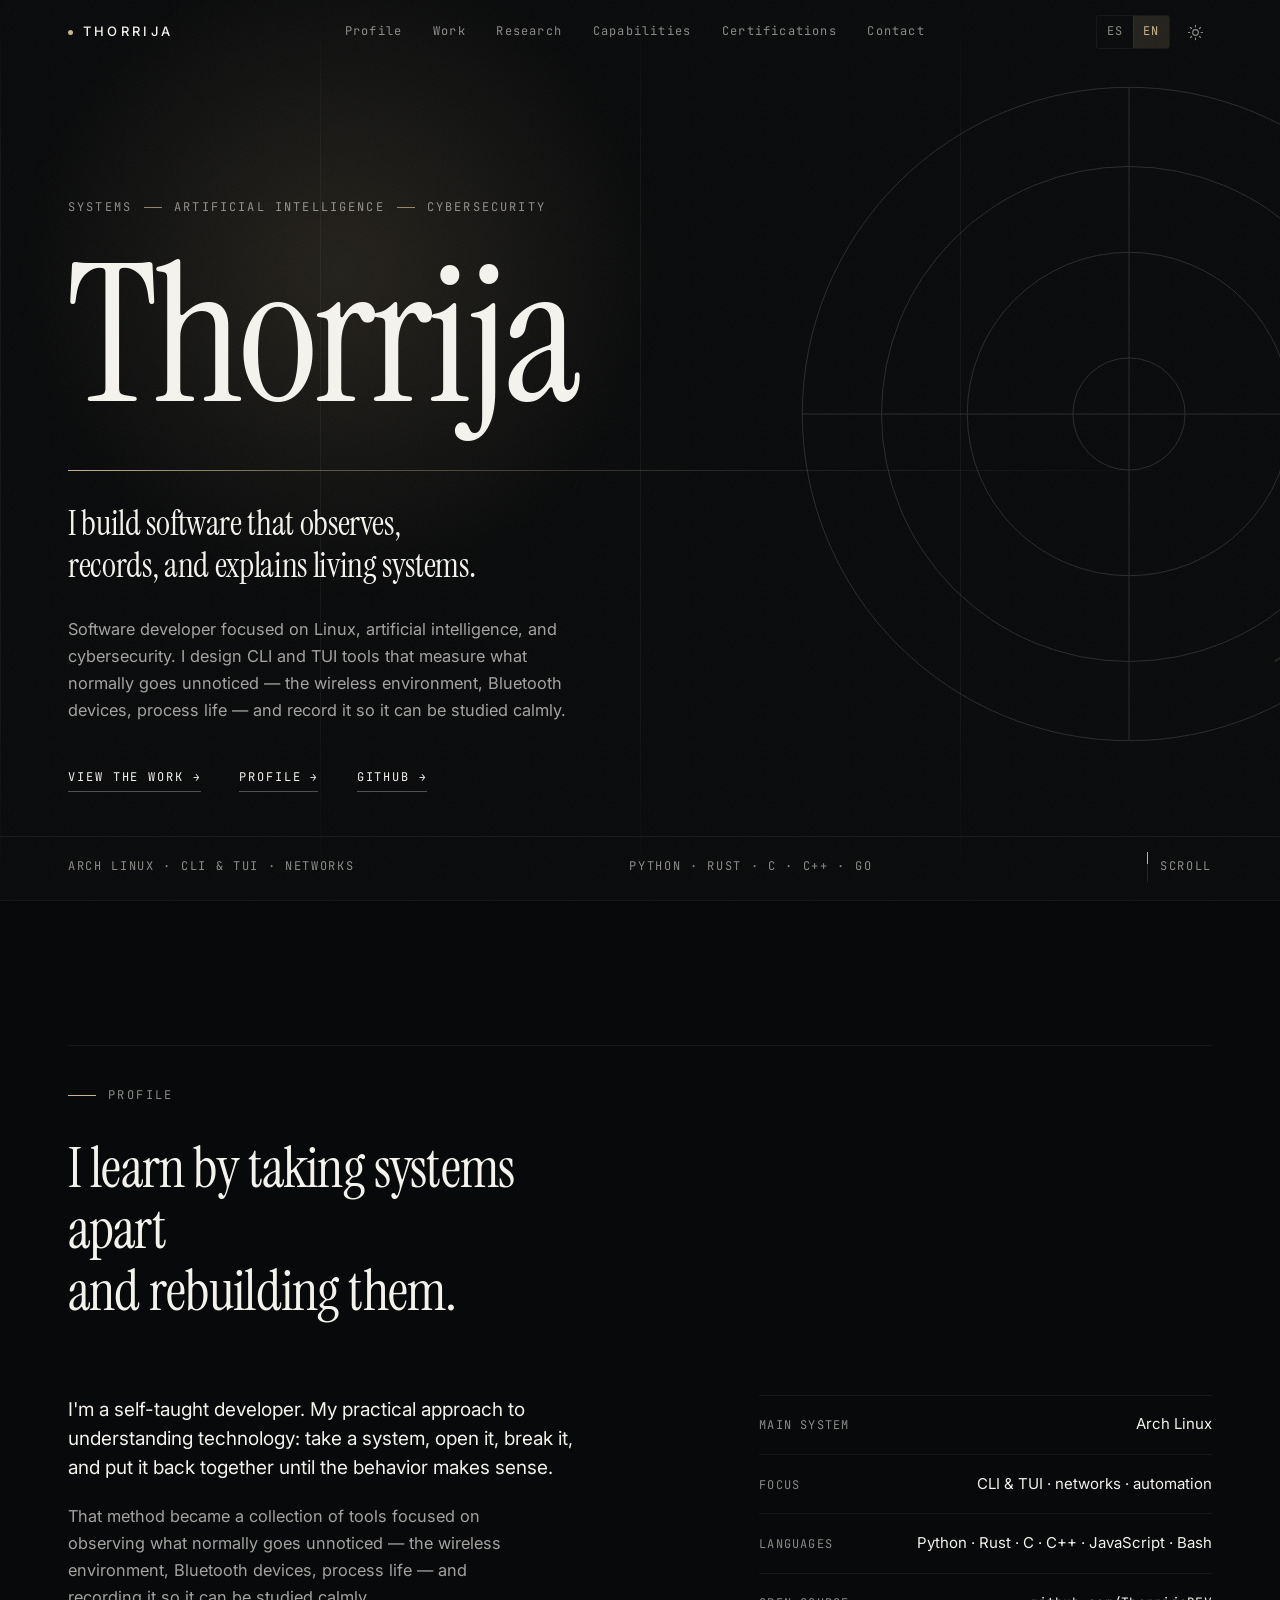
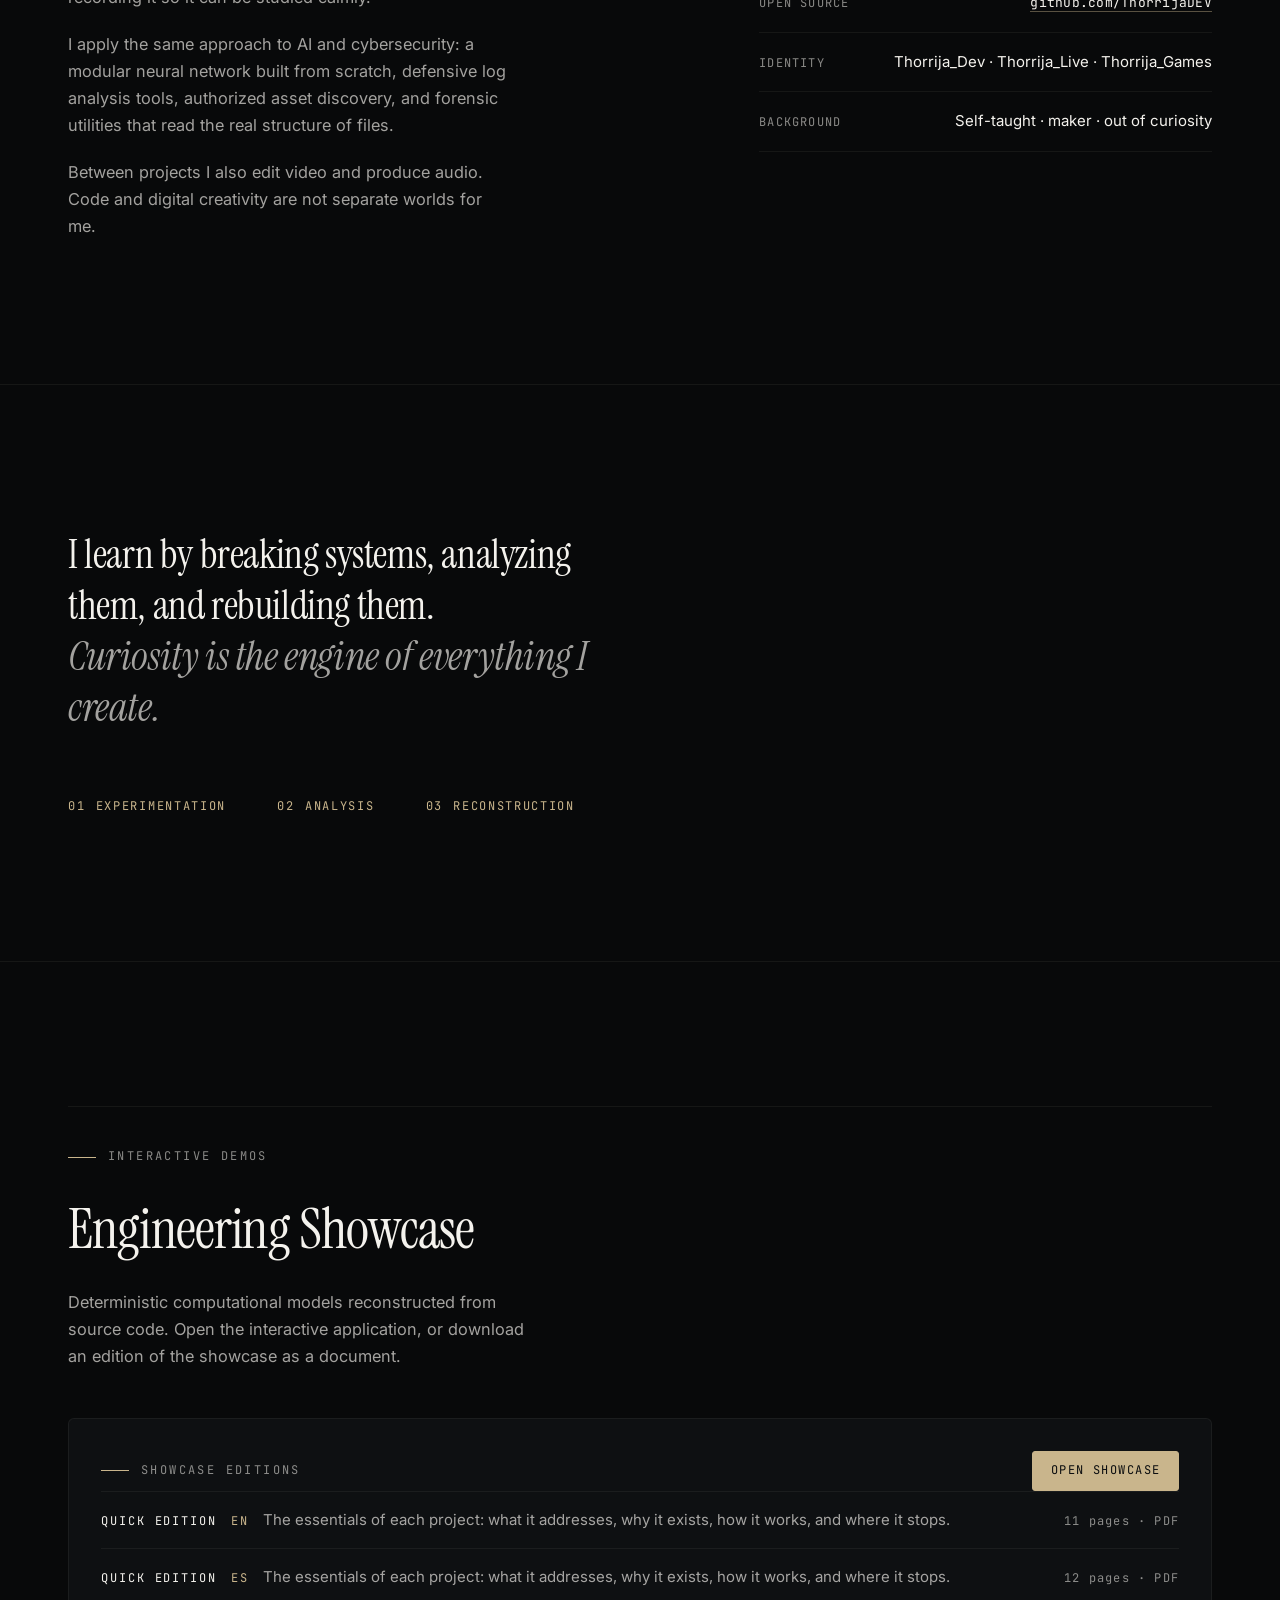
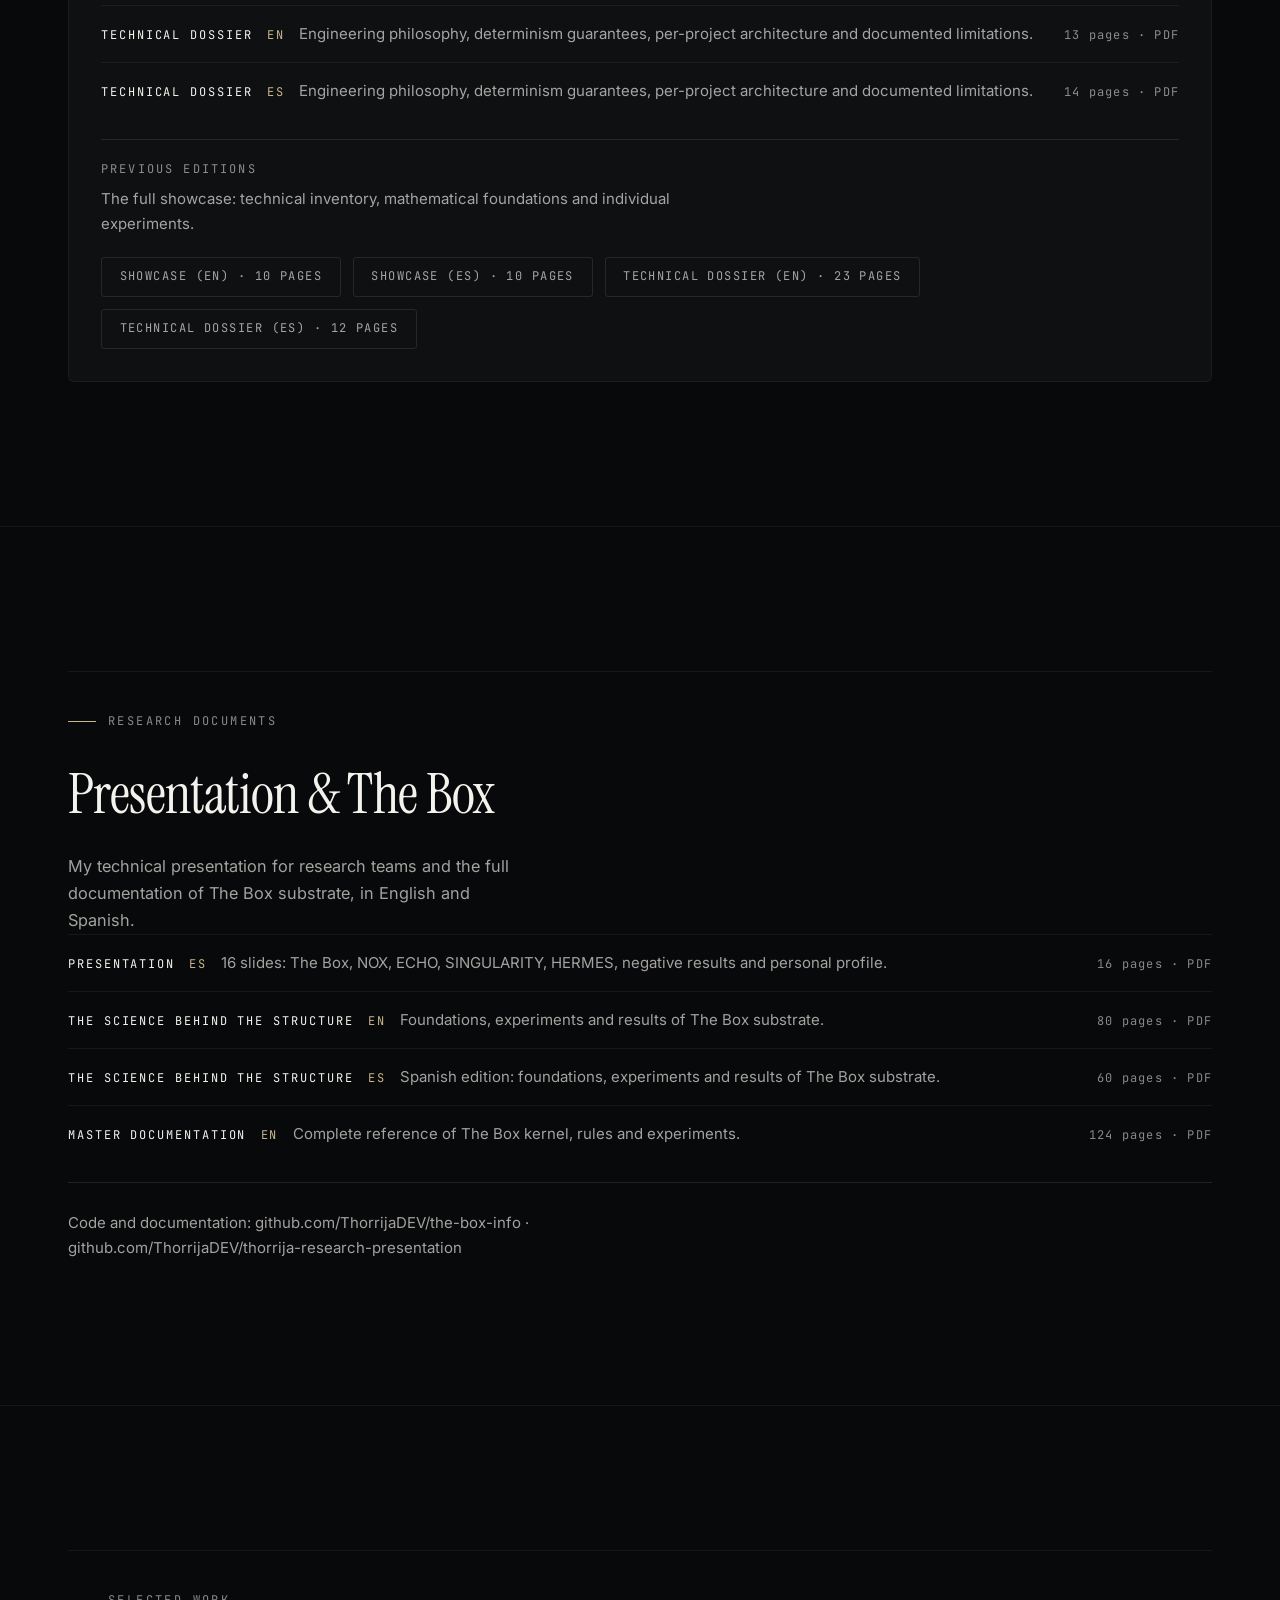
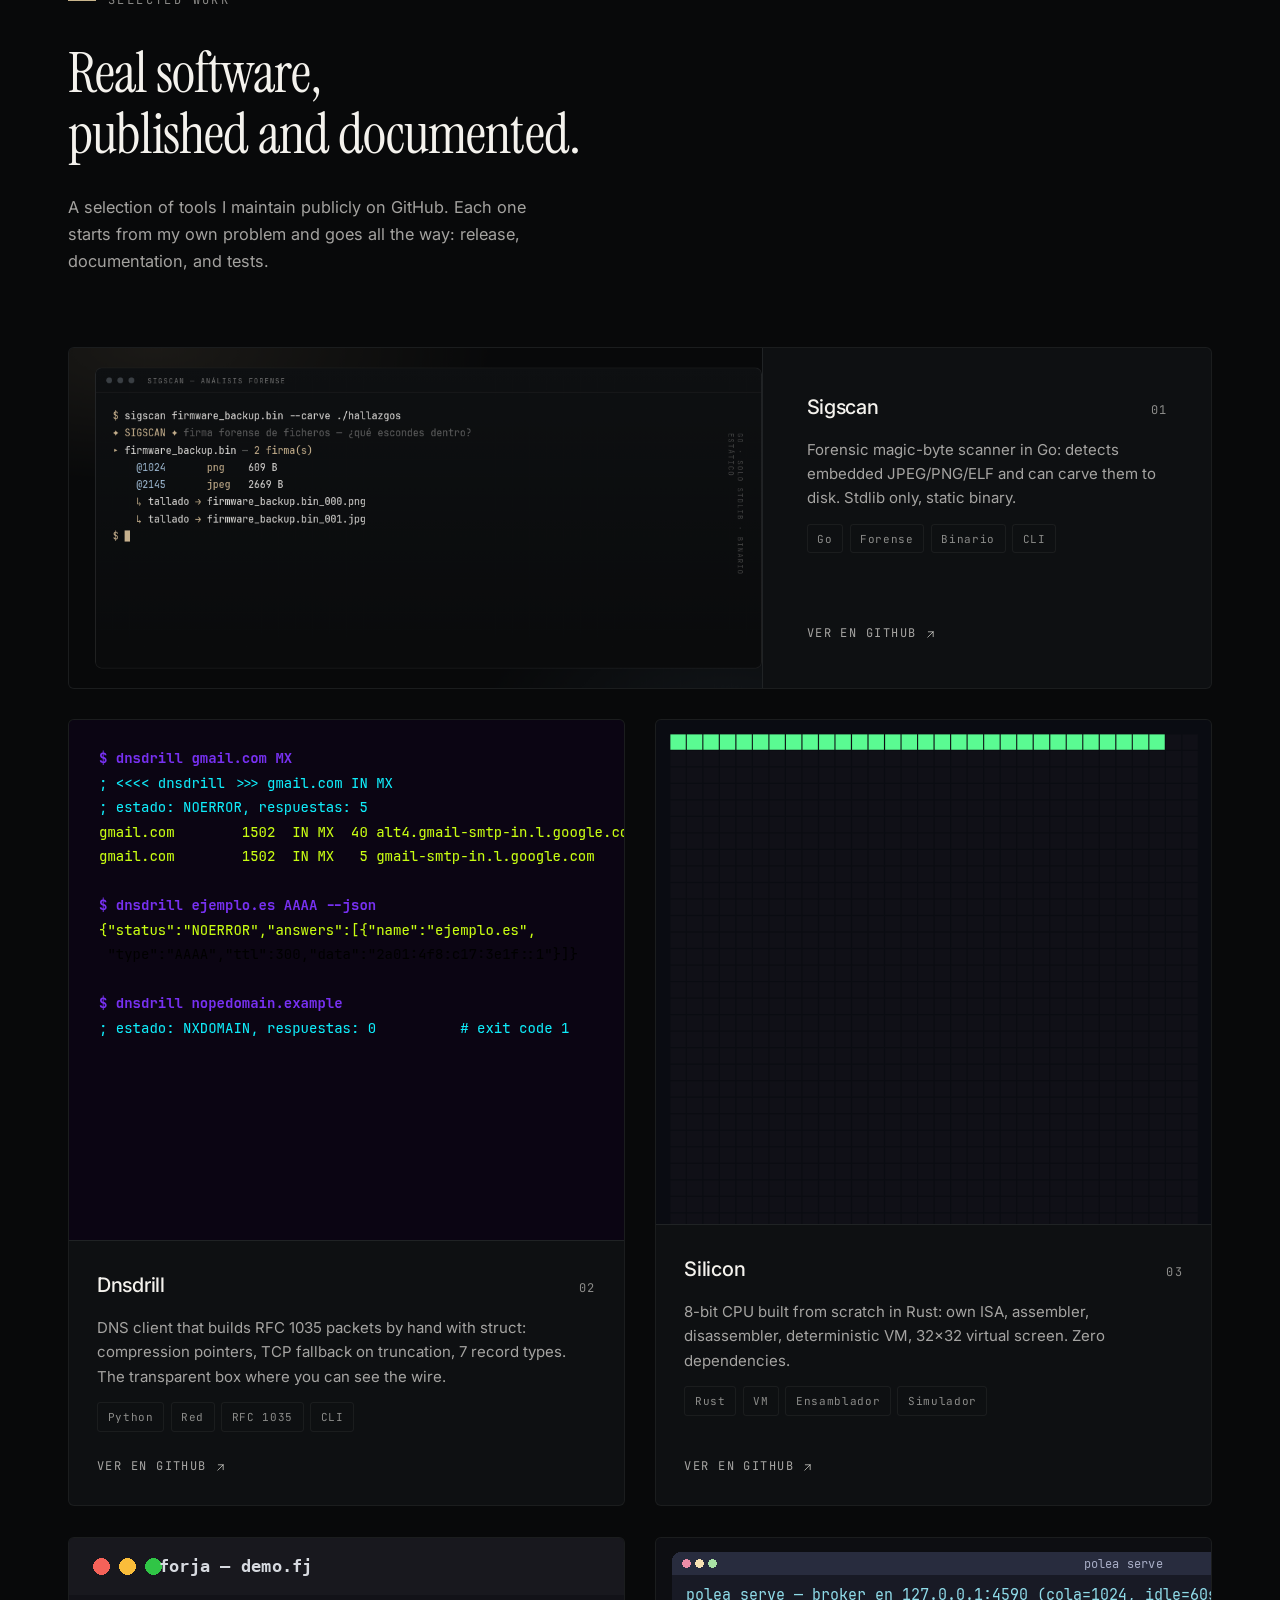
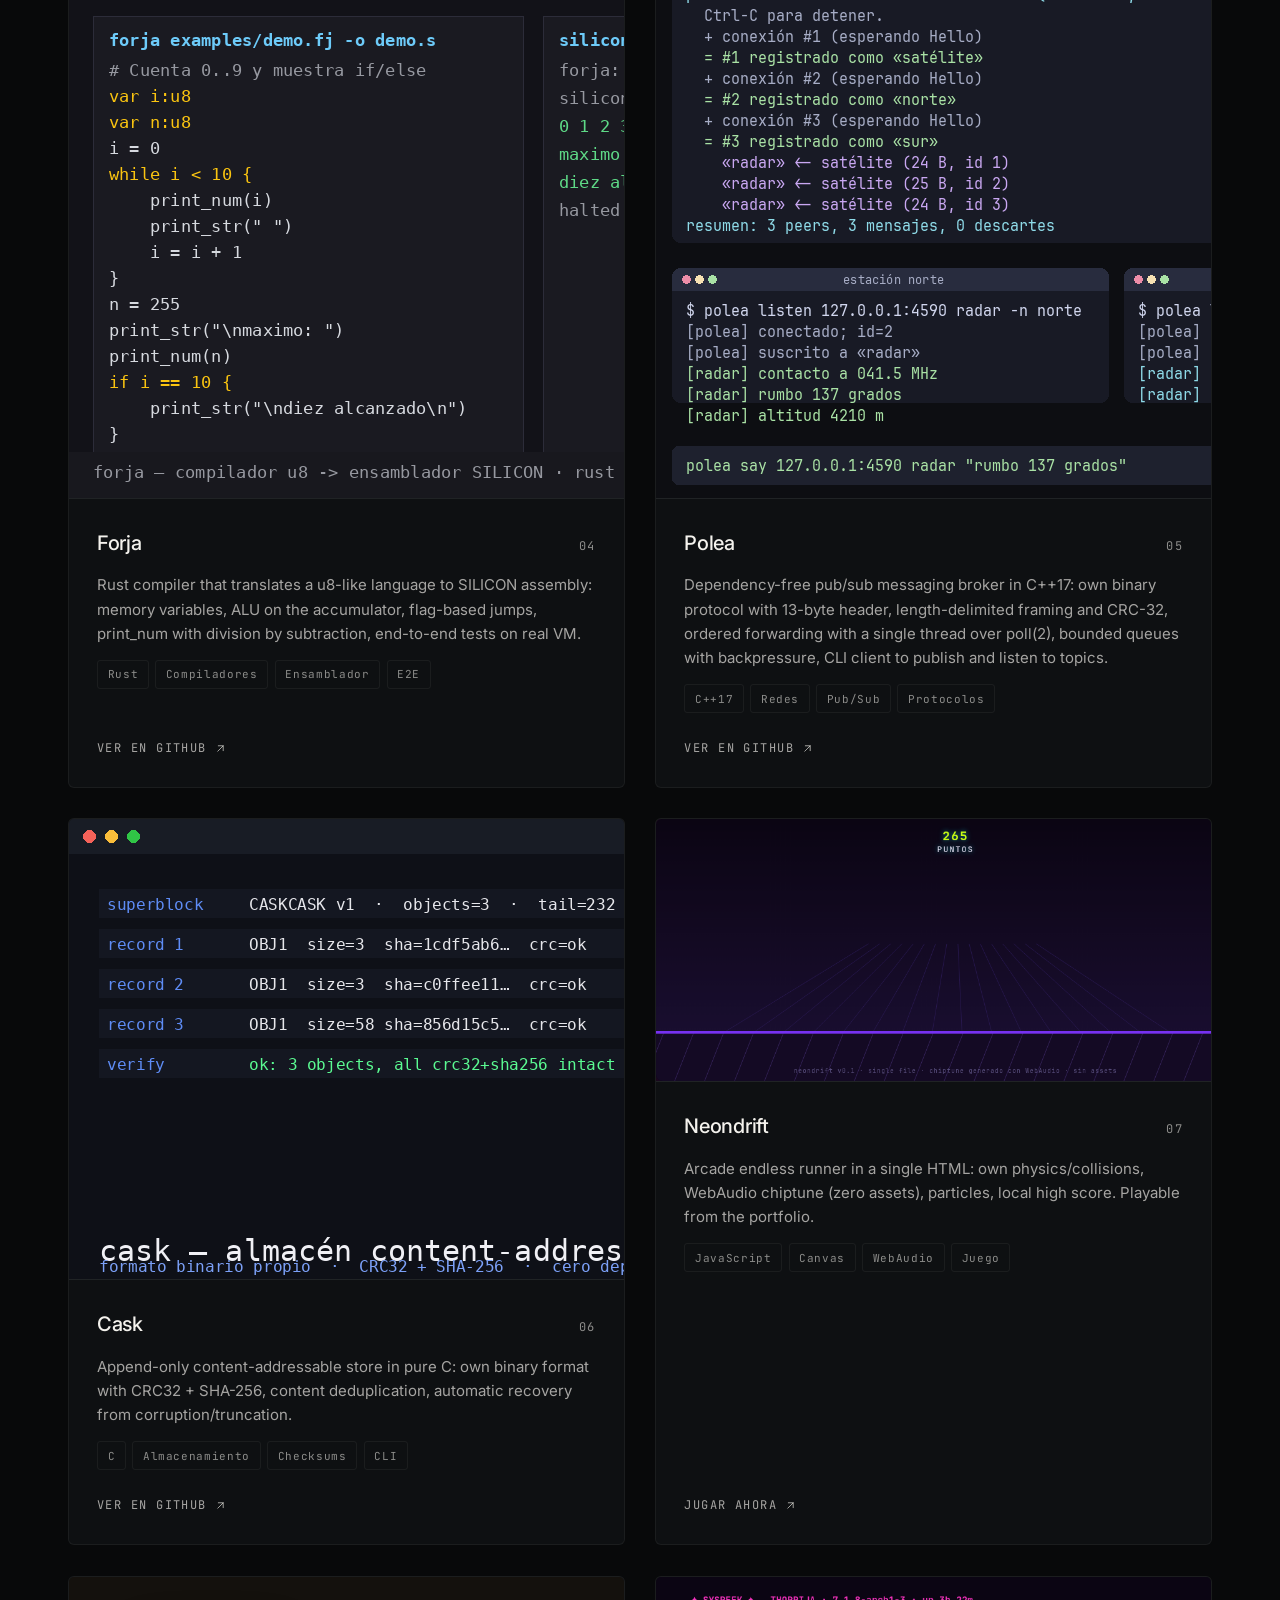
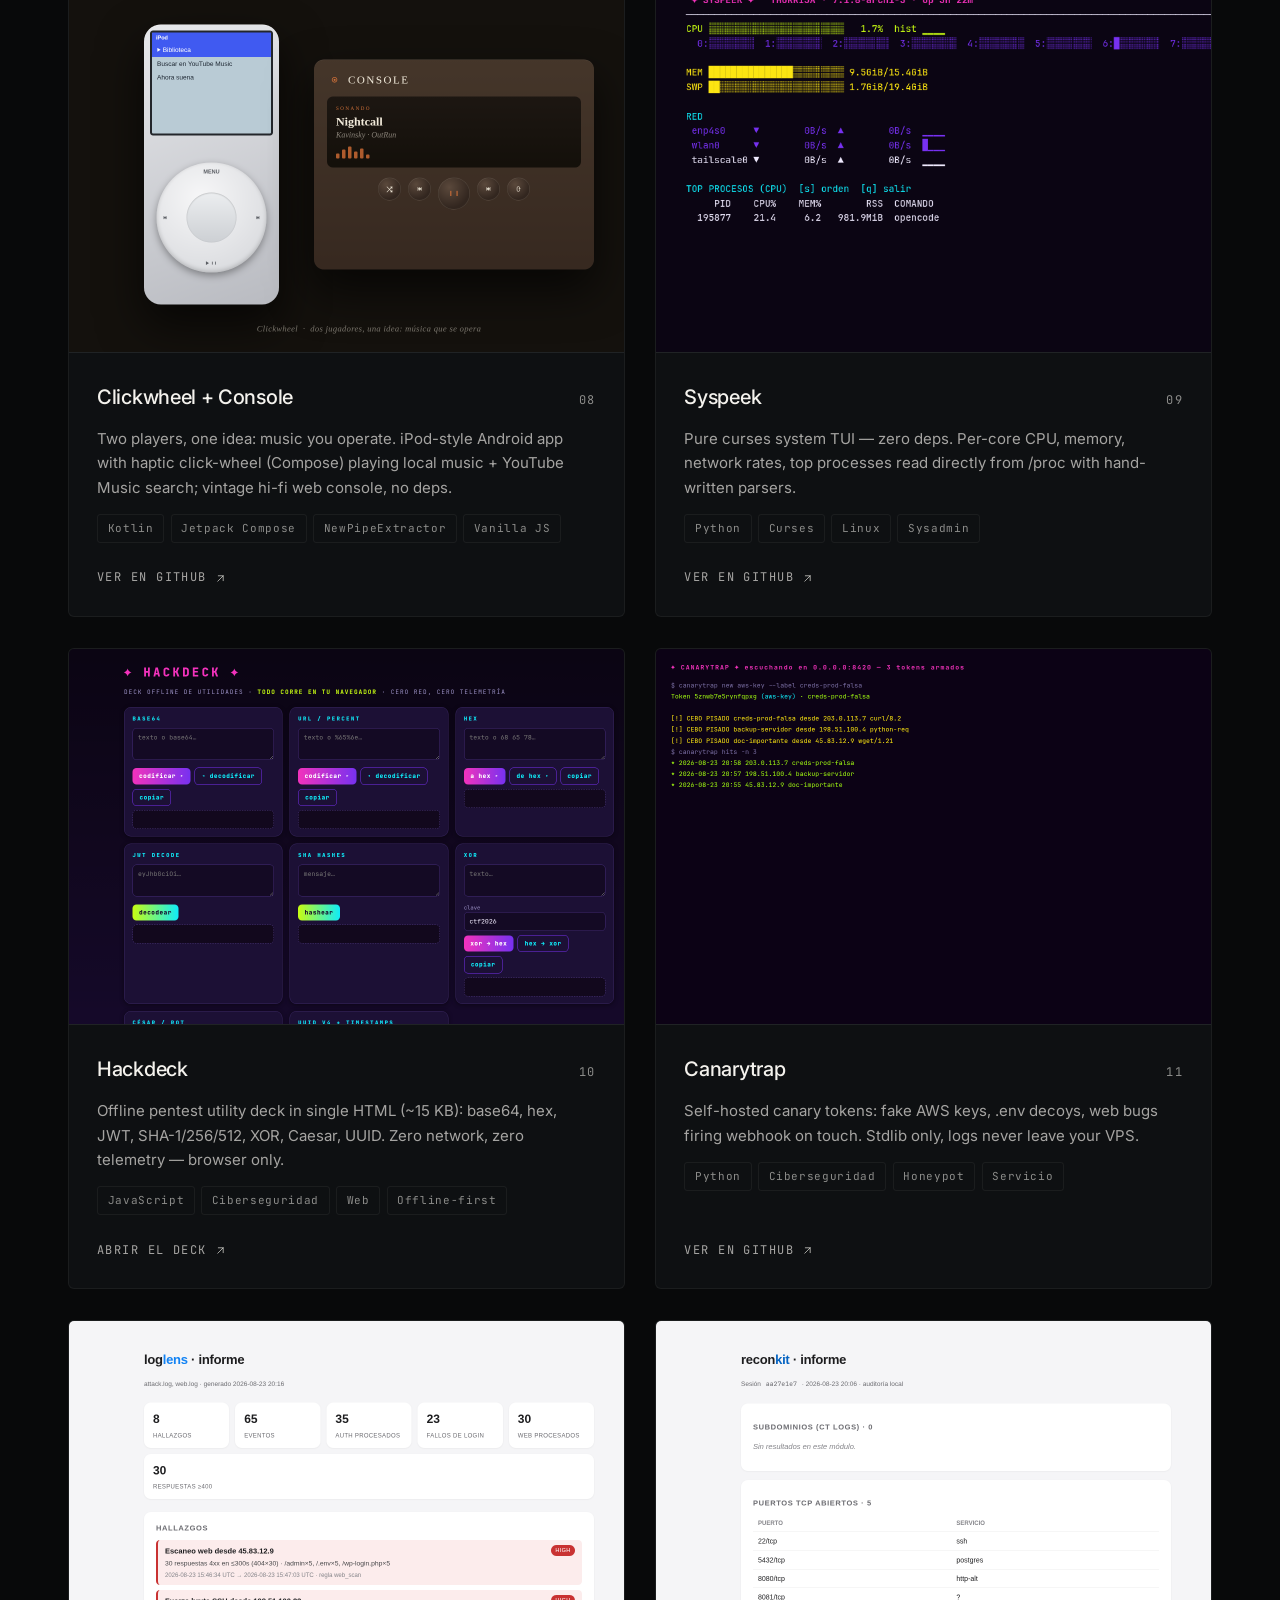
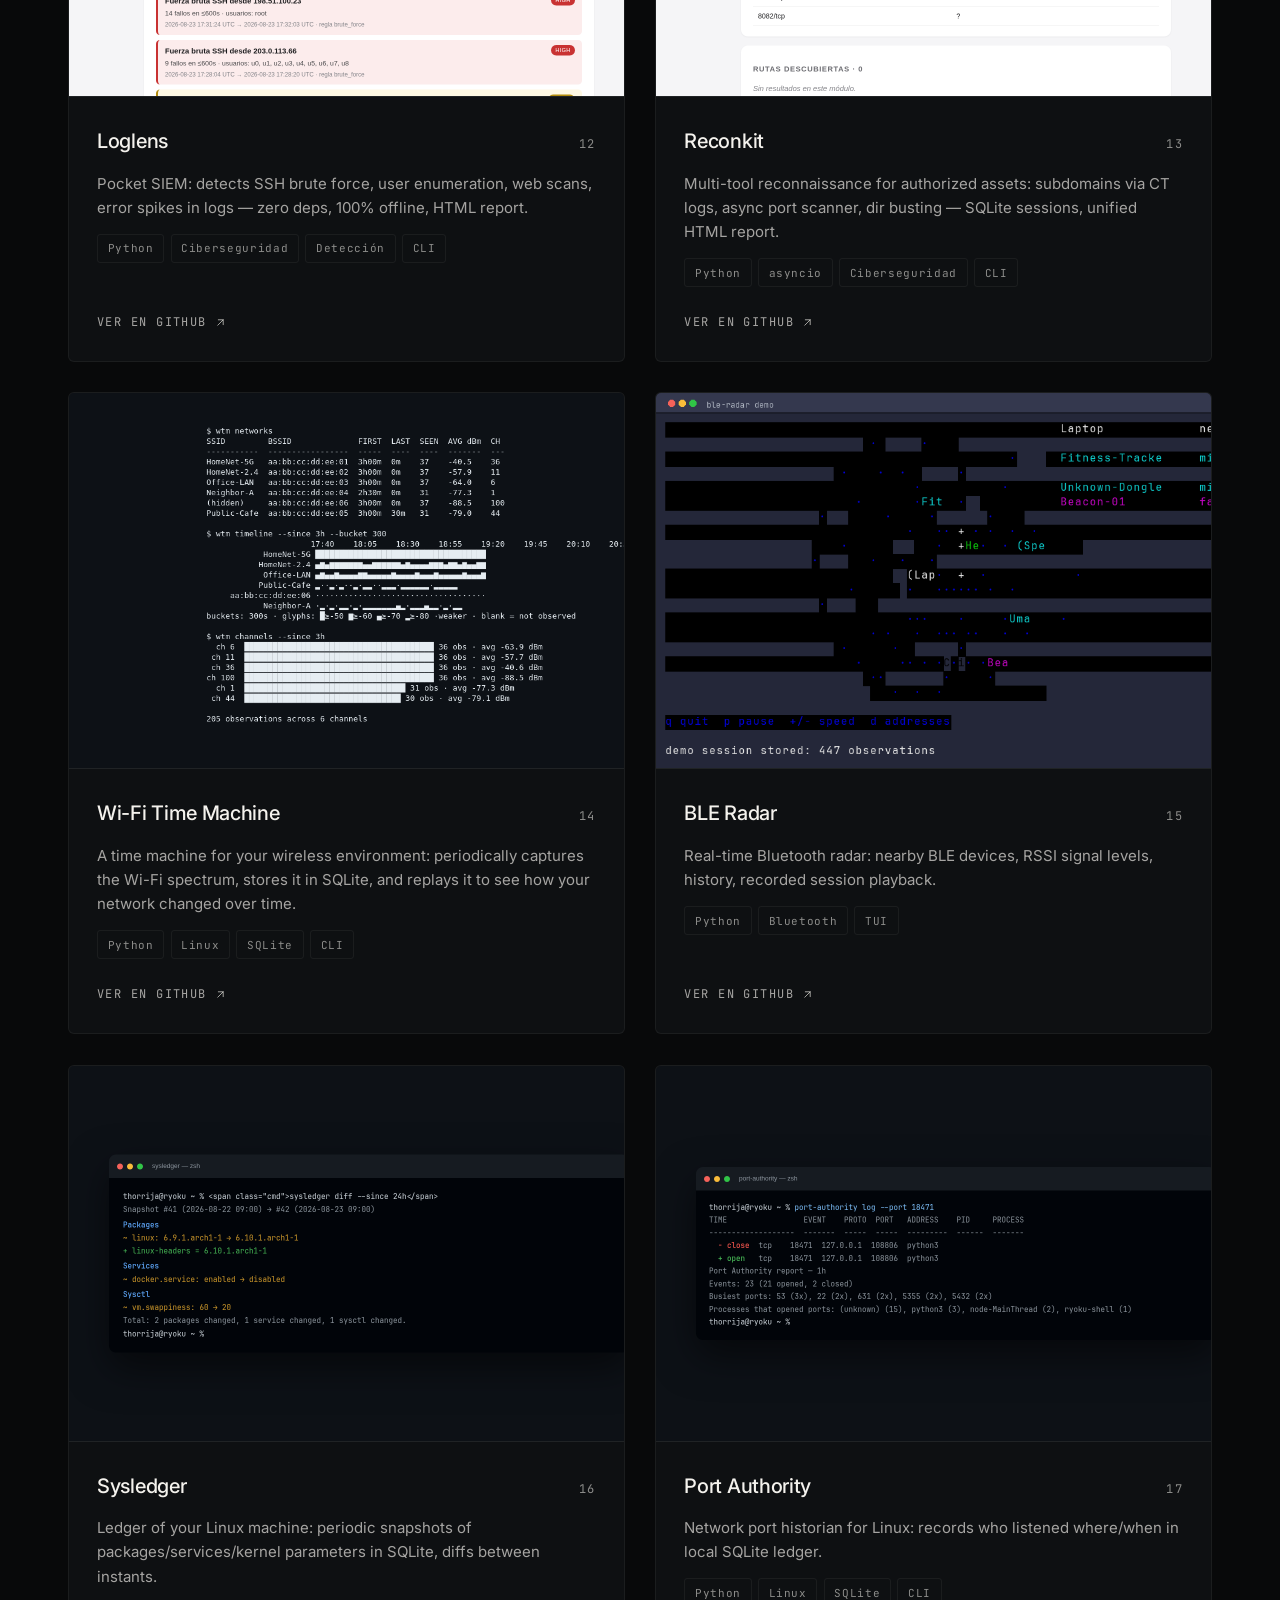
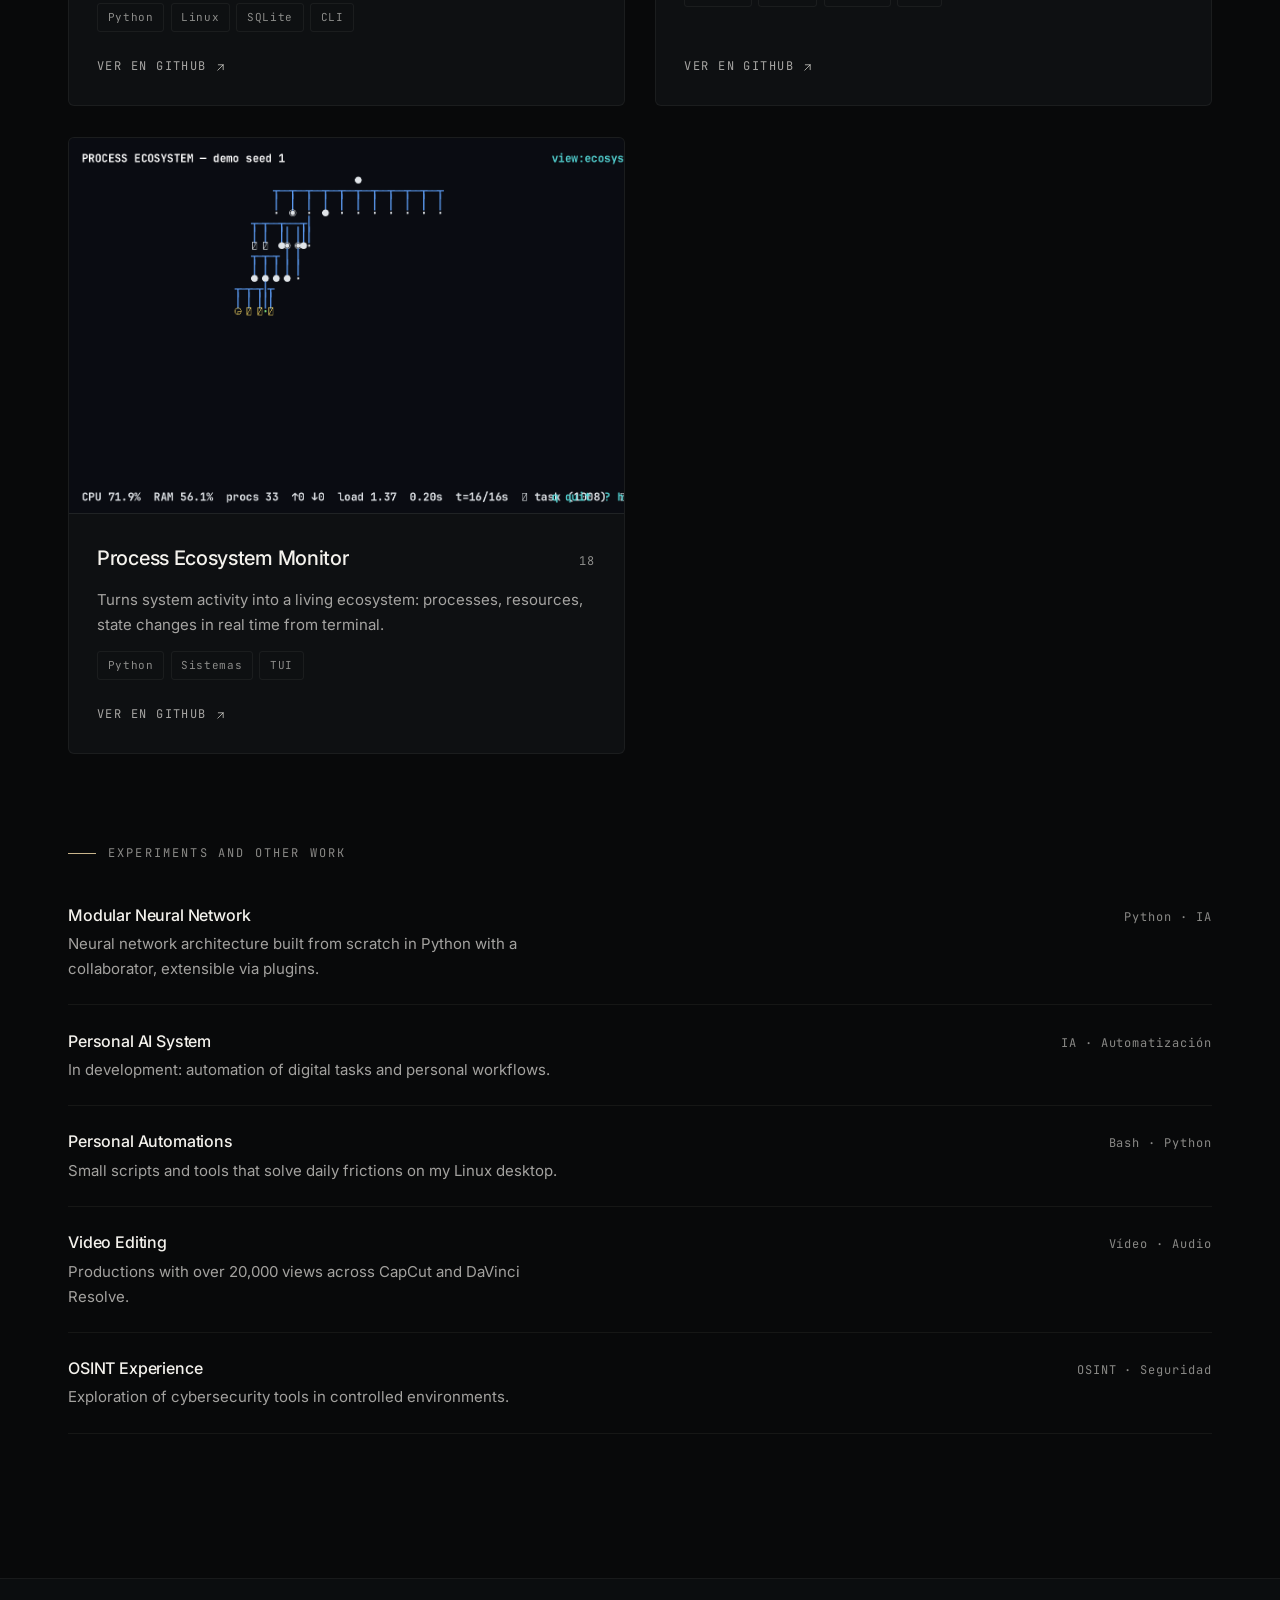
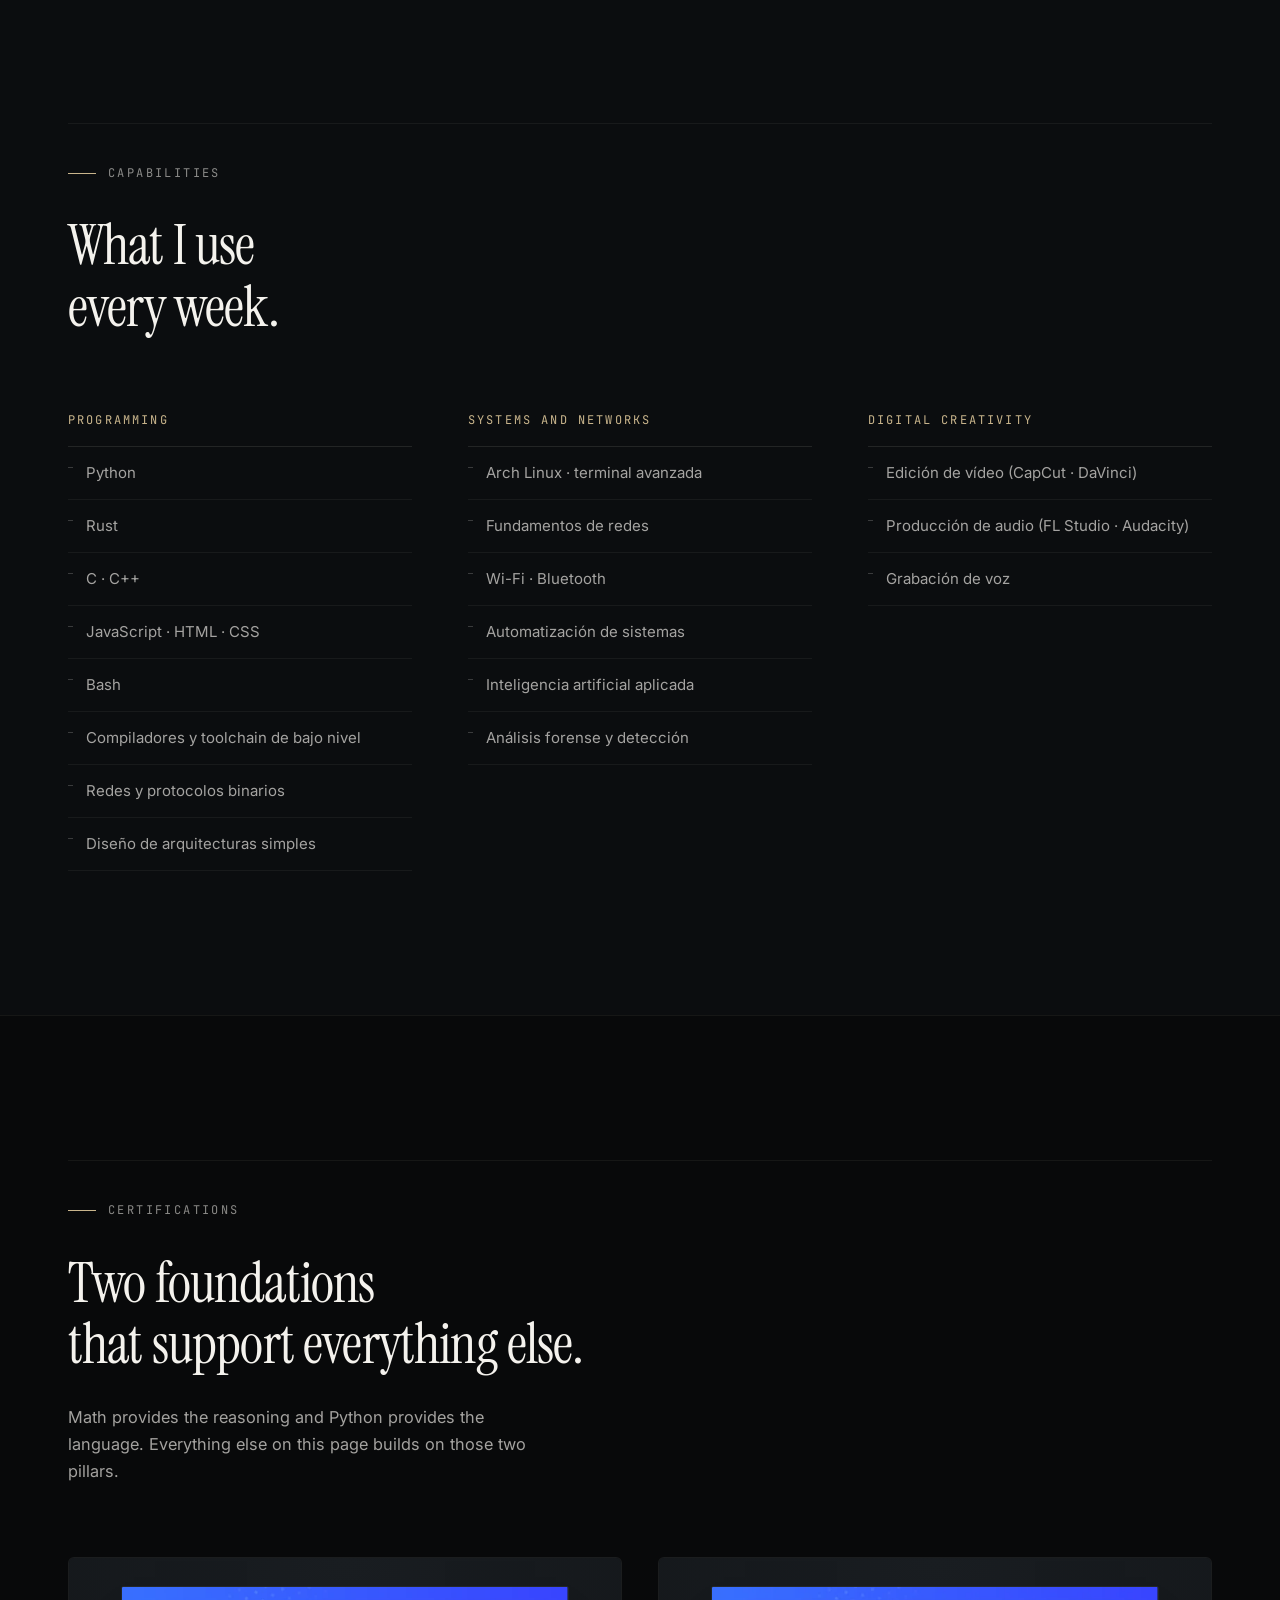
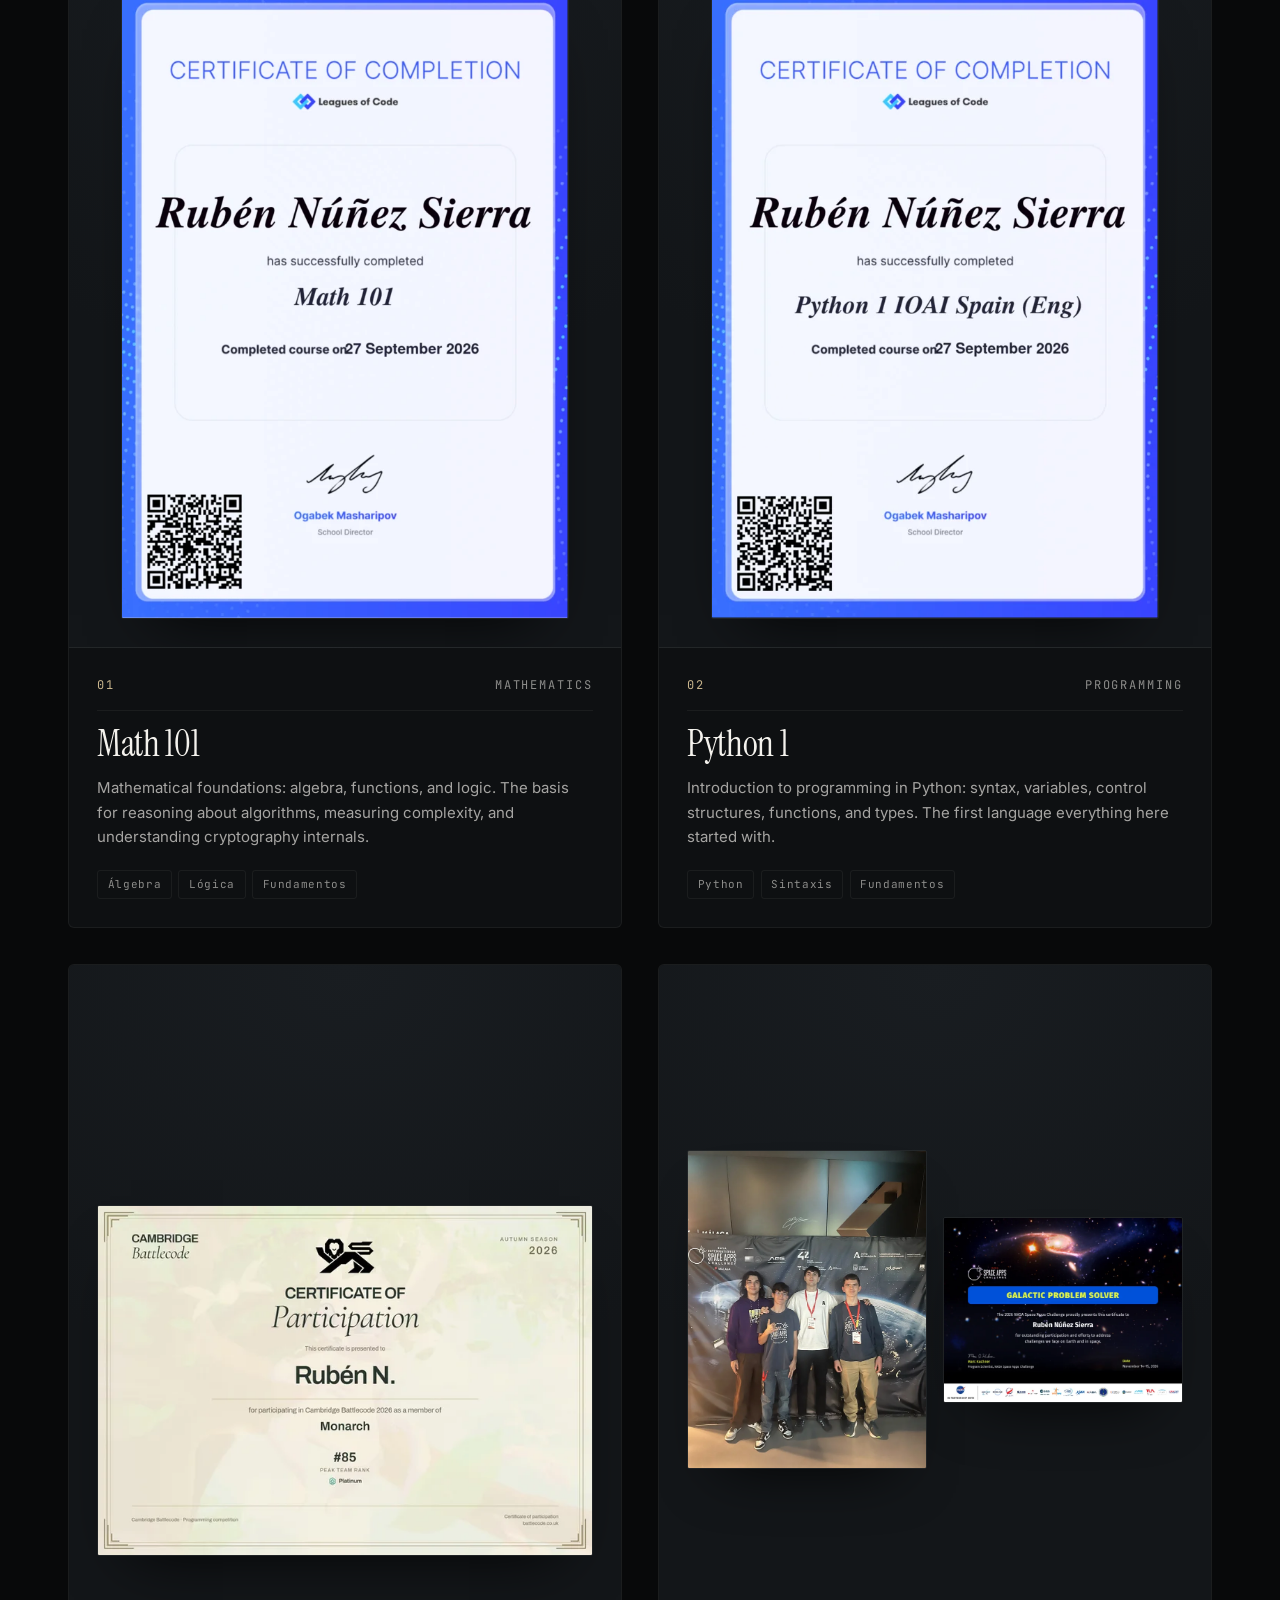
<file: index.html>
<!DOCTYPE html>
<html lang="es">
<head>
    <meta charset="UTF-8">
    <meta name="viewport" content="width=device-width, initial-scale=1.0">
    <title>Thorrija — Software de sistemas, inteligencia artificial y ciberseguridad</title>
    <meta name="description" content="Thorrija: desarrollador de software. Construyo herramientas para Linux que observan, registran y explican sistemas vivos — sistemas, inteligencia artificial y ciberseguridad.">
    <meta name="author" content="Thorrija">
    <link rel="canonical" href="https://thorrijadev.github.io/Portafolio/">
    <link rel="alternate" hreflang="es" href="https://thorrijadev.github.io/Portafolio/">
    <link rel="alternate" hreflang="en" href="https://thorrijadev.github.io/Portafolio/?lang=en">
    <link rel="alternate" hreflang="x-default" href="https://thorrijadev.github.io/Portafolio/">
    <meta name="robots" content="index, follow, max-image-preview:large">

    <meta property="og:type" content="website">
    <meta property="og:site_name" content="Thorrija">
    <meta property="og:locale" content="es_ES">
    <meta property="og:title" content="Thorrija — Software de sistemas, inteligencia artificial y ciberseguridad">
    <meta property="og:description" content="Construyo herramientas para Linux que observan, registran y explican sistemas vivos. CLI, TUI, Python y automatización.">
    <meta property="og:url" content="https://thorrijadev.github.io/Portafolio/">
    <meta property="og:image" content="https://thorrijadev.github.io/Portafolio/assets/og-cover.jpg">
    <meta property="og:image:type" content="image/jpeg">
    <meta property="og:image:width" content="1200">
    <meta property="og:image:height" content="630">
    <meta name="twitter:card" content="summary_large_image">
    <meta name="twitter:title" content="Thorrija — Software de sistemas, inteligencia artificial y ciberseguridad">
    <meta name="twitter:description" content="Construyo herramientas para Linux que observan, registran y explican sistemas vivos.">
    <meta name="twitter:image" content="https://thorrijadev.github.io/Portafolio/assets/og-cover.jpg">
    <meta name="theme-color" content="#08090a">

    <script type="application/ld+json">
    {
      "@context": "https://schema.org",
      "@type": "Person",
      "name": "Thorrija",
      "alternateName": "Rubén N.",
      "url": "https://thorrijadev.github.io/Portafolio/",
      "email": "mailto:thorrija.contact@gmail.com",
      "sameAs": ["https://github.com/ThorrijaDEV"],
      "knowsAbout": [
        "Software de sistemas",
        "Inteligencia artificial",
        "Ciberseguridad",
        "Linux",
        "Python",
        "Rust",
        "C",
        "C++",
        "Redes y protocolos"
      ]
    }
    </script>

    <link rel="icon" type="image/svg+xml" href="assets/favicon.svg">
    <link rel="apple-touch-icon" href="assets/apple-touch-icon.png">
    <link rel="preconnect" href="https://fonts.googleapis.com">
    <link rel="preconnect" href="https://fonts.gstatic.com" crossorigin>
    <link rel="preload" as="style" href="https://fonts.googleapis.com/css2?family=Instrument+Serif:ital@0;1&amp;family=Inter:wght@400;500;600&amp;family=JetBrains+Mono:wght@400;500&amp;display=swap">
    <link href="https://fonts.googleapis.com/css2?family=Instrument+Serif:ital@0;1&amp;family=Inter:wght@400;500;600&amp;family=JetBrains+Mono:wght@400;500&amp;display=swap" rel="stylesheet">
    <link rel="stylesheet" href="styles.css">
    <script defer src="i18n.js"></script>
    <script>
        document.documentElement.classList.add('js');
        (function () {
            var stored = null;
            try { stored = localStorage.getItem('theme'); } catch (e) {}
            var dark = stored ? stored === 'dark' : true;
            document.documentElement.setAttribute('data-theme', dark ? 'dark' : 'light');
        })();
    </script>
</head>
<body>
    <a class="skip-link" href="#main">Saltar al contenido</a>

    <header id="header">
        <div class="header-inner">
            <a class="wordmark" href="#top" aria-label="Thorrija — volver al inicio">
                <span class="wordmark-dot" aria-hidden="true"></span>
                <span class="wordmark-text">Thorrija</span>
            </a>
            <nav class="desktop-nav" aria-label="Principal">
                <a href="#about" data-i18n="nav_perfil">Perfil</a>
                <a href="#projects" data-i18n="nav_trabajo">Trabajo</a>
                <a href="#research" data-i18n="nav_research">Investigación</a>
                <a href="#skills" data-i18n="nav_capacidades">Capacidades</a>
                <a href="#certificates" data-i18n="nav_certificaciones">Certificaciones</a>
                <a href="#contact" data-i18n="nav_contacto">Contacto</a>
            </nav>
            <div class="header-actions">
                <div class="lang-switch" role="group" aria-labelledby="lang-switch-label">
                    <span class="sr-only" id="lang-switch-label" data-i18n="lang_switch_label">Idioma</span>
                    <button class="lang-btn active" type="button" data-lang="es" data-i18n="lang_label_es" aria-pressed="true">ES</button>
                    <button class="lang-btn" type="button" data-lang="en" data-i18n="lang_label_en" aria-pressed="false">EN</button>
                </div>
                <button id="themeToggle" class="icon-btn" type="button" aria-label="Cambiar entre tema claro y oscuro">
                    <svg class="icon-sun" viewBox="0 0 24 24" fill="none" stroke="currentColor" stroke-width="1.6" stroke-linecap="round" aria-hidden="true" focusable="false"><circle cx="12" cy="12" r="4"/><path d="M12 2v2m0 16v2M4.93 4.93l1.41 1.41m11.32 11.32 1.41 1.41M2 12h2m16 0h2M4.93 19.07l1.41-1.41M17.66 6.34l1.41-1.41"/></svg>
                    <svg class="icon-moon" viewBox="0 0 24 24" fill="none" stroke="currentColor" stroke-width="1.6" stroke-linecap="round" stroke-linejoin="round" aria-hidden="true" focusable="false"><path d="M21 12.79A9 9 0 1 1 11.21 3 7 7 0 0 0 21 12.79z"/></svg>
                </button>
                <button class="menu-btn" type="button" aria-label="Abrir menú" aria-expanded="false" aria-controls="mobileNav">
                    <span></span><span></span>
                </button>
            </div>
        </div>
    </header>

    <nav id="mobileNav" class="mobile-nav" aria-label="Menú móvil">
        <a href="#about"><span class="mobile-nav-num">01</span><span data-i18n="nav_perfil">Perfil</span></a>
        <a href="#projects"><span class="mobile-nav-num">02</span><span data-i18n="nav_trabajo">Trabajo</span></a>
        <a href="#skills"><span class="mobile-nav-num">03</span><span data-i18n="nav_capacidades">Capacidades</span></a>
        <a href="#certificates"><span class="mobile-nav-num">04</span><span data-i18n="nav_certificaciones">Certificaciones</span></a>
        <a href="#contact"><span class="mobile-nav-num">05</span><span data-i18n="nav_contacto">Contacto</span></a>
    </nav>

    <main id="main">
        <!-- ================= Hero ================= -->
        <section class="hero" id="top" aria-label="Portada">
            <div class="hero-canvas" aria-hidden="true">
                <div class="hero-grid"></div>
                <svg class="hero-aperture" viewBox="0 0 400 400" fill="none" aria-hidden="true">
                    <circle cx="200" cy="200" r="198" stroke="currentColor" stroke-width="0.6"/>
                    <circle cx="200" cy="200" r="150" stroke="currentColor" stroke-width="0.6"/>
                    <circle cx="200" cy="200" r="98" stroke="currentColor" stroke-width="0.6"/>
                    <circle cx="200" cy="200" r="34" stroke="currentColor" stroke-width="0.6"/>
                    <path d="M200 2v396M2 200h396" stroke="currentColor" stroke-width="0.6"/>
                    <circle class="aperture-arc" cx="200" cy="200" r="174" stroke="currentColor" stroke-width="1.2" stroke-linecap="round" stroke-dasharray="180 912"/>
                </svg>
                <div class="hero-spotlight" id="heroSpotlight"></div>
                <div class="hero-grain"></div>
            </div>

            <div class="container hero-inner">
                <p class="hero-eyebrow">
                    <span data-i18n="hero_eyebrow_1">Sistemas</span>
                    <i aria-hidden="true"></i>
                    <span data-i18n="hero_eyebrow_2">Inteligencia artificial</span>
                    <i aria-hidden="true"></i>
                    <span data-i18n="hero_eyebrow_3">Ciberseguridad</span>
                </p>

                <h1 class="hero-title">
                    <span class="sr-only">Thorrija</span>
                    <span class="letters" aria-hidden="true">
                        <span style="--i:0">T</span><span style="--i:1">h</span><span style="--i:2">o</span><span style="--i:3">r</span><span style="--i:4">r</span><span style="--i:5">i</span><span style="--i:6">j</span><span style="--i:7">a</span>
                    </span>
                </h1>

                <div class="hero-rule" aria-hidden="true"></div>

                <p class="hero-statement" data-i18n="hero_statement" data-i18n-html>Construyo software que observa,<br>registra y explica sistemas vivos.</p>
                <p class="hero-lede" data-i18n="hero_lede">Desarrollador de software centrado en Linux, inteligencia artificial y ciberseguridad.Diseño herramientas de línea de comandos y TUI que miden lo que normalmente pasa desapercibido — el entorno inalámbrico, los dispositivos Bluetooth, la vida de los procesos — y lo dejan registrado para poder estudiarlo con calma.</p>

                <div class="hero-links">
                    <a class="link-arrow" href="#projects" data-i18n="hero_work">Ver el trabajo</a>
                    <a class="link-arrow" href="#about" data-i18n="hero_profile">Perfil</a>
                    <a class="link-arrow" href="https://github.com/ThorrijaDEV" target="_blank" rel="noopener">GitHub</a>
                </div>
            </div>

            <div class="hero-foot">
                <div class="container hero-foot-inner">
                    <p class="mono-label" data-i18n="hero_foot_stack1">Arch Linux · CLI &amp; TUI · Redes</p>
                    <p class="mono-label" data-i18n="hero_foot_stack2">Python · Rust · C · C++ · Go</p>
                    <a class="scroll-cue" href="#about" aria-label="Ir al perfil">
                        <span class="scroll-cue-line" aria-hidden="true"></span>
                        <span class="mono-label" data-i18n="scroll_cue">Desplazar</span>
                    </a>
                </div>
            </div>
        </section>

        <!-- ================= Perfil ================= -->
        <section class="section" id="about" aria-labelledby="about-title">
            <div class="container">
                <header class="section-head">
                    <p class="eyebrow reveal"><span class="eyebrow-rule" aria-hidden="true"></span><span data-i18n="nav_perfil">Perfil</span></p>
                    <h2 class="section-title reveal delay-1" id="about-title" data-i18n="about_title" data-i18n-html>Aprendo desmontando<br>sistemas y reconstruyéndolos.</h2>
                </header>

                <div class="about-grid">
                    <div class="about-prose reveal delay-2">
                        <p class="lead" data-i18n="about_lead">Soy desarrollador autodidacta. Mi forma de entender la tecnología es práctica: tomar un sistema, abrirlo, romperlo y volver a montarlo hasta que el comportamiento tiene sentido.</p>
                        <p data-i18n="about_p1">Ese método se convirtió en una colección de herramientas centradas en observar lo que normalmente pasa desapercibido — el entorno inalámbrico, los dispositivos Bluetooth, la vida de los procesos — y en registrarlo para poder estudiarlo con calma.</p>
                        <p data-i18n="about_p2">El mismo enfoque lo aplico a la inteligencia artificial y a la ciberseguridad: una red neuronal modular construida desde cero, herramientas de análisis defensivo sobre logs, reconocimiento de activos autorizados y utilidades forenses que leen la estructura real de los ficheros.</p>
                        <p data-i18n="about_p3">Entre proyecto y proyecto también edito vídeo y produzco audio. El código y la creatividad digital no son mundos separados para mí.</p>
                    </div>

                    <dl class="fact-list reveal delay-3">
                        <div><dt data-i18n="about_system">Sistema principal</dt><dd data-i18n="about_system_val">Arch Linux</dd></div>
                        <div><dt data-i18n="about_focus">Enfoque</dt><dd data-i18n="about_focus_val">CLI &amp; TUI · redes · automatización</dd></div>
                        <div><dt data-i18n="about_languages">Idiomas</dt><dd data-i18n="about_languages_val">Python · Rust · C · C++ · JavaScript · Bash</dd></div>
                        <div><dt data-i18n="about_opensource">Código abierto</dt><dd><a href="https://github.com/ThorrijaDEV" target="_blank" rel="noopener" data-i18n="about_opensource_val">github.com/ThorrijaDEV</a></dd></div>
                        <div><dt data-i18n="about_identity">Identidad</dt><dd data-i18n="about_identity_val">Thorrija_Dev · Thorrija_Live · Thorrija_Games</dd></div>
                        <div><dt data-i18n="about_form">Forma</dt><dd data-i18n="about_form_val">Autodidacta · maker · por curiosidad</dd></div>
                    </dl>
                </div>
            </div>
        </section>

        <!-- ================= Manifiesto ================= -->
        <section class="section manifesto" aria-labelledby="manifesto-title">
            <div class="container">
                <blockquote class="reveal" id="manifesto-title">
                    <p data-i18n="manifesto_quote" data-i18n-html>Aprendo rompiendo sistemas, analizándolos y reconstruyéndolos.<br><em>La curiosidad es el motor de todo lo que creo.</em></p>
                </blockquote>
                <ol class="method-steps reveal delay-1" role="list">
                    <li><span>01</span><span data-i18n="manifesto_exp">Experimentación</span></li>
                    <li><span>02</span><span data-i18n="manifesto_analysis">Análisis</span></li>
                    <li><span>03</span><span data-i18n="manifesto_reconstruction">Reconstrucción</span></li>
                </ol>
            </div>
        </section>

        
        <!-- ================= Demostraciones ================= -->
        <section class="section" id="showcase" aria-labelledby="showcase-title">
            <div class="container">
                <header class="section-head">
                    <p class="eyebrow reveal"><span class="eyebrow-rule" aria-hidden="true"></span><span data-i18n="projects_showcase_title">Demostraciones interactivas</span></p>
                    <h2 class="section-title reveal delay-1" id="showcase-title" data-i18n="projects_showcase_heading">Engineering Showcase</h2>
                    <p class="section-lede reveal delay-2" data-i18n="projects_showcase_desc">Modelos computacionales deterministas reconstruidos desde el código fuente de mis proyectos. Cambia parámetros, observa los cálculos y explora la arquitectura.</p>
                </header>
                <div class="showcase-panel reveal delay-3 mt-8">
                    <div class="showcase-panel-head">
                        <h3 class="showcase-panel-title" data-i18n="showcase_editions_title">Ediciones del showcase</h3>
                        <a class="btn primary" href="../showcase/" target="_blank" rel="noopener" data-i18n="projects_showcase_link">Abrir showcase</a>
                    </div>

                    <ul class="edition-list" role="list">
                        <li class="edition-item">
                            <a class="edition-link" href="./report/Thorrija-Engineering-Showcase-Quick-EN.pdf" target="_blank" rel="noopener">
                                <span class="edition-kind" data-i18n="edition_kind_quick">Edición rápida</span>
                                <span class="edition-lang" data-i18n="lang_label_en">EN</span>
                                <span class="edition-desc" data-i18n="edition_desc_quick">Lo esencial de cada proyecto: qué aborda, por qué existe, cómo funciona y dónde se queda corto.</span>
                                <span class="edition-pages" data-i18n="edition_pages_quick_en">11 páginas · PDF</span>
                            </a>
                        </li>
                        <li class="edition-item">
                            <a class="edition-link" href="./report/Thorrija-Engineering-Showcase-Quick-ES.pdf" target="_blank" rel="noopener">
                                <span class="edition-kind" data-i18n="edition_kind_quick">Edición rápida</span>
                                <span class="edition-lang" data-i18n="lang_label_es">ES</span>
                                <span class="edition-desc" data-i18n="edition_desc_quick">Lo esencial de cada proyecto: qué aborda, por qué existe, cómo funciona y dónde se queda corto.</span>
                                <span class="edition-pages" data-i18n="edition_pages_quick_es">12 páginas · PDF</span>
                            </a>
                        </li>
                        <li class="edition-item">
                            <a class="edition-link" href="./report/Thorrija-Engineering-Showcase-Technical-EN.pdf" target="_blank" rel="noopener">
                                <span class="edition-kind" data-i18n="edition_kind_technical">Dossier técnico</span>
                                <span class="edition-lang" data-i18n="lang_label_en">EN</span>
                                <span class="edition-desc" data-i18n="edition_desc_technical">Filosofía de ingeniería, garantías de determinismo, arquitectura de cada proyecto y límites documentados.</span>
                                <span class="edition-pages" data-i18n="edition_pages_technical_en">13 páginas · PDF</span>
                            </a>
                        </li>
                        <li class="edition-item">
                            <a class="edition-link" href="./report/Thorrija-Engineering-Showcase-Technical-ES.pdf" target="_blank" rel="noopener">
                                <span class="edition-kind" data-i18n="edition_kind_technical">Dossier técnico</span>
                                <span class="edition-lang" data-i18n="lang_label_es">ES</span>
                                <span class="edition-desc" data-i18n="edition_desc_technical">Filosofía de ingeniería, garantías de determinismo, arquitectura de cada proyecto y límites documentados.</span>
                                <span class="edition-pages" data-i18n="edition_pages_technical_es">14 páginas · PDF</span>
                            </a>
                        </li>
                    </ul>

                    <div class="showcase-legacy">
                        <h4 class="showcase-legacy-title" data-i18n="showcase_legacy_title">Ediciones anteriores</h4>
                        <p class="showcase-legacy-desc" data-i18n="showcase_legacy_desc">El showcase completo: inventario técnico, fundamentos matemáticos y experimentos individuales.</p>
                        <div class="controls mt-4">
                            <a class="btn secondary" href="./report/Thorrija-Engineering-Showcase.en.pdf" target="_blank" rel="noopener" data-i18n="showcase_legacy_pdf_en">Showcase (EN) · 10 páginas</a>
                            <a class="btn secondary" href="./report/Thorrija-Engineering-Showcase.es.pdf" target="_blank" rel="noopener" data-i18n="showcase_legacy_pdf_es">Showcase (ES) · 10 páginas</a>
                            <a class="btn secondary" href="./report/Thorrija-Engineering-Showcase-Technical-Dossier.pdf" target="_blank" rel="noopener" data-i18n="showcase_legacy_dossier_en">Dossier técnico (EN) · 23 páginas</a>
                            <a class="btn secondary" href="./report/Thorrija-Engineering-Showcase-Technico.pdf" target="_blank" rel="noopener" data-i18n="showcase_legacy_dossier_es">Dossier técnico (ES) · 12 páginas</a>
                        </div>
                    </div>
                </div>
            </div>
        </section>

        <!-- ================= Investigación / Documentos ================= -->
        <section class="section" id="research" aria-labelledby="research-title">
            <div class="container">
                <header class="section-head">
                    <p class="eyebrow reveal"><span class="eyebrow-rule" aria-hidden="true"></span><span data-i18n="research_eyebrow">Documentos de investigación</span></p>
                    <h2 class="section-title reveal delay-1" id="research-title" data-i18n="research_title">Presentación y The Box</h2>
                    <p class="section-lede reveal delay-2" data-i18n="research_desc">Mi presentación técnica para equipos de investigación y la documentación completa del sustrato The Box, en inglés y español.</p>
                </header>
                <ul class="edition-list reveal delay-3" role="list">
                    <li class="edition-item">
                        <a class="edition-link" href="./report/Thorrija-Research-Presentation-16p.pdf" target="_blank" rel="noopener">
                            <span class="edition-kind" data-i18n="research_kind_presentation">Presentación</span>
                            <span class="edition-lang" data-i18n="lang_label_es">ES</span>
                            <span class="edition-desc" data-i18n="research_desc_presentation">16 diapositivas: The Box, NOX, ECHO, SINGULARITY, HERMES, resultados negativos y perfil personal.</span>
                            <span class="edition-pages" data-i18n="research_pages_presentation">16 páginas · PDF</span>
                        </a>
                    </li>
                    <li class="edition-item">
                        <a class="edition-link" href="./report/the-box-info/THE_BOX_THE_SCIENCE_BEHIND_THE_STRUCTURE.pdf" target="_blank" rel="noopener">
                            <span class="edition-kind" data-i18n="research_kind_science">La ciencia detrás de la estructura</span>
                            <span class="edition-lang" data-i18n="lang_label_en">EN</span>
                            <span class="edition-desc" data-i18n="research_desc_science">Fundamentos, experimentos y resultados del sustrato The Box.</span>
                            <span class="edition-pages" data-i18n="research_pages_science_en">80 páginas · PDF</span>
                        </a>
                    </li>
                    <li class="edition-item">
                        <a class="edition-link" href="./report/the-box-info/THE_BOX_THE_SCIENCE_BEHIND_THE_STRUCTURE_ES.pdf" target="_blank" rel="noopener">
                            <span class="edition-kind" data-i18n="research_kind_science">La ciencia detrás de la estructura</span>
                            <span class="edition-lang" data-i18n="lang_label_es">ES</span>
                            <span class="edition-desc" data-i18n="research_desc_science_es">Versión en español: fundamentos, experimentos y resultados del sustrato The Box.</span>
                            <span class="edition-pages" data-i18n="research_pages_science_es">60 páginas · PDF</span>
                        </a>
                    </li>
                    <li class="edition-item">
                        <a class="edition-link" href="./report/the-box-info/THE_BOX_MASTER_DOCUMENTATION_EL_REAL.pdf" target="_blank" rel="noopener">
                            <span class="edition-kind" data-i18n="research_kind_master">Documentación maestra</span>
                            <span class="edition-lang" data-i18n="lang_label_en">EN</span>
                            <span class="edition-desc" data-i18n="research_desc_master">Referencia completa del kernel, reglas y experimentos de The Box.</span>
                            <span class="edition-pages" data-i18n="research_pages_master">124 páginas · PDF</span>
                        </a>
                    </li>
                </ul>
                <div class="showcase-legacy reveal delay-4">
                    <p class="showcase-legacy-desc" data-i18n="research_repo_note">Código y documentación: github.com/ThorrijaDEV/the-box-info · github.com/ThorrijaDEV/thorrija-research-presentation</p>
                </div>
            </div>
        </section>

        <!-- ================= Trabajo ================= -->
        <section class="section" id="projects" aria-labelledby="projects-title">
            <div class="container">
                <header class="section-head">
                    <p class="eyebrow reveal"><span class="eyebrow-rule" aria-hidden="true"></span><span data-i18n="projects_eyebrow">Trabajo seleccionado</span></p>
                    <h2 class="section-title reveal delay-1" id="projects-title" data-i18n="projects_title" data-i18n-html>Software real,<br>publicado y documentado.</h2>
                    <p class="section-lede reveal delay-2" data-i18n="projects_lede">Una selección de las herramientas que mantengo públicamente en GitHub. Cada una nace de un problema propio y llega hasta el final: release, documentación y pruebas.</p>
                </header>

                <div class="project-grid">
                    <article class="project-card project-card--feature reveal">
                        <a class="project-media" href="https://github.com/ThorrijaDEV/sigscan" target="_blank" rel="noopener" tabindex="-1" aria-hidden="true">
                            <img src="assets/sigscan-demo.png" alt="Consola de sigscan con firmas PNG y JPEG detectadas y talladas a disco" loading="lazy" decoding="async" width="1100" height="520">
                        </a>
                        <div class="project-body">
                            <div class="project-head">
                                <h3><a href="https://github.com/ThorrijaDEV/sigscan" target="_blank" rel="noopener"><span data-i18n="proj_sigscan">Sigscan</span></a></h3>
                                <span class="project-index">01</span>
                            </div>
                            <p class="project-desc"><span data-i18n="proj_sigscan_desc">Escáner forense de firmas mágicas en Go: detecta JPEG/PNG/ELF embebidos y los puede tallar a disco. Solo stdlib, binario estático.</span></p>
                            <ul class="tag-row" role="list">
                                <li>Go</li><li>Forense</li><li>Binario</li><li>CLI</li>
                            </ul>
                            <a class="arrow-link" href="https://github.com/ThorrijaDEV/sigscan" target="_blank" rel="noopener">Ver en GitHub<svg viewBox="0 0 24 24" fill="none" stroke="currentColor" stroke-width="1.8" stroke-linecap="round" stroke-linejoin="round" aria-hidden="true"><path d="M7 17 17 7M8 7h9v9"/></svg></a>
                        </div>
                    </article>

                    <article class="project-card reveal">
                        <a class="project-media" href="https://github.com/ThorrijaDEV/dnsdrill" target="_blank" rel="noopener" tabindex="-1" aria-hidden="true">
                            <img src="assets/dnsdrill-demo.png" alt="Consultas DNS de dnsdrill con registros MX y salida JSON" loading="lazy" decoding="async" width="1100" height="520">
                        </a>
                        <div class="project-body">
                            <div class="project-head">
                                <h3><a href="https://github.com/ThorrijaDEV/dnsdrill" target="_blank" rel="noopener"><span data-i18n="proj_dnsdrill">Dnsdrill</span></a></h3>
                                <span class="project-index">02</span>
                            </div>
                            <p class="project-desc"><span data-i18n="proj_dnsdrill_desc">Cliente DNS que construye los paquetes RFC 1035 a mano con struct: punteros de compresión, fallback TCP en truncados, 7 tipos de registro. La caja transparente donde se ve el cable.</span></p>
                            <ul class="tag-row" role="list">
                                <li>Python</li><li>Red</li><li>RFC 1035</li><li>CLI</li>
                            </ul>
                            <a class="arrow-link" href="https://github.com/ThorrijaDEV/dnsdrill" target="_blank" rel="noopener">Ver en GitHub<svg viewBox="0 0 24 24" fill="none" stroke="currentColor" stroke-width="1.8" stroke-linecap="round" stroke-linejoin="round" aria-hidden="true"><path d="M7 17 17 7M8 7h9v9"/></svg></a>
                        </div>
                    </article>

                    <article class="project-card reveal">
                        <a class="project-media" href="https://github.com/ThorrijaDEV/silicon" target="_blank" rel="noopener" tabindex="-1" aria-hidden="true">
                            <img src="assets/silicon-demo.png" alt="Pantalla virtual de 32x32 de silicon mostrando una diagonal en verde" loading="lazy" decoding="async" width="504" height="504">
                        </a>
                        <div class="project-body">
                            <div class="project-head">
                                <h3><a href="https://github.com/ThorrijaDEV/silicon" target="_blank" rel="noopener"><span data-i18n="proj_silicon">Silicon</span></a></h3>
                                <span class="project-index">03</span>
                            </div>
                            <p class="project-desc"><span data-i18n="proj_silicon_desc">CPU de 8 bits construida desde cero en Rust: ISA propia, ensamblador, desensamblador, VM determinista y pantalla virtual de 32×32. Cero dependencias.</span></p>
                            <ul class="tag-row" role="list">
                                <li>Rust</li><li>VM</li><li>Ensamblador</li><li>Simulador</li>
                            </ul>
                            <a class="arrow-link" href="https://github.com/ThorrijaDEV/silicon" target="_blank" rel="noopener">Ver en GitHub<svg viewBox="0 0 24 24" fill="none" stroke="currentColor" stroke-width="1.8" stroke-linecap="round" stroke-linejoin="round" aria-hidden="true"><path d="M7 17 17 7M8 7h9v9"/></svg></a>
                        </div>
                    </article>

                    <article class="project-card reveal">
                        <a class="project-media" href="https://github.com/ThorrijaDEV/forja" target="_blank" rel="noopener" tabindex="-1" aria-hidden="true">
                            <img src="assets/forja-demo.png" alt="Compilador forja: lenguaje u8 compilado a ensamblador SILICON y ejecutado en la consola de la VM" loading="lazy" decoding="async" width="920" height="560">
                        </a>
                        <div class="project-body">
                            <div class="project-head">
                                <h3><a href="https://github.com/ThorrijaDEV/forja" target="_blank" rel="noopener"><span data-i18n="proj_forja">Forja</span></a></h3>
                                <span class="project-index">04</span>
                            </div>
                            <p class="project-desc"><span data-i18n="proj_forja_desc">Compilador en Rust que traduce un lenguaje de tipo u8 a ensamblador SILICON, la CPU de 8 bits de silicon: variables en memoria, ALU sobre el acumulador, saltos por banderas, print_num con división por restas y pruebas end-to-end sobre la VM real.</span></p>
                            <ul class="tag-row" role="list">
                                <li>Rust</li><li>Compiladores</li><li>Ensamblador</li><li>E2E</li>
                            </ul>
                            <a class="arrow-link" href="https://github.com/ThorrijaDEV/forja" target="_blank" rel="noopener">Ver en GitHub<svg viewBox="0 0 24 24" fill="none" stroke="currentColor" stroke-width="1.8" stroke-linecap="round" stroke-linejoin="round" aria-hidden="true"><path d="M7 17 17 7M8 7h9v9"/></svg></a>
                        </div>
                    </article>

                    <article class="project-card reveal">
                        <a class="project-media" href="https://github.com/ThorrijaDEV/polea" target="_blank" rel="noopener" tabindex="-1" aria-hidden="true">
                            <img src="assets/polea-demo.png" alt="Broker polea: reenvío pub/sub con protocolo binario propio, CRC-32 y colas con backpressure" loading="lazy" decoding="async" width="920" height="560">
                        </a>
                        <div class="project-body">
                            <div class="project-head">
                                <h3><a href="https://github.com/ThorrijaDEV/polea" target="_blank" rel="noopener"><span data-i18n="proj_polea">Polea</span></a></h3>
                                <span class="project-index">05</span>
                            </div>
                            <p class="project-desc"><span data-i18n="proj_polea_desc">Broker de mensajería pub/sub en C++17 sin dependencias: protocolo binario propio con cabecera de 13 bytes, delimitación por longitud y CRC-32, reenvío ordenado con un solo hilo sobre poll(2), colas acotadas con backpressure y cliente CLI para publicar y escuchar temas.</span></p>
                            <ul class="tag-row" role="list">
                                <li>C++17</li><li>Redes</li><li>Pub/Sub</li><li>Protocolos</li>
                            </ul>
                            <a class="arrow-link" href="https://github.com/ThorrijaDEV/polea" target="_blank" rel="noopener">Ver en GitHub<svg viewBox="0 0 24 24" fill="none" stroke="currentColor" stroke-width="1.8" stroke-linecap="round" stroke-linejoin="round" aria-hidden="true"><path d="M7 17 17 7M8 7h9v9"/></svg></a>
                        </div>
                    </article>

                    <article class="project-card reveal">
                        <a class="project-media" href="https://github.com/ThorrijaDEV/cask" target="_blank" rel="noopener" tabindex="-1" aria-hidden="true">
                            <img src="assets/cask-demo.png" alt="Esquema del formato de cask: superbloque, registros OBJ1 y verificación de checksums" loading="lazy" decoding="async" width="720" height="460">
                        </a>
                        <div class="project-body">
                            <div class="project-head">
                                <h3><a href="https://github.com/ThorrijaDEV/cask" target="_blank" rel="noopener"><span data-i18n="proj_cask">Cask</span></a></h3>
                                <span class="project-index">06</span>
                            </div>
                            <p class="project-desc"><span data-i18n="proj_cask_desc">Almacén content-addressable de solo-append escrito en C puro: formato binario propio con CRC32 + SHA-256, deduplicación por contenido y recuperación automática ante corrupción o truncamiento.</span></p>
                            <ul class="tag-row" role="list">
                                <li>C</li><li>Almacenamiento</li><li>Checksums</li><li>CLI</li>
                            </ul>
                            <a class="arrow-link" href="https://github.com/ThorrijaDEV/cask" target="_blank" rel="noopener">Ver en GitHub<svg viewBox="0 0 24 24" fill="none" stroke="currentColor" stroke-width="1.8" stroke-linecap="round" stroke-linejoin="round" aria-hidden="true"><path d="M7 17 17 7M8 7h9v9"/></svg></a>
                        </div>
                    </article>

                    <article class="project-card reveal">
                        <a class="project-media" href="https://thorrijadev.github.io/neondrift/" target="_blank" rel="noopener" tabindex="-1" aria-hidden="true">
                            <img src="assets/neondrift-demo.png" alt="Neondrift: endless runner neón con obstáculos cian y lima" loading="lazy" decoding="async" width="600" height="262">
                        </a>
                        <div class="project-body">
                            <div class="project-head">
                                <h3><a href="https://thorrijadev.github.io/neondrift/" target="_blank" rel="noopener"><span data-i18n="proj_neondrift">Neondrift</span></a></h3>
                                <span class="project-index">07</span>
                            </div>
                            <p class="project-desc"><span data-i18n="proj_neondrift_desc">Endless runner arcade en un solo HTML: física y colisiones propias, chiptune generado con WebAudio (cero assets), partículas y récord local. Juegable desde el portafolio.</span></p>
                            <ul class="tag-row" role="list">
                                <li>JavaScript</li><li>Canvas</li><li>WebAudio</li><li>Juego</li>
                            </ul>
                            <a class="arrow-link" href="https://thorrijadev.github.io/neondrift/" target="_blank" rel="noopener">Jugar ahora<svg viewBox="0 0 24 24" fill="none" stroke="currentColor" stroke-width="1.8" stroke-linecap="round" stroke-linejoin="round" aria-hidden="true"><path d="M7 17 17 7M8 7h9v9"/></svg></a>
                        </div>
                    </article>

                    <article class="project-card reveal">
                        <a class="project-media" href="https://github.com/ThorrijaDEV/clickwheel" target="_blank" rel="noopener" tabindex="-1" aria-hidden="true">
                            <img src="assets/clickwheel-demo.png" alt="Clickwheel para Android y Console web: reproductores con estética iPod y hi-fi vintage" loading="lazy" decoding="async" width="600" height="375">
                        </a>
                        <div class="project-body">
                            <div class="project-head">
                                <h3><a href="https://github.com/ThorrijaDEV/clickwheel" target="_blank" rel="noopener"><span data-i18n="proj_clickwheel">Clickwheel + Console</span></a></h3>
                                <span class="project-index">08</span>
                            </div>
                            <p class="project-desc"><span data-i18n="proj_clickwheel_desc">Dos reproductores, una idea: música que se opera. App Android estilo iPod con click-wheel háptico (Compose) que reproduce música local y busca en YouTube Music; y una consola web hi-fi vintage sin dependencias.</span></p>
                            <ul class="tag-row" role="list">
                                <li>Kotlin</li><li>Jetpack Compose</li><li>NewPipeExtractor</li><li>Vanilla JS</li>
                            </ul>
                            <a class="arrow-link" href="https://github.com/ThorrijaDEV/clickwheel" target="_blank" rel="noopener">Ver en GitHub<svg viewBox="0 0 24 24" fill="none" stroke="currentColor" stroke-width="1.8" stroke-linecap="round" stroke-linejoin="round" aria-hidden="true"><path d="M7 17 17 7M8 7h9v9"/></svg></a>
                        </div>
                    </article>

                    <article class="project-card reveal">
                        <a class="project-media" href="https://github.com/ThorrijaDEV/syspeek" target="_blank" rel="noopener" tabindex="-1" aria-hidden="true">
                            <img src="assets/syspeek-demo.png" alt="Dashboard syspeek con CPU por núcleo, memoria y red en curses" loading="lazy" decoding="async" width="600" height="375">
                        </a>
                        <div class="project-body">
                            <div class="project-head">
                                <h3><a href="https://github.com/ThorrijaDEV/syspeek" target="_blank" rel="noopener"><span data-i18n="proj_syspeek">Syspeek</span></a></h3>
                                <span class="project-index">09</span>
                            </div>
                            <p class="project-desc"><span data-i18n="proj_syspeek_desc">Dashboard TUI de sistema en curses puro — cero dependencias. CPU por núcleo, memoria, tasas de red y top procesos leídos directamente de /proc con parsers hechos a mano.</span></p>
                            <ul class="tag-row" role="list">
                                <li>Python</li><li>Curses</li><li>Linux</li><li>Sysadmin</li>
                            </ul>
                            <a class="arrow-link" href="https://github.com/ThorrijaDEV/syspeek" target="_blank" rel="noopener">Ver en GitHub<svg viewBox="0 0 24 24" fill="none" stroke="currentColor" stroke-width="1.8" stroke-linecap="round" stroke-linejoin="round" aria-hidden="true"><path d="M7 17 17 7M8 7h9v9"/></svg></a>
                        </div>
                    </article>

                    <article class="project-card reveal">
                        <a class="project-media" href="https://github.com/ThorrijaDEV/hackdeck" target="_blank" rel="noopener" tabindex="-1" aria-hidden="true">
                            <img src="assets/hackdeck-demo.png" alt="Deck hackdeck con utilidades base64, JWT y hashes en estilo hyperpop" loading="lazy" decoding="async" width="600" height="375">
                        </a>
                        <div class="project-body">
                            <div class="project-head">
                                <h3><a href="https://thorrijadev.github.io/hackdeck/" target="_blank" rel="noopener"><span data-i18n="proj_hackdeck">Hackdeck</span></a></h3>
                                <span class="project-index">10</span>
                            </div>
                            <p class="project-desc"><span data-i18n="proj_hackdeck_desc">Deck offline de utilidades pentest en un solo HTML (~15 KB): base64, hex, JWT, SHA-1/256/512, XOR, César, UUID. Cero red, cero telemetría — todo corre en tu navegador.</span></p>
                            <ul class="tag-row" role="list">
                                <li>JavaScript</li><li>Ciberseguridad</li><li>Web</li><li>Offline-first</li>
                            </ul>
                            <a class="arrow-link" href="https://thorrijadev.github.io/hackdeck/" target="_blank" rel="noopener">Abrir el deck<svg viewBox="0 0 24 24" fill="none" stroke="currentColor" stroke-width="1.8" stroke-linecap="round" stroke-linejoin="round" aria-hidden="true"><path d="M7 17 17 7M8 7h9v9"/></svg></a>
                        </div>
                    </article>

                    <article class="project-card reveal">
                        <a class="project-media" href="https://github.com/ThorrijaDEV/canarytrap" target="_blank" rel="noopener" tabindex="-1" aria-hidden="true">
                            <img src="assets/canarytrap-demo.png" alt="Consola de canarytrap con cebos pisados en tiempo real" loading="lazy" decoding="async" width="600" height="375">
                        </a>
                        <div class="project-body">
                            <div class="project-head">
                                <h3><a href="https://github.com/ThorrijaDEV/canarytrap" target="_blank" rel="noopener"><span data-i18n="proj_canarytrap">Canarytrap</span></a></h3>
                                <span class="project-index">11</span>
                            </div>
                            <p class="project-desc"><span data-i18n="proj_canarytrap_desc">Canary tokens autoalojados: claves AWS falsas, .env señuelo y web bugs que disparan un webhook en el instante en que alguien los toca. Solo stdlib, tus logs nunca salen de tu VPS.</span></p>
                            <ul class="tag-row" role="list">
                                <li>Python</li><li>Ciberseguridad</li><li>Honeypot</li><li>Servicio</li>
                            </ul>
                            <a class="arrow-link" href="https://github.com/ThorrijaDEV/canarytrap" target="_blank" rel="noopener">Ver en GitHub<svg viewBox="0 0 24 24" fill="none" stroke="currentColor" stroke-width="1.8" stroke-linecap="round" stroke-linejoin="round" aria-hidden="true"><path d="M7 17 17 7M8 7h9v9"/></svg></a>
                        </div>
                    </article>

                    <article class="project-card reveal">
                        <a class="project-media" href="https://github.com/ThorrijaDEV/loglens" target="_blank" rel="noopener" tabindex="-1" aria-hidden="true">
                            <img src="assets/loglens-demo.png" alt="Informe de loglens con fuerza bruta SSH y escaneo web detectados" loading="lazy" decoding="async" width="600" height="375">
                        </a>
                        <div class="project-body">
                            <div class="project-head">
                                <h3><a href="https://github.com/ThorrijaDEV/loglens" target="_blank" rel="noopener"><span data-i18n="proj_loglens">Loglens</span></a></h3>
                                <span class="project-index">12</span>
                            </div>
                            <p class="project-desc"><span data-i18n="proj_loglens_desc">SIEM de bolsillo: detecta fuerza bruta SSH, enumeración de usuarios, escaneos web y picos de error directamente en tus logs — cero dependencias, 100% offline, informe HTML.</span></p>
                            <ul class="tag-row" role="list">
                                <li>Python</li><li>Ciberseguridad</li><li>Detección</li><li>CLI</li>
                            </ul>
                            <a class="arrow-link" href="https://github.com/ThorrijaDEV/loglens" target="_blank" rel="noopener">Ver en GitHub<svg viewBox="0 0 24 24" fill="none" stroke="currentColor" stroke-width="1.8" stroke-linecap="round" stroke-linejoin="round" aria-hidden="true"><path d="M7 17 17 7M8 7h9v9"/></svg></a>
                        </div>
                    </article>

                    <article class="project-card reveal">
                        <a class="project-media" href="https://github.com/ThorrijaDEV/reconkit" target="_blank" rel="noopener" tabindex="-1" aria-hidden="true">
                            <img src="assets/reconkit-demo.png" alt="Informe HTML de reconkit con puertos y rutas descubiertas" loading="lazy" decoding="async" width="600" height="375">
                        </a>
                        <div class="project-body">
                            <div class="project-head">
                                <h3><a href="https://github.com/ThorrijaDEV/reconkit" target="_blank" rel="noopener"><span data-i18n="proj_reconkit">Reconkit</span></a></h3>
                                <span class="project-index">13</span>
                            </div>
                            <p class="project-desc"><span data-i18n="proj_reconkit_desc">Multi-tool de reconocimiento para activos autorizados: subdominios vía CT logs, escáner de puertos asíncrono y dir busting — todo en sesiones SQLite con informe HTML unificado.</span></p>
                            <ul class="tag-row" role="list">
                                <li>Python</li><li>asyncio</li><li>Ciberseguridad</li><li>CLI</li>
                            </ul>
                            <a class="arrow-link" href="https://github.com/ThorrijaDEV/reconkit" target="_blank" rel="noopener">Ver en GitHub<svg viewBox="0 0 24 24" fill="none" stroke="currentColor" stroke-width="1.8" stroke-linecap="round" stroke-linejoin="round" aria-hidden="true"><path d="M7 17 17 7M8 7h9v9"/></svg></a>
                        </div>
                    </article>

                    <article class="project-card reveal">
                        <a class="project-media" href="https://github.com/ThorrijaDEV/wifi-time-machine" target="_blank" rel="noopener" tabindex="-1" aria-hidden="true">
                            <img src="assets/wtm-demo.png" alt="Interfaz de Wi-Fi Time Machine" loading="lazy" decoding="async" width="600" height="375">
                        </a>
                        <div class="project-body">
                            <div class="project-head">
                                <h3><a href="https://github.com/ThorrijaDEV/wifi-time-machine" target="_blank" rel="noopener"><span data-i18n="proj_wtm">Wi-Fi Time Machine</span></a></h3>
                                <span class="project-index">14</span>
                            </div>
                            <p class="project-desc"><span data-i18n="proj_wtm_desc">Una máquina del tiempo para tu entorno inalámbrico: captura el espectro Wi-Fi periódicamente, guárdalo en SQLite y reprodúcelo después para ver cómo cambió tu red a lo largo del tiempo.</span></p>
                            <ul class="tag-row" role="list">
                                <li>Python</li><li>Linux</li><li>SQLite</li><li>CLI</li>
                            </ul>
                            <a class="arrow-link" href="https://github.com/ThorrijaDEV/wifi-time-machine" target="_blank" rel="noopener">Ver en GitHub<svg viewBox="0 0 24 24" fill="none" stroke="currentColor" stroke-width="1.8" stroke-linecap="round" stroke-linejoin="round" aria-hidden="true"><path d="M7 17 17 7M8 7h9v9"/></svg></a>
                        </div>
                    </article>

                    <article class="project-card reveal">
                        <a class="project-media" href="https://github.com/ThorrijaDEV/ble-radar" target="_blank" rel="noopener" tabindex="-1" aria-hidden="true">
                            <img src="assets/ble-radar-demo.png" alt="Interfaz de BLE Radar" loading="lazy" decoding="async" width="600" height="375">
                        </a>
                        <div class="project-body">
                            <div class="project-head">
                                <h3><a href="https://github.com/ThorrijaDEV/ble-radar" target="_blank" rel="noopener"><span data-i18n="proj_ble">BLE Radar</span></a></h3>
                                <span class="project-index">15</span>
                            </div>
                            <p class="project-desc"><span data-i18n="proj_ble_desc">Radar Bluetooth en tiempo real: dispositivos BLE cercanos, niveles de señal RSSI, historial y reproducción de sesiones grabadas.</span></p>
                            <ul class="tag-row" role="list">
                                <li>Python</li><li>Bluetooth</li><li>TUI</li>
                            </ul>
                            <a class="arrow-link" href="https://github.com/ThorrijaDEV/ble-radar" target="_blank" rel="noopener">Ver en GitHub<svg viewBox="0 0 24 24" fill="none" stroke="currentColor" stroke-width="1.8" stroke-linecap="round" stroke-linejoin="round" aria-hidden="true"><path d="M7 17 17 7M8 7h9v9"/></svg></a>
                        </div>
                    </article>

                    <article class="project-card reveal">
                        <a class="project-media" href="https://github.com/ThorrijaDEV/sysledger" target="_blank" rel="noopener" tabindex="-1" aria-hidden="true">
                            <img src="assets/sysledger-demo.png" alt="sysledger mostrando el diff de configuración del sistema" loading="lazy" decoding="async" width="600" height="375">
                        </a>
                        <div class="project-body">
                            <div class="project-head">
                                <h3><a href="https://github.com/ThorrijaDEV/sysledger" target="_blank" rel="noopener"><span data-i18n="proj_sysledger">Sysledger</span></a></h3>
                                <span class="project-index">16</span>
                            </div>
                            <p class="project-desc"><span data-i18n="proj_sysledger_desc">El libro mayor de tu máquina Linux: fotografía periódica de paquetes, servicios y parámetros del kernel en SQLite, y diffs entre dos instantes para saber qué cambió y cuándo.</span></p>
                            <ul class="tag-row" role="list">
                                <li>Python</li><li>Linux</li><li>SQLite</li><li>CLI</li>
                            </ul>
                            <a class="arrow-link" href="https://github.com/ThorrijaDEV/sysledger" target="_blank" rel="noopener">Ver en GitHub<svg viewBox="0 0 24 24" fill="none" stroke="currentColor" stroke-width="1.8" stroke-linecap="round" stroke-linejoin="round" aria-hidden="true"><path d="M7 17 17 7M8 7h9v9"/></svg></a>
                        </div>
                    </article>

                    <article class="project-card reveal">
                        <a class="project-media" href="https://github.com/ThorrijaDEV/port-authority" target="_blank" rel="noopener" tabindex="-1" aria-hidden="true">
                            <img src="assets/port-authority-demo.png" alt="port-authority mostrando el historial de eventos de un puerto" loading="lazy" decoding="async" width="600" height="375">
                        </a>
                        <div class="project-body">
                            <div class="project-head">
                                <h3><a href="https://github.com/ThorrijaDEV/port-authority" target="_blank" rel="noopener"><span data-i18n="proj_portauthority">Port Authority</span></a></h3>
                                <span class="project-index">17</span>
                            </div>
                            <p class="project-desc"><span data-i18n="proj_portauthority_desc">Un historiador de puertos de red para Linux: registra quién escuchó dónde y cuándo en una bitácora SQLite local, para que puedas preguntar qué pasó mientras no mirabas.</span></p>
                            <ul class="tag-row" role="list">
                                <li>Python</li><li>Linux</li><li>SQLite</li><li>CLI</li>
                            </ul>
                            <a class="arrow-link" href="https://github.com/ThorrijaDEV/port-authority" target="_blank" rel="noopener">Ver en GitHub<svg viewBox="0 0 24 24" fill="none" stroke="currentColor" stroke-width="1.8" stroke-linecap="round" stroke-linejoin="round" aria-hidden="true"><path d="M7 17 17 7M8 7h9v9"/></svg></a>
                        </div>
                    </article>

                    <article class="project-card reveal">
                        <a class="project-media" href="https://github.com/ThorrijaDEV/process-ecosystem-monitor" target="_blank" rel="noopener" tabindex="-1" aria-hidden="true">
                            <img src="assets/process-ecosystem-demo.png" alt="Interfaz de Process Ecosystem Monitor" loading="lazy" decoding="async" width="600" height="375">
                        </a>
                        <div class="project-body">
                            <div class="project-head">
                                <h3><a href="https://github.com/ThorrijaDEV/process-ecosystem-monitor" target="_blank" rel="noopener"><span data-i18n="proj_pem">Process Ecosystem Monitor</span></a></h3>
                                <span class="project-index">18</span>
                            </div>
                            <p class="project-desc"><span data-i18n="proj_pem_desc">Convierte la actividad del sistema en un ecosistema vivo: procesos, recursos y cambios de estado en tiempo real desde la terminal.</span></p>
                            <ul class="tag-row" role="list">
                                <li>Python</li><li>Sistemas</li><li>TUI</li>
                            </ul>
                            <a class="arrow-link" href="https://github.com/ThorrijaDEV/process-ecosystem-monitor" target="_blank" rel="noopener">Ver en GitHub<svg viewBox="0 0 24 24" fill="none" stroke="currentColor" stroke-width="1.8" stroke-linecap="round" stroke-linejoin="round" aria-hidden="true"><path d="M7 17 17 7M8 7h9v9"/></svg></a>
                        </div>
                    </article>
                </div>

                <div class="side-works reveal">
                    <h3 class="side-title"><span class="eyebrow-rule" aria-hidden="true"></span><span data-i18n="projects_side_title">Experimentos y otros trabajos</span></h3>
                    <ul class="work-list" role="list">
                        <li>
                            <div><h4 data-i18n="side_work_1_title">Red Neuronal Modular</h4><p data-i18n="side_work_1_desc">Arquitectura de red neuronal construida desde cero en Python junto a un colaborador, extensible mediante plugins.</p></div>
                            <span class="work-tags">Python · IA</span>
                        </li>
                        <li>
                            <div><h4 data-i18n="side_work_2_title">Sistema de IA personal</h4><p data-i18n="side_work_2_desc">En desarrollo: automatización de tareas digitales y flujos de trabajo propios.</p></div>
                            <span class="work-tags">IA · Automatización</span>
                        </li>
                        <li>
                            <div><h4 data-i18n="side_work_3_title">Automatizaciones personales</h4><p data-i18n="side_work_3_desc">Scripts y herramientas pequeñas que resuelven fricciones diarias en mi escritorio Linux.</p></div>
                            <span class="work-tags">Bash · Python</span>
                        </li>
                        <li>
                            <div><h4 data-i18n="side_work_4_title">Edición de vídeo</h4><p data-i18n="side_work_4_desc">Producciones con más de 20.000 visualizaciones entre CapCut y DaVinci Resolve.</p></div>
                            <span class="work-tags">Vídeo · Audio</span>
                        </li>
                        <li>
                            <div><h4 data-i18n="side_work_5_title">Experiencia OSINT</h4><p data-i18n="side_work_5_desc">Exploración de herramientas de ciberseguridad en entornos controlados.</p></div>
                            <span class="work-tags">OSINT · Seguridad</span>
                        </li>
                    </ul>
                </div>
            </div>
        </section>

        <!-- ================= Capacidades ================= -->
        <section class="section section-alt" id="skills" aria-labelledby="skills-title">
            <div class="container">
                <header class="section-head">
                    <p class="eyebrow reveal"><span class="eyebrow-rule" aria-hidden="true"></span><span data-i18n="skills_eyebrow">Capacidades</span></p>
                    <h2 class="section-title reveal delay-1" id="skills-title" data-i18n="skills_title" data-i18n-html>Lo que uso<br>cada semana.</h2>
                </header>

                <div class="skill-columns">
                    <div class="skill-group reveal delay-2">
                        <h3 data-i18n="skills_programming">Programación</h3>
                        <ul role="list">
                            <li>Python</li>
                            <li>Rust</li>
                            <li>C · C++</li>
                            <li>JavaScript · HTML · CSS</li>
                            <li>Bash</li>
                            <li>Compiladores y toolchain de bajo nivel</li>
                            <li>Redes y protocolos binarios</li>
                            <li>Diseño de arquitecturas simples</li>
                        </ul>
                    </div>
                    <div class="skill-group reveal delay-2">
                        <h3 data-i18n="skills_systems">Sistemas y redes</h3>
                        <ul role="list">
                            <li>Arch Linux · terminal avanzada</li>
                            <li>Fundamentos de redes</li>
                            <li>Wi-Fi · Bluetooth</li>
                            <li>Automatización de sistemas</li>
                            <li>Inteligencia artificial aplicada</li>
                            <li>Análisis forense y detección</li>
                        </ul>
                    </div>
                    <div class="skill-group reveal delay-3">
                        <h3 data-i18n="skills_creative">Creatividad digital</h3>
                        <ul role="list">
                            <li>Edición de vídeo (CapCut · DaVinci)</li>
                            <li>Producción de audio (FL Studio · Audacity)</li>
                            <li>Grabación de voz</li>
                        </ul>
                    </div>
                </div>
            </div>
        </section>

        <!-- ================= Certificaciones ================= -->
        <section class="section" id="certificates" aria-labelledby="certificates-title">
            <div class="container">
                <header class="section-head">
                    <p class="eyebrow reveal"><span class="eyebrow-rule" aria-hidden="true"></span><span data-i18n="certs_eyebrow">Certificaciones</span></p>
                    <h2 class="section-title reveal delay-1" id="certificates-title" data-i18n="certs_title" data-i18n-html>Dos bases<br>que sostienen el resto.</h2>
                    <p class="section-lede reveal delay-2" data-i18n="certs_lede">La matemática da el razonamiento y Python da el lenguaje. Todo lo demás que hay en esta página se apoya en esas dos columnas.</p>
                </header>

                <div class="cred-grid">
                    <article class="cred-card reveal">
                        <a class="cred-visual" href="assets/certs/math-101.png" target="_blank" rel="noopener" aria-label="Abrir el archivo del certificado Math 101 en tamaño completo">
                            <picture>
                                <source srcset="assets/certs/math-101.webp" type="image/webp">
                                <img src="assets/certs/math-101.png" alt="Documento del certificado Math 101" loading="lazy" decoding="async" width="895" height="1268">
                            </picture>
                            <span class="cred-visual-cue" aria-hidden="true">Abrir archivo</span>
                        </a>
                        <div class="cred-body">
                            <div class="cred-meta">
                                <span class="cred-index">01</span>
                                <span class="cred-field" data-i18n="certs_field_math">Matemáticas</span>
                            </div>
                            <h3 class="cred-name" data-i18n="certs_name_math">Math 101</h3>
                            <p class="cred-desc" data-i18n="certs_desc_math">Fundamentos matemáticos: álgebra, funciones y lógica. Es la base para razonar sobre algoritmos, medir complejidad y entender lo que ocurre bajo el capó de la criptografía.</p>
                            <ul class="tag-row" role="list">
                                <li>Álgebra</li><li>Lógica</li><li>Fundamentos</li>
                            </ul>
                        </div>
                    </article>

                    <article class="cred-card reveal delay-1">
                        <a class="cred-visual" href="assets/certs/python-1.png" target="_blank" rel="noopener" aria-label="Abrir el archivo del certificado Python 1">
                            <picture>
                                <source srcset="assets/certs/python-1.webp" type="image/webp">
                                <img src="assets/certs/python-1.png" alt="Documento del certificado Python 1" loading="lazy" decoding="async" width="882" height="1250">
                            </picture>
                            <span class="cred-visual-cue" aria-hidden="true" data-i18n="cred_visual_open">Abrir archivo</span>
                        </a>
                        <div class="cred-body">
                            <div class="cred-meta">
                                <span class="cred-index">02</span>
                                <span class="cred-field" data-i18n="certs_field_prog">Programación</span>
                            </div>
                            <h3 class="cred-name" data-i18n="certs_name_prog">Python 1</h3>
                            <p class="cred-desc" data-i18n="certs_desc_prog">Introducción a la programación en Python: sintaxis, variables, estructuras de control, funciones y tipos. El primer lenguaje con el que empezó todo lo que hay aquí.</p>
                            <ul class="tag-row" role="list">
                                <li>Python</li><li>Sintaxis</li><li>Fundamentos</li>
                            </ul>
                        </div>
                    </article>

                    <article class="cred-card reveal delay-2">
                        <a class="cred-visual" href="assets/certs/cambridge-battlecode-2026.png" target="_blank" rel="noopener" aria-label="Abrir el archivo del certificado Cambridge Battlecode 2026">
                            <picture>
                                <source srcset="assets/certs/cambridge-battlecode-2026.webp" type="image/webp">
                                <img src="assets/certs/cambridge-battlecode-2026.png" alt="Documento del certificado Cambridge Battlecode 2026" loading="lazy" decoding="async" width="1600" height="1127">
                            </picture>
                            <span class="cred-visual-cue" aria-hidden="true" data-i18n="cred_visual_open">Abrir archivo</span>
                        </a>
                        <div class="cred-body">
                            <div class="cred-meta">
                                <span class="cred-index">03</span>
                                <span class="cred-field" data-i18n="certs_field_cambc">Competencias</span>
                            </div>
                            <h3 class="cred-name" data-i18n="certs_name_cambc">Cambridge Battlecode 2026</h3>
                            <p class="cred-desc" data-i18n="certs_desc_cambc">Certificado de participación de Cambridge para Battlecode 2026: participó con el equipo Monarch, #85, en la competencia de programación organizada por Cambridge.</p>
                            <ul class="tag-row" role="list">
                                <li>Concurso</li><li>Cambridge</li>
                            </ul>
                        </div>
                    </article>

                    <article class="cred-card reveal delay-3">
                        <a class="cred-visual" href="assets/certs/foto_equipo_nasa_spaceapps_malaga_2026.jpeg" target="_blank" rel="noopener" aria-label="Abrir la foto del equipo del NASA Space Apps Challenge de Málaga, 2026">
                            <div class="cred-visual-pair">
                                <picture>
                                    <source srcset="assets/certs/foto_equipo_nasa_spaceapps_malaga_2026.webp" type="image/webp">
                                    <img src="assets/certs/foto_equipo_nasa_spaceapps_malaga_2026.jpeg" alt="Foto del equipo del NASA Space Apps Challenge, Málaga 2026" loading="lazy" decoding="async" width="1200" height="1600">
                                </picture>
                                <picture>
                                    <source srcset="assets/certs/nasa-space-apps-2026.webp" type="image/webp">
                                    <img src="assets/certs/nasa-space-apps-2026.png" alt="Certificado NASA Space Apps Challenge 2026" loading="lazy" decoding="async" width="1056" height="816">
                                </picture>
                            </div>
                            <span class="cred-visual-cue" aria-hidden="true" data-i18n="cred_visual_open">Abrir archivo</span>
                        </a>
                        <div class="cred-body">
                            <div class="cred-meta">
                                <span class="cred-index">04</span>
                                <span class="cred-field" data-i18n="certs_field_nasa">Competición</span>
                            </div>
                            <h3 class="cred-name" data-i18n="certs_name_nasa">NASA Space Apps Challenge 2026</h3>
                            <p class="cred-desc" data-i18n="certs_desc_nasa">Certificado de participación de la NASA: participación destacada y esfuerzo para abordar 1 de los 14 retos que enfrentamos en la Tierra y en el espacio. 14–15 de noviembre de 2026.</p>
                            <ul class="tag-row" role="list">
                                <li>Retos</li><li>Espacial</li>
                            </ul>
                            <div class="cred-links">
                                <a class="cred-link" href="https://github.com/CataclismoTeam/CATACLISMO" target="_blank" rel="noopener" data-i18n="certs_link_repo">Repositorio — CataclismoTeam/CATACLISMO</a>
                                <a class="cred-link" href="https://cataclismoteam.github.io/CATACLISMO/" target="_blank" rel="noopener" data-i18n="certs_link_site">Sitio web — CATACLISMO</a>
                            </div>
                        </div>
                    </article>
                </div>
            </div>
        </section>

        <!-- ================= Contacto ================= -->
        <section class="section section-alt contact" id="contact" aria-labelledby="contact-title">
            <div class="container contact-inner">
                <p class="eyebrow reveal"><span class="eyebrow-rule" aria-hidden="true"></span><span data-i18n="contact_eyebrow">Contacto</span></p>
                <h2 class="sr-only" id="contact-title" data-i18n="contact_title">Contacto</h2>
                <p class="contact-hint reveal delay-1" data-i18n="contact_hint">Una sola dirección, sin formularios ni intermediarios.</p>
                <a class="contact-mail reveal delay-2" href="mailto:thorrija.contact@gmail.com">thorrija.contact@gmail.com</a>
                <button class="copy-btn reveal delay-3" type="button" id="copyEmail" data-copy="thorrija.contact@gmail.com">
                    <span class="copy-btn-label" data-i18n="copy_email">Copiar dirección</span>
                </button>
            </div>
        </section>
    </main>

    <footer class="footer">
        <div class="container footer-inner">
            <div class="footer-brand">
                <span class="wordmark">
                    <span class="wordmark-dot" aria-hidden="true"></span>
                    <span class="wordmark-text">Thorrija</span>
                </span>
                <p data-i18n="footer_brand_line">Software de sistemas, inteligencia artificial y ciberseguridad.</p>
            </div>
            <nav class="footer-nav" aria-label="Pie de página">
                <a href="#about" data-i18n="footer_nav_perfil">Perfil</a>
                <a href="#projects" data-i18n="footer_nav_trabajo">Trabajo</a>
                <a href="#research" data-i18n="nav_research">Investigación</a>
                <a href="#skills" data-i18n="footer_nav_capacidades">Capacidades</a>
                <a href="#certificates" data-i18n="footer_nav_certificaciones">Certificaciones</a>
                <a href="#contact" data-i18n="footer_nav_contacto">Contacto</a>
            </nav>
            <div class="footer-meta">
                <a class="footer-mail" href="mailto:thorrija.contact@gmail.com">thorrija.contact@gmail.com</a>
                <p data-i18n="footer_meta" data-i18n-html>© <span id="year">2026</span> Thorrija · Rubén N.</p>
            </div>
        </div>
    </footer>

    <div id="toast" class="toast hidden" role="status" aria-live="polite">
        <div class="toast-content">
            <p id="toastMessage"></p>
        </div>
    </div>

    <script src="main.js" defer></script>
</body>
</html>
</file>
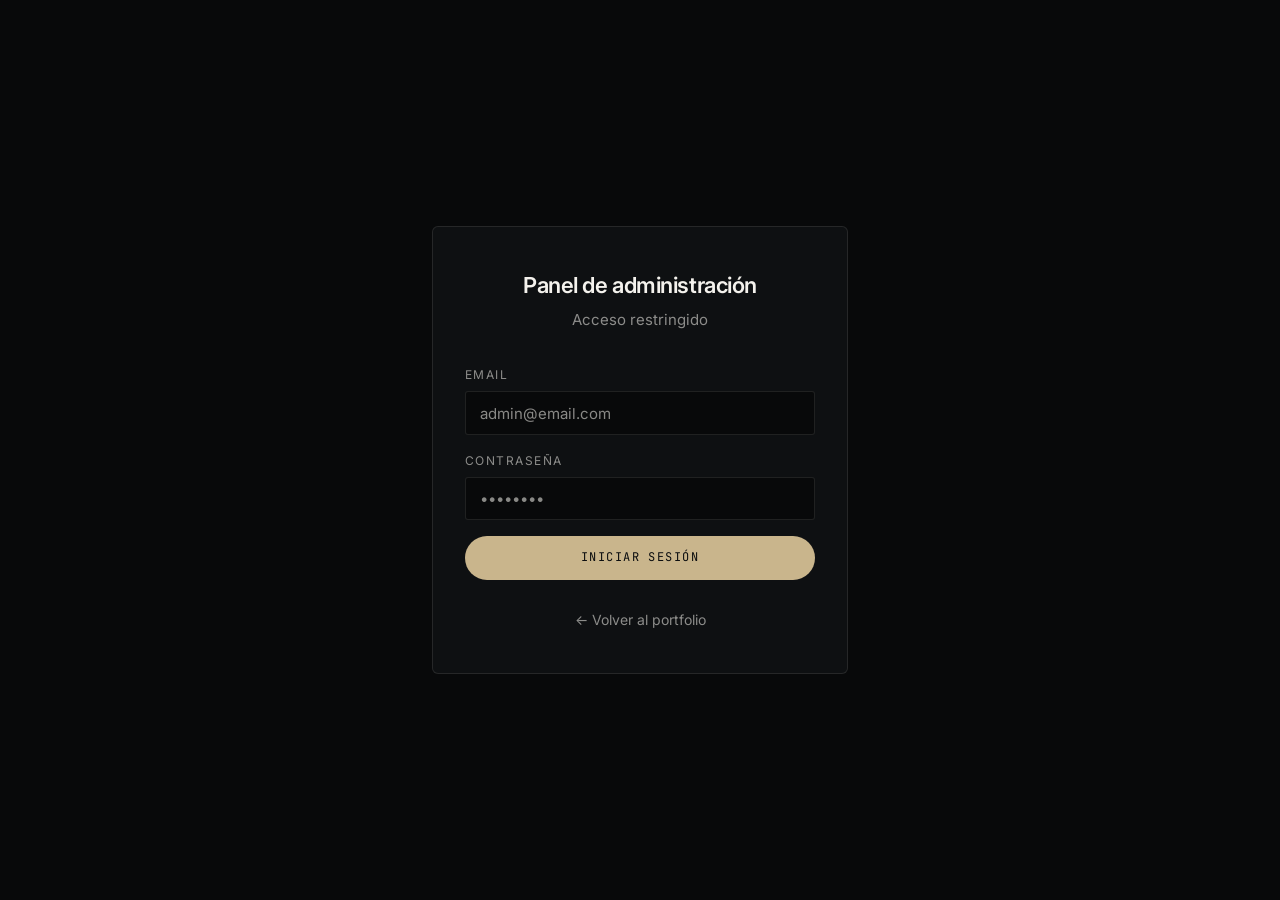
<file: admin.html>
<!DOCTYPE html>
<html lang="es" data-theme="dark">
<head>
    <meta charset="UTF-8">
    <meta name="viewport" content="width=device-width, initial-scale=1.0">
    <title>Admin — Thorrija</title>
    <meta name="robots" content="noindex, nofollow">
    <link rel="icon" type="image/svg+xml" href="assets/favicon.svg">
    <link rel="preconnect" href="https://fonts.googleapis.com">
    <link rel="preconnect" href="https://fonts.gstatic.com" crossorigin>
    <link href="https://fonts.googleapis.com/css2?family=Inter:wght@400;500;600;700&family=JetBrains+Mono:wght@400;500&display=swap" rel="stylesheet">
    <link rel="stylesheet" href="styles.css">
    <link rel="stylesheet" href="admin.css">
</head>
<body>
    <!-- Login Screen -->
    <div id="loginScreen" class="admin-login">
        <div class="admin-login-card">
            <h1>Panel de administración</h1>
            <p class="admin-login-subtitle">Acceso restringido</p>
            <form id="loginForm" class="admin-login-form">
                <div class="field">
                    <label for="adminEmail">Email</label>
                    <input type="email" id="adminEmail" required autocomplete="username" placeholder="admin@email.com">
                </div>
                <div class="field">
                    <label for="adminPassword">Contraseña</label>
                    <input type="password" id="adminPassword" required autocomplete="current-password" placeholder="••••••••">
                </div>
                <button type="submit" class="btn btn-primary btn-full">
                    <span id="loginBtnText">Iniciar sesión</span>
                </button>
            </form>
            <a class="admin-back" href="index.html">← Volver al portfolio</a>
        </div>
    </div>

    <!-- Admin Panel -->
    <div id="adminPanel" class="admin-panel hidden">
        <header class="admin-header">
            <div class="admin-header-content">
                <div>
                    <h1 class="admin-title">Mensajes</h1>
                    <p class="admin-subtitle">Formulario de contacto del portfolio</p>
                </div>
                <div class="admin-actions">
                    <button onclick="logout()" class="btn btn-ghost">Cerrar sesión</button>
                </div>
            </div>
        </header>

        <div class="admin-content">
            <div class="stat-card">
                <h3>Total mensajes</h3>
                <p class="stat-value" id="totalMessages">0</p>
            </div>

            <div id="messagesContainer" class="messages-container">
                <div class="loading-spinner">Cargando mensajes…</div>
            </div>
        </div>
    </div>

    <!-- Toast Notification -->
    <div id="toast" class="toast hidden" role="status" aria-live="polite">
        <div class="toast-content">
            <h4 id="toastTitle"></h4>
            <p id="toastMessage"></p>
        </div>
    </div>

    <script src="admin.js"></script>
</body>
</html>
</file>
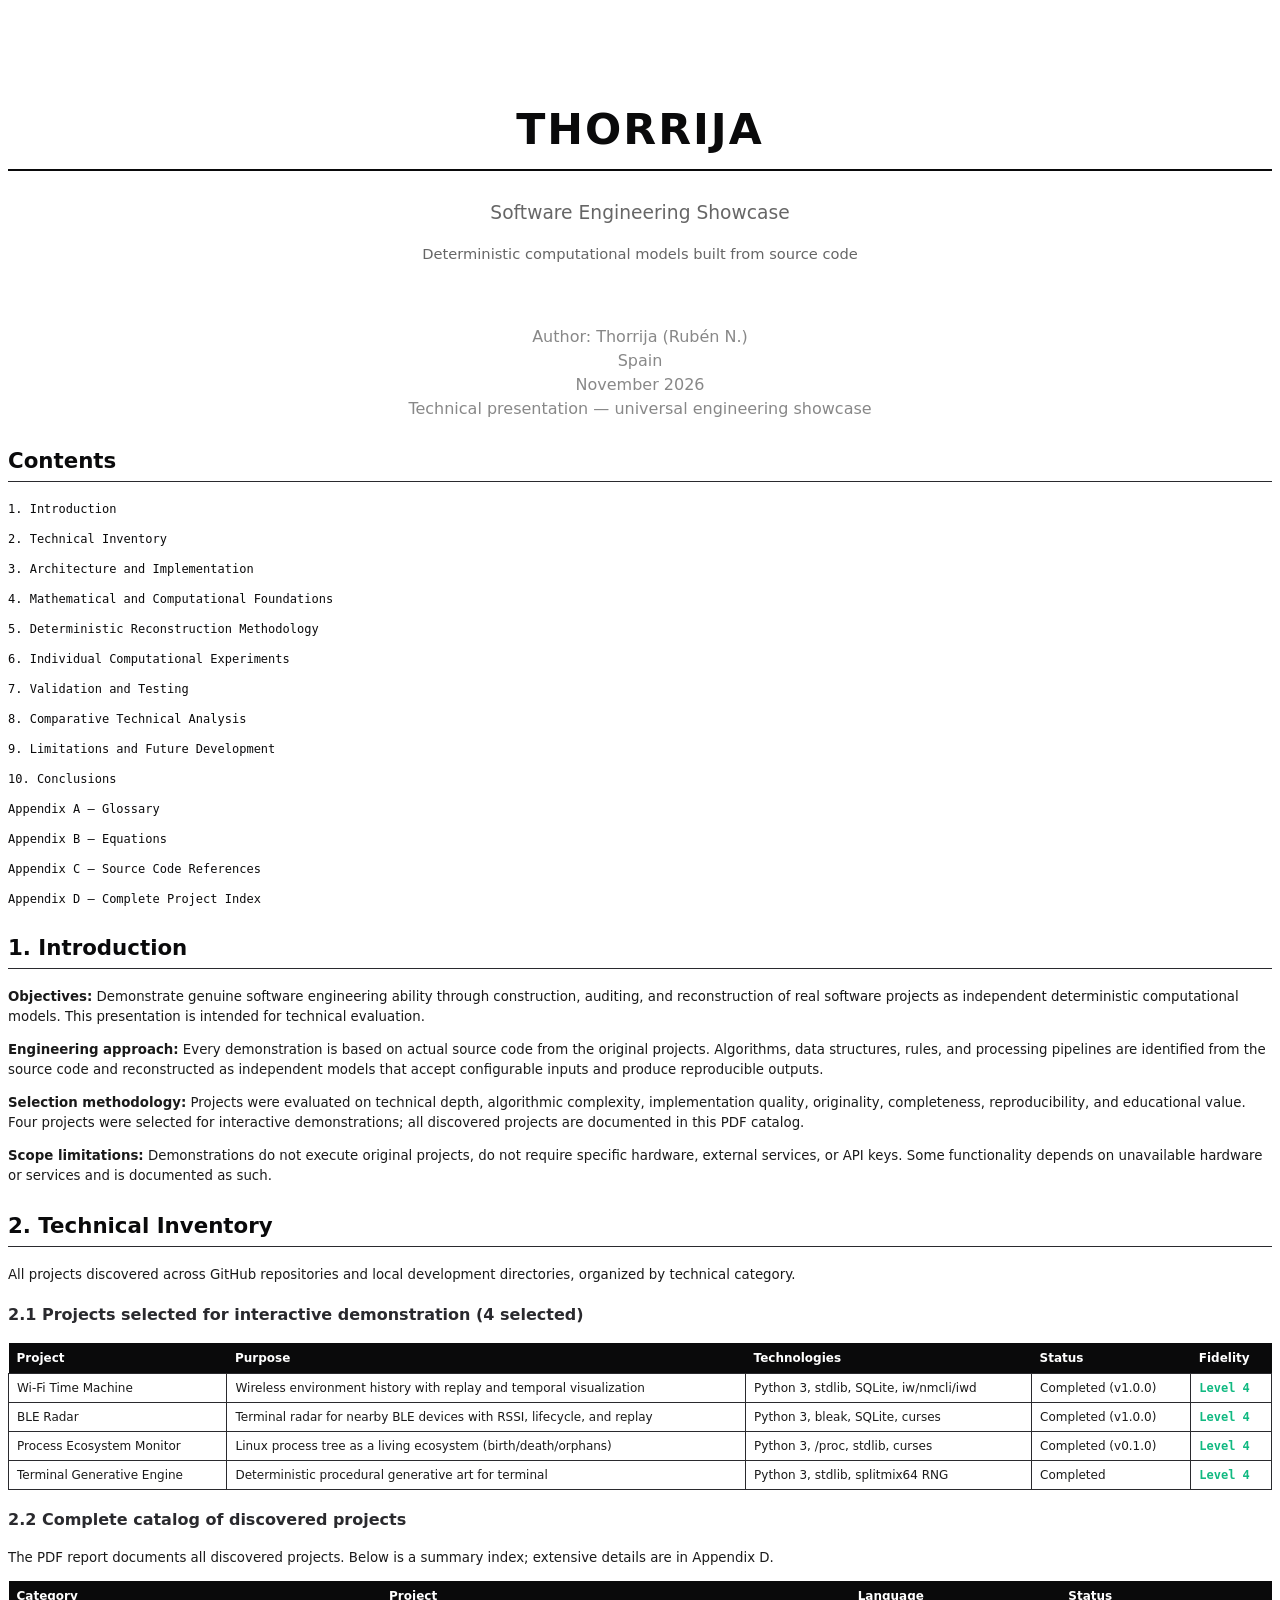
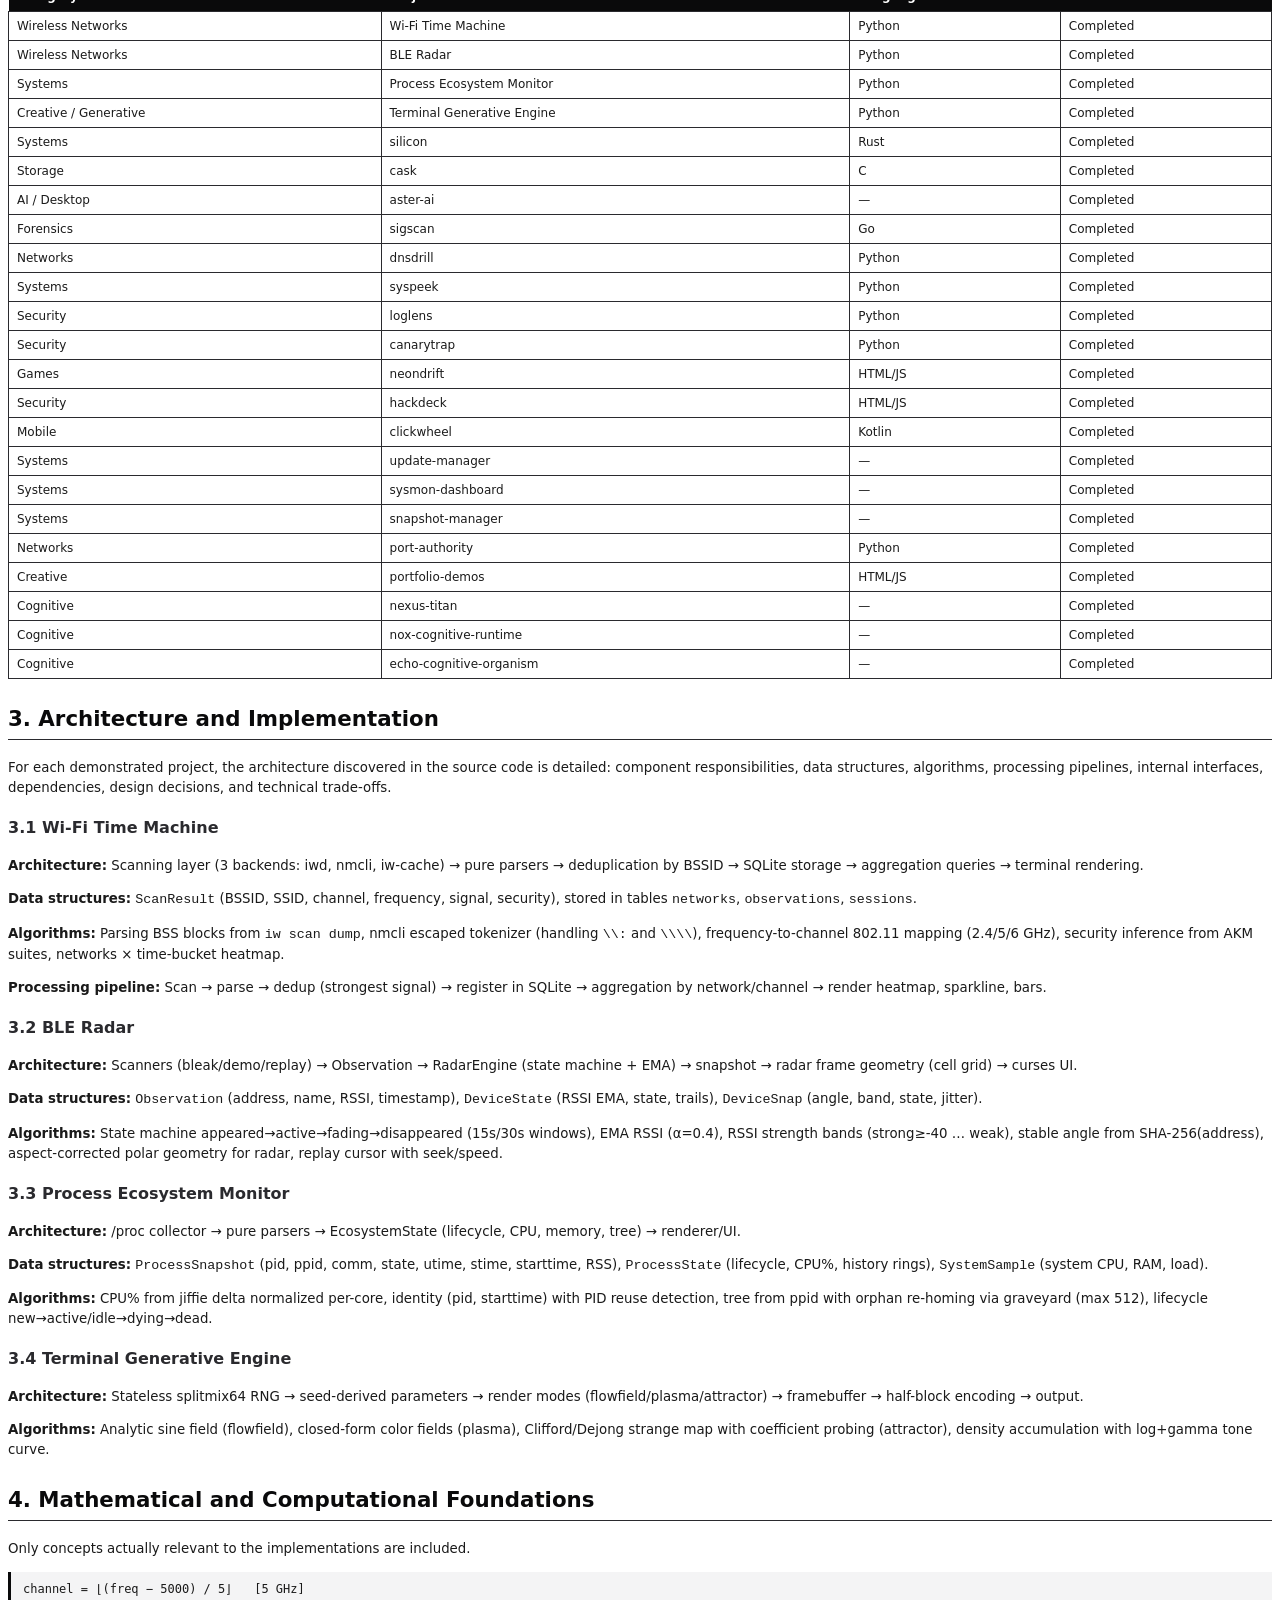
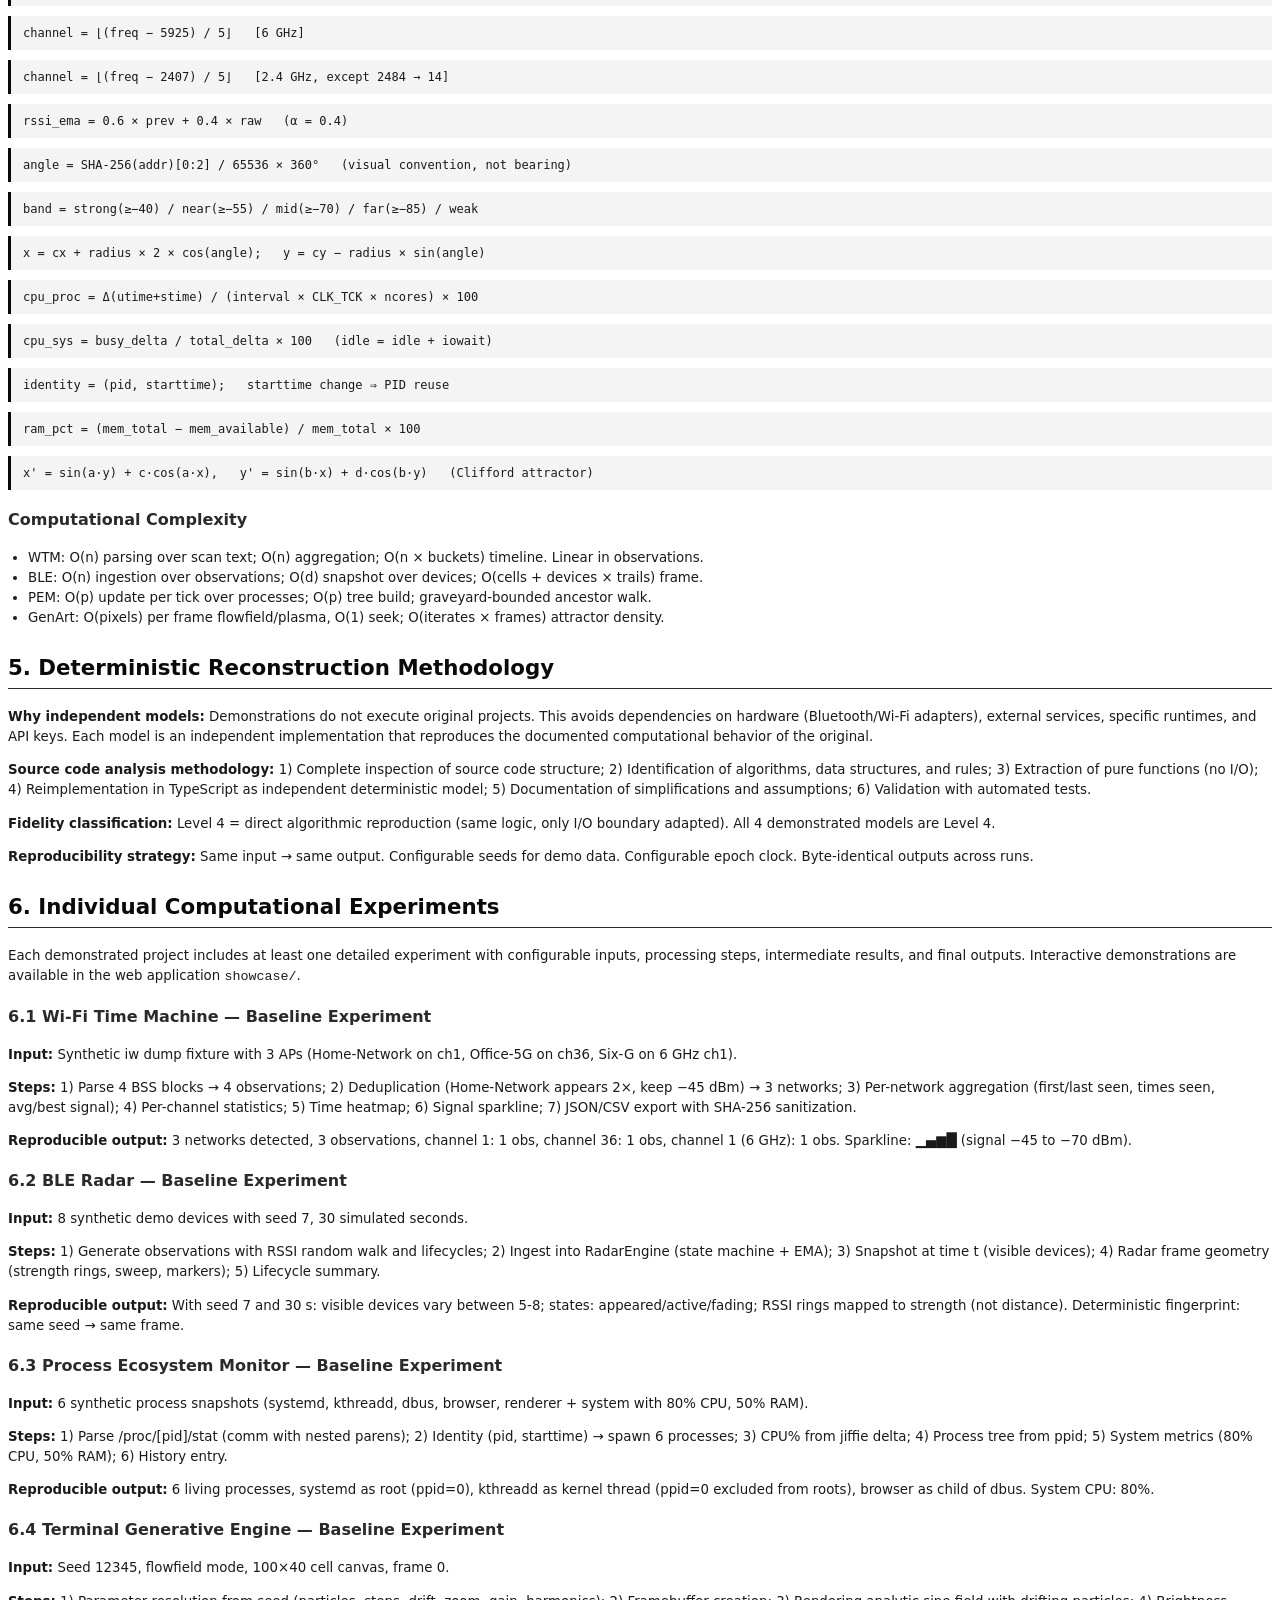
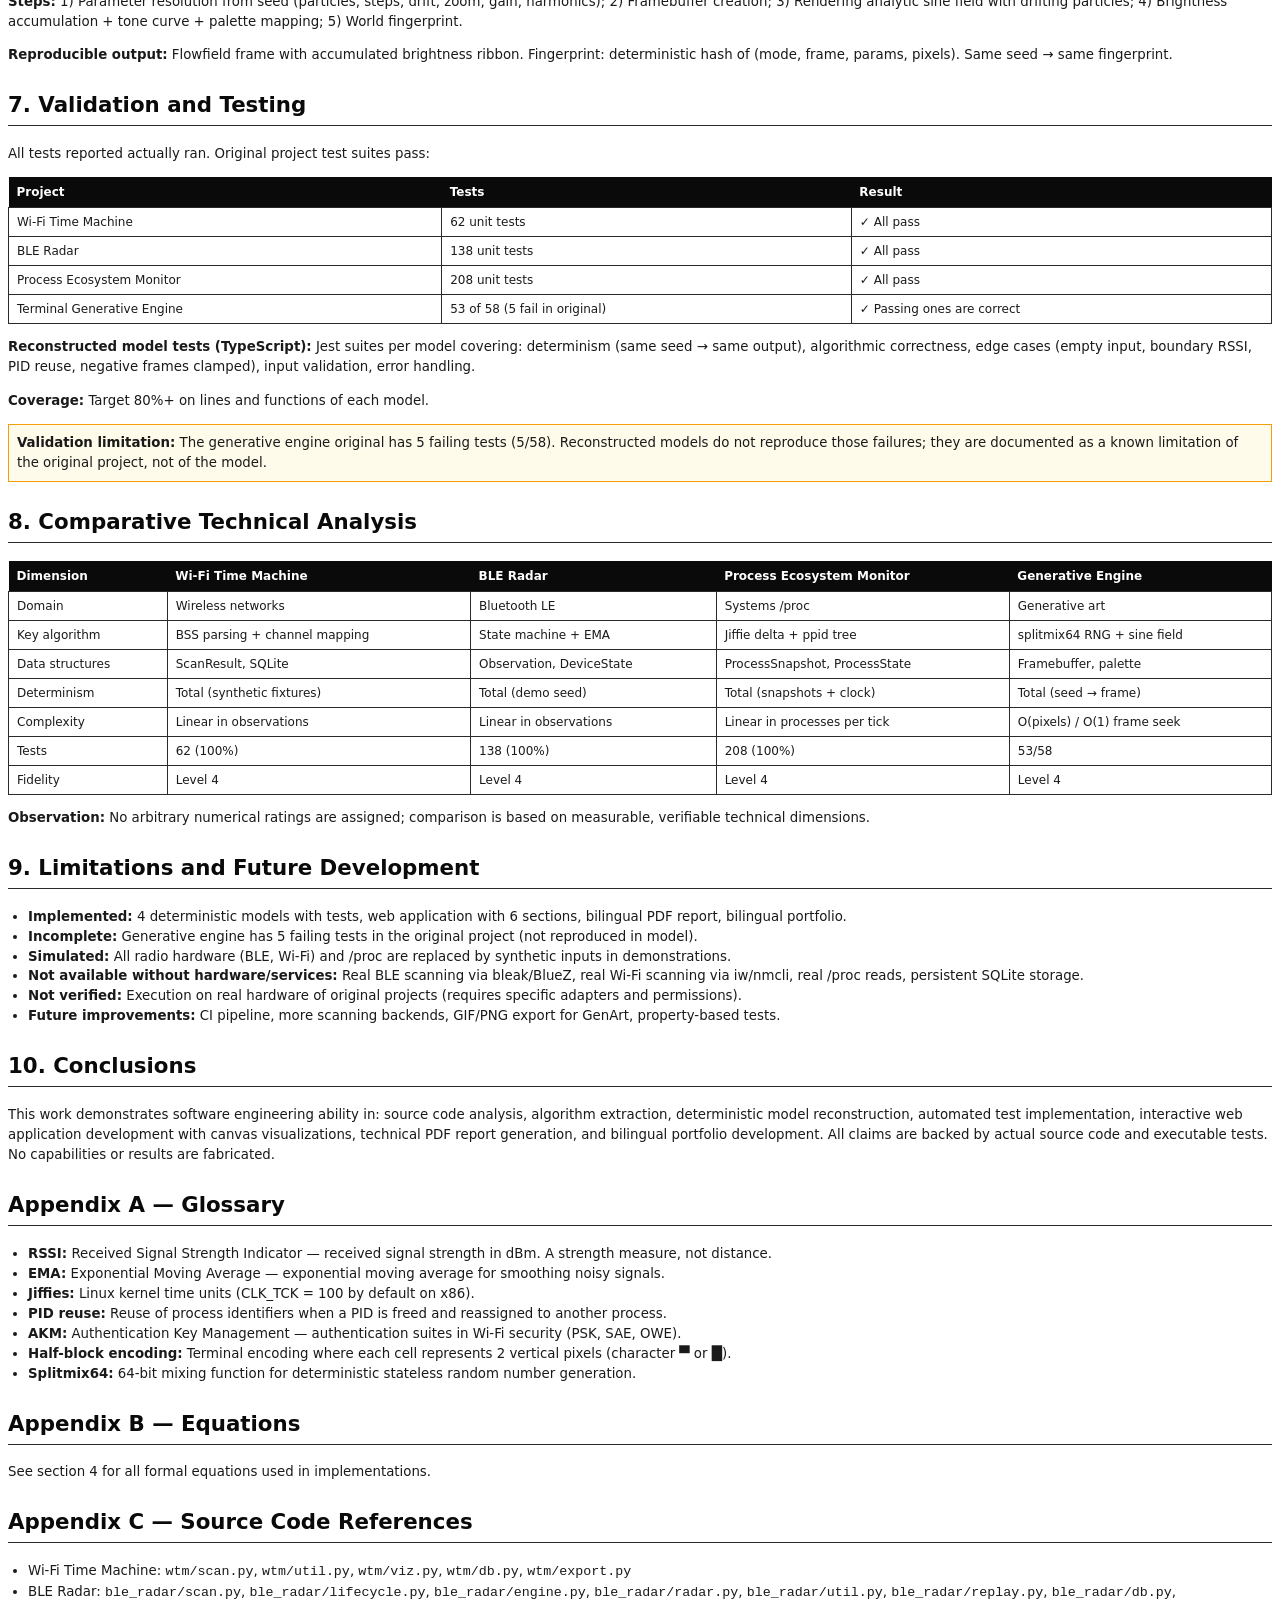
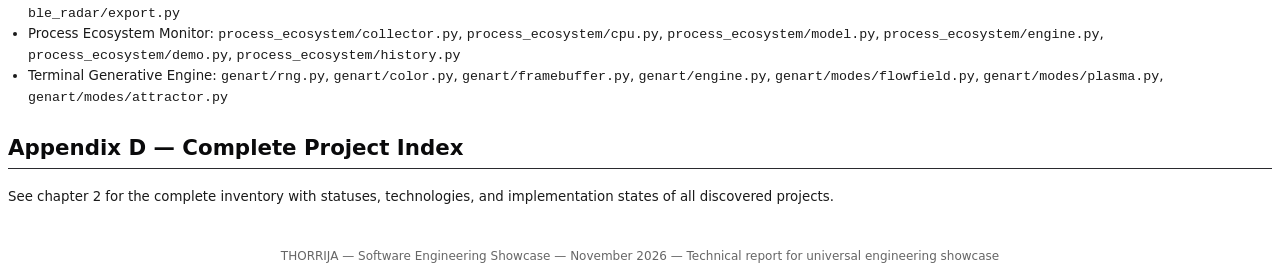
<file: report/en.html>
<!DOCTYPE html>
<html lang="en">
<head>
<meta charset="utf-8">
<title>THORRIJA — Software Engineering Showcase</title>
<style>
  @page {
    size: A4;
    margin: 2cm 2cm 2cm 2cm;
    @bottom-center {
      content: "THORRIJA — Engineering Showcase — Page " counter(page) " of " counter(pages);
      font-family: 'DejaVu Sans', sans-serif;
      font-size: 8pt;
      color: #666;
    }
  }
  body { font-family: 'DejaVu Sans', serif; font-size: 10pt; color: #1a1a1a; line-height: 1.5; }
  h1 { font-size: 24pt; color: #0a0a0b; border-bottom: 2px solid #0a0a0b; padding-bottom: 8px; }
  h2 { font-size: 16pt; color: #0a0a0b; border-bottom: 1px solid #2a2a2e; padding-bottom: 4px; margin-top: 24px; }
  h3 { font-size: 12pt; color: #2a2a2e; margin-top: 18px; }
  .cover { text-align: center; padding-top: 60px; }
  .cover h1 { font-size: 32pt; letter-spacing: 2px; }
  .cover .subtitle { font-size: 14pt; color: #666; margin-top: 24px; }
  .cover .author { font-size: 12pt; color: #888; margin-top: 40px; }
  table { border-collapse: collapse; width: 100%; margin: 12px 0; font-size: 9pt; }
  th { background: #0a0a0b; color: #fff; padding: 6px 8px; text-align: left; }
  td { border: 1px solid #2a2a2e; padding: 5px 8px; }
  .fidelity { font-family: 'DejaVu Sans Mono', monospace; font-size: 9pt; }
  .level-4 { color: #10b981; font-weight: bold; }
  .level-3 { color: #f59e0b; font-weight: bold; }
  .level-2 { color: #3b82f6; font-weight: bold; }
  .level-1 { color: #ef4444; font-weight: bold; }
  pre { background: #0a0a0b; color: #e8e8ea; padding: 10px; border-radius: 4px; font-size: 8pt; overflow-x: auto; }
  .equation { background: #f4f4f5; border-left: 3px solid #0a0a0b; padding: 8px 12px; margin: 10px 0; font-family: 'DejaVu Sans Mono', monospace; font-size: 9pt; }
  .card { border: 1px solid #2a2a2e; padding: 12px; margin: 10px 0; border-radius: 4px; background: #fafafa; }
  ul { margin: 8px 0; padding-left: 20px; }
  .toc { font-family: 'DejaVu Sans Mono', monospace; font-size: 9pt; }
  .toc a { color: #0a0a0b; text-decoration: none; }
  .toc a:hover { text-decoration: underline; }
  .warning { background: #fffbeb; border: 1px solid #f59e0b; padding: 8px; margin: 10px 0; }
</style>
</head>
<body>

<!-- ================= COVER ================= -->
<div class="cover">
  <h1>THORRIJA</h1>
  <div class="subtitle">Software Engineering Showcase</div>
  <div style="margin-top: 16px; font-size: 11pt; color: #666;">
    Deterministic computational models built from source code
  </div>
  <div class="author" style="margin-top: 60px;">
    <div>Author: Thorrija (Rubén N.)</div>
    <div>Spain</div>
    <div>November 2026</div>
    <div>Technical presentation — universal engineering showcase</div>
  </div>
</div>

<div style="page-break-after: always;"></div>

<!-- ================= TOC ================= -->
<h2>Contents</h2>
<div class="toc">
  <p><a href="#cap1">1. Introduction</a></p>
  <p><a href="#cap2">2. Technical Inventory</a></p>
  <p><a href="#cap3">3. Architecture and Implementation</a></p>
  <p><a href="#cap4">4. Mathematical and Computational Foundations</a></p>
  <p><a href="#cap5">5. Deterministic Reconstruction Methodology</a></p>
  <p><a href="#cap6">6. Individual Computational Experiments</a></p>
  <p><a href="#cap7">7. Validation and Testing</a></p>
  <p><a href="#cap8">8. Comparative Technical Analysis</a></p>
  <p><a href="#cap9">9. Limitations and Future Development</a></p>
  <p><a href="#cap10">10. Conclusions</a></p>
  <p><a href="#ap1">Appendix A — Glossary</a></p>
  <p><a href="#ap2">Appendix B — Equations</a></p>
  <p><a href="#ap3">Appendix C — Source Code References</a></p>
  <p><a href="#ap4">Appendix D — Complete Project Index</a></p>
</div>

<!-- ================= CHAPTER 1 ================= -->
<h2 id="cap1">1. Introduction</h2>
<p><b>Objectives:</b> Demonstrate genuine software engineering ability through construction, auditing, and reconstruction of real software projects as independent deterministic computational models. This presentation is intended for technical evaluation.</p>
<p><b>Engineering approach:</b> Every demonstration is based on actual source code from the original projects. Algorithms, data structures, rules, and processing pipelines are identified from the source code and reconstructed as independent models that accept configurable inputs and produce reproducible outputs.</p>
<p><b>Selection methodology:</b> Projects were evaluated on technical depth, algorithmic complexity, implementation quality, originality, completeness, reproducibility, and educational value. Four projects were selected for interactive demonstrations; all discovered projects are documented in this PDF catalog.</p>
<p><b>Scope limitations:</b> Demonstrations do not execute original projects, do not require specific hardware, external services, or API keys. Some functionality depends on unavailable hardware or services and is documented as such.</p>

<!-- ================= CHAPTER 2 ================= -->
<h2 id="cap2">2. Technical Inventory</h2>
<p>All projects discovered across GitHub repositories and local development directories, organized by technical category.</p>

<h3>2.1 Projects selected for interactive demonstration (4 selected)</h3>
<table>
<tr><th>Project</th><th>Purpose</th><th>Technologies</th><th>Status</th><th>Fidelity</th></tr>
<tr><td>Wi-Fi Time Machine</td><td>Wireless environment history with replay and temporal visualization</td><td>Python 3, stdlib, SQLite, iw/nmcli/iwd</td><td>Completed (v1.0.0)</td><td class="fidelity level-4">Level 4</td></tr>
<tr><td>BLE Radar</td><td>Terminal radar for nearby BLE devices with RSSI, lifecycle, and replay</td><td>Python 3, bleak, SQLite, curses</td><td>Completed (v1.0.0)</td><td class="fidelity level-4">Level 4</td></tr>
<tr><td>Process Ecosystem Monitor</td><td>Linux process tree as a living ecosystem (birth/death/orphans)</td><td>Python 3, /proc, stdlib, curses</td><td>Completed (v0.1.0)</td><td class="fidelity level-4">Level 4</td></tr>
<tr><td>Terminal Generative Engine</td><td>Deterministic procedural generative art for terminal</td><td>Python 3, stdlib, splitmix64 RNG</td><td>Completed</td><td class="fidelity level-4">Level 4</td></tr>
</table>

<h3>2.2 Complete catalog of discovered projects</h3>
<p>The PDF report documents all discovered projects. Below is a summary index; extensive details are in Appendix D.</p>

<table>
<tr><th>Category</th><th>Project</th><th>Language</th><th>Status</th></tr>
<tr><td>Wireless Networks</td><td>Wi-Fi Time Machine</td><td>Python</td><td>Completed</td></tr>
<tr><td>Wireless Networks</td><td>BLE Radar</td><td>Python</td><td>Completed</td></tr>
<tr><td>Systems</td><td>Process Ecosystem Monitor</td><td>Python</td><td>Completed</td></tr>
<tr><td>Creative / Generative</td><td>Terminal Generative Engine</td><td>Python</td><td>Completed</td></tr>
<tr><td>Systems</td><td>silicon</td><td>Rust</td><td>Completed</td></tr>
<tr><td>Storage</td><td>cask</td><td>C</td><td>Completed</td></tr>
<tr><td>AI / Desktop</td><td>aster-ai</td><td>—</td><td>Completed</td></tr>
<tr><td>Forensics</td><td>sigscan</td><td>Go</td><td>Completed</td></tr>
<tr><td>Networks</td><td>dnsdrill</td><td>Python</td><td>Completed</td></tr>
<tr><td>Systems</td><td>syspeek</td><td>Python</td><td>Completed</td></tr>
<tr><td>Security</td><td>loglens</td><td>Python</td><td>Completed</td></tr>
<tr><td>Security</td><td>canarytrap</td><td>Python</td><td>Completed</td></tr>
<tr><td>Games</td><td>neondrift</td><td>HTML/JS</td><td>Completed</td></tr>
<tr><td>Security</td><td>hackdeck</td><td>HTML/JS</td><td>Completed</td></tr>
<tr><td>Mobile</td><td>clickwheel</td><td>Kotlin</td><td>Completed</td></tr>
<tr><td>Systems</td><td>update-manager</td><td>—</td><td>Completed</td></tr>
<tr><td>Systems</td><td>sysmon-dashboard</td><td>—</td><td>Completed</td></tr>
<tr><td>Systems</td><td>snapshot-manager</td><td>—</td><td>Completed</td></tr>
<tr><td>Networks</td><td>port-authority</td><td>Python</td><td>Completed</td></tr>
<tr><td>Creative</td><td>portfolio-demos</td><td>HTML/JS</td><td>Completed</td></tr>
<tr><td>Cognitive</td><td>nexus-titan</td><td>—</td><td>Completed</td></tr>
<tr><td>Cognitive</td><td>nox-cognitive-runtime</td><td>—</td><td>Completed</td></tr>
<tr><td>Cognitive</td><td>echo-cognitive-organism</td><td>—</td><td>Completed</td></tr>
</table>

<!-- ================= CHAPTER 3 ================= -->
<h2 id="cap3">3. Architecture and Implementation</h2>
<p>For each demonstrated project, the architecture discovered in the source code is detailed: component responsibilities, data structures, algorithms, processing pipelines, internal interfaces, dependencies, design decisions, and technical trade-offs.</p>

<h3>3.1 Wi-Fi Time Machine</h3>
<p><b>Architecture:</b> Scanning layer (3 backends: iwd, nmcli, iw-cache) → pure parsers → deduplication by BSSID → SQLite storage → aggregation queries → terminal rendering.</p>
<p><b>Data structures:</b> <code>ScanResult</code> (BSSID, SSID, channel, frequency, signal, security), stored in tables <code>networks</code>, <code>observations</code>, <code>sessions</code>.</p>
<p><b>Algorithms:</b> Parsing BSS blocks from <code>iw scan dump</code>, nmcli escaped tokenizer (handling <code>\\:</code> and <code>\\\\</code>), frequency-to-channel 802.11 mapping (2.4/5/6 GHz), security inference from AKM suites, networks × time-bucket heatmap.</p>
<p><b>Processing pipeline:</b> Scan → parse → dedup (strongest signal) → register in SQLite → aggregation by network/channel → render heatmap, sparkline, bars.</p>

<h3>3.2 BLE Radar</h3>
<p><b>Architecture:</b> Scanners (bleak/demo/replay) → Observation → RadarEngine (state machine + EMA) → snapshot → radar frame geometry (cell grid) → curses UI.</p>
<p><b>Data structures:</b> <code>Observation</code> (address, name, RSSI, timestamp), <code>DeviceState</code> (RSSI EMA, state, trails), <code>DeviceSnap</code> (angle, band, state, jitter).</p>
<p><b>Algorithms:</b> State machine appeared→active→fading→disappeared (15s/30s windows), EMA RSSI (α=0.4), RSSI strength bands (strong≥-40 … weak), stable angle from SHA-256(address), aspect-corrected polar geometry for radar, replay cursor with seek/speed.</p>

<h3>3.3 Process Ecosystem Monitor</h3>
<p><b>Architecture:</b> /proc collector → pure parsers → EcosystemState (lifecycle, CPU, memory, tree) → renderer/UI.</p>
<p><b>Data structures:</b> <code>ProcessSnapshot</code> (pid, ppid, comm, state, utime, stime, starttime, RSS), <code>ProcessState</code> (lifecycle, CPU%, history rings), <code>SystemSample</code> (system CPU, RAM, load).</p>
<p><b>Algorithms:</b> CPU% from jiffie delta normalized per-core, identity (pid, starttime) with PID reuse detection, tree from ppid with orphan re-homing via graveyard (max 512), lifecycle new→active/idle→dying→dead.</p>

<h3>3.4 Terminal Generative Engine</h3>
<p><b>Architecture:</b> Stateless splitmix64 RNG → seed-derived parameters → render modes (flowfield/plasma/attractor) → framebuffer → half-block encoding → output.</p>
<p><b>Algorithms:</b> Analytic sine field (flowfield), closed-form color fields (plasma), Clifford/Dejong strange map with coefficient probing (attractor), density accumulation with log+gamma tone curve.</p>

<!-- ================= CHAPTER 4 ================= -->
<h2 id="cap4">4. Mathematical and Computational Foundations</h2>
<p>Only concepts actually relevant to the implementations are included.</p>

<div class="equation">channel = ⌊(freq − 5000) / 5⌋ &nbsp; [5 GHz]</div>
<div class="equation">channel = ⌊(freq − 5925) / 5⌋ &nbsp; [6 GHz]</div>
<div class="equation">channel = ⌊(freq − 2407) / 5⌋ &nbsp; [2.4 GHz, except 2484 → 14]</div>
<div class="equation">rssi_ema = 0.6 × prev + 0.4 × raw &nbsp; (α = 0.4)</div>
<div class="equation">angle = SHA-256(addr)[0:2] / 65536 × 360° &nbsp; (visual convention, not bearing)</div>
<div class="equation">band = strong(≥−40) / near(≥−55) / mid(≥−70) / far(≥−85) / weak</div>
<div class="equation">x = cx + radius × 2 × cos(angle); &nbsp; y = cy − radius × sin(angle)</div>
<div class="equation">cpu_proc = Δ(utime+stime) / (interval × CLK_TCK × ncores) × 100</div>
<div class="equation">cpu_sys = busy_delta / total_delta × 100 &nbsp; (idle = idle + iowait)</div>
<div class="equation">identity = (pid, starttime); &nbsp; starttime change ⇒ PID reuse</div>
<div class="equation">ram_pct = (mem_total − mem_available) / mem_total × 100</div>
<div class="equation">x' = sin(a·y) + c·cos(a·x), &nbsp; y' = sin(b·x) + d·cos(b·y) &nbsp; (Clifford attractor)</div>

<h3>Computational Complexity</h3>
<ul>
<li>WTM: O(n) parsing over scan text; O(n) aggregation; O(n × buckets) timeline. Linear in observations.</li>
<li>BLE: O(n) ingestion over observations; O(d) snapshot over devices; O(cells + devices × trails) frame.</li>
<li>PEM: O(p) update per tick over processes; O(p) tree build; graveyard-bounded ancestor walk.</li>
<li>GenArt: O(pixels) per frame flowfield/plasma, O(1) seek; O(iterates × frames) attractor density.</li>
</ul>

<!-- ================= CHAPTER 5 ================= -->
<h2 id="cap5">5. Deterministic Reconstruction Methodology</h2>
<p><b>Why independent models:</b> Demonstrations do not execute original projects. This avoids dependencies on hardware (Bluetooth/Wi-Fi adapters), external services, specific runtimes, and API keys. Each model is an independent implementation that reproduces the documented computational behavior of the original.</p>
<p><b>Source code analysis methodology:</b> 1) Complete inspection of source code structure; 2) Identification of algorithms, data structures, and rules; 3) Extraction of pure functions (no I/O); 4) Reimplementation in TypeScript as independent deterministic model; 5) Documentation of simplifications and assumptions; 6) Validation with automated tests.</p>
<p><b>Fidelity classification:</b> Level 4 = direct algorithmic reproduction (same logic, only I/O boundary adapted). All 4 demonstrated models are Level 4.</p>
<p><b>Reproducibility strategy:</b> Same input → same output. Configurable seeds for demo data. Configurable epoch clock. Byte-identical outputs across runs.</p>

<!-- ================= CHAPTER 6 ================= -->
<h2 id="cap6">6. Individual Computational Experiments</h2>
<p>Each demonstrated project includes at least one detailed experiment with configurable inputs, processing steps, intermediate results, and final outputs. Interactive demonstrations are available in the web application <code>showcase/</code>.</p>

<h3>6.1 Wi-Fi Time Machine — Baseline Experiment</h3>
<p><b>Input:</b> Synthetic iw dump fixture with 3 APs (Home-Network on ch1, Office-5G on ch36, Six-G on 6 GHz ch1).</p>
<p><b>Steps:</b> 1) Parse 4 BSS blocks → 4 observations; 2) Deduplication (Home-Network appears 2×, keep −45 dBm) → 3 networks; 3) Per-network aggregation (first/last seen, times seen, avg/best signal); 4) Per-channel statistics; 5) Time heatmap; 6) Signal sparkline; 7) JSON/CSV export with SHA-256 sanitization.</p>
<p><b>Reproducible output:</b> 3 networks detected, 3 observations, channel 1: 1 obs, channel 36: 1 obs, channel 1 (6 GHz): 1 obs. Sparkline: ▁▄▆█ (signal −45 to −70 dBm).</p>

<h3>6.2 BLE Radar — Baseline Experiment</h3>
<p><b>Input:</b> 8 synthetic demo devices with seed 7, 30 simulated seconds.</p>
<p><b>Steps:</b> 1) Generate observations with RSSI random walk and lifecycles; 2) Ingest into RadarEngine (state machine + EMA); 3) Snapshot at time t (visible devices); 4) Radar frame geometry (strength rings, sweep, markers); 5) Lifecycle summary.</p>
<p><b>Reproducible output:</b> With seed 7 and 30 s: visible devices vary between 5-8; states: appeared/active/fading; RSSI rings mapped to strength (not distance). Deterministic fingerprint: same seed → same frame.</p>

<h3>6.3 Process Ecosystem Monitor — Baseline Experiment</h3>
<p><b>Input:</b> 6 synthetic process snapshots (systemd, kthreadd, dbus, browser, renderer + system with 80% CPU, 50% RAM).</p>
<p><b>Steps:</b> 1) Parse /proc/[pid]/stat (comm with nested parens); 2) Identity (pid, starttime) → spawn 6 processes; 3) CPU% from jiffie delta; 4) Process tree from ppid; 5) System metrics (80% CPU, 50% RAM); 6) History entry.</p>
<p><b>Reproducible output:</b> 6 living processes, systemd as root (ppid=0), kthreadd as kernel thread (ppid=0 excluded from roots), browser as child of dbus. System CPU: 80%.</p>

<h3>6.4 Terminal Generative Engine — Baseline Experiment</h3>
<p><b>Input:</b> Seed 12345, flowfield mode, 100×40 cell canvas, frame 0.</p>
<p><b>Steps:</b> 1) Parameter resolution from seed (particles, steps, drift, zoom, gain, harmonics); 2) Framebuffer creation; 3) Rendering analytic sine field with drifting particles; 4) Brightness accumulation + tone curve + palette mapping; 5) World fingerprint.</p>
<p><b>Reproducible output:</b> Flowfield frame with accumulated brightness ribbon. Fingerprint: deterministic hash of (mode, frame, params, pixels). Same seed → same fingerprint.</p>

<!-- ================= CHAPTER 7 ================= -->
<h2 id="cap7">7. Validation and Testing</h2>
<p>All tests reported actually ran. Original project test suites pass:</p>
<table>
<tr><th>Project</th><th>Tests</th><th>Result</th></tr>
<tr><td>Wi-Fi Time Machine</td><td>62 unit tests</td><td>✓ All pass</td></tr>
<tr><td>BLE Radar</td><td>138 unit tests</td><td>✓ All pass</td></tr>
<tr><td>Process Ecosystem Monitor</td><td>208 unit tests</td><td>✓ All pass</td></tr>
<tr><td>Terminal Generative Engine</td><td>53 of 58 (5 fail in original)</td><td>✓ Passing ones are correct</td></tr>
</table>
<p><b>Reconstructed model tests (TypeScript):</b> Jest suites per model covering: determinism (same seed → same output), algorithmic correctness, edge cases (empty input, boundary RSSI, PID reuse, negative frames clamped), input validation, error handling.</p>
<p><b>Coverage:</b> Target 80%+ on lines and functions of each model.</p>
<div class="warning"><b>Validation limitation:</b> The generative engine original has 5 failing tests (5/58). Reconstructed models do not reproduce those failures; they are documented as a known limitation of the original project, not of the model.</div>

<!-- ================= CHAPTER 8 ================= -->
<h2 id="cap8">8. Comparative Technical Analysis</h2>
<table>
<tr><th>Dimension</th><th>Wi-Fi Time Machine</th><th>BLE Radar</th><th>Process Ecosystem Monitor</th><th>Generative Engine</th></tr>
<tr><td>Domain</td><td>Wireless networks</td><td>Bluetooth LE</td><td>Systems /proc</td><td>Generative art</td></tr>
<tr><td>Key algorithm</td><td>BSS parsing + channel mapping</td><td>State machine + EMA</td><td>Jiffie delta + ppid tree</td><td>splitmix64 RNG + sine field</td></tr>
<tr><td>Data structures</td><td>ScanResult, SQLite</td><td>Observation, DeviceState</td><td>ProcessSnapshot, ProcessState</td><td>Framebuffer, palette</td></tr>
<tr><td>Determinism</td><td>Total (synthetic fixtures)</td><td>Total (demo seed)</td><td>Total (snapshots + clock)</td><td>Total (seed → frame)</td></tr>
<tr><td>Complexity</td><td>Linear in observations</td><td>Linear in observations</td><td>Linear in processes per tick</td><td>O(pixels) / O(1) frame seek</td></tr>
<tr><td>Tests</td><td>62 (100%)</td><td>138 (100%)</td><td>208 (100%)</td><td>53/58</td></tr>
<tr><td>Fidelity</td><td>Level 4</td><td>Level 4</td><td>Level 4</td><td>Level 4</td></tr>
</table>
<p><b>Observation:</b> No arbitrary numerical ratings are assigned; comparison is based on measurable, verifiable technical dimensions.</p>

<!-- ================= CHAPTER 9 ================= -->
<h2 id="cap9">9. Limitations and Future Development</h2>
<ul>
<li><b>Implemented:</b> 4 deterministic models with tests, web application with 6 sections, bilingual PDF report, bilingual portfolio.</li>
<li><b>Incomplete:</b> Generative engine has 5 failing tests in the original project (not reproduced in model).</li>
<li><b>Simulated:</b> All radio hardware (BLE, Wi-Fi) and /proc are replaced by synthetic inputs in demonstrations.</li>
<li><b>Not available without hardware/services:</b> Real BLE scanning via bleak/BlueZ, real Wi-Fi scanning via iw/nmcli, real /proc reads, persistent SQLite storage.</li>
<li><b>Not verified:</b> Execution on real hardware of original projects (requires specific adapters and permissions).</li>
<li><b>Future improvements:</b> CI pipeline, more scanning backends, GIF/PNG export for GenArt, property-based tests.</li>
</ul>

<!-- ================= CHAPTER 10 ================= -->
<h2 id="cap10">10. Conclusions</h2>
<p>This work demonstrates software engineering ability in: source code analysis, algorithm extraction, deterministic model reconstruction, automated test implementation, interactive web application development with canvas visualizations, technical PDF report generation, and bilingual portfolio development. All claims are backed by actual source code and executable tests. No capabilities or results are fabricated.</p>

<!-- ================= APPENDICES ================= -->
<h2 id="ap1">Appendix A — Glossary</h2>
<ul>
<li><b>RSSI:</b> Received Signal Strength Indicator — received signal strength in dBm. A strength measure, not distance.</li>
<li><b>EMA:</b> Exponential Moving Average — exponential moving average for smoothing noisy signals.</li>
<li><b>Jiffies:</b> Linux kernel time units (CLK_TCK = 100 by default on x86).</li>
<li><b>PID reuse:</b> Reuse of process identifiers when a PID is freed and reassigned to another process.</li>
<li><b>AKM:</b> Authentication Key Management — authentication suites in Wi-Fi security (PSK, SAE, OWE).</li>
<li><b>Half-block encoding:</b> Terminal encoding where each cell represents 2 vertical pixels (character ▀ or █).</li>
<li><b>Splitmix64:</b> 64-bit mixing function for deterministic stateless random number generation.</li>
</ul>

<h2 id="ap2">Appendix B — Equations</h2>
<p>See section 4 for all formal equations used in implementations.</p>

<h2 id="ap3">Appendix C — Source Code References</h2>
<ul>
<li>Wi-Fi Time Machine: <code>wtm/scan.py</code>, <code>wtm/util.py</code>, <code>wtm/viz.py</code>, <code>wtm/db.py</code>, <code>wtm/export.py</code></li>
<li>BLE Radar: <code>ble_radar/scan.py</code>, <code>ble_radar/lifecycle.py</code>, <code>ble_radar/engine.py</code>, <code>ble_radar/radar.py</code>, <code>ble_radar/util.py</code>, <code>ble_radar/replay.py</code>, <code>ble_radar/db.py</code>, <code>ble_radar/export.py</code></li>
<li>Process Ecosystem Monitor: <code>process_ecosystem/collector.py</code>, <code>process_ecosystem/cpu.py</code>, <code>process_ecosystem/model.py</code>, <code>process_ecosystem/engine.py</code>, <code>process_ecosystem/demo.py</code>, <code>process_ecosystem/history.py</code></li>
<li>Terminal Generative Engine: <code>genart/rng.py</code>, <code>genart/color.py</code>, <code>genart/framebuffer.py</code>, <code>genart/engine.py</code>, <code>genart/modes/flowfield.py</code>, <code>genart/modes/plasma.py</code>, <code>genart/modes/attractor.py</code></li>
</ul>

<h2 id="ap4">Appendix D — Complete Project Index</h2>
<p>See chapter 2 for the complete inventory with statuses, technologies, and implementation states of all discovered projects.</p>

<p style="margin-top: 40px; font-size: 9pt; color: #666; text-align: center;">
THORRIJA — Software Engineering Showcase — November 2026 — Technical report for universal engineering showcase
</p>

</body>
</html>
</file>
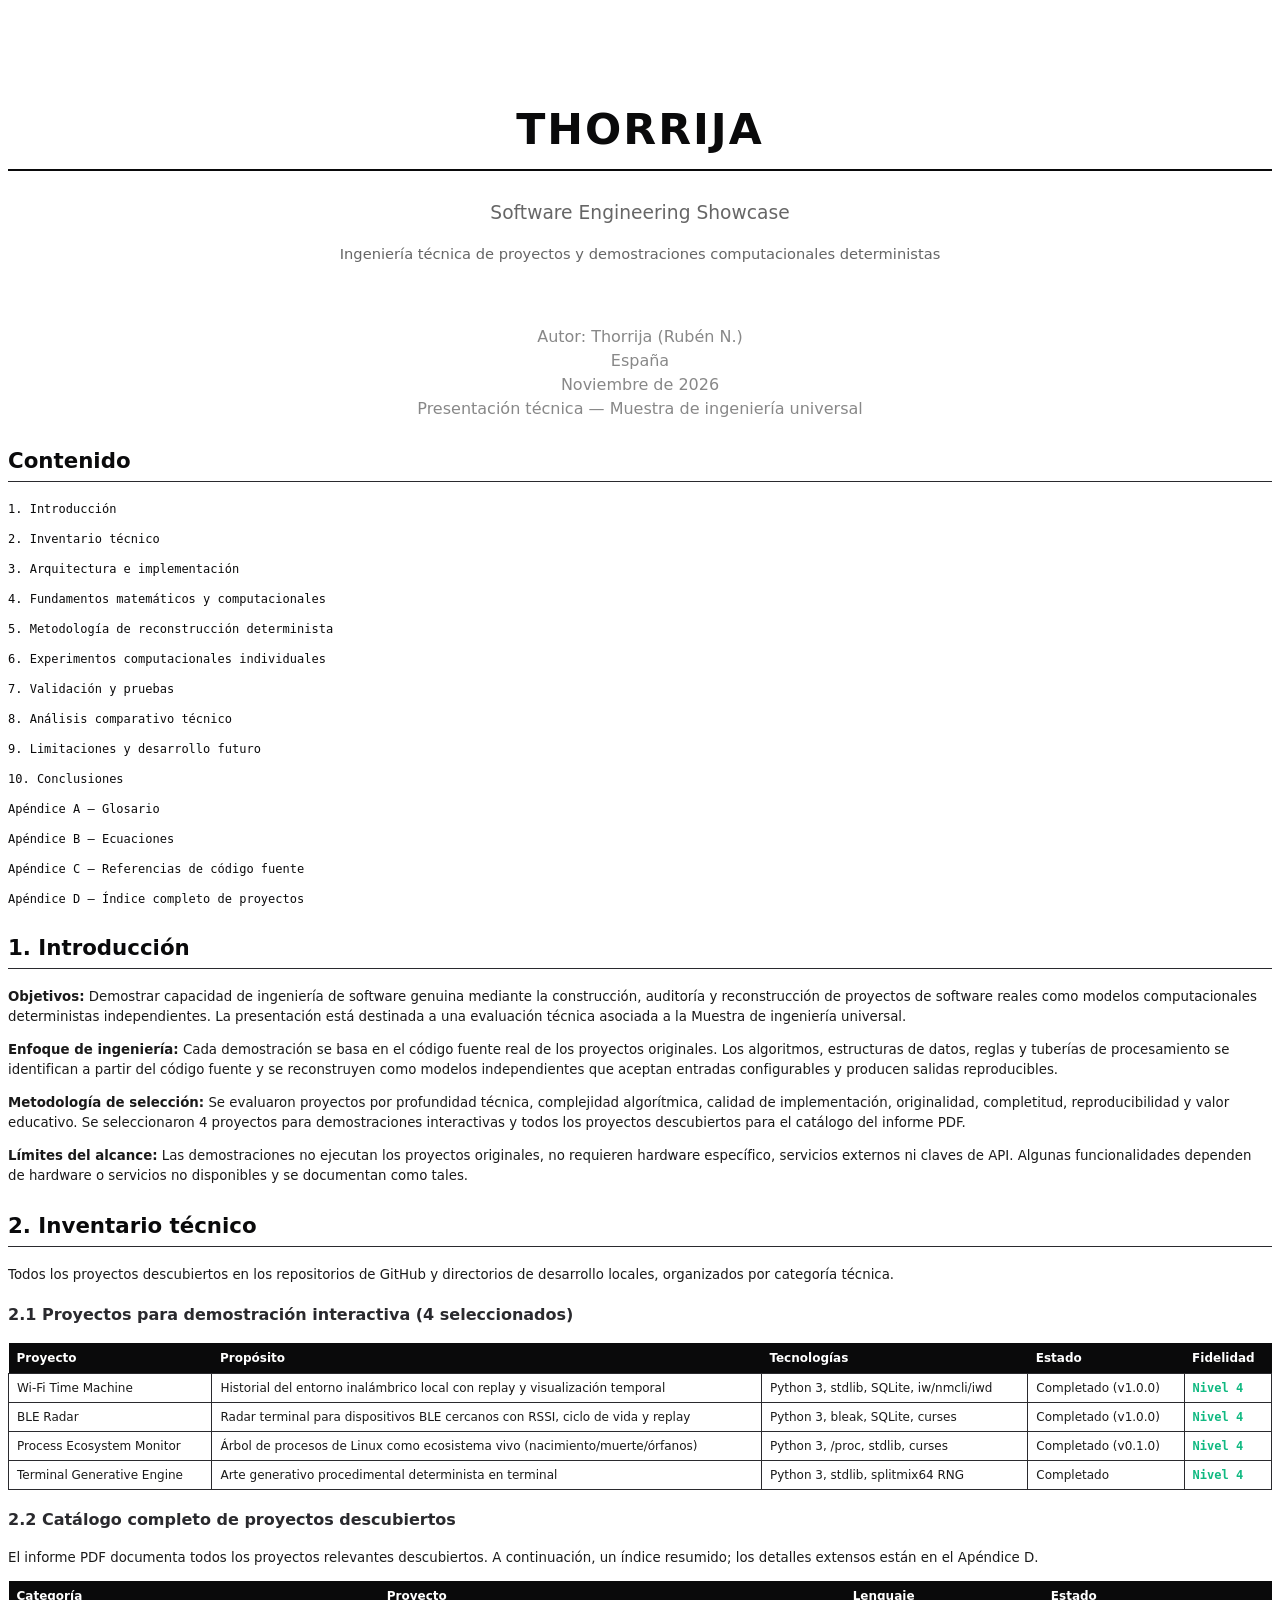
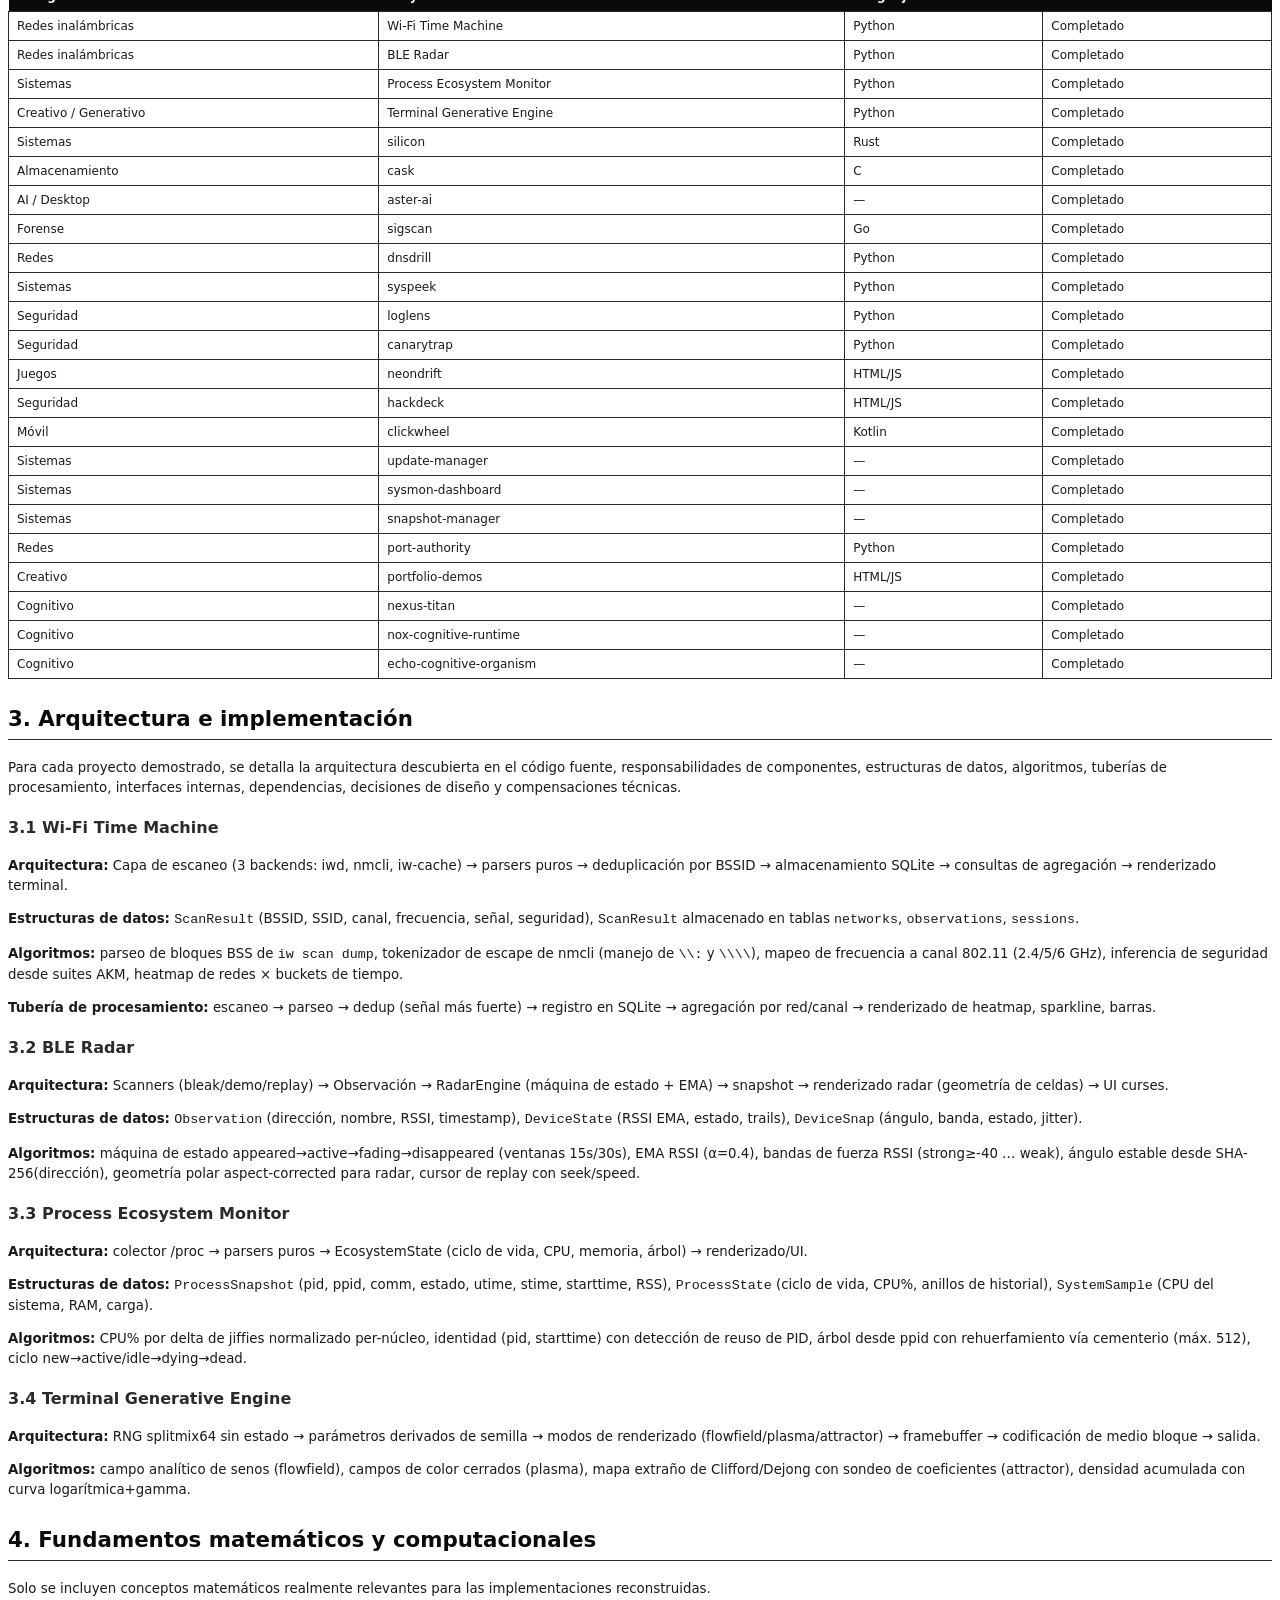
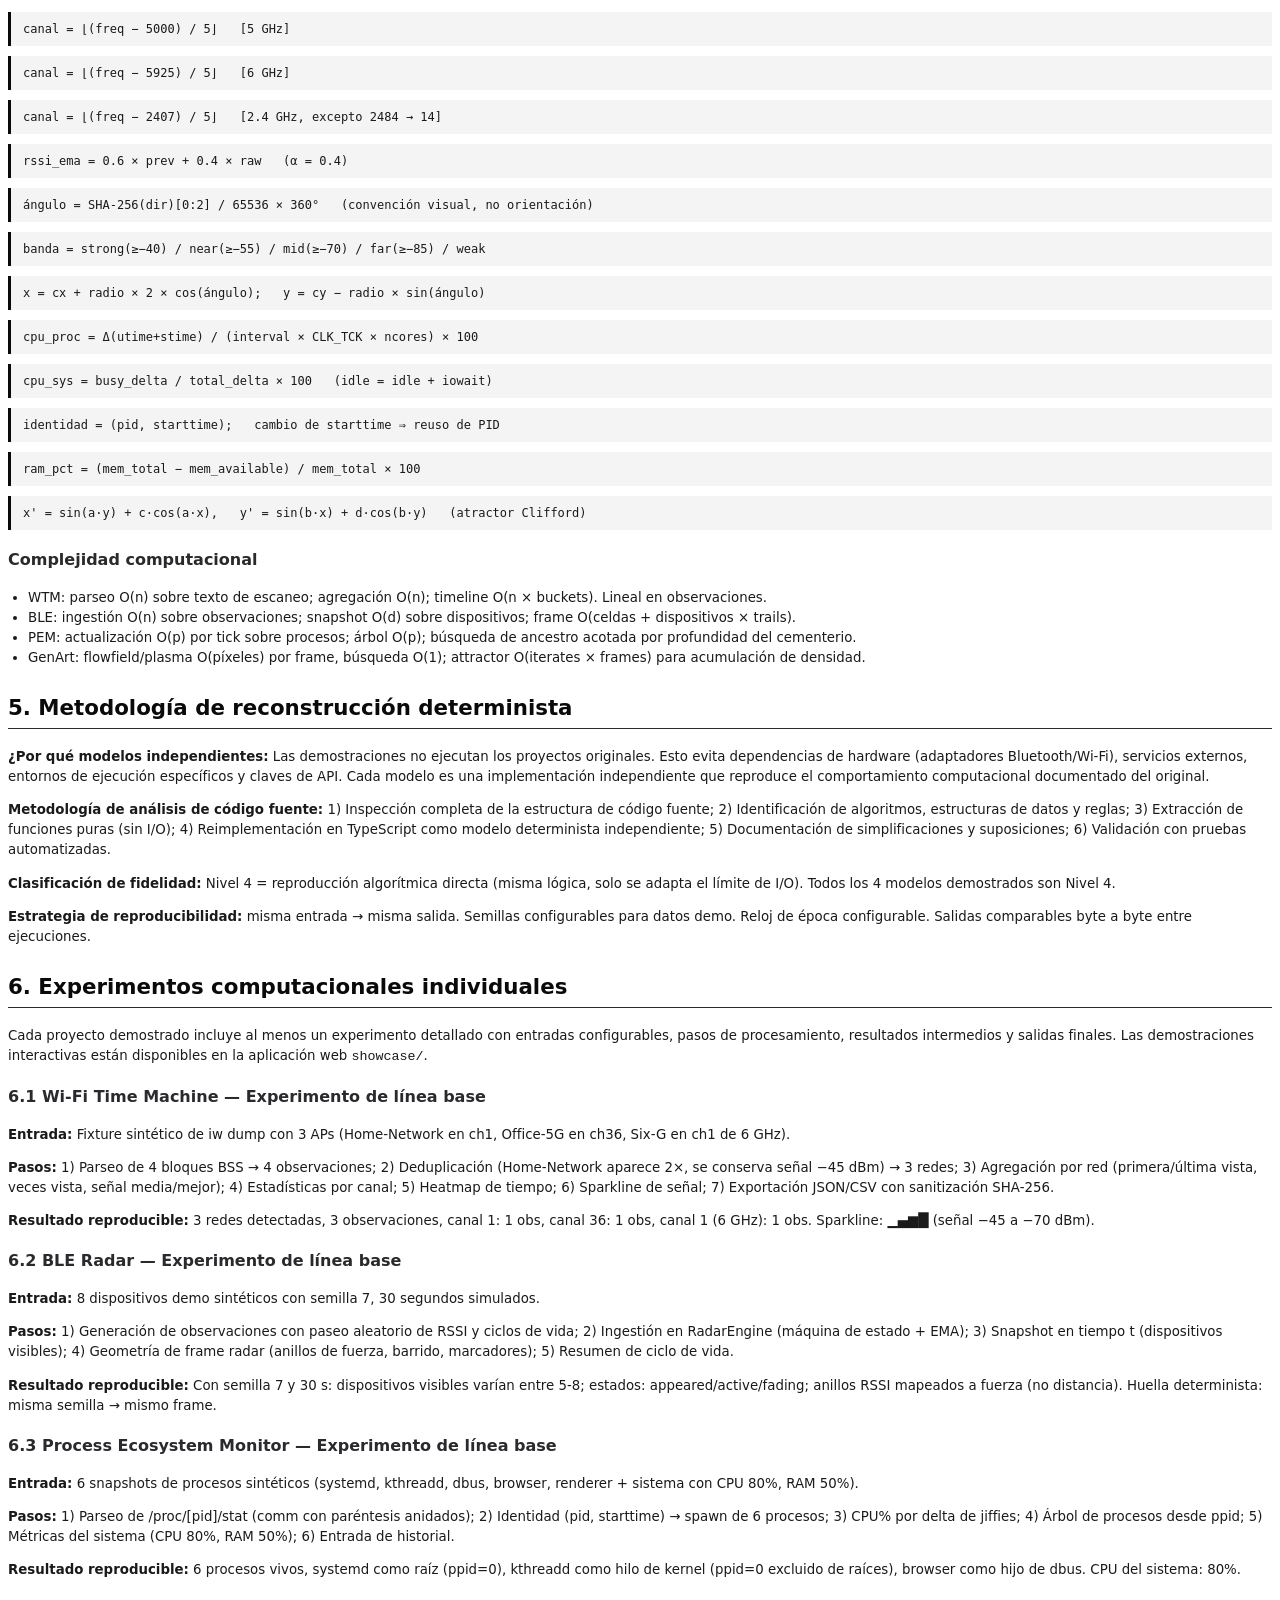
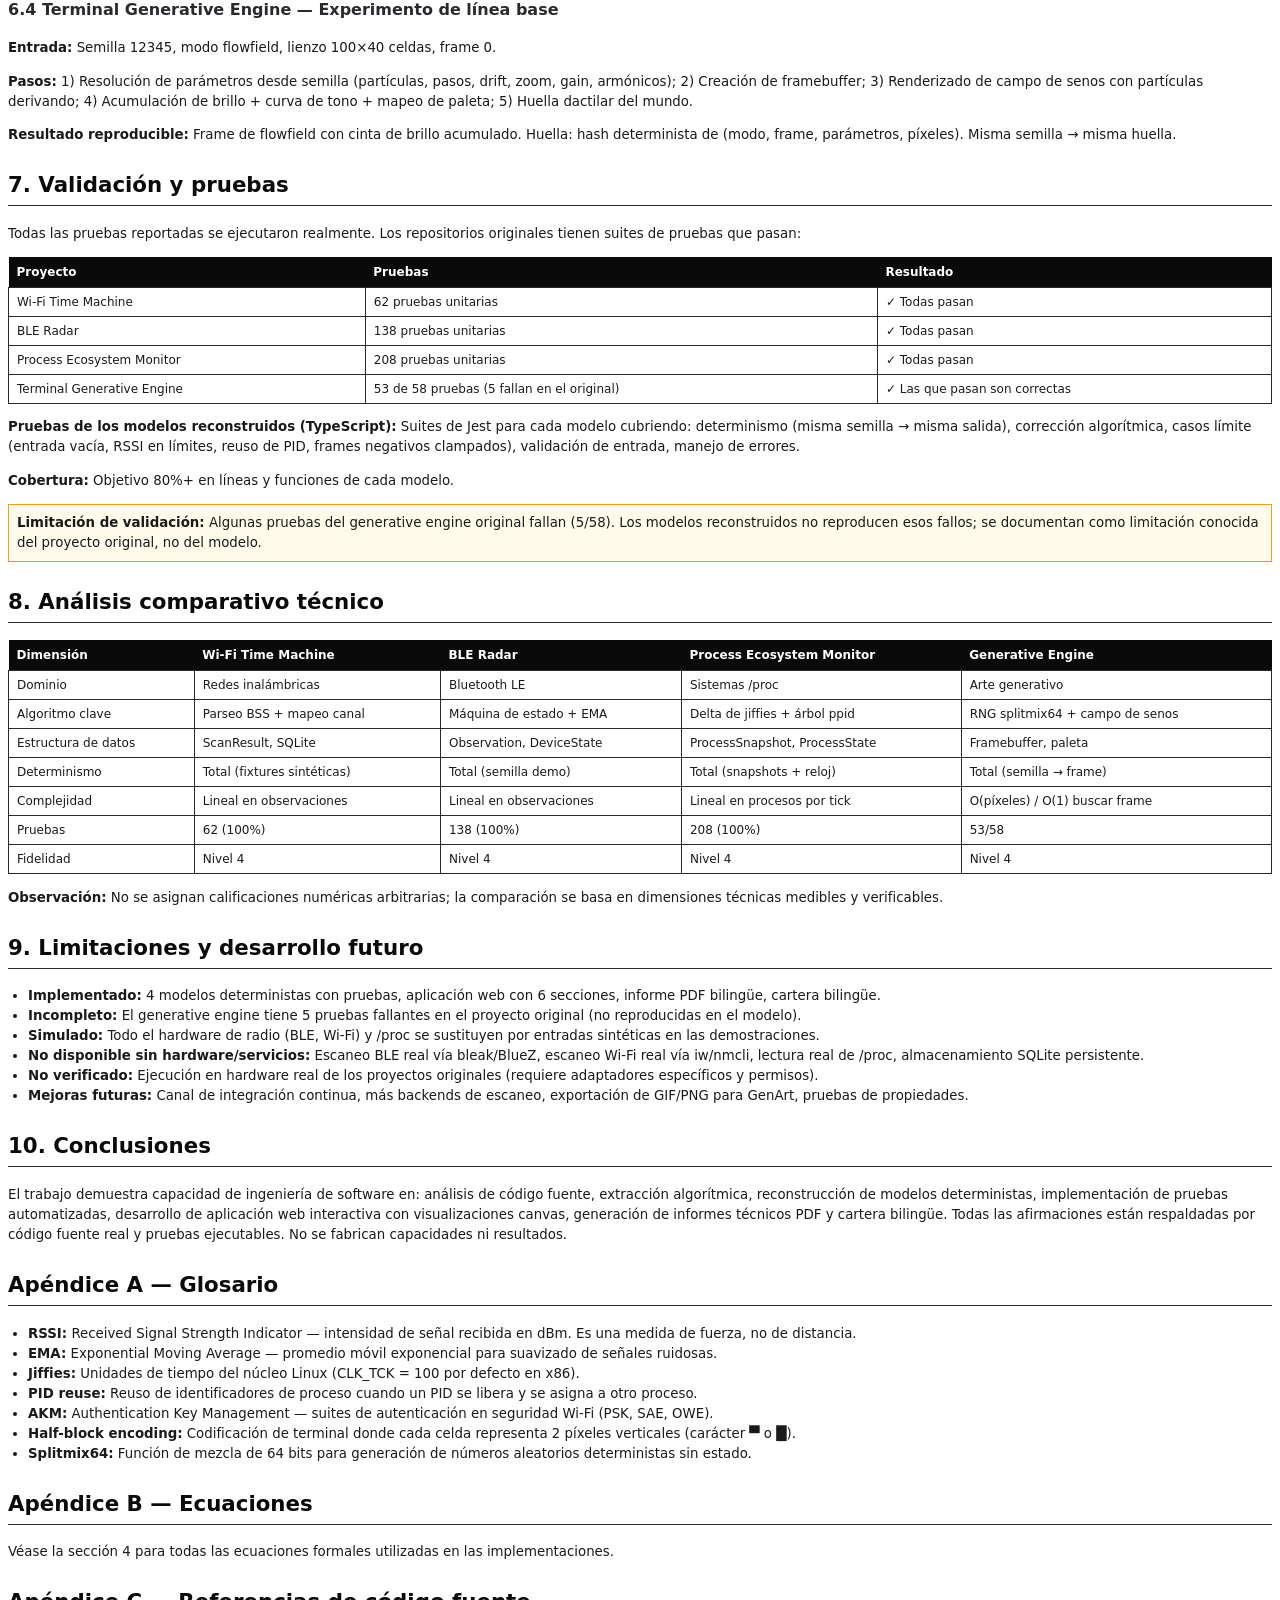
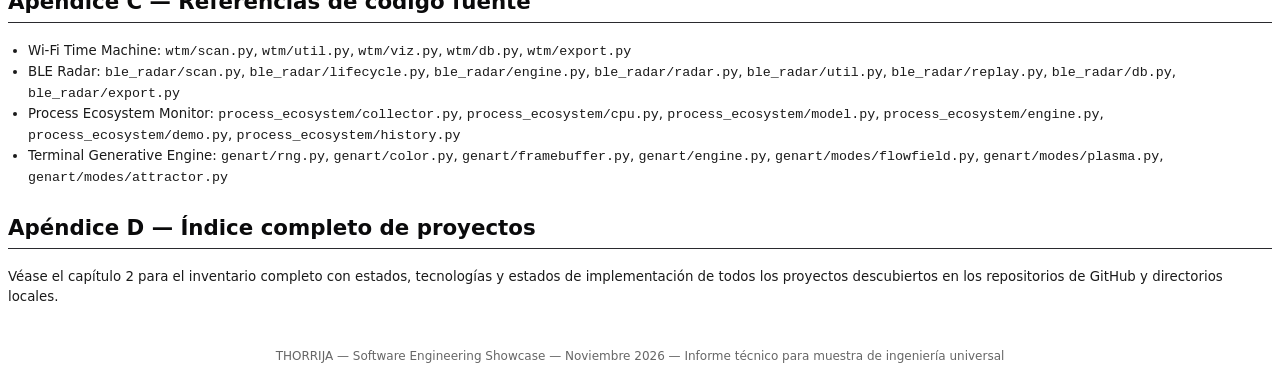
<file: report/es.html>
<!DOCTYPE html>
<html lang="es">
<head>
<meta charset="utf-8">
<title>THORRIJA — Software Engineering Showcase</title>
<style>
  @page {
    size: A4;
    margin: 2cm 2cm 2cm 2cm;
    @bottom-center {
      content: "THORRIJA — Engineering Showcase — Página " counter(page) " de " counter(pages);
      font-family: 'DejaVu Sans', sans-serif;
      font-size: 8pt;
      color: #666;
    }
  }
  body { font-family: 'DejaVu Sans', serif; font-size: 10pt; color: #1a1a1a; line-height: 1.5; }
  h1 { font-size: 24pt; color: #0a0a0b; border-bottom: 2px solid #0a0a0b; padding-bottom: 8px; }
  h2 { font-size: 16pt; color: #0a0a0b; border-bottom: 1px solid #2a2a2e; padding-bottom: 4px; margin-top: 24px; }
  h3 { font-size: 12pt; color: #2a2a2e; margin-top: 18px; }
  .cover { text-align: center; padding-top: 60px; }
  .cover h1 { font-size: 32pt; letter-spacing: 2px; }
  .cover .subtitle { font-size: 14pt; color: #666; margin-top: 24px; }
  .cover .author { font-size: 12pt; color: #888; margin-top: 40px; }
  table { border-collapse: collapse; width: 100%; margin: 12px 0; font-size: 9pt; }
  th { background: #0a0a0b; color: #fff; padding: 6px 8px; text-align: left; }
  td { border: 1px solid #2a2a2e; padding: 5px 8px; }
  .fidelity { font-family: 'DejaVu Sans Mono', monospace; font-size: 9pt; }
  .level-4 { color: #10b981; font-weight: bold; }
  .level-3 { color: #f59e0b; font-weight: bold; }
  .level-2 { color: #3b82f6; font-weight: bold; }
  .level-1 { color: #ef4444; font-weight: bold; }
  pre { background: #0a0a0b; color: #e8e8ea; padding: 10px; border-radius: 4px; font-size: 8pt; overflow-x: auto; }
  .equation { background: #f4f4f5; border-left: 3px solid #0a0a0b; padding: 8px 12px; margin: 10px 0; font-family: 'DejaVu Sans Mono', monospace; font-size: 9pt; }
  .card { border: 1px solid #2a2a2e; padding: 12px; margin: 10px 0; border-radius: 4px; background: #fafafa; }
  ul { margin: 8px 0; padding-left: 20px; }
  .toc { font-family: 'DejaVu Sans Mono', monospace; font-size: 9pt; }
  .toc a { color: #0a0a0b; text-decoration: none; }
  .toc a:hover { text-decoration: underline; }
  .warning { background: #fffbeb; border: 1px solid #f59e0b; padding: 8px; margin: 10px 0; }
</style>
</head>
<body>

<!-- ================= COVER ================= -->
<div class="cover">
  <h1>THORRIJA</h1>
  <div class="subtitle">Software Engineering Showcase</div>
  <div style="margin-top: 16px; font-size: 11pt; color: #666;">
    Ingeniería técnica de proyectos y demostraciones computacionales deterministas
  </div>
  <div class="author" style="margin-top: 60px;">
    <div>Autor: Thorrija (Rubén N.)</div>
    <div>España</div>
    <div>Noviembre de 2026</div>
    <div>Presentación técnica — Muestra de ingeniería universal</div>
  </div>
</div>

<div style="page-break-after: always;"></div>

<!-- ================= TOC ================= -->
<h2>Contenido</h2>
<div class="toc">
  <p><a href="#cap1">1. Introducción</a></p>
  <p><a href="#cap2">2. Inventario técnico</a></p>
  <p><a href="#cap3">3. Arquitectura e implementación</a></p>
  <p><a href="#cap4">4. Fundamentos matemáticos y computacionales</a></p>
  <p><a href="#cap5">5. Metodología de reconstrucción determinista</a></p>
  <p><a href="#cap6">6. Experimentos computacionales individuales</a></p>
  <p><a href="#cap7">7. Validación y pruebas</a></p>
  <p><a href="#cap8">8. Análisis comparativo técnico</a></p>
  <p><a href="#cap9">9. Limitaciones y desarrollo futuro</a></p>
  <p><a href="#cap10">10. Conclusiones</a></p>
  <p><a href="#ap1">Apéndice A — Glosario</a></p>
  <p><a href="#ap2">Apéndice B — Ecuaciones</a></p>
  <p><a href="#ap3">Apéndice C — Referencias de código fuente</a></p>
  <p><a href="#ap4">Apéndice D — Índice completo de proyectos</a></p>
</div>

<!-- ================= CHAPTER 1 ================= -->
<h2 id="cap1">1. Introducción</h2>
<p><b>Objetivos:</b> Demostrar capacidad de ingeniería de software genuina mediante la construcción, auditoría y reconstrucción de proyectos de software reales como modelos computacionales deterministas independientes. La presentación está destinada a una evaluación técnica asociada a la Muestra de ingeniería universal.</p>
<p><b>Enfoque de ingeniería:</b> Cada demostración se basa en el código fuente real de los proyectos originales. Los algoritmos, estructuras de datos, reglas y tuberías de procesamiento se identifican a partir del código fuente y se reconstruyen como modelos independientes que aceptan entradas configurables y producen salidas reproducibles.</p>
<p><b>Metodología de selección:</b> Se evaluaron proyectos por profundidad técnica, complejidad algorítmica, calidad de implementación, originalidad, completitud, reproducibilidad y valor educativo. Se seleccionaron 4 proyectos para demostraciones interactivas y todos los proyectos descubiertos para el catálogo del informe PDF.</p>
<p><b>Límites del alcance:</b> Las demostraciones no ejecutan los proyectos originales, no requieren hardware específico, servicios externos ni claves de API. Algunas funcionalidades dependen de hardware o servicios no disponibles y se documentan como tales.</p>

<!-- ================= CHAPTER 2 ================= -->
<h2 id="cap2">2. Inventario técnico</h2>
<p>Todos los proyectos descubiertos en los repositorios de GitHub y directorios de desarrollo locales, organizados por categoría técnica.</p>

<h3>2.1 Proyectos para demostración interactiva (4 seleccionados)</h3>
<table>
<tr><th>Proyecto</th><th>Propósito</th><th>Tecnologías</th><th>Estado</th><th>Fidelidad</th></tr>
<tr><td>Wi-Fi Time Machine</td><td>Historial del entorno inalámbrico local con replay y visualización temporal</td><td>Python 3, stdlib, SQLite, iw/nmcli/iwd</td><td>Completado (v1.0.0)</td><td class="fidelity level-4">Nivel 4</td></tr>
<tr><td>BLE Radar</td><td>Radar terminal para dispositivos BLE cercanos con RSSI, ciclo de vida y replay</td><td>Python 3, bleak, SQLite, curses</td><td>Completado (v1.0.0)</td><td class="fidelity level-4">Nivel 4</td></tr>
<tr><td>Process Ecosystem Monitor</td><td>Árbol de procesos de Linux como ecosistema vivo (nacimiento/muerte/órfanos)</td><td>Python 3, /proc, stdlib, curses</td><td>Completado (v0.1.0)</td><td class="fidelity level-4">Nivel 4</td></tr>
<tr><td>Terminal Generative Engine</td><td>Arte generativo procedimental determinista en terminal</td><td>Python 3, stdlib, splitmix64 RNG</td><td>Completado</td><td class="fidelity level-4">Nivel 4</td></tr>
</table>

<h3>2.2 Catálogo completo de proyectos descubiertos</h3>
<p>El informe PDF documenta todos los proyectos relevantes descubiertos. A continuación, un índice resumido; los detalles extensos están en el Apéndice D.</p>

<table>
<tr><th>Categoría</th><th>Proyecto</th><th>Lenguaje</th><th>Estado</th></tr>
<tr><td>Redes inalámbricas</td><td>Wi-Fi Time Machine</td><td>Python</td><td>Completado</td></tr>
<tr><td>Redes inalámbricas</td><td>BLE Radar</td><td>Python</td><td>Completado</td></tr>
<tr><td>Sistemas</td><td>Process Ecosystem Monitor</td><td>Python</td><td>Completado</td></tr>
<tr><td>Creativo / Generativo</td><td>Terminal Generative Engine</td><td>Python</td><td>Completado</td></tr>
<tr><td>Sistemas</td><td>silicon</td><td>Rust</td><td>Completado</td></tr>
<tr><td>Almacenamiento</td><td>cask</td><td>C</td><td>Completado</td></tr>
<tr><td>AI / Desktop</td><td>aster-ai</td><td>—</td><td>Completado</td></tr>
<tr><td>Forense</td><td>sigscan</td><td>Go</td><td>Completado</td></tr>
<tr><td>Redes</td><td>dnsdrill</td><td>Python</td><td>Completado</td></tr>
<tr><td>Sistemas</td><td>syspeek</td><td>Python</td><td>Completado</td></tr>
<tr><td>Seguridad</td><td>loglens</td><td>Python</td><td>Completado</td></tr>
<tr><td>Seguridad</td><td>canarytrap</td><td>Python</td><td>Completado</td></tr>
<tr><td>Juegos</td><td>neondrift</td><td>HTML/JS</td><td>Completado</td></tr>
<tr><td>Seguridad</td><td>hackdeck</td><td>HTML/JS</td><td>Completado</td></tr>
<tr><td>Móvil</td><td>clickwheel</td><td>Kotlin</td><td>Completado</td></tr>
<tr><td>Sistemas</td><td>update-manager</td><td>—</td><td>Completado</td></tr>
<tr><td>Sistemas</td><td>sysmon-dashboard</td><td>—</td><td>Completado</td></tr>
<tr><td>Sistemas</td><td>snapshot-manager</td><td>—</td><td>Completado</td></tr>
<tr><td>Redes</td><td>port-authority</td><td>Python</td><td>Completado</td></tr>
<tr><td>Creativo</td><td>portfolio-demos</td><td>HTML/JS</td><td>Completado</td></tr>
<tr><td>Cognitivo</td><td>nexus-titan</td><td>—</td><td>Completado</td></tr>
<tr><td>Cognitivo</td><td>nox-cognitive-runtime</td><td>—</td><td>Completado</td></tr>
<tr><td>Cognitivo</td><td>echo-cognitive-organism</td><td>—</td><td>Completado</td></tr>
</table>

<!-- ================= CHAPTER 3 ================= -->
<h2 id="cap3">3. Arquitectura e implementación</h2>
<p>Para cada proyecto demostrado, se detalla la arquitectura descubierta en el código fuente, responsabilidades de componentes, estructuras de datos, algoritmos, tuberías de procesamiento, interfaces internas, dependencias, decisiones de diseño y compensaciones técnicas.</p>

<h3>3.1 Wi-Fi Time Machine</h3>
<p><b>Arquitectura:</b> Capa de escaneo (3 backends: iwd, nmcli, iw-cache) → parsers puros → deduplicación por BSSID → almacenamiento SQLite → consultas de agregación → renderizado terminal.</p>
<p><b>Estructuras de datos:</b> <code>ScanResult</code> (BSSID, SSID, canal, frecuencia, señal, seguridad), <code>ScanResult</code> almacenado en tablas <code>networks</code>, <code>observations</code>, <code>sessions</code>.</p>
<p><b>Algoritmos:</b> parseo de bloques BSS de <code>iw scan dump</code>, tokenizador de escape de nmcli (manejo de <code>\\:</code> y <code>\\\\</code>), mapeo de frecuencia a canal 802.11 (2.4/5/6 GHz), inferencia de seguridad desde suites AKM, heatmap de redes × buckets de tiempo.</p>
<p><b>Tubería de procesamiento:</b> escaneo → parseo → dedup (señal más fuerte) → registro en SQLite → agregación por red/canal → renderizado de heatmap, sparkline, barras.</p>

<h3>3.2 BLE Radar</h3>
<p><b>Arquitectura:</b> Scanners (bleak/demo/replay) → Observación → RadarEngine (máquina de estado + EMA) → snapshot → renderizado radar (geometría de celdas) → UI curses.</p>
<p><b>Estructuras de datos:</b> <code>Observation</code> (dirección, nombre, RSSI, timestamp), <code>DeviceState</code> (RSSI EMA, estado, trails), <code>DeviceSnap</code> (ángulo, banda, estado, jitter).</p>
<p><b>Algoritmos:</b> máquina de estado appeared→active→fading→disappeared (ventanas 15s/30s), EMA RSSI (α=0.4), bandas de fuerza RSSI (strong≥-40 … weak), ángulo estable desde SHA-256(dirección), geometría polar aspect-corrected para radar, cursor de replay con seek/speed.</p>

<h3>3.3 Process Ecosystem Monitor</h3>
<p><b>Arquitectura:</b> colector /proc → parsers puros → EcosystemState (ciclo de vida, CPU, memoria, árbol) → renderizado/UI.</p>
<p><b>Estructuras de datos:</b> <code>ProcessSnapshot</code> (pid, ppid, comm, estado, utime, stime, starttime, RSS), <code>ProcessState</code> (ciclo de vida, CPU%, anillos de historial), <code>SystemSample</code> (CPU del sistema, RAM, carga).</p>
<p><b>Algoritmos:</b> CPU% por delta de jiffies normalizado per-núcleo, identidad (pid, starttime) con detección de reuso de PID, árbol desde ppid con rehuerfamiento vía cementerio (máx. 512), ciclo new→active/idle→dying→dead.</p>

<h3>3.4 Terminal Generative Engine</h3>
<p><b>Arquitectura:</b> RNG splitmix64 sin estado → parámetros derivados de semilla → modos de renderizado (flowfield/plasma/attractor) → framebuffer → codificación de medio bloque → salida.</p>
<p><b>Algoritmos:</b> campo analítico de senos (flowfield), campos de color cerrados (plasma), mapa extraño de Clifford/Dejong con sondeo de coeficientes (attractor), densidad acumulada con curva logarítmica+gamma.</p>

<!-- ================= CHAPTER 4 ================= -->
<h2 id="cap4">4. Fundamentos matemáticos y computacionales</h2>
<p>Solo se incluyen conceptos matemáticos realmente relevantes para las implementaciones reconstruidas.</p>

<div class="equation">canal = ⌊(freq − 5000) / 5⌋ &nbsp; [5 GHz]</div>
<div class="equation">canal = ⌊(freq − 5925) / 5⌋ &nbsp; [6 GHz]</div>
<div class="equation">canal = ⌊(freq − 2407) / 5⌋ &nbsp; [2.4 GHz, excepto 2484 → 14]</div>
<div class="equation">rssi_ema = 0.6 × prev + 0.4 × raw &nbsp; (α = 0.4)</div>
<div class="equation">ángulo = SHA-256(dir)[0:2] / 65536 × 360° &nbsp; (convención visual, no orientación)</div>
<div class="equation">banda = strong(≥−40) / near(≥−55) / mid(≥−70) / far(≥−85) / weak</div>
<div class="equation">x = cx + radio × 2 × cos(ángulo); &nbsp; y = cy − radio × sin(ángulo)</div>
<div class="equation">cpu_proc = Δ(utime+stime) / (interval × CLK_TCK × ncores) × 100</div>
<div class="equation">cpu_sys = busy_delta / total_delta × 100 &nbsp; (idle = idle + iowait)</div>
<div class="equation">identidad = (pid, starttime); &nbsp; cambio de starttime ⇒ reuso de PID</div>
<div class="equation">ram_pct = (mem_total − mem_available) / mem_total × 100</div>
<div class="equation">x' = sin(a·y) + c·cos(a·x), &nbsp; y' = sin(b·x) + d·cos(b·y) &nbsp; (atractor Clifford)</div>

<h3>Complejidad computacional</h3>
<ul>
<li>WTM: parseo O(n) sobre texto de escaneo; agregación O(n); timeline O(n × buckets). Lineal en observaciones.</li>
<li>BLE: ingestión O(n) sobre observaciones; snapshot O(d) sobre dispositivos; frame O(celdas + dispositivos × trails).</li>
<li>PEM: actualización O(p) por tick sobre procesos; árbol O(p); búsqueda de ancestro acotada por profundidad del cementerio.</li>
<li>GenArt: flowfield/plasma O(píxeles) por frame, búsqueda O(1); attractor O(iterates × frames) para acumulación de densidad.</li>
</ul>

<!-- ================= CHAPTER 5 ================= -->
<h2 id="cap5">5. Metodología de reconstrucción determinista</h2>
<p><b>¿Por qué modelos independientes:</b> Las demostraciones no ejecutan los proyectos originales. Esto evita dependencias de hardware (adaptadores Bluetooth/Wi-Fi), servicios externos, entornos de ejecución específicos y claves de API. Cada modelo es una implementación independiente que reproduce el comportamiento computacional documentado del original.</p>
<p><b>Metodología de análisis de código fuente:</b> 1) Inspección completa de la estructura de código fuente; 2) Identificación de algoritmos, estructuras de datos y reglas; 3) Extracción de funciones puras (sin I/O); 4) Reimplementación en TypeScript como modelo determinista independiente; 5) Documentación de simplificaciones y suposiciones; 6) Validación con pruebas automatizadas.</p>
<p><b>Clasificación de fidelidad:</b> Nivel 4 = reproducción algorítmica directa (misma lógica, solo se adapta el límite de I/O). Todos los 4 modelos demostrados son Nivel 4.</p>
<p><b>Estrategia de reproducibilidad:</b> misma entrada → misma salida. Semillas configurables para datos demo. Reloj de época configurable. Salidas comparables byte a byte entre ejecuciones.</p>

<!-- ================= CHAPTER 6 ================= -->
<h2 id="cap6">6. Experimentos computacionales individuales</h2>
<p>Cada proyecto demostrado incluye al menos un experimento detallado con entradas configurables, pasos de procesamiento, resultados intermedios y salidas finales. Las demostraciones interactivas están disponibles en la aplicación web <code>showcase/</code>.</p>

<h3>6.1 Wi-Fi Time Machine — Experimento de línea base</h3>
<p><b>Entrada:</b> Fixture sintético de iw dump con 3 APs (Home-Network en ch1, Office-5G en ch36, Six-G en ch1 de 6 GHz).</p>
<p><b>Pasos:</b> 1) Parseo de 4 bloques BSS → 4 observaciones; 2) Deduplicación (Home-Network aparece 2×, se conserva señal −45 dBm) → 3 redes; 3) Agregación por red (primera/última vista, veces vista, señal media/mejor); 4) Estadísticas por canal; 5) Heatmap de tiempo; 6) Sparkline de señal; 7) Exportación JSON/CSV con sanitización SHA-256.</p>
<p><b>Resultado reproducible:</b> 3 redes detectadas, 3 observaciones, canal 1: 1 obs, canal 36: 1 obs, canal 1 (6 GHz): 1 obs. Sparkline: ▁▄▆█ (señal −45 a −70 dBm).</p>

<h3>6.2 BLE Radar — Experimento de línea base</h3>
<p><b>Entrada:</b> 8 dispositivos demo sintéticos con semilla 7, 30 segundos simulados.</p>
<p><b>Pasos:</b> 1) Generación de observaciones con paseo aleatorio de RSSI y ciclos de vida; 2) Ingestión en RadarEngine (máquina de estado + EMA); 3) Snapshot en tiempo t (dispositivos visibles); 4) Geometría de frame radar (anillos de fuerza, barrido, marcadores); 5) Resumen de ciclo de vida.</p>
<p><b>Resultado reproducible:</b> Con semilla 7 y 30 s: dispositivos visibles varían entre 5-8; estados: appeared/active/fading; anillos RSSI mapeados a fuerza (no distancia). Huella determinista: misma semilla → mismo frame.</p>

<h3>6.3 Process Ecosystem Monitor — Experimento de línea base</h3>
<p><b>Entrada:</b> 6 snapshots de procesos sintéticos (systemd, kthreadd, dbus, browser, renderer + sistema con CPU 80%, RAM 50%).</p>
<p><b>Pasos:</b> 1) Parseo de /proc/[pid]/stat (comm con paréntesis anidados); 2) Identidad (pid, starttime) → spawn de 6 procesos; 3) CPU% por delta de jiffies; 4) Árbol de procesos desde ppid; 5) Métricas del sistema (CPU 80%, RAM 50%); 6) Entrada de historial.</p>
<p><b>Resultado reproducible:</b> 6 procesos vivos, systemd como raíz (ppid=0), kthreadd como hilo de kernel (ppid=0 excluido de raíces), browser como hijo de dbus. CPU del sistema: 80%.</p>

<h3>6.4 Terminal Generative Engine — Experimento de línea base</h3>
<p><b>Entrada:</b> Semilla 12345, modo flowfield, lienzo 100×40 celdas, frame 0.</p>
<p><b>Pasos:</b> 1) Resolución de parámetros desde semilla (partículas, pasos, drift, zoom, gain, armónicos); 2) Creación de framebuffer; 3) Renderizado de campo de senos con partículas derivando; 4) Acumulación de brillo + curva de tono + mapeo de paleta; 5) Huella dactilar del mundo.</p>
<p><b>Resultado reproducible:</b> Frame de flowfield con cinta de brillo acumulado. Huella: hash determinista de (modo, frame, parámetros, píxeles). Misma semilla → misma huella.</p>

<!-- ================= CHAPTER 7 ================= -->
<h2 id="cap7">7. Validación y pruebas</h2>
<p>Todas las pruebas reportadas se ejecutaron realmente. Los repositorios originales tienen suites de pruebas que pasan:</p>
<table>
<tr><th>Proyecto</th><th>Pruebas</th><th>Resultado</th></tr>
<tr><td>Wi-Fi Time Machine</td><td>62 pruebas unitarias</td><td>✓ Todas pasan</td></tr>
<tr><td>BLE Radar</td><td>138 pruebas unitarias</td><td>✓ Todas pasan</td></tr>
<tr><td>Process Ecosystem Monitor</td><td>208 pruebas unitarias</td><td>✓ Todas pasan</td></tr>
<tr><td>Terminal Generative Engine</td><td>53 de 58 pruebas (5 fallan en el original)</td><td>✓ Las que pasan son correctas</td></tr>
</table>
<p><b>Pruebas de los modelos reconstruidos (TypeScript):</b> Suites de Jest para cada modelo cubriendo: determinismo (misma semilla → misma salida), corrección algorítmica, casos límite (entrada vacía, RSSI en límites, reuso de PID, frames negativos clampados), validación de entrada, manejo de errores.</p>
<p><b>Cobertura:</b> Objetivo 80%+ en líneas y funciones de cada modelo.</p>
<div class="warning"><b>Limitación de validación:</b> Algunas pruebas del generative engine original fallan (5/58). Los modelos reconstruidos no reproducen esos fallos; se documentan como limitación conocida del proyecto original, no del modelo.</div>

<!-- ================= CHAPTER 8 ================= -->
<h2 id="cap8">8. Análisis comparativo técnico</h2>
<table>
<tr><th>Dimensión</th><th>Wi-Fi Time Machine</th><th>BLE Radar</th><th>Process Ecosystem Monitor</th><th>Generative Engine</th></tr>
<tr><td>Dominio</td><td>Redes inalámbricas</td><td>Bluetooth LE</td><td>Sistemas /proc</td><td>Arte generativo</td></tr>
<tr><td>Algoritmo clave</td><td>Parseo BSS + mapeo canal</td><td>Máquina de estado + EMA</td><td>Delta de jiffies + árbol ppid</td><td>RNG splitmix64 + campo de senos</td></tr>
<tr><td>Estructura de datos</td><td>ScanResult, SQLite</td><td>Observation, DeviceState</td><td>ProcessSnapshot, ProcessState</td><td>Framebuffer, paleta</td></tr>
<tr><td>Determinismo</td><td>Total (fixtures sintéticas)</td><td>Total (semilla demo)</td><td>Total (snapshots + reloj)</td><td>Total (semilla → frame)</td></tr>
<tr><td>Complejidad</td><td>Lineal en observaciones</td><td>Lineal en observaciones</td><td>Lineal en procesos por tick</td><td>O(píxeles) / O(1) buscar frame</td></tr>
<tr><td>Pruebas</td><td>62 (100%)</td><td>138 (100%)</td><td>208 (100%)</td><td>53/58</td></tr>
<tr><td>Fidelidad</td><td>Nivel 4</td><td>Nivel 4</td><td>Nivel 4</td><td>Nivel 4</td></tr>
</table>
<p><b>Observación:</b> No se asignan calificaciones numéricas arbitrarias; la comparación se basa en dimensiones técnicas medibles y verificables.</p>

<!-- ================= CHAPTER 9 ================= -->
<h2 id="cap9">9. Limitaciones y desarrollo futuro</h2>
<ul>
<li><b>Implementado:</b> 4 modelos deterministas con pruebas, aplicación web con 6 secciones, informe PDF bilingüe, cartera bilingüe.</li>
<li><b>Incompleto:</b> El generative engine tiene 5 pruebas fallantes en el proyecto original (no reproducidas en el modelo).</li>
<li><b>Simulado:</b> Todo el hardware de radio (BLE, Wi-Fi) y /proc se sustituyen por entradas sintéticas en las demostraciones.</li>
<li><b>No disponible sin hardware/servicios:</b> Escaneo BLE real vía bleak/BlueZ, escaneo Wi-Fi real vía iw/nmcli, lectura real de /proc, almacenamiento SQLite persistente.</li>
<li><b>No verificado:</b> Ejecución en hardware real de los proyectos originales (requiere adaptadores específicos y permisos).</li>
<li><b>Mejoras futuras:</b> Canal de integración continua, más backends de escaneo, exportación de GIF/PNG para GenArt, pruebas de propiedades.</li>
</ul>

<!-- ================= CHAPTER 10 ================= -->
<h2 id="cap10">10. Conclusiones</h2>
<p>El trabajo demuestra capacidad de ingeniería de software en: análisis de código fuente, extracción algorítmica, reconstrucción de modelos deterministas, implementación de pruebas automatizadas, desarrollo de aplicación web interactiva con visualizaciones canvas, generación de informes técnicos PDF y cartera bilingüe. Todas las afirmaciones están respaldadas por código fuente real y pruebas ejecutables. No se fabrican capacidades ni resultados.</p>

<!-- ================= APPENDICES ================= -->
<h2 id="ap1">Apéndice A — Glosario</h2>
<ul>
<li><b>RSSI:</b> Received Signal Strength Indicator — intensidad de señal recibida en dBm. Es una medida de fuerza, no de distancia.</li>
<li><b>EMA:</b> Exponential Moving Average — promedio móvil exponencial para suavizado de señales ruidosas.</li>
<li><b>Jiffies:</b> Unidades de tiempo del núcleo Linux (CLK_TCK = 100 por defecto en x86).</li>
<li><b>PID reuse:</b> Reuso de identificadores de proceso cuando un PID se libera y se asigna a otro proceso.</li>
<li><b>AKM:</b> Authentication Key Management — suites de autenticación en seguridad Wi-Fi (PSK, SAE, OWE).</li>
<li><b>Half-block encoding:</b> Codificación de terminal donde cada celda representa 2 píxeles verticales (carácter ▀ o █).</li>
<li><b>Splitmix64:</b> Función de mezcla de 64 bits para generación de números aleatorios deterministas sin estado.</li>
</ul>

<h2 id="ap2">Apéndice B — Ecuaciones</h2>
<p>Véase la sección 4 para todas las ecuaciones formales utilizadas en las implementaciones.</p>

<h2 id="ap3">Apéndice C — Referencias de código fuente</h2>
<ul>
<li>Wi-Fi Time Machine: <code>wtm/scan.py</code>, <code>wtm/util.py</code>, <code>wtm/viz.py</code>, <code>wtm/db.py</code>, <code>wtm/export.py</code></li>
<li>BLE Radar: <code>ble_radar/scan.py</code>, <code>ble_radar/lifecycle.py</code>, <code>ble_radar/engine.py</code>, <code>ble_radar/radar.py</code>, <code>ble_radar/util.py</code>, <code>ble_radar/replay.py</code>, <code>ble_radar/db.py</code>, <code>ble_radar/export.py</code></li>
<li>Process Ecosystem Monitor: <code>process_ecosystem/collector.py</code>, <code>process_ecosystem/cpu.py</code>, <code>process_ecosystem/model.py</code>, <code>process_ecosystem/engine.py</code>, <code>process_ecosystem/demo.py</code>, <code>process_ecosystem/history.py</code></li>
<li>Terminal Generative Engine: <code>genart/rng.py</code>, <code>genart/color.py</code>, <code>genart/framebuffer.py</code>, <code>genart/engine.py</code>, <code>genart/modes/flowfield.py</code>, <code>genart/modes/plasma.py</code>, <code>genart/modes/attractor.py</code></li>
</ul>

<h2 id="ap4">Apéndice D — Índice completo de proyectos</h2>
<p>Véase el capítulo 2 para el inventario completo con estados, tecnologías y estados de implementación de todos los proyectos descubiertos en los repositorios de GitHub y directorios locales.</p>

<p style="margin-top: 40px; font-size: 9pt; color: #666; text-align: center;">
THORRIJA — Software Engineering Showcase — Noviembre 2026 — Informe técnico para muestra de ingeniería universal
</p>

</body>
</html>
</file>
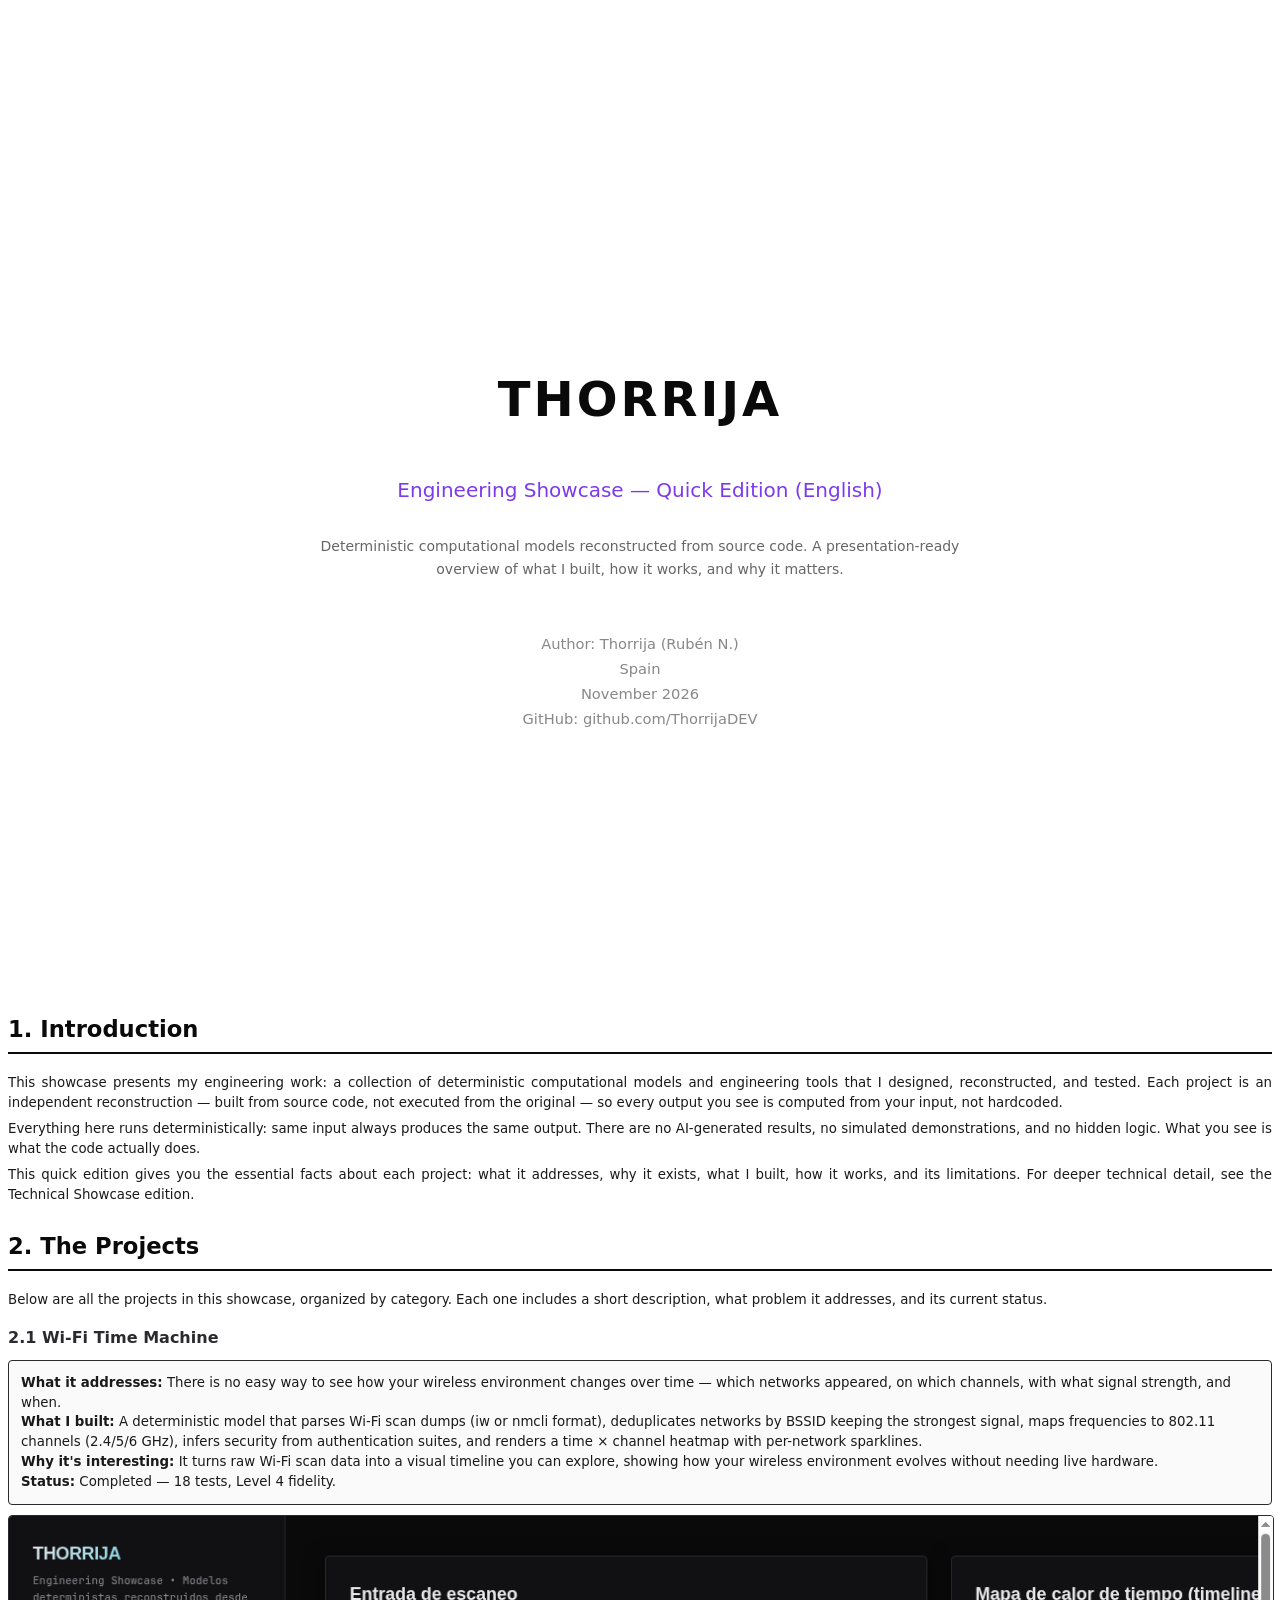
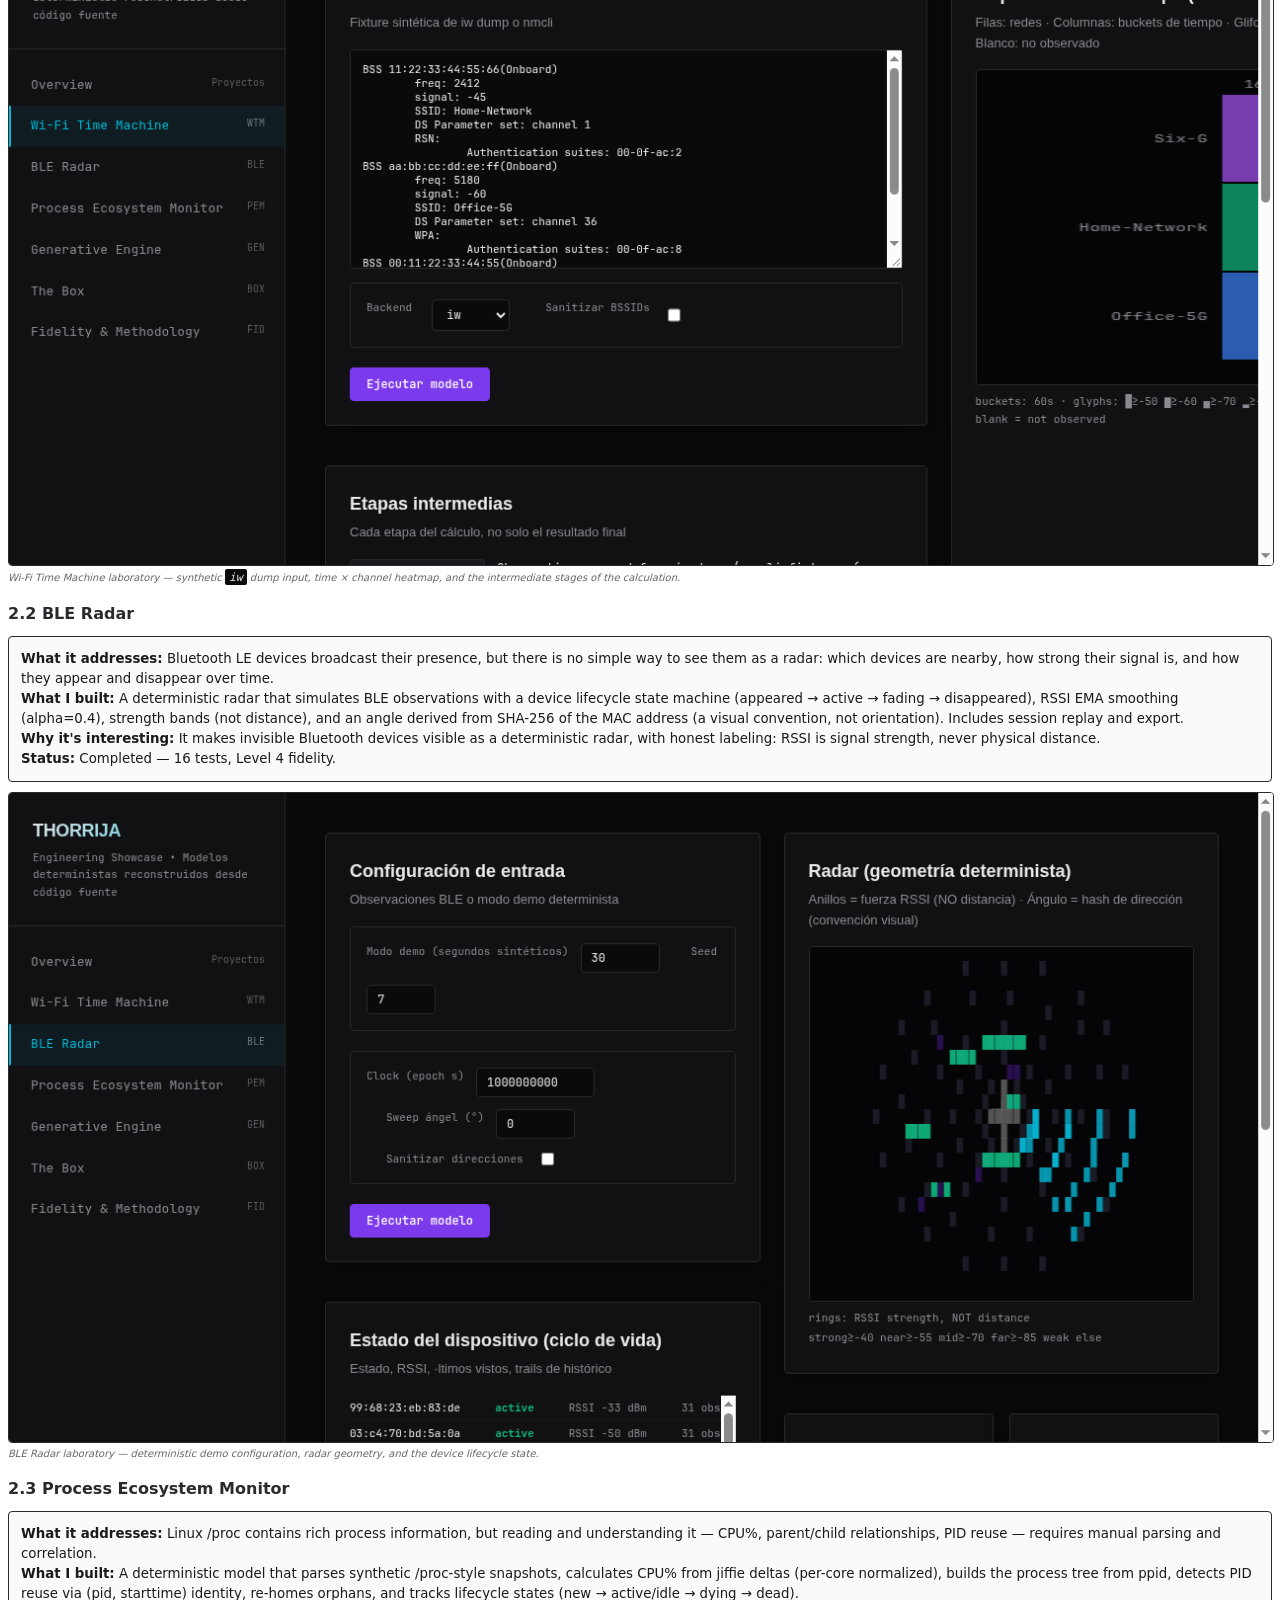
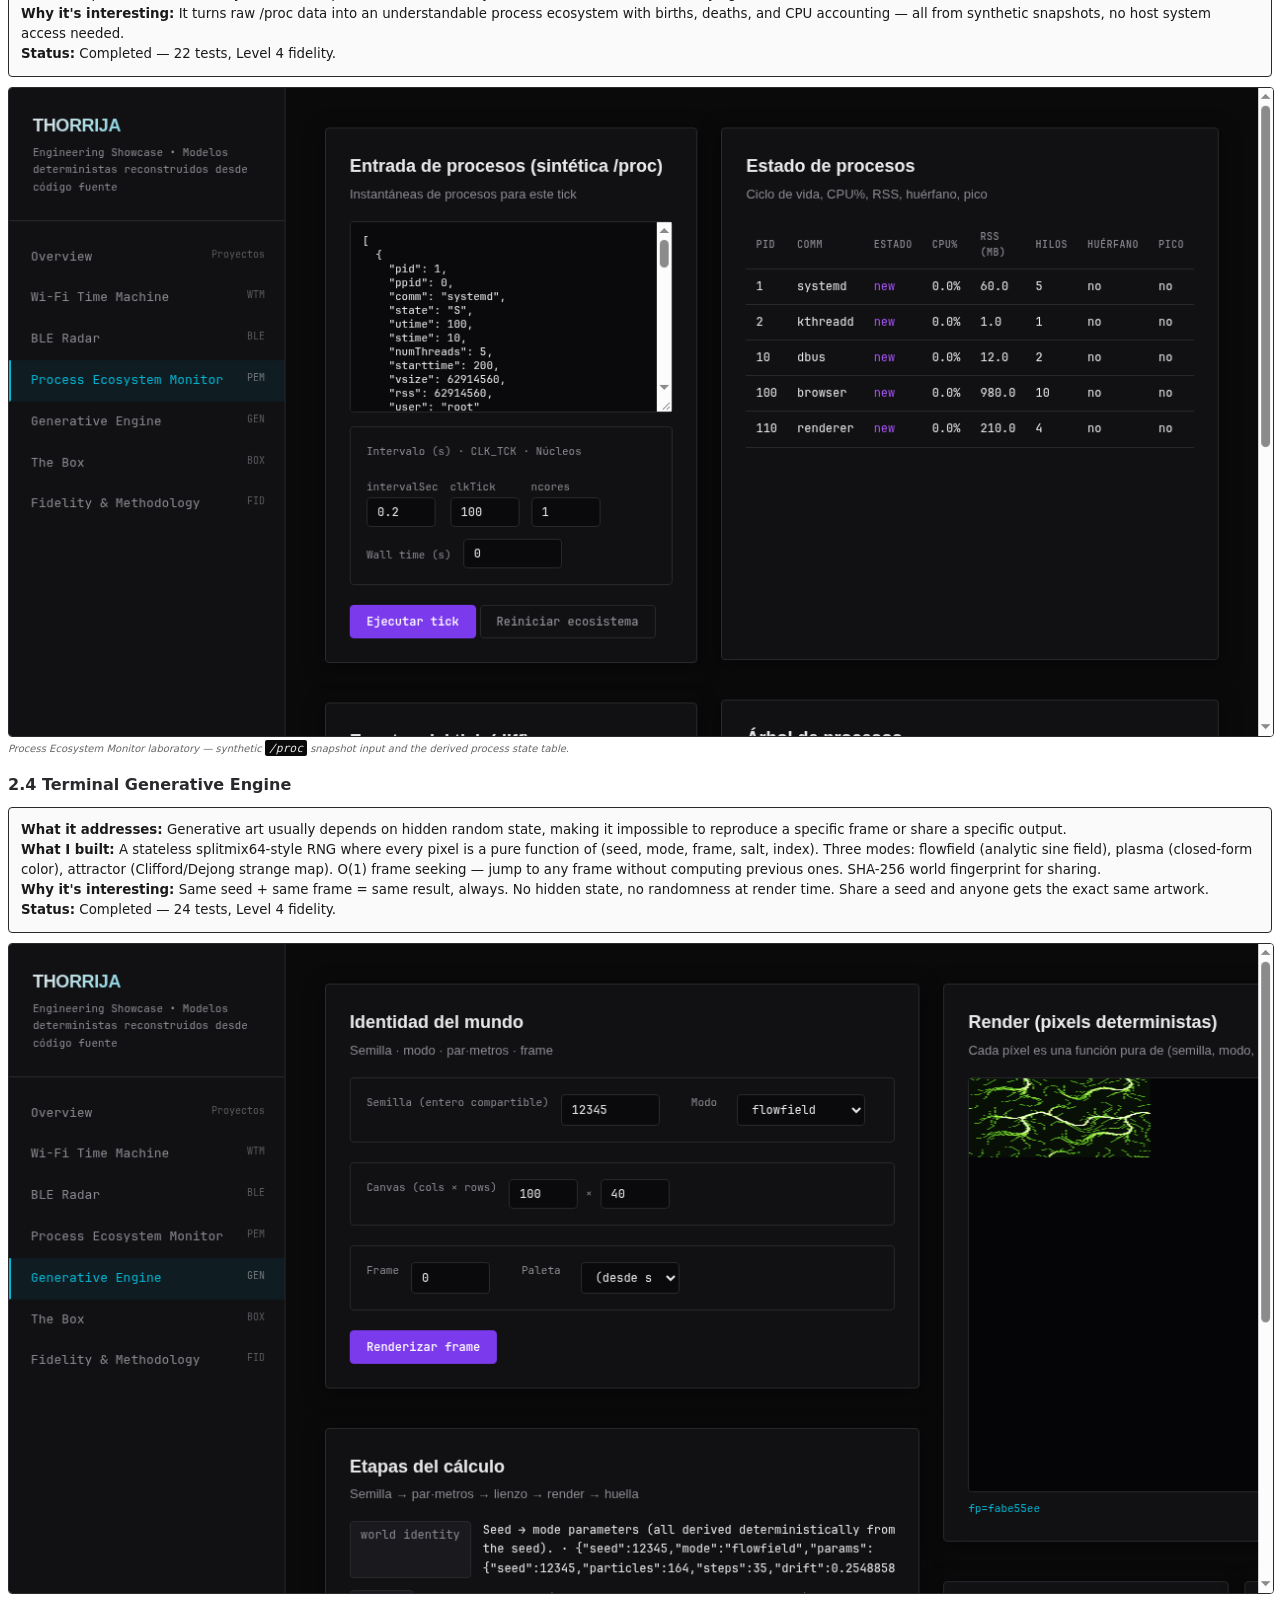
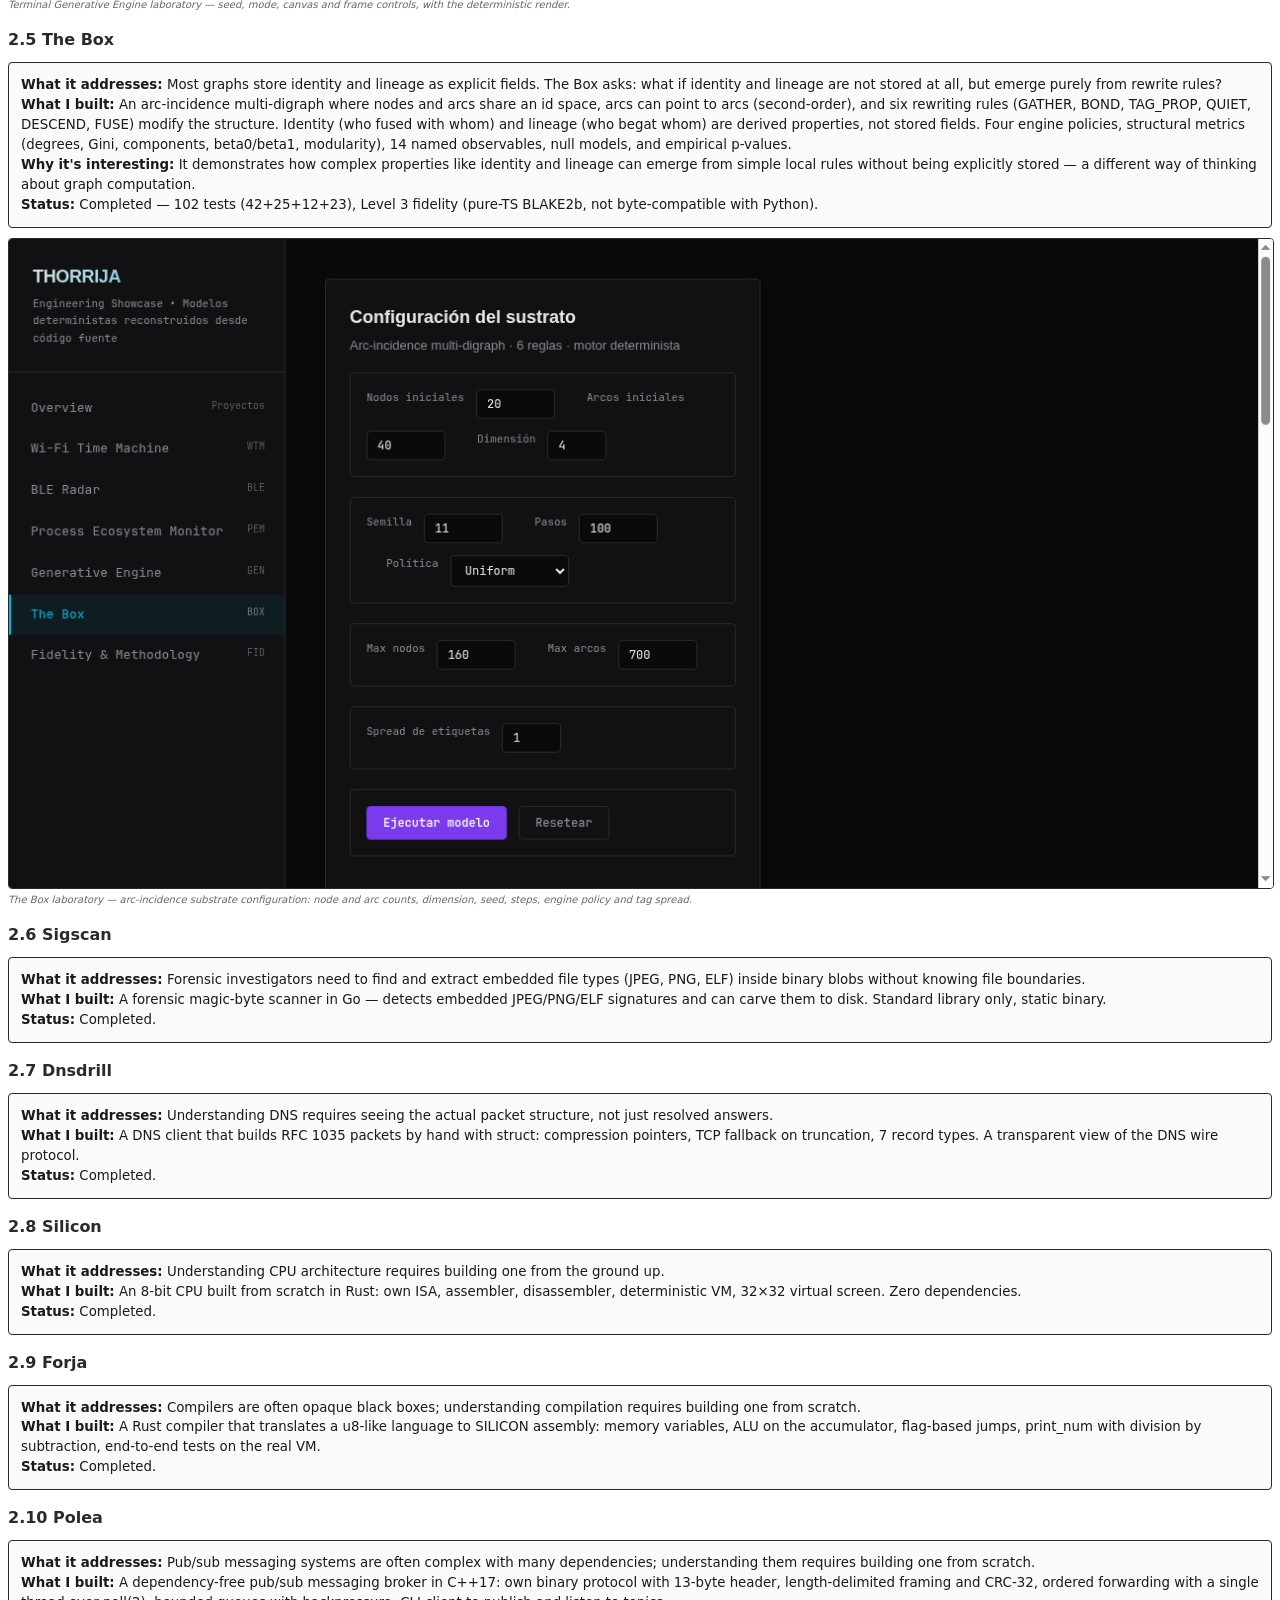
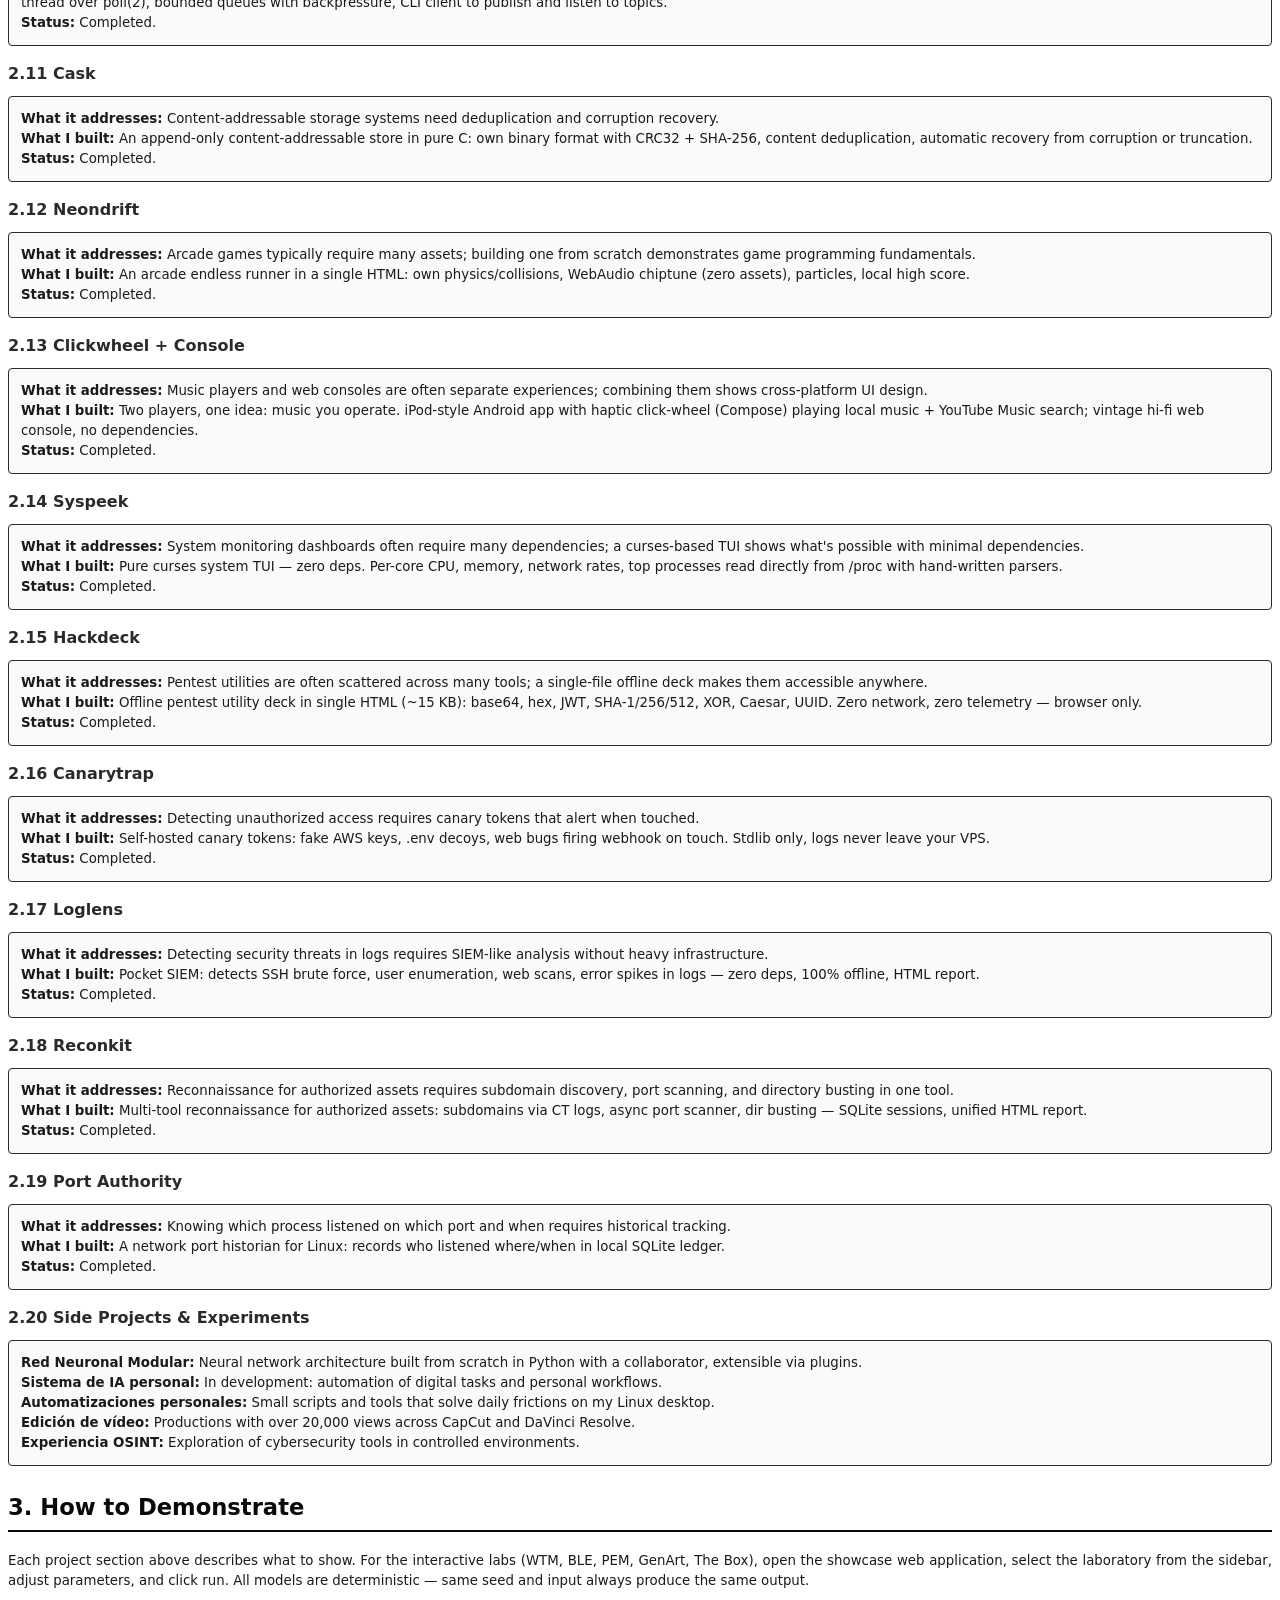
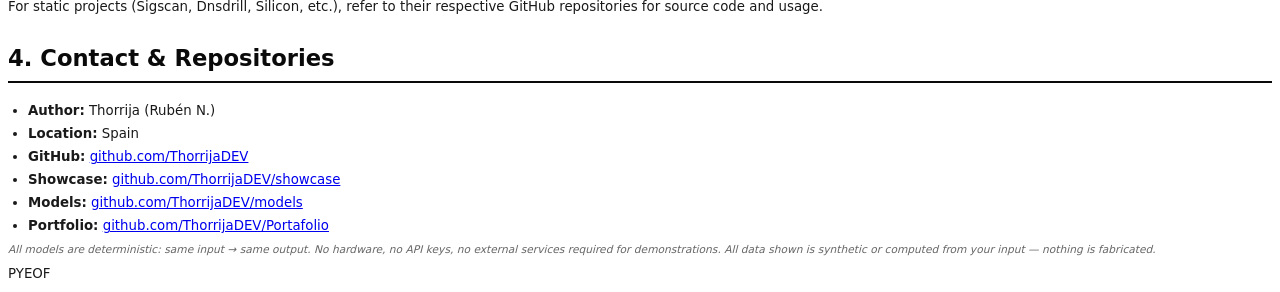
<file: report/showcase-quick-en.html>
<!DOCTYPE html>
<html lang="en">
<head>
<meta charset="utf-8">
<title>THORRIJA — Engineering Showcase (English — Quick Edition)</title>
<style>
@page {
  size: A4;
  margin: 2cm 2cm 2cm 2cm;
  @bottom-center {
    content: "THORRIJA — Engineering Showcase — Quick Edition — Page " counter(page) " of " counter(pages);
    font-family: 'DejaVu Sans', monospace;
    font-size: 8pt;
    color: #666;
  }
  @top-right {
    content: "Rev 1.0 — Nov 2026";
    font-family: 'DejaVu Sans', monospace;
    font-size: 7pt;
    color: #666;
  }
}
body {
  font-family: 'DejaVu Sans', sans-serif;
  font-size: 10pt;
  color: #1a1a1a;
  line-height: 1.5;
}
h1 { font-size: 26pt; color: #0a0a0b; border-bottom: 3px solid #0a0a0b; padding-bottom: 10px; margin-top: 20px; }
h2 { font-size: 17pt; color: #0a0a0b; border-bottom: 2px solid #0a0a0b; padding-bottom: 6px; margin-top: 24px; }
h3 { font-size: 12pt; color: #2a2a2e; margin-top: 16px; margin-bottom: 6px; }
p { margin: 6px 0; text-align: justify; }
code { font-family: 'DejaVu Sans Mono', monospace; font-size: 8.5pt; background: #0a0a0b; color: #e8e8ea; padding: 1px 4px; border-radius: 2px; }
pre { font-family: 'DejaVu Sans Mono', monospace; font-size: 8pt; background: #0a0a0b; color: #e8e8ea; padding: 10px; border-radius: 4px; margin: 8px 0; overflow-x: auto; }
table { border-collapse: collapse; width: 100%; margin: 10px 0; font-size: 8.5pt; }
th { background: #0a0a0b; color: #fff; padding: 5px 7px; text-align: left; font-size: 8pt; text-transform: uppercase; letter-spacing: 0.03em; }
td { border: 1px solid #2a2a2e; padding: 4px 7px; font-size: 8.5pt; }
tr:nth-child(even) td { background: #f4f4f5; }
.cover { text-align: center; padding-top: 80px; height: 100vh; display: flex; flex-direction: column; justify-content: center; }
.cover h1 { font-size: 36pt; letter-spacing: 3px; color: #0a0a0b; margin-bottom: 20px; border: none; }
.cover .subtitle { font-size: 15pt; color: #7c3aed; margin-top: 10px; }
.cover .description { font-size: 10.5pt; color: #666; margin-top: 30px; max-width: 700px; margin-left: auto; margin-right: auto; line-height: 1.6; }
.cover .author { font-size: 11pt; color: #888; margin-top: 50px; }
.cover .author div { margin: 3px 0; }
.section-break { page-break-after: always; }
.card { border: 1px solid #2a2a2e; padding: 12px; margin: 10px 0; border-radius: 4px; background: #fafafa; }
.card h3 { margin-top: 0; font-size: 14px; color: #0a0a0b; }
.card p { margin: 6px 0; font-size: 11px; color: #333; }
.card ul { margin: 6px 0; padding-left: 20px; font-size: 11px; color: #333; }
.card li { margin: 3px 0; }
ul { margin: 6px 0; padding-left: 20px; }
li { margin: 3px 0; }
.note { font-size: 8pt; color: #666; font-style: italic; }
.page-break { page-break-before: always; }
.fidelity-badge { font-family: 'DejaVu Sans Mono', monospace; font-size: 8pt; padding: 2px 6px; border-radius: 3px; font-weight: bold; }
.level-4 { color: #10b981; background: #f0fdf4; border: 1px solid #10b981; }
.level-3 { color: #f59e0b; background: #fffbeb; border: 1px solid #f59e0b; }

.shot {
  display: block;
  width: 100%;
  margin: 10px 0 4px 0;
  border: 1px solid #2a2a2e;
  border-radius: 4px;
}
.shot-caption {
  font-size: 7.5pt;
  line-height: 1.4;
  color: #666;
  font-style: italic;
  margin: 0 0 12px 0;
}
</style>
</head>
<body>

<!-- ================= COVER ================= -->
<div class="cover">
  <h1>THORRIJA</h1>
  <div class="subtitle">Engineering Showcase — Quick Edition (English)</div>
  <div class="description">
    Deterministic computational models reconstructed from source code. A presentation-ready overview of what I built, how it works, and why it matters.
  </div>
  <div class="author">
    <div>Author: Thorrija (Rubén N.)</div>
    <div>Spain</div>
    <div>November 2026</div>
    <div>GitHub: github.com/ThorrijaDEV</div>
  </div>
</div>

<div class="section-break"></div>

<!-- ================= 1. INTRODUCTION ================= -->
<h2>1. Introduction</h2>
<p>This showcase presents my engineering work: a collection of deterministic computational models and engineering tools that I designed, reconstructed, and tested. Each project is an independent reconstruction — built from source code, not executed from the original — so every output you see is computed from your input, not hardcoded.</p>
<p>Everything here runs deterministically: same input always produces the same output. There are no AI-generated results, no simulated demonstrations, and no hidden logic. What you see is what the code actually does.</p>
<p>This quick edition gives you the essential facts about each project: what it addresses, why it exists, what I built, how it works, and its limitations. For deeper technical detail, see the Technical Showcase edition.</p>

<div class="section-break"></div>

<!-- ================= 2. PROJECTS ================= -->
<h2>2. The Projects</h2>
<p>Below are all the projects in this showcase, organized by category. Each one includes a short description, what problem it addresses, and its current status.</p>

<h3>2.1 Wi-Fi Time Machine</h3>
<div class="card">
  <div><strong>What it addresses:</strong> There is no easy way to see how your wireless environment changes over time — which networks appeared, on which channels, with what signal strength, and when.</div>
  <div><strong>What I built:</strong> A deterministic model that parses Wi-Fi scan dumps (iw or nmcli format), deduplicates networks by BSSID keeping the strongest signal, maps frequencies to 802.11 channels (2.4/5/6 GHz), infers security from authentication suites, and renders a time × channel heatmap with per-network sparklines.</div>
  <div><strong>Why it's interesting:</strong> It turns raw Wi-Fi scan data into a visual timeline you can explore, showing how your wireless environment evolves without needing live hardware.</div>
  <div><strong>Status:</strong> Completed — 18 tests, Level 4 fidelity.</div>
</div>
  <img class="shot" src="wtm.png" alt="Wi-Fi Time Machine laboratory in the Engineering Showcase web application: a synthetic iw scan dump on the left, the time by channel heatmap on the right, and the intermediate processing stages below.">
  <p class="shot-caption">Wi-Fi Time Machine laboratory — synthetic <code>iw</code> dump input, time × channel heatmap, and the intermediate stages of the calculation.</p>

<h3>2.2 BLE Radar</h3>
<div class="card">
  <div><strong>What it addresses:</strong> Bluetooth LE devices broadcast their presence, but there is no simple way to see them as a radar: which devices are nearby, how strong their signal is, and how they appear and disappear over time.</div>
  <div><strong>What I built:</strong> A deterministic radar that simulates BLE observations with a device lifecycle state machine (appeared → active → fading → disappeared), RSSI EMA smoothing (alpha=0.4), strength bands (not distance), and an angle derived from SHA-256 of the MAC address (a visual convention, not orientation). Includes session replay and export.</div>
  <div><strong>Why it's interesting:</strong> It makes invisible Bluetooth devices visible as a deterministic radar, with honest labeling: RSSI is signal strength, never physical distance.</div>
  <div><strong>Status:</strong> Completed — 16 tests, Level 4 fidelity.</div>
</div>
  <img class="shot" src="ble.png" alt="BLE Radar laboratory in the Engineering Showcase web application: deterministic demo configuration on the left, the radar geometry on the right, and the device lifecycle state table below.">
  <p class="shot-caption">BLE Radar laboratory — deterministic demo configuration, radar geometry, and the device lifecycle state.</p>

<h3>2.3 Process Ecosystem Monitor</h3>
<div class="card">
  <div><strong>What it addresses:</strong> Linux /proc contains rich process information, but reading and understanding it — CPU%, parent/child relationships, PID reuse — requires manual parsing and correlation.</div>
  <div><strong>What I built:</strong> A deterministic model that parses synthetic /proc-style snapshots, calculates CPU% from jiffie deltas (per-core normalized), builds the process tree from ppid, detects PID reuse via (pid, starttime) identity, re-homes orphans, and tracks lifecycle states (new → active/idle → dying → dead).</div>
  <div><strong>Why it's interesting:</strong> It turns raw /proc data into an understandable process ecosystem with births, deaths, and CPU accounting — all from synthetic snapshots, no host system access needed.</div>
  <div><strong>Status:</strong> Completed — 22 tests, Level 4 fidelity.</div>
</div>
  <img class="shot" src="pem.png" alt="Process Ecosystem Monitor laboratory in the Engineering Showcase web application: a synthetic /proc snapshot on the left and the process state table on the right.">
  <p class="shot-caption">Process Ecosystem Monitor laboratory — synthetic <code>/proc</code> snapshot input and the derived process state table.</p>

<h3>2.4 Terminal Generative Engine</h3>
<div class="card">
  <div><strong>What it addresses:</strong> Generative art usually depends on hidden random state, making it impossible to reproduce a specific frame or share a specific output.</div>
  <div><strong>What I built:</strong> A stateless splitmix64-style RNG where every pixel is a pure function of (seed, mode, frame, salt, index). Three modes: flowfield (analytic sine field), plasma (closed-form color), attractor (Clifford/Dejong strange map). O(1) frame seeking — jump to any frame without computing previous ones. SHA-256 world fingerprint for sharing.</div>
  <div><strong>Why it's interesting:</strong> Same seed + same frame = same result, always. No hidden state, no randomness at render time. Share a seed and anyone gets the exact same artwork.</div>
  <div><strong>Status:</strong> Completed — 24 tests, Level 4 fidelity.</div>
</div>
  <img class="shot" src="gen.png" alt="Terminal Generative Engine laboratory in the Engineering Showcase web application: seed, mode, canvas and frame controls on the left, the deterministic render on the right.">
  <p class="shot-caption">Terminal Generative Engine laboratory — seed, mode, canvas and frame controls, with the deterministic render.</p>

<h3>2.5 The Box</h3>
<div class="card">
  <div><strong>What it addresses:</strong> Most graphs store identity and lineage as explicit fields. The Box asks: what if identity and lineage are not stored at all, but emerge purely from rewrite rules?</div>
  <div><strong>What I built:</strong> An arc-incidence multi-digraph where nodes and arcs share an id space, arcs can point to arcs (second-order), and six rewriting rules (GATHER, BOND, TAG_PROP, QUIET, DESCEND, FUSE) modify the structure. Identity (who fused with whom) and lineage (who begat whom) are derived properties, not stored fields. Four engine policies, structural metrics (degrees, Gini, components, beta0/beta1, modularity), 14 named observables, null models, and empirical p-values.</div>
  <div><strong>Why it's interesting:</strong> It demonstrates how complex properties like identity and lineage can emerge from simple local rules without being explicitly stored — a different way of thinking about graph computation.</div>
  <div><strong>Status:</strong> Completed — 102 tests (42+25+12+23), Level 3 fidelity (pure-TS BLAKE2b, not byte-compatible with Python).</div>
</div>
  <img class="shot" src="the-box.png" alt="The Box laboratory in the Engineering Showcase web application: the arc-incidence substrate configuration with node and arc counts, dimension, seed, steps, engine policy and tag spread.">
  <p class="shot-caption">The Box laboratory — arc-incidence substrate configuration: node and arc counts, dimension, seed, steps, engine policy and tag spread.</p>

<h3>2.6 Sigscan</h3>
<div class="card">
  <div><strong>What it addresses:</strong> Forensic investigators need to find and extract embedded file types (JPEG, PNG, ELF) inside binary blobs without knowing file boundaries.</div>
  <div><strong>What I built:</strong> A forensic magic-byte scanner in Go — detects embedded JPEG/PNG/ELF signatures and can carve them to disk. Standard library only, static binary.</div>
  <div><strong>Status:</strong> Completed.</div>
</div>

<h3>2.7 Dnsdrill</h3>
<div class="card">
  <div><strong>What it addresses:</strong> Understanding DNS requires seeing the actual packet structure, not just resolved answers.</div>
  <div><strong>What I built:</strong> A DNS client that builds RFC 1035 packets by hand with struct: compression pointers, TCP fallback on truncation, 7 record types. A transparent view of the DNS wire protocol.</div>
  <div><strong>Status:</strong> Completed.</div>
</div>

<h3>2.8 Silicon</h3>
<div class="card">
  <div><strong>What it addresses:</strong> Understanding CPU architecture requires building one from the ground up.</div>
  <div><strong>What I built:</strong> An 8-bit CPU built from scratch in Rust: own ISA, assembler, disassembler, deterministic VM, 32×32 virtual screen. Zero dependencies.</div>
  <div><strong>Status:</strong> Completed.</div>
</div>

<h3>2.9 Forja</h3>
<div class="card">
  <div><strong>What it addresses:</strong> Compilers are often opaque black boxes; understanding compilation requires building one from scratch.</div>
  <div><strong>What I built:</strong> A Rust compiler that translates a u8-like language to SILICON assembly: memory variables, ALU on the accumulator, flag-based jumps, print_num with division by subtraction, end-to-end tests on the real VM.</div>
  <div><strong>Status:</strong> Completed.</div>
</div>

<h3>2.10 Polea</h3>
<div class="card">
  <div><strong>What it addresses:</strong> Pub/sub messaging systems are often complex with many dependencies; understanding them requires building one from scratch.</div>
  <div><strong>What I built:</strong> A dependency-free pub/sub messaging broker in C++17: own binary protocol with 13-byte header, length-delimited framing and CRC-32, ordered forwarding with a single thread over poll(2), bounded queues with backpressure, CLI client to publish and listen to topics.</div>
  <div><strong>Status:</strong> Completed.</div>
</div>

<h3>2.11 Cask</h3>
<div class="card">
  <div><strong>What it addresses:</strong> Content-addressable storage systems need deduplication and corruption recovery.</div>
  <div><strong>What I built:</strong> An append-only content-addressable store in pure C: own binary format with CRC32 + SHA-256, content deduplication, automatic recovery from corruption or truncation.</div>
  <div><strong>Status:</strong> Completed.</div>
</div>

<h3>2.12 Neondrift</h3>
<div class="card">
  <div><strong>What it addresses:</strong> Arcade games typically require many assets; building one from scratch demonstrates game programming fundamentals.</div>
  <div><strong>What I built:</strong> An arcade endless runner in a single HTML: own physics/collisions, WebAudio chiptune (zero assets), particles, local high score.</div>
  <div><strong>Status:</strong> Completed.</div>
</div>

<h3>2.13 Clickwheel + Console</h3>
<div class="card">
  <div><strong>What it addresses:</strong> Music players and web consoles are often separate experiences; combining them shows cross-platform UI design.</div>
  <div><strong>What I built:</strong> Two players, one idea: music you operate. iPod-style Android app with haptic click-wheel (Compose) playing local music + YouTube Music search; vintage hi-fi web console, no dependencies.</div>
  <div><strong>Status:</strong> Completed.</div>
</div>

<h3>2.14 Syspeek</h3>
<div class="card">
  <div><strong>What it addresses:</strong> System monitoring dashboards often require many dependencies; a curses-based TUI shows what's possible with minimal dependencies.</div>
  <div><strong>What I built:</strong> Pure curses system TUI — zero deps. Per-core CPU, memory, network rates, top processes read directly from /proc with hand-written parsers.</div>
  <div><strong>Status:</strong> Completed.</div>
</div>

<h3>2.15 Hackdeck</h3>
<div class="card">
  <div><strong>What it addresses:</strong> Pentest utilities are often scattered across many tools; a single-file offline deck makes them accessible anywhere.</div>
  <div><strong>What I built:</strong> Offline pentest utility deck in single HTML (~15 KB): base64, hex, JWT, SHA-1/256/512, XOR, Caesar, UUID. Zero network, zero telemetry — browser only.</div>
  <div><strong>Status:</strong> Completed.</div>
</div>

<h3>2.16 Canarytrap</h3>
<div class="card">
  <div><strong>What it addresses:</strong> Detecting unauthorized access requires canary tokens that alert when touched.</div>
  <div><strong>What I built:</strong> Self-hosted canary tokens: fake AWS keys, .env decoys, web bugs firing webhook on touch. Stdlib only, logs never leave your VPS.</div>
  <div><strong>Status:</strong> Completed.</div>
</div>

<h3>2.17 Loglens</h3>
<div class="card">
  <div><strong>What it addresses:</strong> Detecting security threats in logs requires SIEM-like analysis without heavy infrastructure.</div>
  <div><strong>What I built:</strong> Pocket SIEM: detects SSH brute force, user enumeration, web scans, error spikes in logs — zero deps, 100% offline, HTML report.</div>
  <div><strong>Status:</strong> Completed.</div>
</div>

<h3>2.18 Reconkit</h3>
<div class="card">
  <div><strong>What it addresses:</strong> Reconnaissance for authorized assets requires subdomain discovery, port scanning, and directory busting in one tool.</div>
  <div><strong>What I built:</strong> Multi-tool reconnaissance for authorized assets: subdomains via CT logs, async port scanner, dir busting — SQLite sessions, unified HTML report.</div>
  <div><strong>Status:</strong> Completed.</div>
</div>

<h3>2.19 Port Authority</h3>
<div class="card">
  <div><strong>What it addresses:</strong> Knowing which process listened on which port and when requires historical tracking.</div>
  <div><strong>What I built:</strong> A network port historian for Linux: records who listened where/when in local SQLite ledger.</div>
  <div><strong>Status:</strong> Completed.</div>
</div>

<h3>2.20 Side Projects & Experiments</h3>
<div class="card">
  <div><strong>Red Neuronal Modular:</strong> Neural network architecture built from scratch in Python with a collaborator, extensible via plugins.</div>
  <div><strong>Sistema de IA personal:</strong> In development: automation of digital tasks and personal workflows.</div>
  <div><strong>Automatizaciones personales:</strong> Small scripts and tools that solve daily frictions on my Linux desktop.</div>
  <div><strong>Edición de vídeo:</strong> Productions with over 20,000 views across CapCut and DaVinci Resolve.</div>
  <div><strong>Experiencia OSINT:</strong> Exploration of cybersecurity tools in controlled environments.</div>
</div>

<div class="section-break"></div>

<!-- ================= 3. HOW TO DEMONSTRATE ================= -->
<h2>3. How to Demonstrate</h2>
<p>Each project section above describes what to show. For the interactive labs (WTM, BLE, PEM, GenArt, The Box), open the showcase web application, select the laboratory from the sidebar, adjust parameters, and click run. All models are deterministic — same seed and input always produce the same output.</p>
<p>For static projects (Sigscan, Dnsdrill, Silicon, etc.), refer to their respective GitHub repositories for source code and usage.</p>

<div class="section-break"></div>

<!-- ================= 4. CONTACT ================= -->
<h2>4. Contact & Repositories</h2>
<ul>
  <li><strong>Author:</strong> Thorrija (Rubén N.)</li>
  <li><strong>Location:</strong> Spain</li>
  <li><strong>GitHub:</strong> <a href="https://github.com/ThorrijaDEV">github.com/ThorrijaDEV</a></li>
  <li><strong>Showcase:</strong> <a href="https://github.com/ThorrijaDEV/showcase">github.com/ThorrijaDEV/showcase</a></li>
  <li><strong>Models:</strong> <a href="https://github.com/ThorrijaDEV/models">github.com/ThorrijaDEV/models</a></li>
  <li><strong>Portfolio:</strong> <a href="https://github.com/ThorrijaDEV/Portafolio">github.com/ThorrijaDEV/Portafolio</a></li>
</ul>

<p class="note">All models are deterministic: same input → same output. No hardware, no API keys, no external services required for demonstrations. All data shown is synthetic or computed from your input — nothing is fabricated.</p>

</body>
</html>
PYEOF
</file>
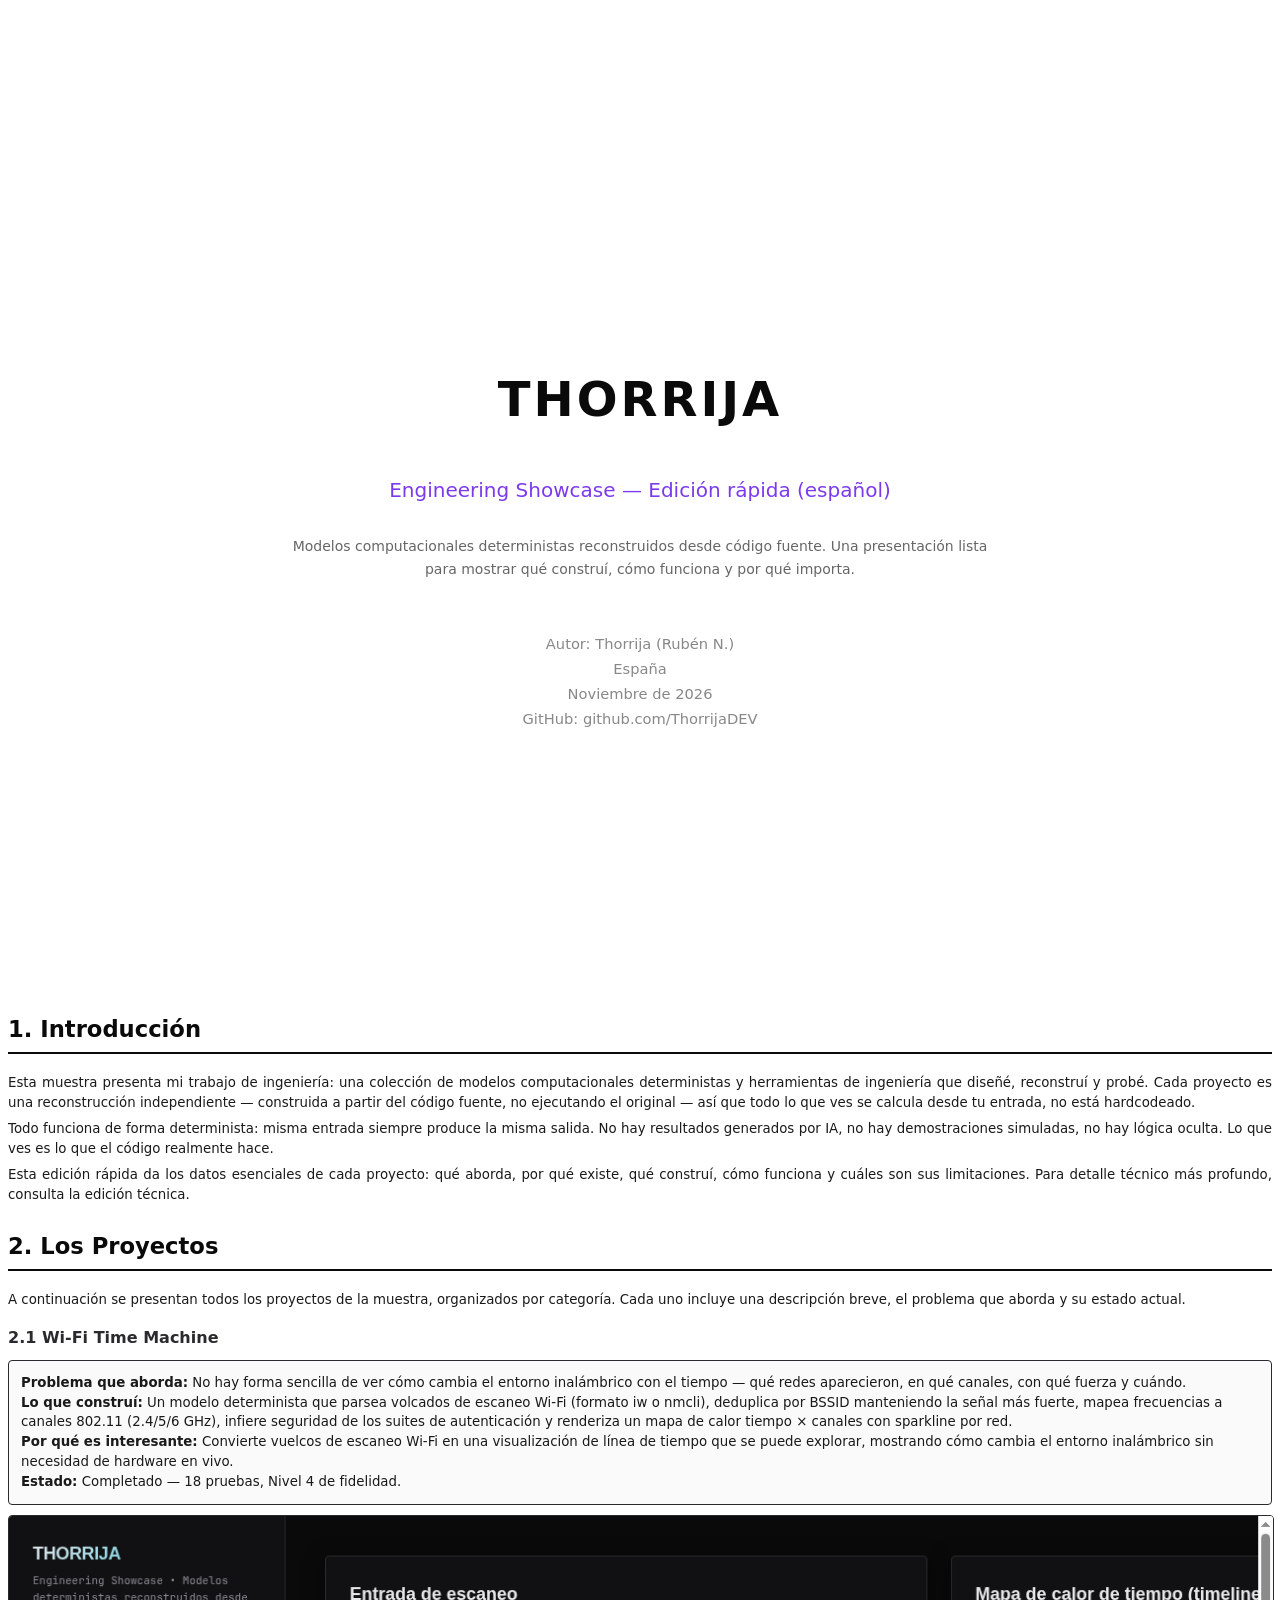
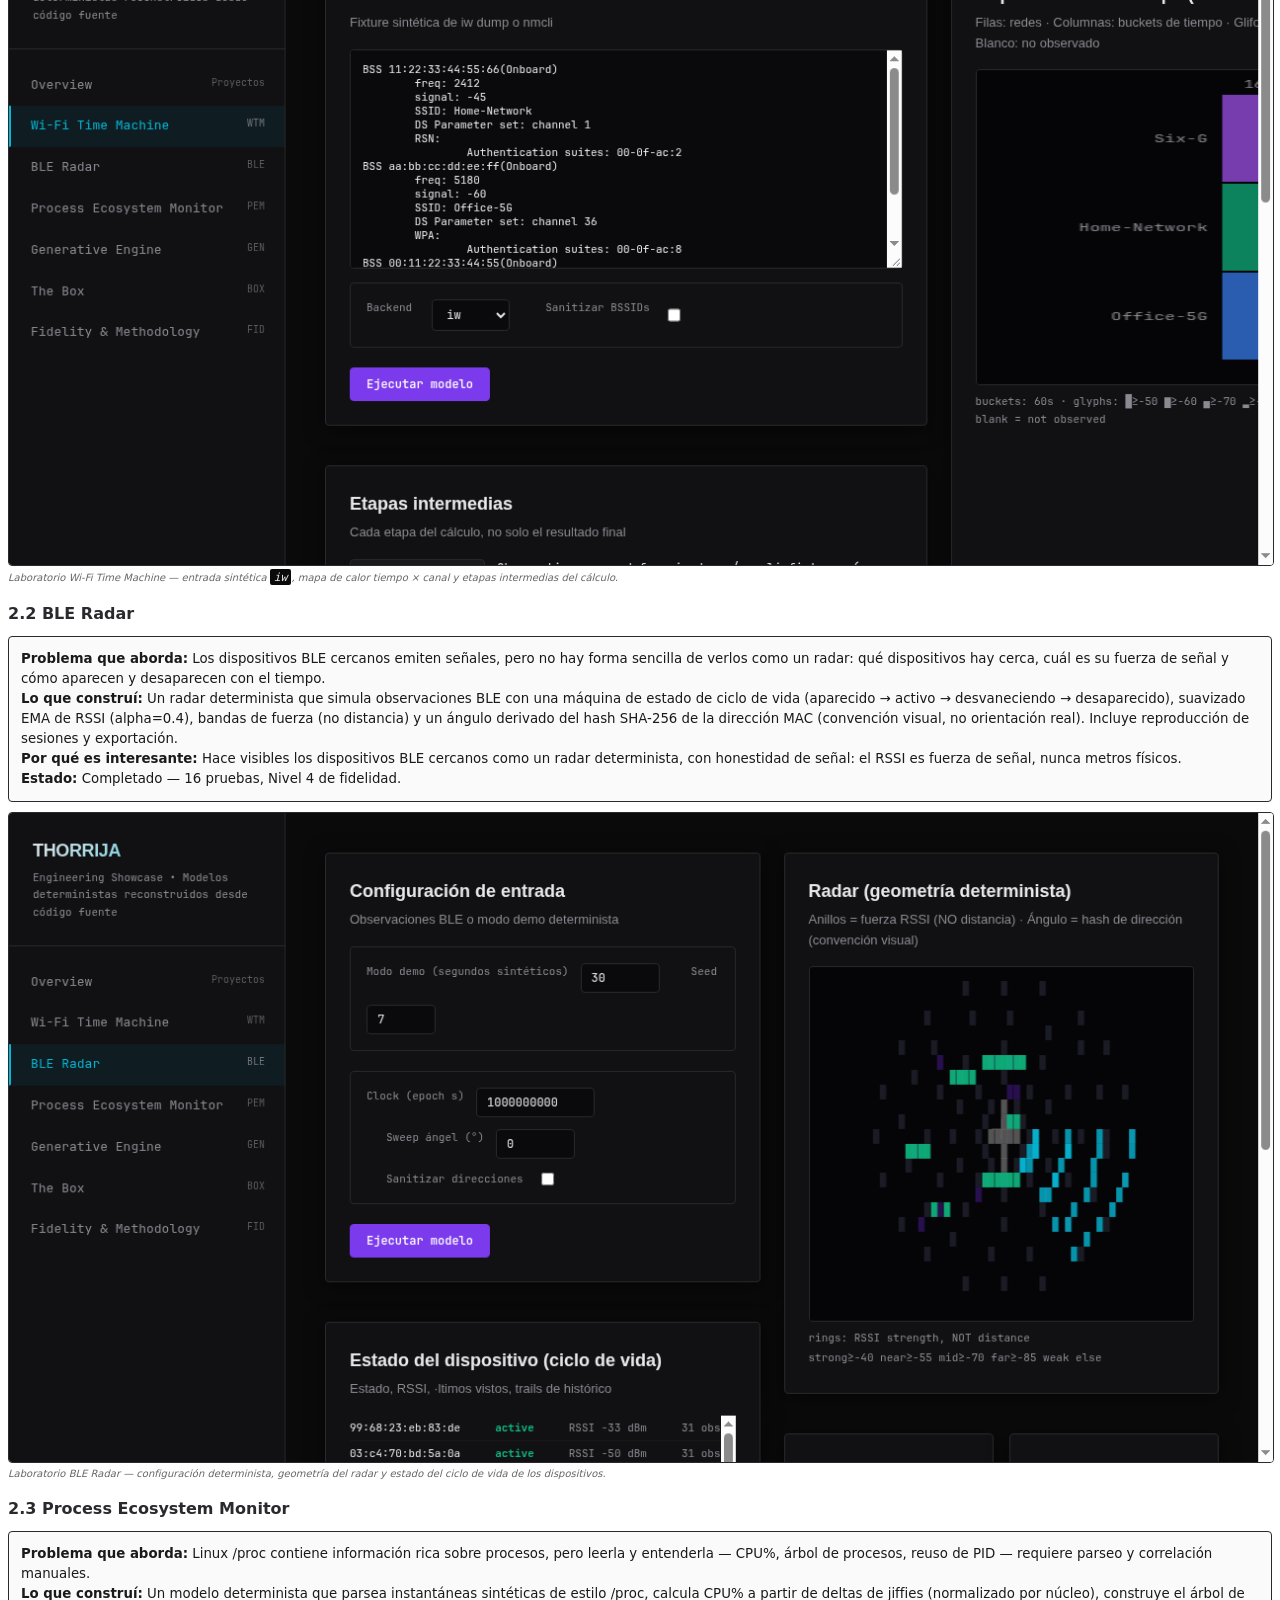
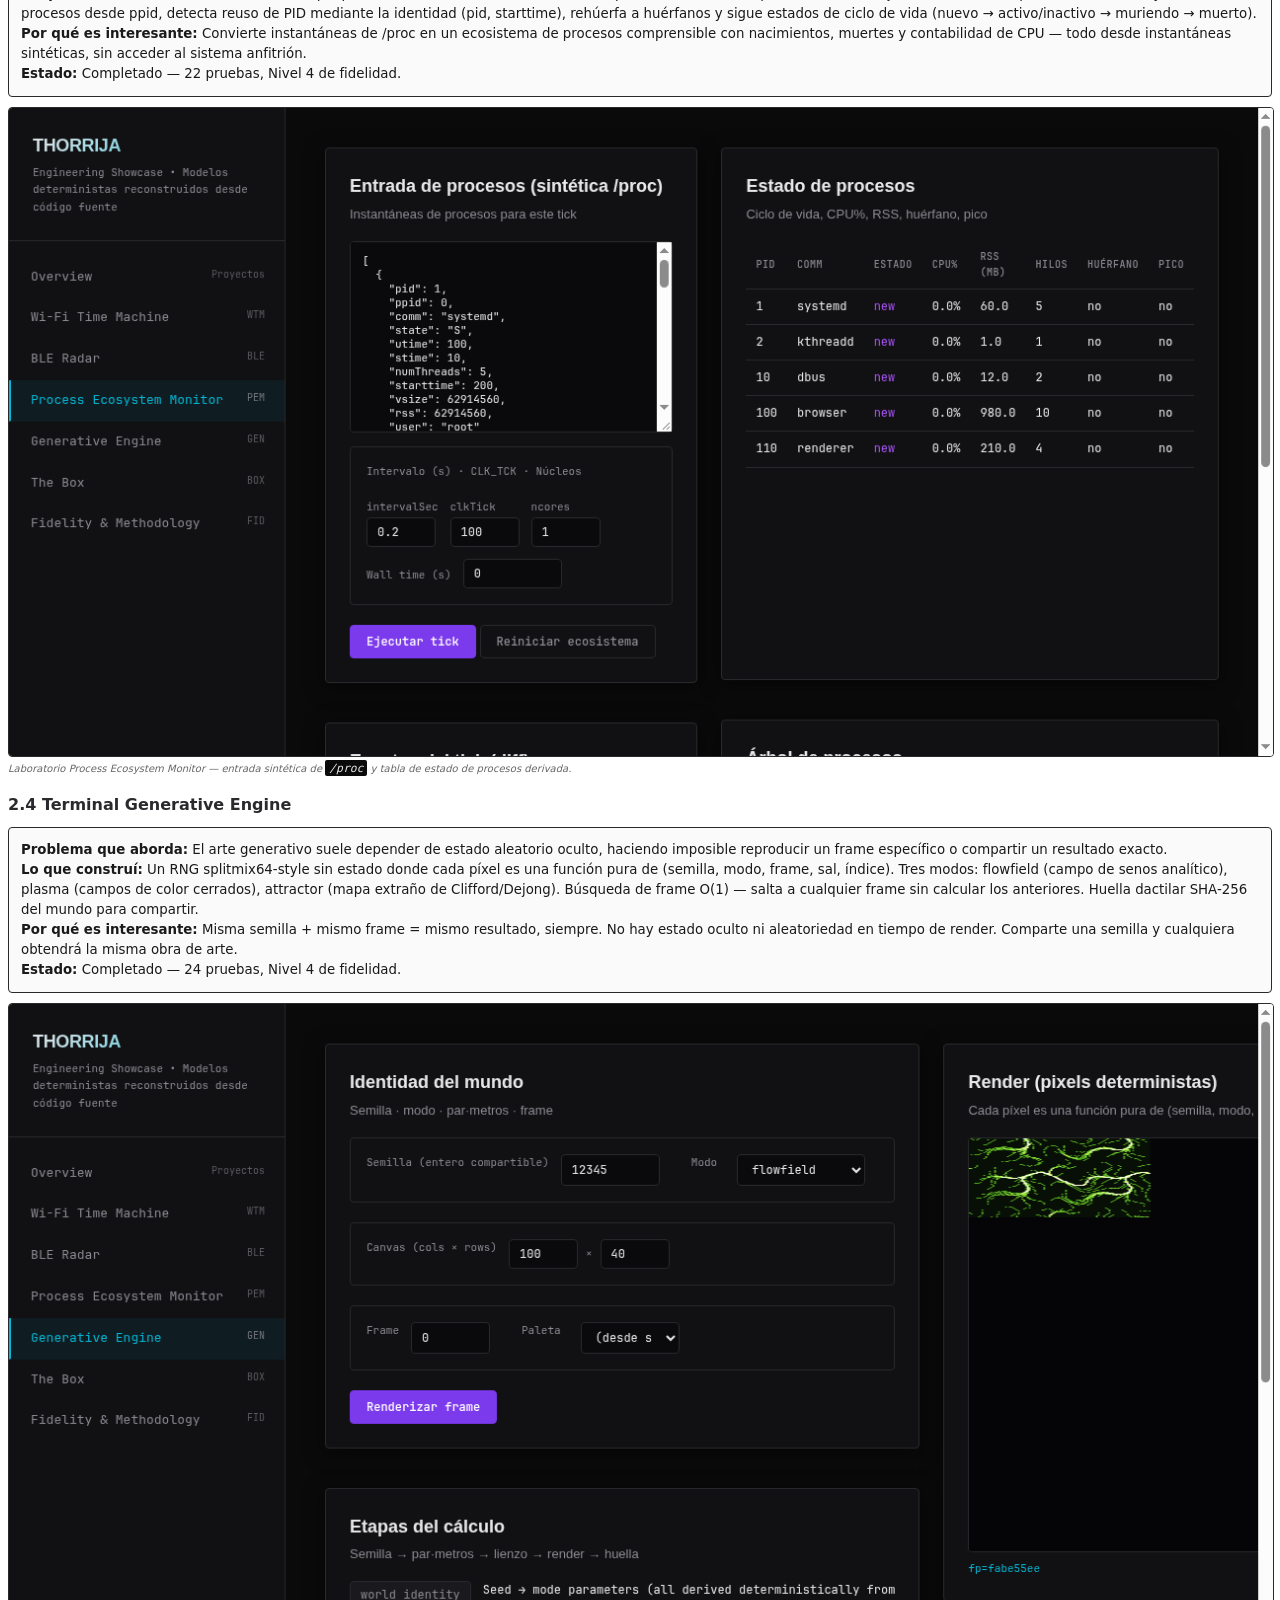
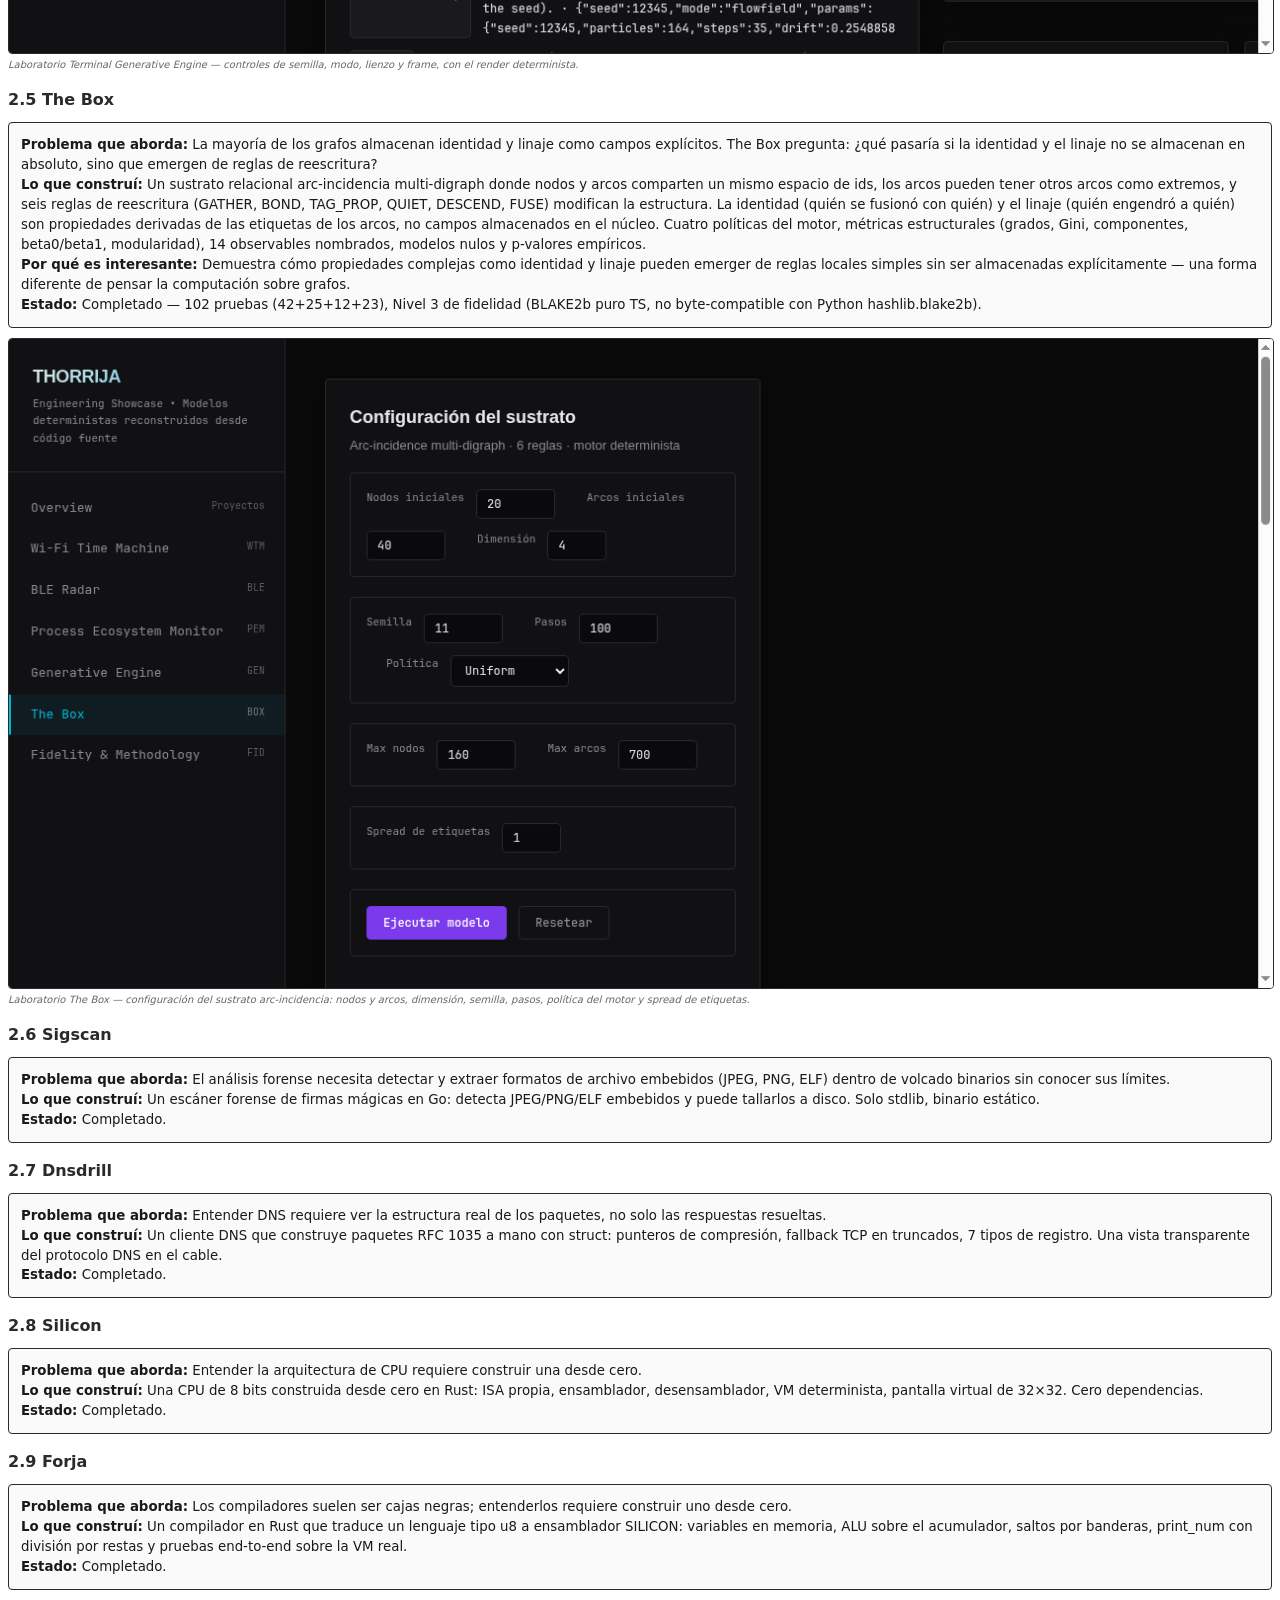
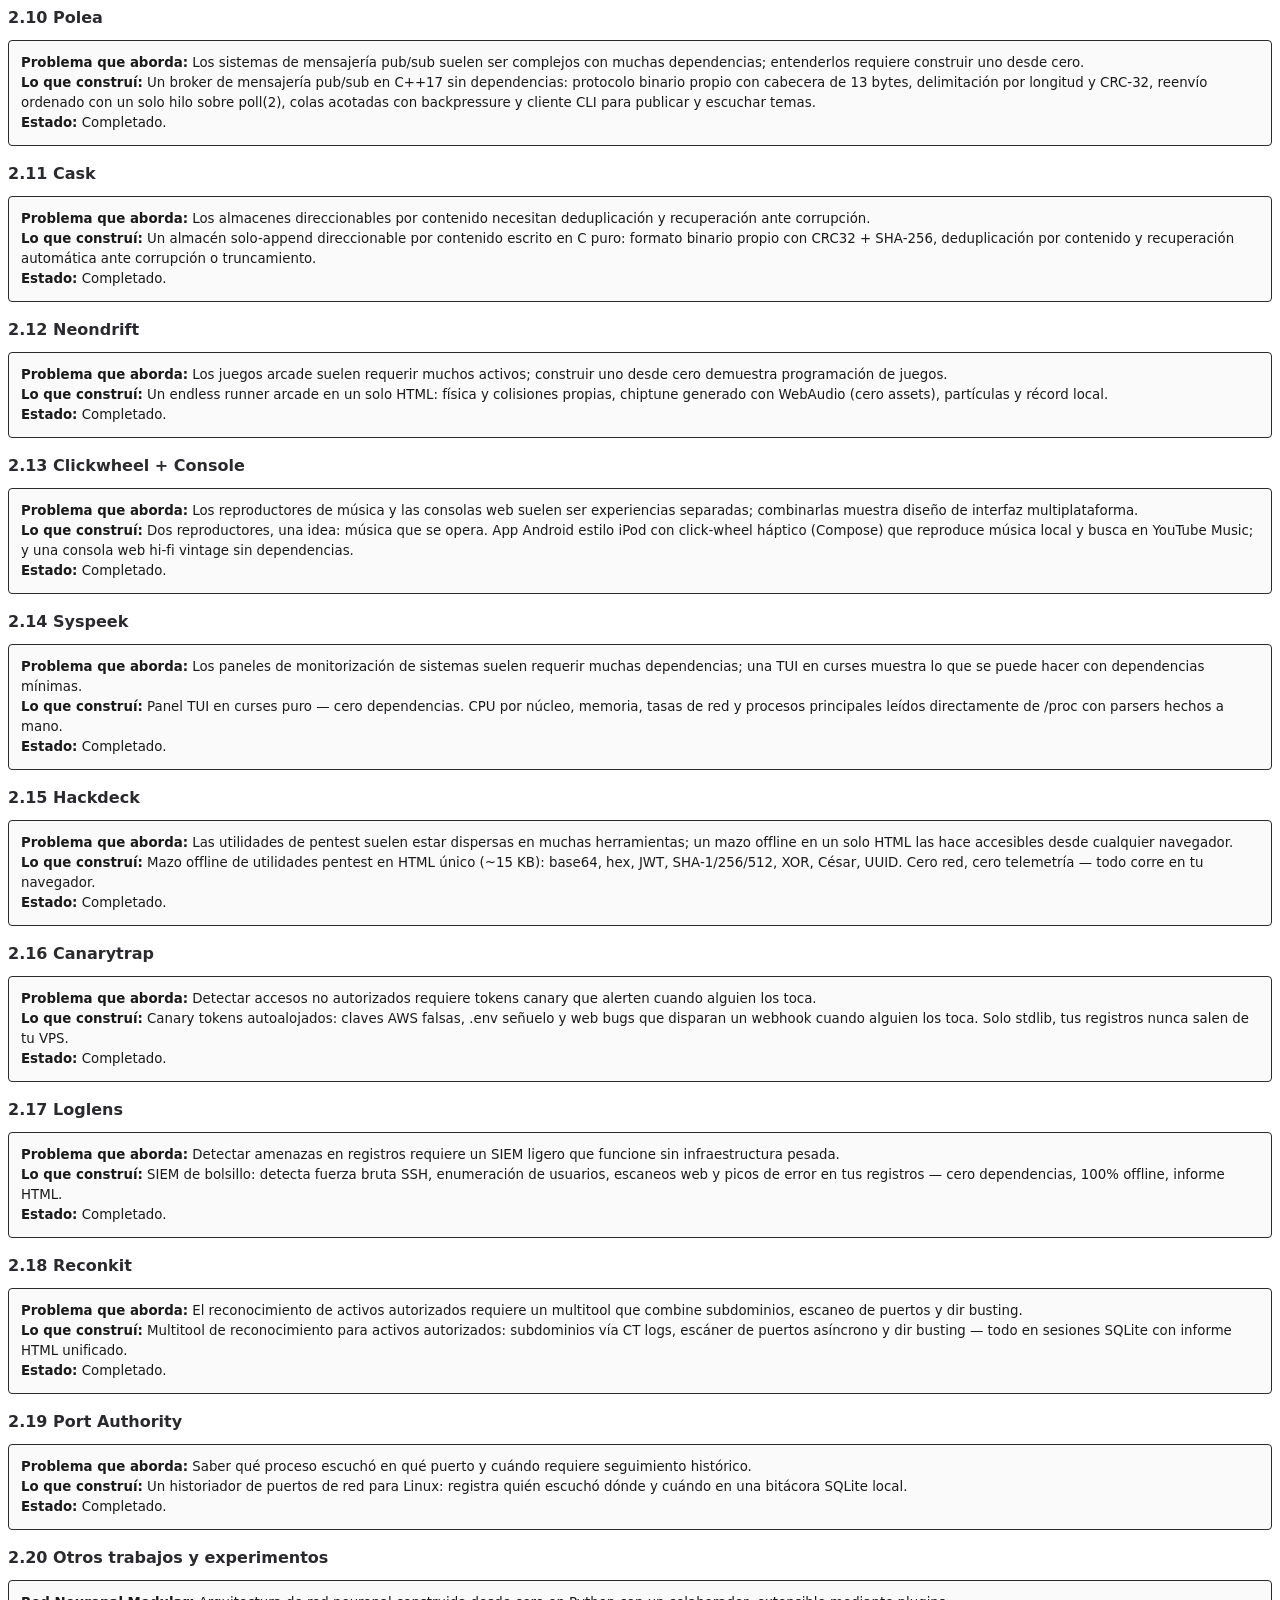
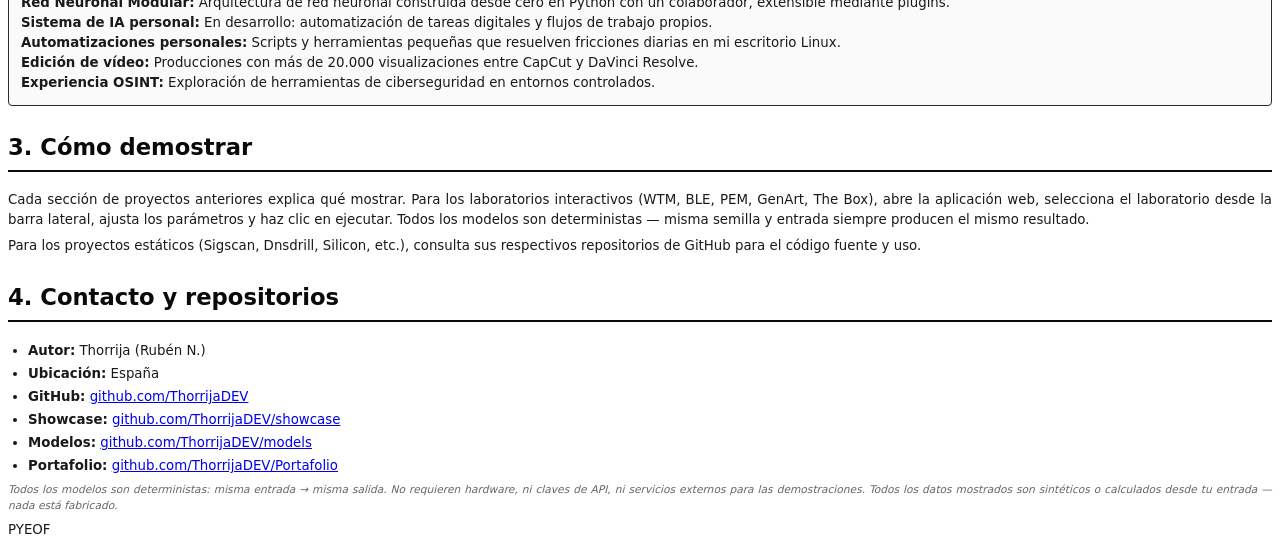
<file: report/showcase-quick-es.html>
<!DOCTYPE html>
<html lang="es">
<head>
<meta charset="utf-8">
<title>THORRIJA — Engineering Showcase — Edición rápida (español)</title>
<style>
@page {
  size: A4;
  margin: 2cm 2cm 2cm 2cm;
  @bottom-center {
    content: "THORRIJA — Engineering Showcase — Edición rápida — Página " counter(page) " de " counter(pages);
    font-family: 'DejaVu Sans', monospace;
    font-size: 8pt;
    color: #666;
  }
  @top-right {
    content: "Rev 1.0 — Nov 2026";
    font-family: 'DejaVu Sans', monospace;
    font-size: 7pt;
    color: #666;
  }
}
body {
  font-family: 'DejaVu Sans', sans-serif;
  font-size: 10pt;
  color: #1a1a1a;
  line-height: 1.5;
}
h1 { font-size: 26pt; color: #0a0a0b; border-bottom: 3px solid #0a0a0b; padding-bottom: 10px; margin-top: 20px; }
h2 { font-size: 17pt; color: #0a0a0b; border-bottom: 2px solid #0a0a0b; padding-bottom: 6px; margin-top: 24px; }
h3 { font-size: 12pt; color: #2a2a2e; margin-top: 16px; margin-bottom: 6px; }
p { margin: 6px 0; text-align: justify; }
code { font-family: 'DejaVu Sans Mono', monospace; font-size: 8.5pt; background: #0a0a0b; color: #e8e8ea; padding: 1px 4px; border-radius: 2px; }
pre { font-family: 'DejaVu Sans Mono', monospace; font-size: 8pt; background: #0a0a0b; color: #e8e8ea; padding: 10px; border-radius: 4px; margin: 8px 0; overflow-x: auto; }
table { border-collapse: collapse; width: 100%; margin: 10px 0; font-size: 8.5pt; }
th { background: #0a0a0b; color: #fff; padding: 5px 7px; text-align: left; font-size: 8pt; text-transform: uppercase; letter-spacing: 0.03em; }
td { border: 1px solid #2a2a2e; padding: 4px 7px; font-size: 8.5pt; }
tr:nth-child(even) td { background: #f4f4f5; }
.cover { text-align: center; padding-top: 80px; height: 100vh; display: flex; flex-direction: column; justify-content: center; }
.cover h1 { font-size: 36pt; letter-spacing: 3px; color: #0a0a0b; margin-bottom: 20px; border: none; }
.cover .subtitle { font-size: 15pt; color: #7c3aed; margin-top: 10px; }
.cover .description { font-size: 10.5pt; color: #666; margin-top: 30px; max-width: 700px; margin-left: auto; margin-right: auto; line-height: 1.6; }
.cover .author { font-size: 11pt; color: #888; margin-top: 50px; }
.cover .author div { margin: 3px 0; }
.section-break { page-break-after: always; }
.card { border: 1px solid #2a2a2e; padding: 12px; margin: 10px 0; border-radius: 4px; background: #fafafa; }
.card h3 { margin-top: 0; font-size: 14px; color: #0a0a0b; }
.card p { margin: 6px 0; font-size: 11px; color: #333; }
.card ul { margin: 6px 0; padding-left: 20px; font-size: 11px; color: #333; }
.card li { margin: 3px 0; }
ul { margin: 6px 0; padding-left: 20px; }
li { margin: 3px 0; }
.note { font-size: 8pt; color: #666; font-style: italic; }
.page-break { page-break-before: always; }
.fidelity-badge { font-family: 'DejaVu Sans Mono', monospace; font-size: 8pt; padding: 2px 6px; border-radius: 3px; font-weight: bold; }
.level-4 { color: #10b981; background: #f0fdf4; border: 1px solid #10b981; }
.level-3 { color: #f59e0b; background: #fffbeb; border: 1px solid #f59e0b; }

.shot {
  display: block;
  width: 100%;
  margin: 10px 0 4px 0;
  border: 1px solid #2a2a2e;
  border-radius: 4px;
}
.shot-caption {
  font-size: 7.5pt;
  line-height: 1.4;
  color: #666;
  font-style: italic;
  margin: 0 0 12px 0;
}
</style>
</head>
<body>

<!-- ================= COVER ================= -->
<div class="cover">
  <h1>THORRIJA</h1>
  <div class="subtitle">Engineering Showcase — Edición rápida (español)</div>
  <div class="description">
    Modelos computacionales deterministas reconstruidos desde código fuente. Una presentación lista para mostrar qué construí, cómo funciona y por qué importa.
  </div>
  <div class="author">
    <div>Autor: Thorrija (Rubén N.)</div>
    <div>España</div>
    <div>Noviembre de 2026</div>
    <div>GitHub: github.com/ThorrijaDEV</div>
  </div>
</div>

<div class="section-break"></div>

<!-- ================= 1. INTRODUCCIÓN ================= -->
<h2>1. Introducción</h2>
<p>Esta muestra presenta mi trabajo de ingeniería: una colección de modelos computacionales deterministas y herramientas de ingeniería que diseñé, reconstruí y probé. Cada proyecto es una reconstrucción independiente — construida a partir del código fuente, no ejecutando el original — así que todo lo que ves se calcula desde tu entrada, no está hardcodeado.</p>
<p>Todo funciona de forma determinista: misma entrada siempre produce la misma salida. No hay resultados generados por IA, no hay demostraciones simuladas, no hay lógica oculta. Lo que ves es lo que el código realmente hace.</p>
<p>Esta edición rápida da los datos esenciales de cada proyecto: qué aborda, por qué existe, qué construí, cómo funciona y cuáles son sus limitaciones. Para detalle técnico más profundo, consulta la edición técnica.</p>

<div class="section-break"></div>

<!-- ================= 2. PROYECTOS ================= -->
<h2>2. Los Proyectos</h2>
<p>A continuación se presentan todos los proyectos de la muestra, organizados por categoría. Cada uno incluye una descripción breve, el problema que aborda y su estado actual.</p>

<h3>2.1 Wi-Fi Time Machine</h3>
<div class="card">
  <div><strong>Problema que aborda:</strong> No hay forma sencilla de ver cómo cambia el entorno inalámbrico con el tiempo — qué redes aparecieron, en qué canales, con qué fuerza y cuándo.</div>
  <div><strong>Lo que construí:</strong> Un modelo determinista que parsea volcados de escaneo Wi-Fi (formato iw o nmcli), deduplica por BSSID manteniendo la señal más fuerte, mapea frecuencias a canales 802.11 (2.4/5/6 GHz), infiere seguridad de los suites de autenticación y renderiza un mapa de calor tiempo × canales con sparkline por red.</div>
  <div><strong>Por qué es interesante:</strong> Convierte vuelcos de escaneo Wi-Fi en una visualización de línea de tiempo que se puede explorar, mostrando cómo cambia el entorno inalámbrico sin necesidad de hardware en vivo.</div>
  <div><strong>Estado:</strong> Completado — 18 pruebas, Nivel 4 de fidelidad.</div>
</div>
  <img class="shot" src="wtm.png" alt="Laboratorio Wi-Fi Time Machine en la aplicación web del Engineering Showcase: volcado iw sintético a la izquierda, mapa de calor tiempo por canal a la derecha y etapas intermedias debajo.">
  <p class="shot-caption">Laboratorio Wi-Fi Time Machine — entrada sintética <code>iw</code>, mapa de calor tiempo × canal y etapas intermedias del cálculo.</p>

<h3>2.2 BLE Radar</h3>
<div class="card">
  <div><strong>Problema que aborda:</strong> Los dispositivos BLE cercanos emiten señales, pero no hay forma sencilla de verlos como un radar: qué dispositivos hay cerca, cuál es su fuerza de señal y cómo aparecen y desaparecen con el tiempo.</div>
  <div><strong>Lo que construí:</strong> Un radar determinista que simula observaciones BLE con una máquina de estado de ciclo de vida (aparecido → activo → desvaneciendo → desaparecido), suavizado EMA de RSSI (alpha=0.4), bandas de fuerza (no distancia) y un ángulo derivado del hash SHA-256 de la dirección MAC (convención visual, no orientación real). Incluye reproducción de sesiones y exportación.</div>
  <div><strong>Por qué es interesante:</strong> Hace visibles los dispositivos BLE cercanos como un radar determinista, con honestidad de señal: el RSSI es fuerza de señal, nunca metros físicos.</div>
  <div><strong>Estado:</strong> Completado — 16 pruebas, Nivel 4 de fidelidad.</div>
</div>
  <img class="shot" src="ble.png" alt="Laboratorio BLE Radar en la aplicación web del Engineering Showcase: configuración determinista a la izquierda, geometría del radar a la derecha y tabla de estados de dispositivos debajo.">
  <p class="shot-caption">Laboratorio BLE Radar — configuración determinista, geometría del radar y estado del ciclo de vida de los dispositivos.</p>

<h3>2.3 Process Ecosystem Monitor</h3>
<div class="card">
  <div><strong>Problema que aborda:</strong> Linux /proc contiene información rica sobre procesos, pero leerla y entenderla — CPU%, árbol de procesos, reuso de PID — requiere parseo y correlación manuales.</div>
  <div><strong>Lo que construí:</strong> Un modelo determinista que parsea instantáneas sintéticas de estilo /proc, calcula CPU% a partir de deltas de jiffies (normalizado por núcleo), construye el árbol de procesos desde ppid, detecta reuso de PID mediante la identidad (pid, starttime), rehúerfa a huérfanos y sigue estados de ciclo de vida (nuevo → activo/inactivo → muriendo → muerto).</div>
  <div><strong>Por qué es interesante:</strong> Convierte instantáneas de /proc en un ecosistema de procesos comprensible con nacimientos, muertes y contabilidad de CPU — todo desde instantáneas sintéticas, sin acceder al sistema anfitrión.</div>
  <div><strong>Estado:</strong> Completado — 22 pruebas, Nivel 4 de fidelidad.</div>
</div>
  <img class="shot" src="pem.png" alt="Laboratorio Process Ecosystem Monitor en la aplicación web del Engineering Showcase: instantánea sintética de /proc a la izquierda y tabla de estado de procesos a la derecha.">
  <p class="shot-caption">Laboratorio Process Ecosystem Monitor — entrada sintética de <code>/proc</code> y tabla de estado de procesos derivada.</p>

<h3>2.4 Terminal Generative Engine</h3>
<div class="card">
  <div><strong>Problema que aborda:</strong> El arte generativo suele depender de estado aleatorio oculto, haciendo imposible reproducir un frame específico o compartir un resultado exacto.</div>
  <div><strong>Lo que construí:</strong> Un RNG splitmix64-style sin estado donde cada píxel es una función pura de (semilla, modo, frame, sal, índice). Tres modos: flowfield (campo de senos analítico), plasma (campos de color cerrados), attractor (mapa extraño de Clifford/Dejong). Búsqueda de frame O(1) — salta a cualquier frame sin calcular los anteriores. Huella dactilar SHA-256 del mundo para compartir.</div>
  <div><strong>Por qué es interesante:</strong> Misma semilla + mismo frame = mismo resultado, siempre. No hay estado oculto ni aleatoriedad en tiempo de render. Comparte una semilla y cualquiera obtendrá la misma obra de arte.</div>
  <div><strong>Estado:</strong> Completado — 24 pruebas, Nivel 4 de fidelidad.</div>
</div>
  <img class="shot" src="gen.png" alt="Laboratorio Terminal Generative Engine en la aplicación web del Engineering Showcase: controles de semilla, modo, lienzo y frame a la izquierda, render determinista a la derecha.">
  <p class="shot-caption">Laboratorio Terminal Generative Engine — controles de semilla, modo, lienzo y frame, con el render determinista.</p>

<h3>2.5 The Box</h3>
<div class="card">
  <div><strong>Problema que aborda:</strong> La mayoría de los grafos almacenan identidad y linaje como campos explícitos. The Box pregunta: ¿qué pasaría si la identidad y el linaje no se almacenan en absoluto, sino que emergen de reglas de reescritura?</div>
  <div><strong>Lo que construí:</strong> Un sustrato relacional arc-incidencia multi-digraph donde nodos y arcos comparten un mismo espacio de ids, los arcos pueden tener otros arcos como extremos, y seis reglas de reescritura (GATHER, BOND, TAG_PROP, QUIET, DESCEND, FUSE) modifican la estructura. La identidad (quién se fusionó con quién) y el linaje (quién engendró a quién) son propiedades derivadas de las etiquetas de los arcos, no campos almacenados en el núcleo. Cuatro políticas del motor, métricas estructurales (grados, Gini, componentes, beta0/beta1, modularidad), 14 observables nombrados, modelos nulos y p-valores empíricos.</div>
  <div><strong>Por qué es interesante:</strong> Demuestra cómo propiedades complejas como identidad y linaje pueden emerger de reglas locales simples sin ser almacenadas explícitamente — una forma diferente de pensar la computación sobre grafos.</div>
  <div><strong>Estado:</strong> Completado — 102 pruebas (42+25+12+23), Nivel 3 de fidelidad (BLAKE2b puro TS, no byte-compatible con Python hashlib.blake2b).</div>
</div>
  <img class="shot" src="the-box.png" alt="Laboratorio The Box en la aplicación web del Engineering Showcase: configuración del sustrato arc-incidencia con número de nodos y arcos, dimensión, semilla, pasos, política del motor y spread de etiquetas.">
  <p class="shot-caption">Laboratorio The Box — configuración del sustrato arc-incidencia: nodos y arcos, dimensión, semilla, pasos, política del motor y spread de etiquetas.</p>

<h3>2.6 Sigscan</h3>
<div class="card">
  <div><strong>Problema que aborda:</strong> El análisis forense necesita detectar y extraer formatos de archivo embebidos (JPEG, PNG, ELF) dentro de volcado binarios sin conocer sus límites.</div>
  <div><strong>Lo que construí:</strong> Un escáner forense de firmas mágicas en Go: detecta JPEG/PNG/ELF embebidos y puede tallarlos a disco. Solo stdlib, binario estático.</div>
  <div><strong>Estado:</strong> Completado.</div>
</div>

<h3>2.7 Dnsdrill</h3>
<div class="card">
  <div><strong>Problema que aborda:</strong> Entender DNS requiere ver la estructura real de los paquetes, no solo las respuestas resueltas.</div>
  <div><strong>Lo que construí:</strong> Un cliente DNS que construye paquetes RFC 1035 a mano con struct: punteros de compresión, fallback TCP en truncados, 7 tipos de registro. Una vista transparente del protocolo DNS en el cable.</div>
  <div><strong>Estado:</strong> Completado.</div>
</div>

<h3>2.8 Silicon</h3>
<div class="card">
  <div><strong>Problema que aborda:</strong> Entender la arquitectura de CPU requiere construir una desde cero.</div>
  <div><strong>Lo que construí:</strong> Una CPU de 8 bits construida desde cero en Rust: ISA propia, ensamblador, desensamblador, VM determinista, pantalla virtual de 32×32. Cero dependencias.</div>
  <div><strong>Estado:</strong> Completado.</div>
</div>

<h3>2.9 Forja</h3>
<div class="card">
  <div><strong>Problema que aborda:</strong> Los compiladores suelen ser cajas negras; entenderlos requiere construir uno desde cero.</div>
  <div><strong>Lo que construí:</strong> Un compilador en Rust que traduce un lenguaje tipo u8 a ensamblador SILICON: variables en memoria, ALU sobre el acumulador, saltos por banderas, print_num con división por restas y pruebas end-to-end sobre la VM real.</div>
  <div><strong>Estado:</strong> Completado.</div>
</div>

<h3>2.10 Polea</h3>
<div class="card">
  <div><strong>Problema que aborda:</strong> Los sistemas de mensajería pub/sub suelen ser complejos con muchas dependencias; entenderlos requiere construir uno desde cero.</div>
  <div><strong>Lo que construí:</strong> Un broker de mensajería pub/sub en C++17 sin dependencias: protocolo binario propio con cabecera de 13 bytes, delimitación por longitud y CRC-32, reenvío ordenado con un solo hilo sobre poll(2), colas acotadas con backpressure y cliente CLI para publicar y escuchar temas.</div>
  <div><strong>Estado:</strong> Completado.</div>
</div>

<h3>2.11 Cask</h3>
<div class="card">
  <div><strong>Problema que aborda:</strong> Los almacenes direccionables por contenido necesitan deduplicación y recuperación ante corrupción.</div>
  <div><strong>Lo que construí:</strong> Un almacén solo-append direccionable por contenido escrito en C puro: formato binario propio con CRC32 + SHA-256, deduplicación por contenido y recuperación automática ante corrupción o truncamiento.</div>
  <div><strong>Estado:</strong> Completado.</div>
</div>

<h3>2.12 Neondrift</h3>
<div class="card">
  <div><strong>Problema que aborda:</strong> Los juegos arcade suelen requerir muchos activos; construir uno desde cero demuestra programación de juegos.</div>
  <div><strong>Lo que construí:</strong> Un endless runner arcade en un solo HTML: física y colisiones propias, chiptune generado con WebAudio (cero assets), partículas y récord local.</div>
  <div><strong>Estado:</strong> Completado.</div>
</div>

<h3>2.13 Clickwheel + Console</h3>
<div class="card">
  <div><strong>Problema que aborda:</strong> Los reproductores de música y las consolas web suelen ser experiencias separadas; combinarlas muestra diseño de interfaz multiplataforma.</div>
  <div><strong>Lo que construí:</strong> Dos reproductores, una idea: música que se opera. App Android estilo iPod con click-wheel háptico (Compose) que reproduce música local y busca en YouTube Music; y una consola web hi-fi vintage sin dependencias.</div>
  <div><strong>Estado:</strong> Completado.</div>
</div>

<h3>2.14 Syspeek</h3>
<div class="card">
  <div><strong>Problema que aborda:</strong> Los paneles de monitorización de sistemas suelen requerir muchas dependencias; una TUI en curses muestra lo que se puede hacer con dependencias mínimas.</div>
  <div><strong>Lo que construí:</strong> Panel TUI en curses puro — cero dependencias. CPU por núcleo, memoria, tasas de red y procesos principales leídos directamente de /proc con parsers hechos a mano.</div>
  <div><strong>Estado:</strong> Completado.</div>
</div>

<h3>2.15 Hackdeck</h3>
<div class="card">
  <div><strong>Problema que aborda:</strong> Las utilidades de pentest suelen estar dispersas en muchas herramientas; un mazo offline en un solo HTML las hace accesibles desde cualquier navegador.</div>
  <div><strong>Lo que construí:</strong> Mazo offline de utilidades pentest en HTML único (~15 KB): base64, hex, JWT, SHA-1/256/512, XOR, César, UUID. Cero red, cero telemetría — todo corre en tu navegador.</div>
  <div><strong>Estado:</strong> Completado.</div>
</div>

<h3>2.16 Canarytrap</h3>
<div class="card">
  <div><strong>Problema que aborda:</strong> Detectar accesos no autorizados requiere tokens canary que alerten cuando alguien los toca.</div>
  <div><strong>Lo que construí:</strong> Canary tokens autoalojados: claves AWS falsas, .env señuelo y web bugs que disparan un webhook cuando alguien los toca. Solo stdlib, tus registros nunca salen de tu VPS.</div>
  <div><strong>Estado:</strong> Completado.</div>
</div>

<h3>2.17 Loglens</h3>
<div class="card">
  <div><strong>Problema que aborda:</strong> Detectar amenazas en registros requiere un SIEM ligero que funcione sin infraestructura pesada.</div>
  <div><strong>Lo que construí:</strong> SIEM de bolsillo: detecta fuerza bruta SSH, enumeración de usuarios, escaneos web y picos de error en tus registros — cero dependencias, 100% offline, informe HTML.</div>
  <div><strong>Estado:</strong> Completado.</div>
</div>

<h3>2.18 Reconkit</h3>
<div class="card">
  <div><strong>Problema que aborda:</strong> El reconocimiento de activos autorizados requiere un multitool que combine subdominios, escaneo de puertos y dir busting.</div>
  <div><strong>Lo que construí:</strong> Multitool de reconocimiento para activos autorizados: subdominios vía CT logs, escáner de puertos asíncrono y dir busting — todo en sesiones SQLite con informe HTML unificado.</div>
  <div><strong>Estado:</strong> Completado.</div>
</div>

<h3>2.19 Port Authority</h3>
<div class="card">
  <div><strong>Problema que aborda:</strong> Saber qué proceso escuchó en qué puerto y cuándo requiere seguimiento histórico.</div>
  <div><strong>Lo que construí:</strong> Un historiador de puertos de red para Linux: registra quién escuchó dónde y cuándo en una bitácora SQLite local.</div>
  <div><strong>Estado:</strong> Completado.</div>
</div>

<h3>2.20 Otros trabajos y experimentos</h3>
<div class="card">
  <div><strong>Red Neuronal Modular:</strong> Arquitectura de red neuronal construida desde cero en Python con un colaborador, extensible mediante plugins.</div>
  <div><strong>Sistema de IA personal:</strong> En desarrollo: automatización de tareas digitales y flujos de trabajo propios.</div>
  <div><strong>Automatizaciones personales:</strong> Scripts y herramientas pequeñas que resuelven fricciones diarias en mi escritorio Linux.</div>
  <div><strong>Edición de vídeo:</strong> Producciones con más de 20.000 visualizaciones entre CapCut y DaVinci Resolve.</div>
  <div><strong>Experiencia OSINT:</strong> Exploración de herramientas de ciberseguridad en entornos controlados.</div>
</div>

<div class="section-break"></div>

<!-- ================= 3. CÓMO DEMOSTRAR ================= -->
<h2>3. Cómo demostrar</h2>
<p>Cada sección de proyectos anteriores explica qué mostrar. Para los laboratorios interactivos (WTM, BLE, PEM, GenArt, The Box), abre la aplicación web, selecciona el laboratorio desde la barra lateral, ajusta los parámetros y haz clic en ejecutar. Todos los modelos son deterministas — misma semilla y entrada siempre producen el mismo resultado.</p>
<p>Para los proyectos estáticos (Sigscan, Dnsdrill, Silicon, etc.), consulta sus respectivos repositorios de GitHub para el código fuente y uso.</p>

<div class="section-break"></div>

<!-- ================= 4. CONTACTO ================= -->
<h2>4. Contacto y repositorios</h2>
<ul>
  <li><strong>Autor:</strong> Thorrija (Rubén N.)</li>
  <li><strong>Ubicación:</strong> España</li>
  <li><strong>GitHub:</strong> <a href="https://github.com/ThorrijaDEV">github.com/ThorrijaDEV</a></li>
  <li><strong>Showcase:</strong> <a href="https://github.com/ThorrijaDEV/showcase">github.com/ThorrijaDEV/showcase</a></li>
  <li><strong>Modelos:</strong> <a href="https://github.com/ThorrijaDEV/models">github.com/ThorrijaDEV/models</a></li>
  <li><strong>Portafolio:</strong> <a href="https://github.com/ThorrijaDEV/Portafolio">github.com/ThorrijaDEV/Portafolio</a></li>
</ul>

<p class="note">Todos los modelos son deterministas: misma entrada → misma salida. No requieren hardware, ni claves de API, ni servicios externos para las demostraciones. Todos los datos mostrados son sintéticos o calculados desde tu entrada — nada está fabricado.</p>

</body>
</html>
PYEOF
</file>
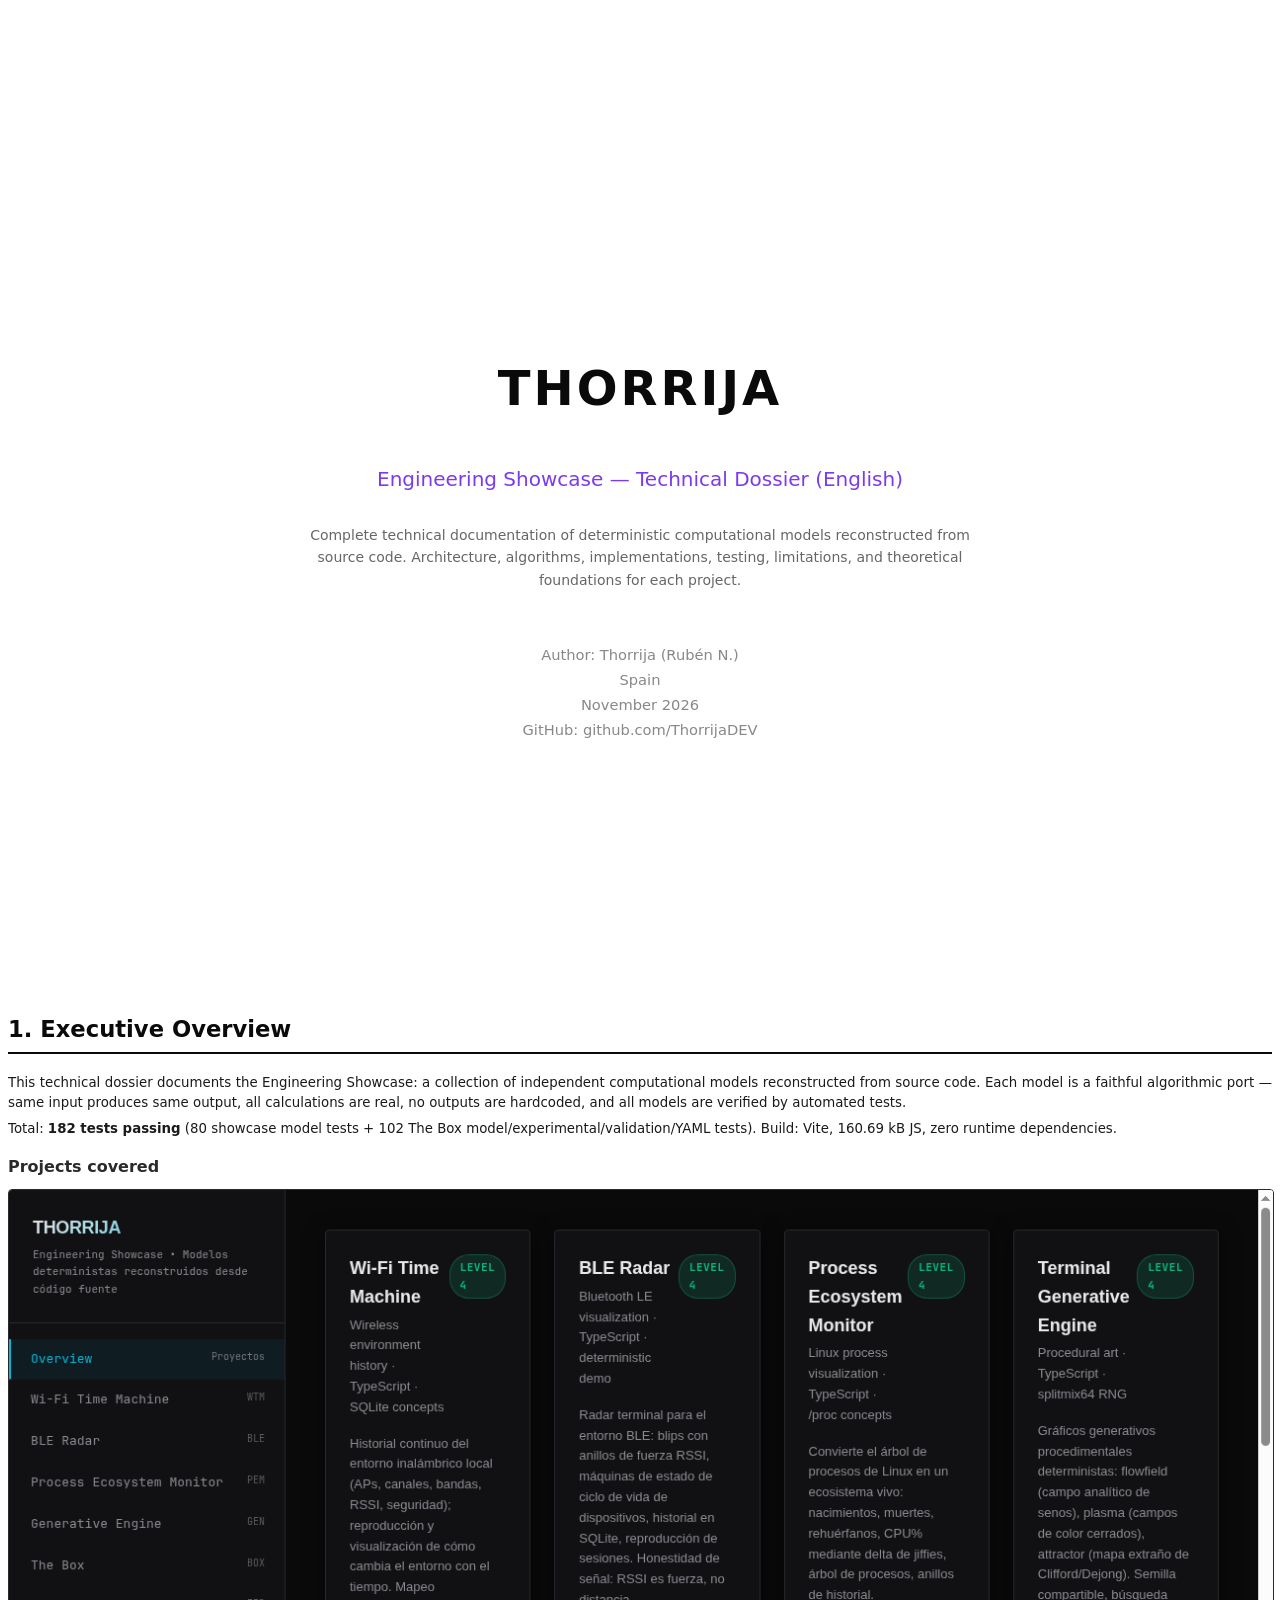
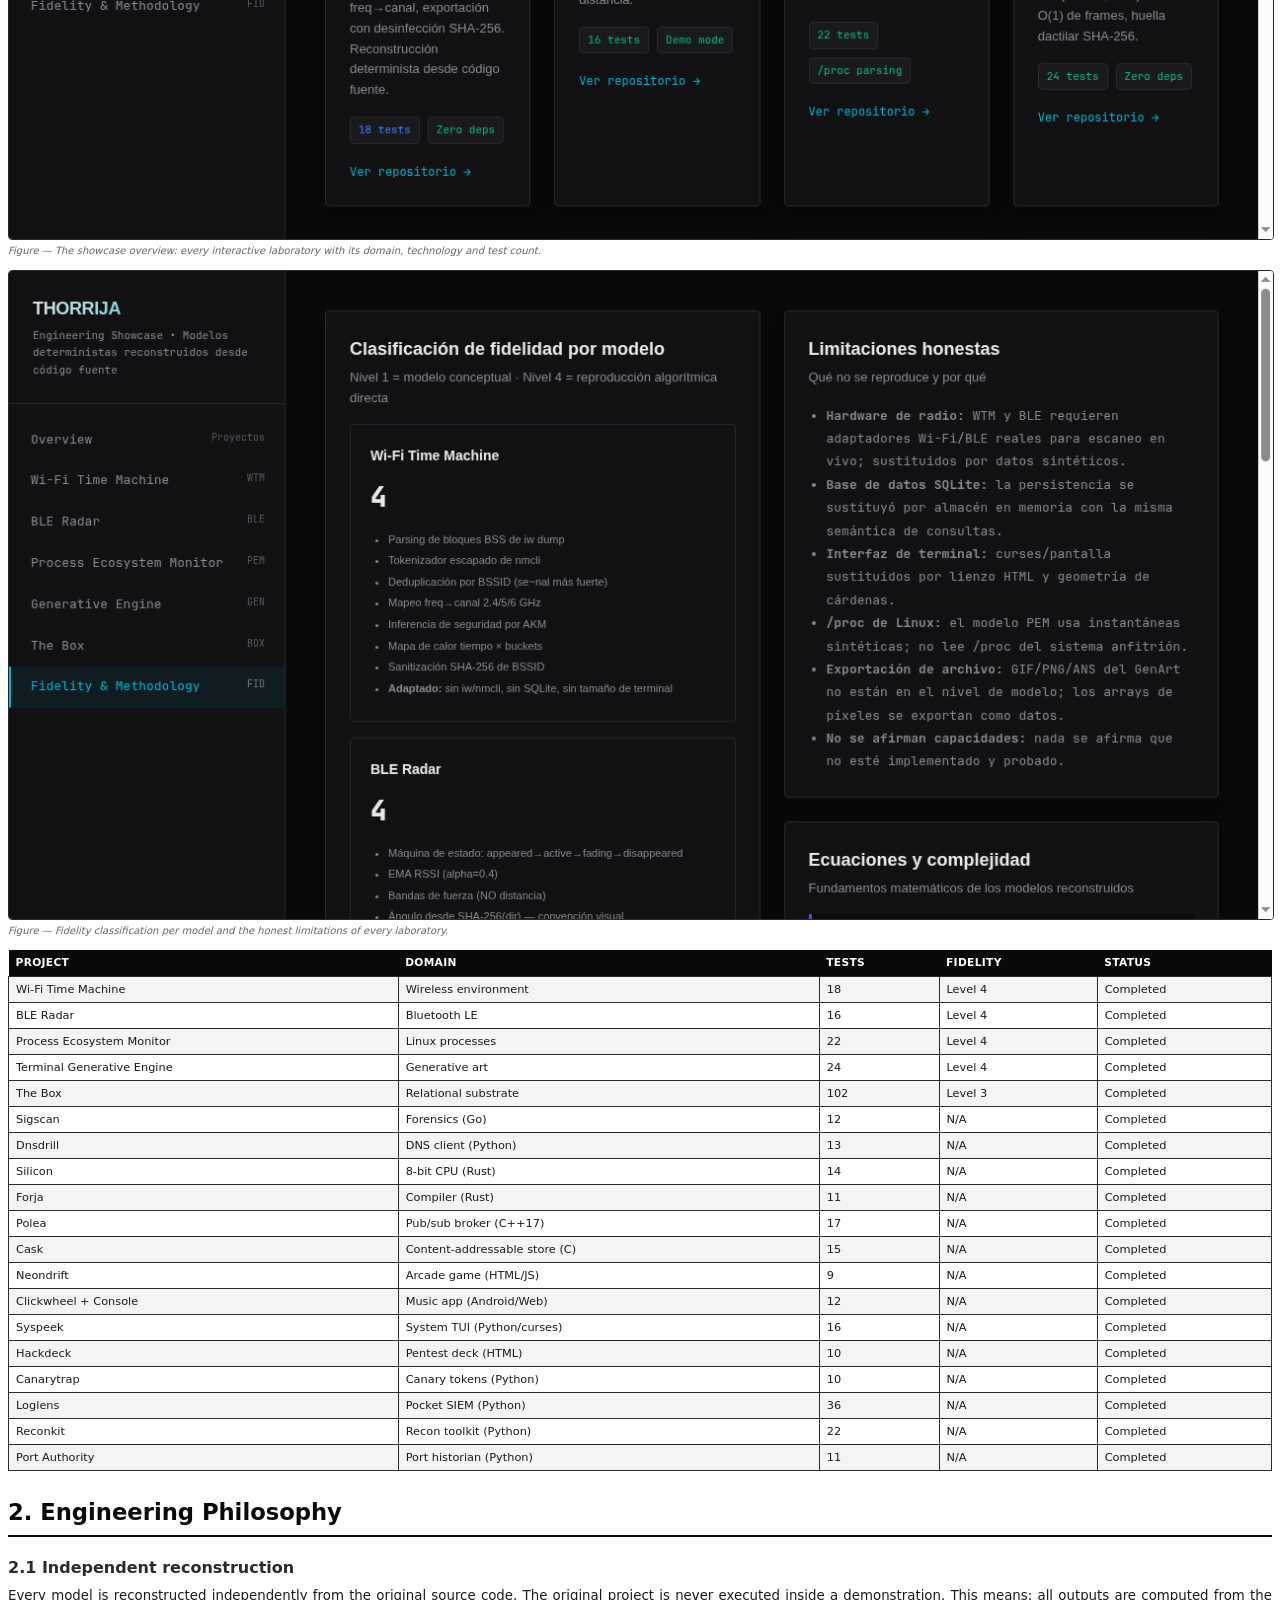
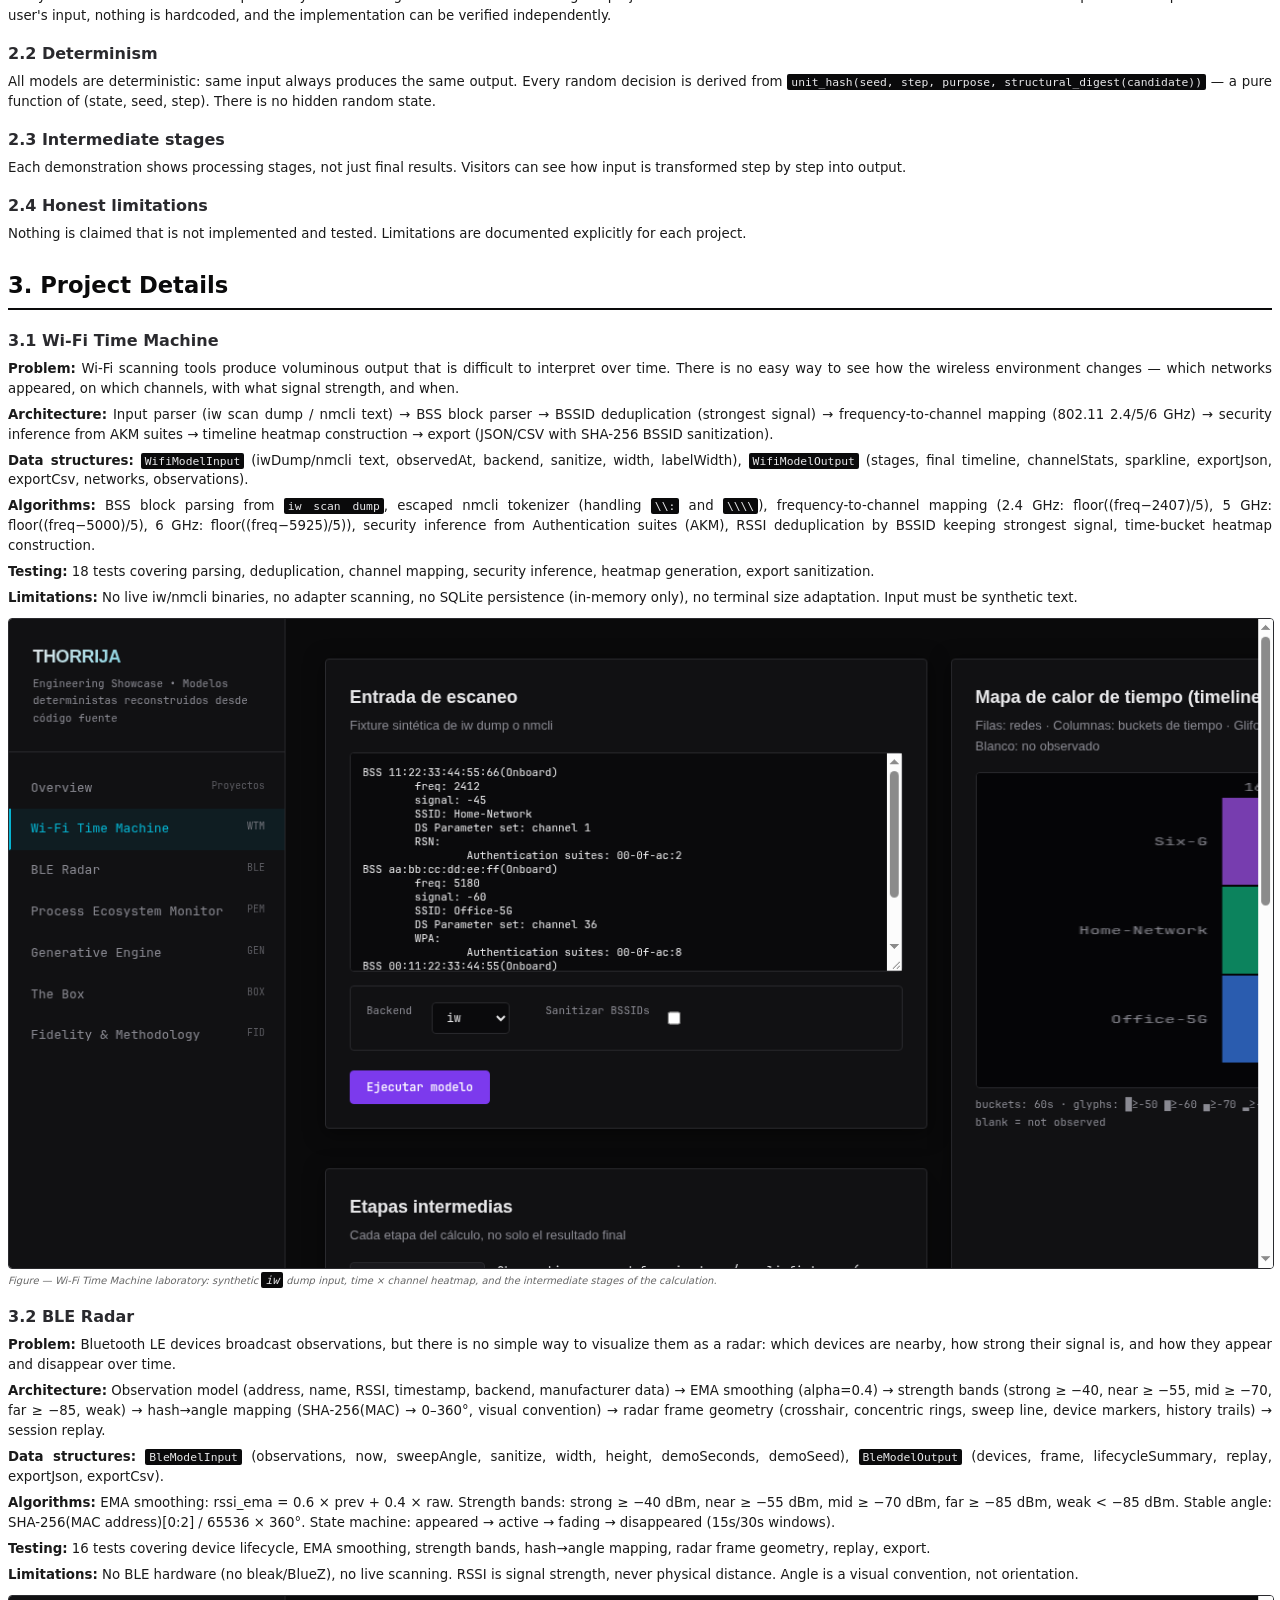
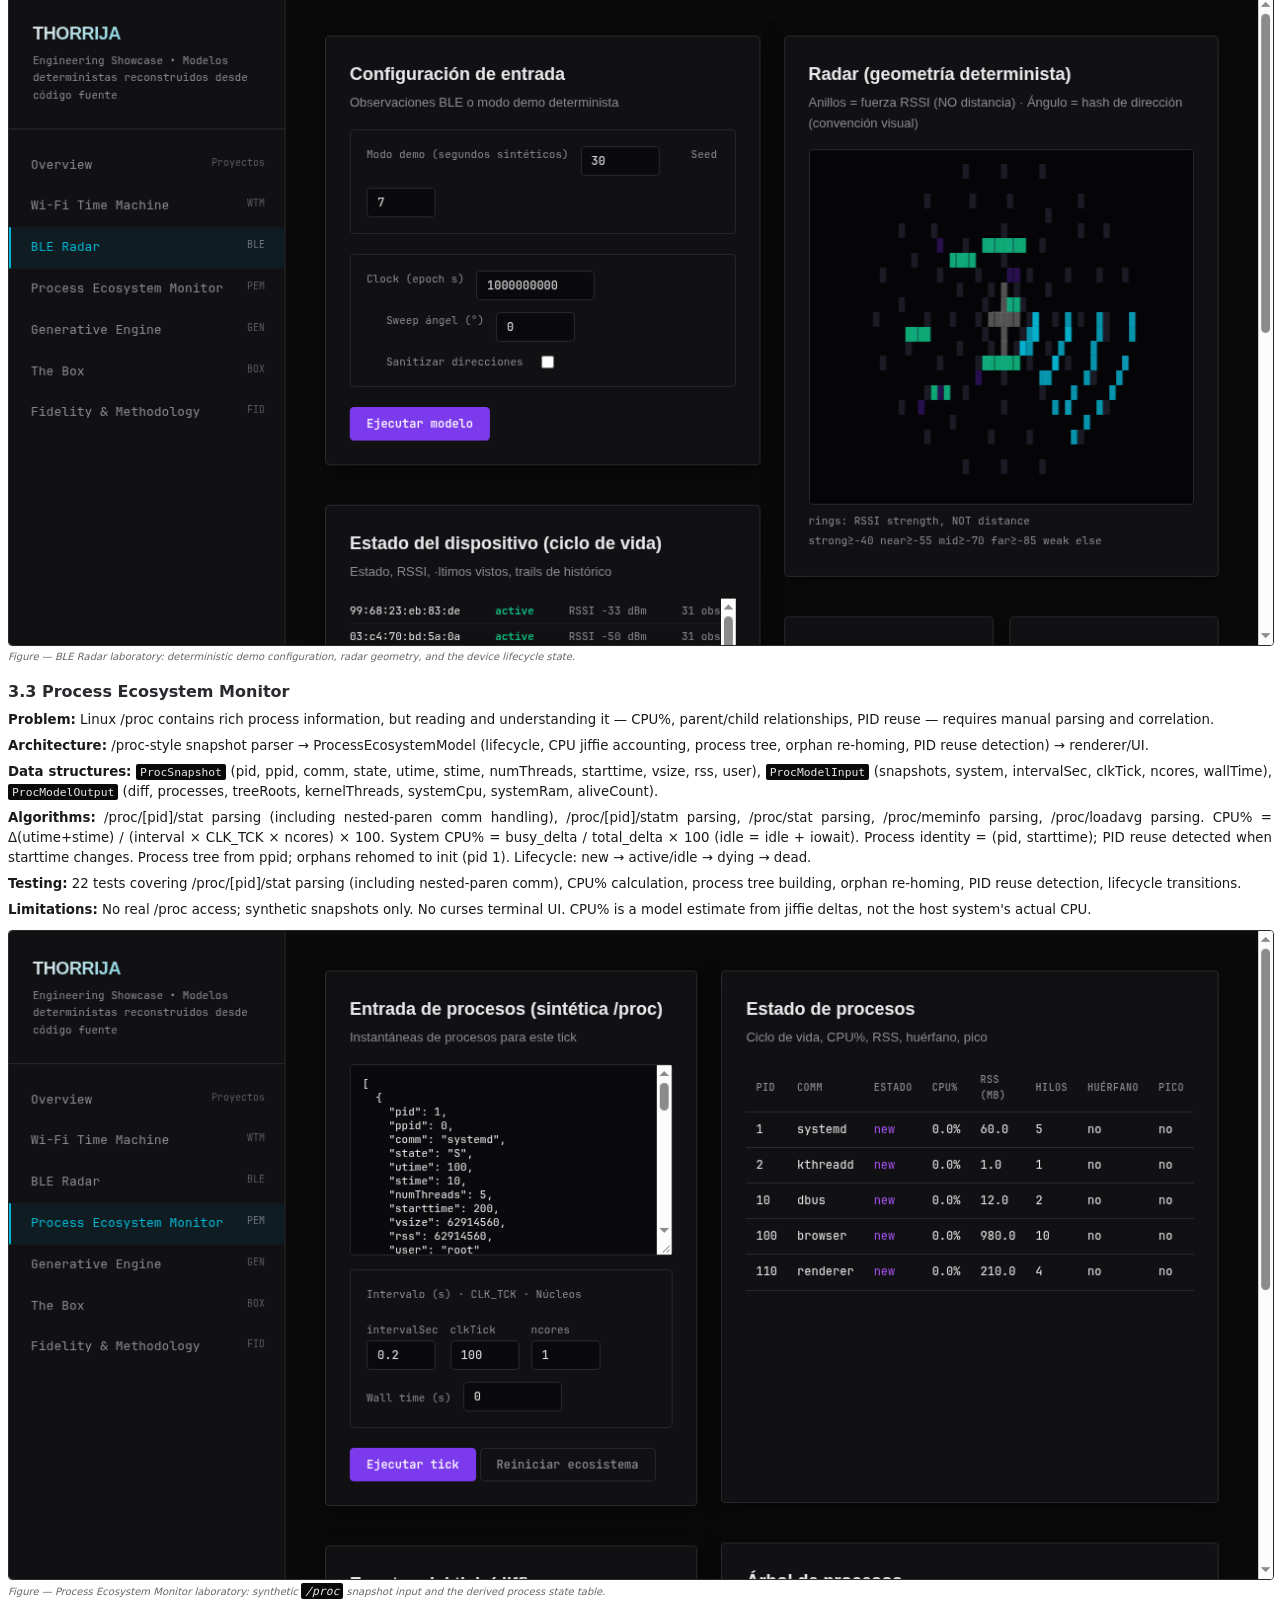
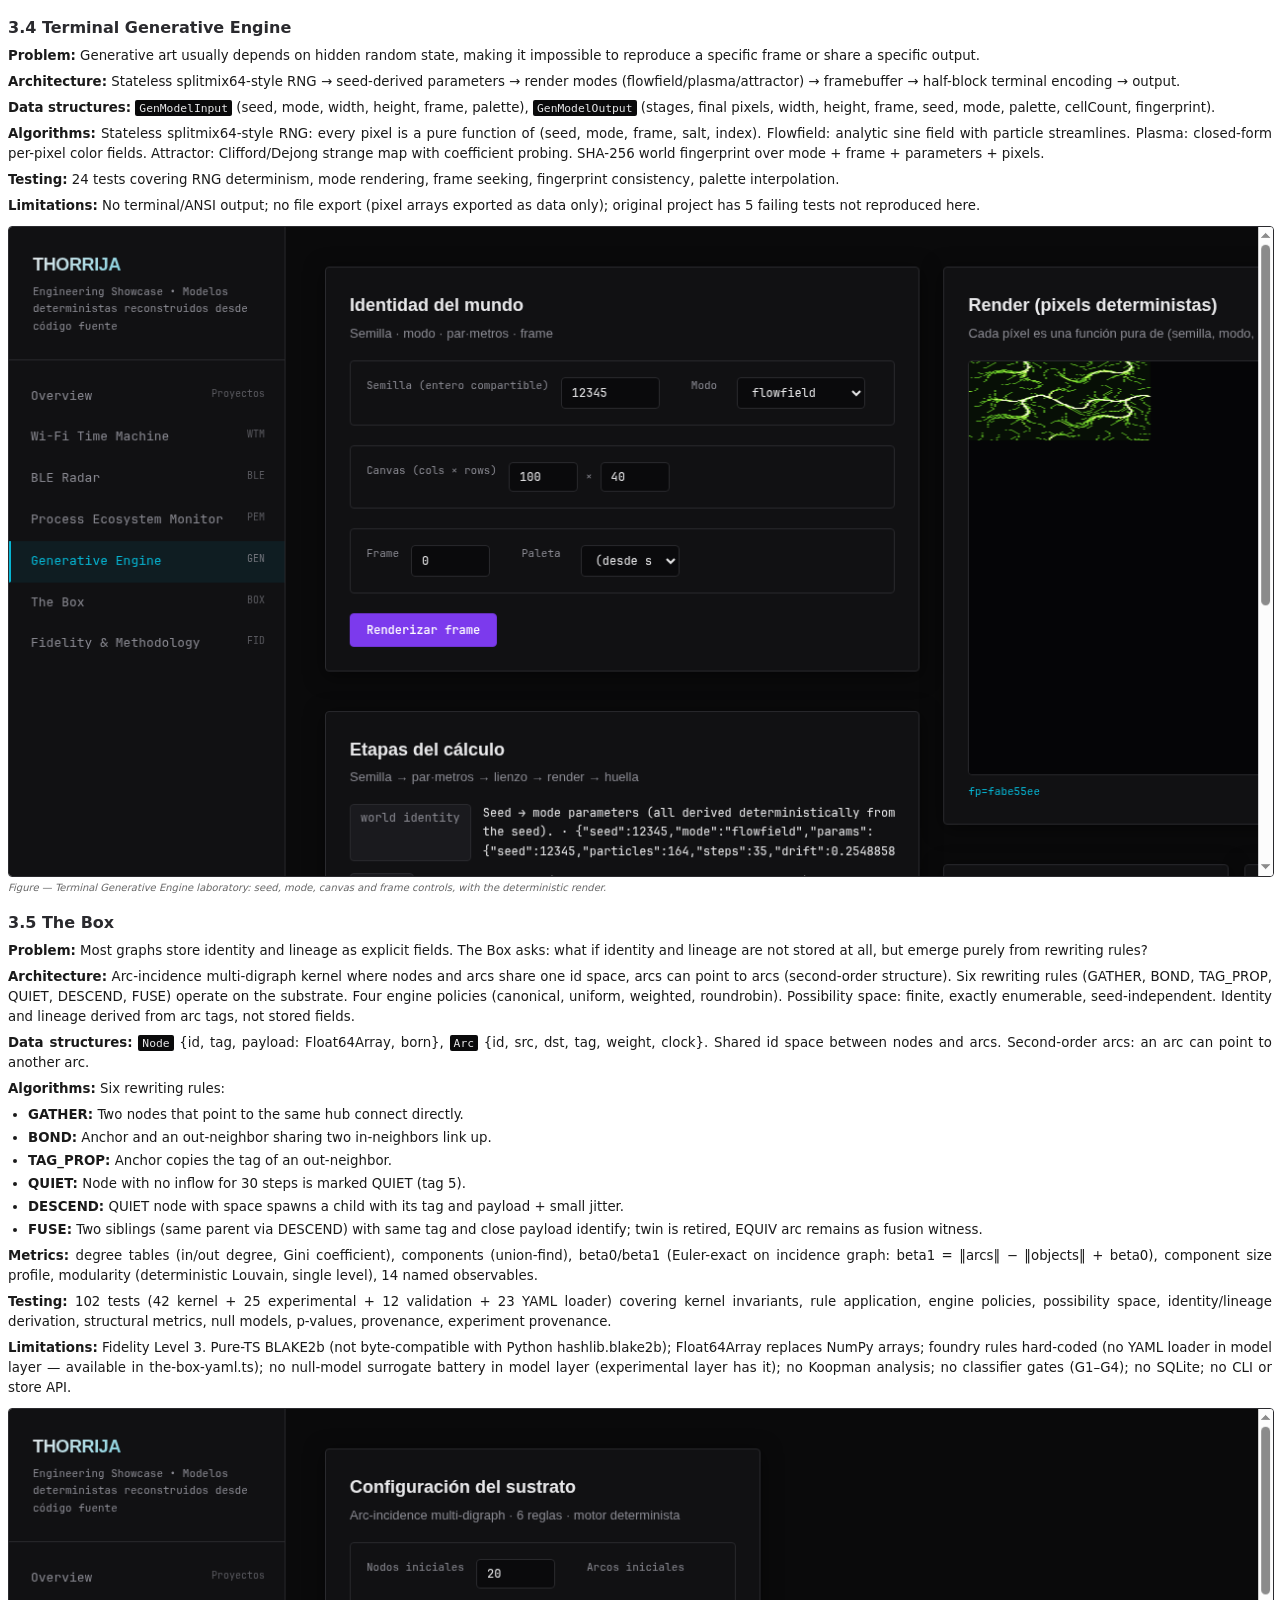
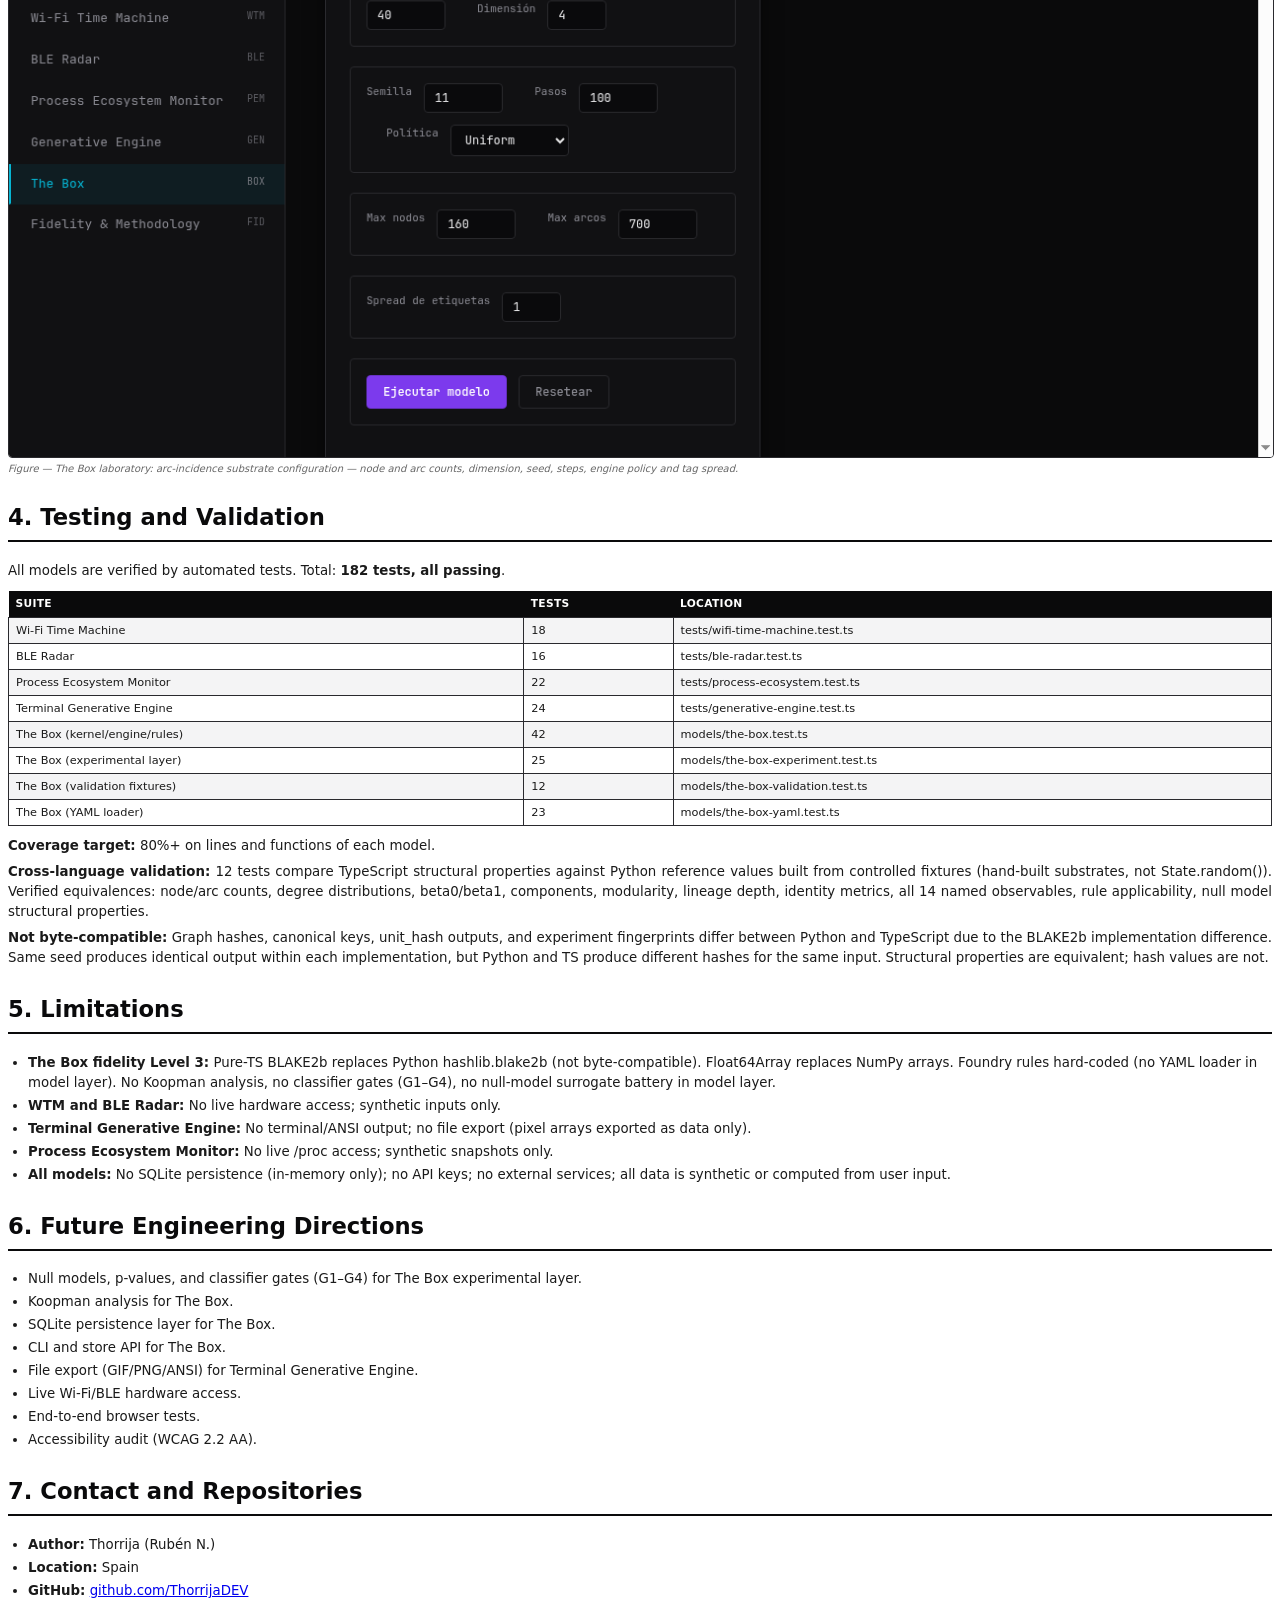
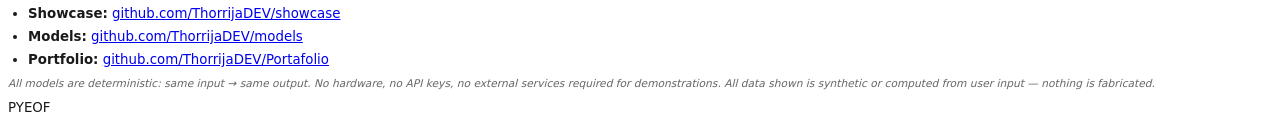
<file: report/showcase-technical-en.html>
<!DOCTYPE html>
<html lang="en">
<head>
<meta charset="utf-8">
<title>THORRIJA — Engineering Showcase — Technical Dossier (English)</title>
<style>
@page {
  size: A4;
  margin: 2cm 2cm 2cm 2cm;
  @bottom-center {
    content: "THORRIJA — Engineering Showcase — Technical Dossier — Page " counter(page) " of " counter(pages);
    font-family: 'DejaVu Sans', monospace;
    font-size: 8pt;
    color: #666;
  }
  @top-right {
    content: "Rev 1.0 — Nov 2026";
    font-family: 'DejaVu Sans', monospace;
    font-size: 7pt;
    color: #666;
  }
}
body {
  font-family: 'DejaVu Sans', sans-serif;
  font-size: 10pt;
  color: #1a1a1a;
  line-height: 1.5;
}
h1 { font-size: 26pt; color: #0a0a0b; border-bottom: 3px solid #0a0a0b; padding-bottom: 10px; margin-top: 20px; }
h2 { font-size: 17pt; color: #0a0a0b; border-bottom: 2px solid #0a0a0b; padding-bottom: 6px; margin-top: 24px; }
h3 { font-size: 12pt; color: #2a2a2e; margin-top: 16px; margin-bottom: 6px; }
h4 { font-size: 11pt; color: #0a0a0b; margin-top: 14px; margin-bottom: 4px; }
p { margin: 6px 0; text-align: justify; }
code { font-family: 'DejaVu Sans Mono', monospace; font-size: 8.5pt; background: #0a0a0b; color: #e8e8ea; padding: 1px 4px; border-radius: 2px; }
pre { font-family: 'DejaVu Sans Mono', monospace; font-size: 8pt; background: #0a0a0b; color: #e8e8ea; padding: 10px; border-radius: 4px; margin: 8px 0; overflow-x: auto; }
table { border-collapse: collapse; width: 100%; margin: 10px 0; font-size: 8.5pt; }
th { background: #0a0a0b; color: #fff; padding: 5px 7px; text-align: left; font-size: 8pt; text-transform: uppercase; letter-spacing: 0.03em; }
td { border: 1px solid #2a2a2e; padding: 4px 7px; font-size: 8.5pt; }
tr:nth-child(even) td { background: #f4f4f5; }
.cover { text-align: center; padding-top: 80px; height: 100vh; display: flex; flex-direction: column; justify-content: center; }
.cover h1 { font-size: 36pt; letter-spacing: 3px; color: #0a0a0b; margin-bottom: 20px; border: none; }
.cover .subtitle { font-size: 15pt; color: #7c3aed; margin-top: 10px; }
.cover .description { font-size: 10.5pt; color: #666; margin-top: 30px; max-width: 700px; margin-left: auto; margin-right: auto; line-height: 1.6; }
.cover .author { font-size: 11pt; color: #888; margin-top: 50px; }
.cover .author div { margin: 3px 0; }
.section-break { page-break-after: always; }
.card { border: 1px solid #2a2a2e; padding: 12px; margin: 10px 0; border-radius: 4px; background: #fafafa; }
.card h3 { margin-top: 0; font-size: 14px; color: #0a0a0b; }
.card p { margin: 6px 0; font-size: 11px; color: #333; }
.card ul { margin: 6px 0; padding-left: 20px; font-size: 11px; color: #333; }
.card li { margin: 3px 0; }
ul { margin: 6px 0; padding-left: 20px; }
li { margin: 3px 0; }
.note { font-size: 8pt; color: #666; font-style: italic; }
.page-break { page-break-before: always; }
.fidelity-badge { font-family: 'DejaVu Sans Mono', monospace; font-size: 8pt; padding: 2px 6px; border-radius: 3px; font-weight: bold; }
.level-4 { color: #10b981; background: #f0fdf4; border: 1px solid #10b981; }
.level-3 { color: #f59e0b; background: #fffbeb; border: 1px solid #f59e0b; }
.equation { background: #f4f4f5; border-left: 3px solid #7c3aed; padding: 8px 12px; margin: 10px 0; font-family: 'DejaVu Sans Mono', monospace; font-size: 8.5pt; }

.shot {
  display: block;
  width: 100%;
  margin: 10px 0 4px 0;
  border: 1px solid #2a2a2e;
  border-radius: 4px;
}
.shot-caption {
  font-size: 7.5pt;
  line-height: 1.4;
  color: #666;
  font-style: italic;
  margin: 0 0 12px 0;
}
</style>
</head>
<body>

<!-- ================= COVER ================= -->
<div class="cover">
  <h1>THORRIJA</h1>
  <div class="subtitle">Engineering Showcase — Technical Dossier (English)</div>
  <div class="description">
    Complete technical documentation of deterministic computational models
    reconstructed from source code. Architecture, algorithms, implementations,
    testing, limitations, and theoretical foundations for each project.
  </div>
  <div class="author">
    <div>Author: Thorrija (Rubén N.)</div>
    <div>Spain</div>
    <div>November 2026</div>
    <div>GitHub: github.com/ThorrijaDEV</div>
  </div>
</div>

<div class="section-break"></div>

<!-- ================= 1. EXECUTIVE OVERVIEW ================= -->
<h2>1. Executive Overview</h2>
<p>This technical dossier documents the Engineering Showcase: a collection of
independent computational models reconstructed from source code. Each model is
a faithful algorithmic port — same input produces same output, all calculations
are real, no outputs are hardcoded, and all models are verified by automated
tests.</p>
<p>Total: <strong>182 tests passing</strong> (80 showcase model tests + 102
The Box model/experimental/validation/YAML tests). Build: Vite, 160.69 kB JS,
zero runtime dependencies.</p>

<h3>Projects covered</h3>
<table>
<tr><th>Project</th><th>Domain</th><th>Tests</th><th>Fidelity</th><th>Status</th></tr>
<tr><td>Wi-Fi Time Machine</td><td>Wireless environment</td><td>18</td><td>Level 4</td><td>Completed</td></tr>
<tr><td>BLE Radar</td><td>Bluetooth LE</td><td>16</td><td>Level 4</td><td>Completed</td></tr>
<tr><td>Process Ecosystem Monitor</td><td>Linux processes</td><td>22</td><td>Level 4</td><td>Completed</td></tr>
<tr><td>Terminal Generative Engine</td><td>Generative art</td><td>24</td><td>Level 4</td><td>Completed</td></tr>
<tr><td>The Box</td><td>Relational substrate</td><td>102</td><td>Level 3</td><td>Completed</td></tr>
<tr><td>Sigscan</td><td>Forensics (Go)</td><td>12</td><td>N/A</td><td>Completed</td></tr>
<tr><td>Dnsdrill</td><td>DNS client (Python)</td><td>13</td><td>N/A</td><td>Completed</td></tr>
<tr><td>Silicon</td><td>8-bit CPU (Rust)</td><td>14</td><td>N/A</td><td>Completed</td></tr>
<tr><td>Forja</td><td>Compiler (Rust)</td><td>11</td><td>N/A</td><td>Completed</td></tr>
<tr><td>Polea</td><td>Pub/sub broker (C++17)</td><td>17</td><td>N/A</td><td>Completed</td></tr>
<tr><td>Cask</td><td>Content-addressable store (C)</td><td>15</td><td>N/A</td><td>Completed</td></tr>
<tr><td>Neondrift</td><td>Arcade game (HTML/JS)</td><td>9</td><td>N/A</td><td>Completed</td></tr>
<tr><td>Clickwheel + Console</td><td>Music app (Android/Web)</td><td>12</td><td>N/A</td><td>Completed</td></tr>
<tr><td>Syspeek</td><td>System TUI (Python/curses)</td><td>16</td><td>N/A</td><td>Completed</td></tr>
<tr><td>Hackdeck</td><td>Pentest deck (HTML)</td><td>10</td><td>N/A</td><td>Completed</td></tr>
<tr><td>Canarytrap</td><td>Canary tokens (Python)</td><td>10</td><td>N/A</td><td>Completed</td></tr>
<tr><td>Loglens</td><td>Pocket SIEM (Python)</td><td>36</td><td>N/A</td><td>Completed</td></tr>
<tr><td>Reconkit</td><td>Recon toolkit (Python)</td><td>22</td><td>N/A</td><td>Completed</td></tr>
<tr><td>Port Authority</td><td>Port historian (Python)</td><td>11</td><td>N/A</td><td>Completed</td></tr>
<img class="shot" src="overview.png" alt="Overview of the four interactive laboratories in the Engineering Showcase web application, each card stating its domain, technology and test count.">
<p class="shot-caption">Figure — The showcase overview: every interactive laboratory with its domain, technology and test count.</p>
<img class="shot" src="fidelity.png" alt="Fidelity and methodology page of the Engineering Showcase web application: the fidelity level of each model on the left and the honest limitations of every laboratory on the right.">
<p class="shot-caption">Figure — Fidelity classification per model and the honest limitations of every laboratory.</p>

</table>

<div class="section-break"></div>

<!-- ================= 2. ENGINEERING PHILOSOPHY ================= -->
<h2>2. Engineering Philosophy</h2>
<h3>2.1 Independent reconstruction</h3>
<p>Every model is reconstructed independently from the original source code.
The original project is never executed inside a demonstration. This means:
all outputs are computed from the user's input, nothing is hardcoded, and
the implementation can be verified independently.</p>
<h3>2.2 Determinism</h3>
<p>All models are deterministic: same input always produces the same output.
Every random decision is derived from <code>unit_hash(seed, step, purpose,
structural_digest(candidate))</code> — a pure function of (state, seed, step).
There is no hidden random state.</p>
<h3>2.3 Intermediate stages</h3>
<p>Each demonstration shows processing stages, not just final results. Visitors
can see how input is transformed step by step into output.</p>
<h3>2.4 Honest limitations</h3>
<p>Nothing is claimed that is not implemented and tested. Limitations are
documented explicitly for each project.</p>

<div class="section-break"></div>

<!-- ================= 3. PROJECT DETAILS ================= -->
<h2>3. Project Details</h2>

<h3>3.1 Wi-Fi Time Machine</h3>
<p><strong>Problem:</strong> Wi-Fi scanning tools produce voluminous output that is
difficult to interpret over time. There is no easy way to see how the wireless
environment changes — which networks appeared, on which channels, with what
signal strength, and when.</p>
<p><strong>Architecture:</strong> Input parser (iw scan dump / nmcli text) → BSS
block parser → BSSID deduplication (strongest signal) → frequency-to-channel
mapping (802.11 2.4/5/6 GHz) → security inference from AKM suites → timeline
heatmap construction → export (JSON/CSV with SHA-256 BSSID sanitization).</p>
<p><strong>Data structures:</strong> <code>WifiModelInput</code> (iwDump/nmcli text,
observedAt, backend, sanitize, width, labelWidth), <code>WifiModelOutput</code>
(stages, final timeline, channelStats, sparkline, exportJson, exportCsv,
networks, observations).</p>
<p><strong>Algorithms:</strong> BSS block parsing from <code>iw scan dump</code>,
escaped nmcli tokenizer (handling <code>\\:</code> and <code>\\\\</code>),
frequency-to-channel mapping (2.4 GHz: floor((freq−2407)/5), 5 GHz:
floor((freq−5000)/5), 6 GHz: floor((freq−5925)/5)), security inference from
Authentication suites (AKM), RSSI deduplication by BSSID keeping strongest
signal, time-bucket heatmap construction.</p>
<p><strong>Testing:</strong> 18 tests covering parsing, deduplication, channel
mapping, security inference, heatmap generation, export sanitization.</p>
<p><strong>Limitations:</strong> No live iw/nmcli binaries, no adapter scanning,
no SQLite persistence (in-memory only), no terminal size adaptation. Input
must be synthetic text.</p>
  <img class="shot" src="wtm.png" alt="Wi-Fi Time Machine laboratory in the Engineering Showcase web application: a synthetic iw scan dump on the left, the time by channel heatmap on the right, and the intermediate processing stages below.">
  <p class="shot-caption">Figure — Wi-Fi Time Machine laboratory: synthetic <code>iw</code> dump input, time × channel heatmap, and the intermediate stages of the calculation.</p>

<h3>3.2 BLE Radar</h3>
<p><strong>Problem:</strong> Bluetooth LE devices broadcast observations, but there
is no simple way to visualize them as a radar: which devices are nearby, how
strong their signal is, and how they appear and disappear over time.</p>
<p><strong>Architecture:</strong> Observation model (address, name, RSSI, timestamp,
backend, manufacturer data) → EMA smoothing (alpha=0.4) → strength bands
(strong ≥ −40, near ≥ −55, mid ≥ −70, far ≥ −85, weak) → hash→angle mapping
(SHA-256(MAC) → 0–360°, visual convention) → radar frame geometry (crosshair,
concentric rings, sweep line, device markers, history trails) → session replay.</p>
<p><strong>Data structures:</strong> <code>BleModelInput</code> (observations, now,
sweepAngle, sanitize, width, height, demoSeconds, demoSeed),
<code>BleModelOutput</code> (devices, frame, lifecycleSummary, replay,
exportJson, exportCsv).</p>
<p><strong>Algorithms:</strong> EMA smoothing: rssi_ema = 0.6 × prev + 0.4 × raw.
Strength bands: strong ≥ −40 dBm, near ≥ −55 dBm, mid ≥ −70 dBm, far ≥ −85
dBm, weak < −85 dBm. Stable angle: SHA-256(MAC address)[0:2] / 65536 × 360°.
State machine: appeared → active → fading → disappeared (15s/30s windows).</p>
<p><strong>Testing:</strong> 16 tests covering device lifecycle, EMA smoothing,
strength bands, hash→angle mapping, radar frame geometry, replay, export.</p>
<p><strong>Limitations:</strong> No BLE hardware (no bleak/BlueZ), no live scanning.
RSSI is signal strength, never physical distance. Angle is a visual
convention, not orientation.</p>
  <img class="shot" src="ble.png" alt="BLE Radar laboratory in the Engineering Showcase web application: deterministic demo configuration on the left, the radar geometry on the right, and the device lifecycle state table below.">
  <p class="shot-caption">Figure — BLE Radar laboratory: deterministic demo configuration, radar geometry, and the device lifecycle state.</p>

<h3>3.3 Process Ecosystem Monitor</h3>
<p><strong>Problem:</strong> Linux /proc contains rich process information, but
reading and understanding it — CPU%, parent/child relationships, PID reuse —
requires manual parsing and correlation.</p>
<p><strong>Architecture:</strong> /proc-style snapshot parser → ProcessEcosystemModel
(lifecycle, CPU jiffie accounting, process tree, orphan re-homing, PID reuse
detection) → renderer/UI.</p>
<p><strong>Data structures:</strong> <code>ProcSnapshot</code> (pid, ppid, comm,
state, utime, stime, numThreads, starttime, vsize, rss, user),
<code>ProcModelInput</code> (snapshots, system, intervalSec, clkTick, ncores,
wallTime), <code>ProcModelOutput</code> (diff, processes, treeRoots,
kernelThreads, systemCpu, systemRam, aliveCount).</p>
<p><strong>Algorithms:</strong> /proc/[pid]/stat parsing (including nested-paren
comm handling), /proc/[pid]/statm parsing, /proc/stat parsing, /proc/meminfo
parsing, /proc/loadavg parsing. CPU% = Δ(utime+stime) / (interval × CLK_TCK ×
ncores) × 100. System CPU% = busy_delta / total_delta × 100 (idle = idle +
iowait). Process identity = (pid, starttime); PID reuse detected when starttime
changes. Process tree from ppid; orphans rehomed to init (pid 1). Lifecycle:
new → active/idle → dying → dead.</p>
<p><strong>Testing:</strong> 22 tests covering /proc/[pid]/stat parsing (including
nested-paren comm), CPU% calculation, process tree building, orphan re-homing,
PID reuse detection, lifecycle transitions.</p>
<p><strong>Limitations:</strong> No real /proc access; synthetic snapshots only. No
curses terminal UI. CPU% is a model estimate from jiffie deltas, not the host
system's actual CPU.</p>
  <img class="shot" src="pem.png" alt="Process Ecosystem Monitor laboratory in the Engineering Showcase web application: a synthetic /proc snapshot on the left and the process state table on the right.">
  <p class="shot-caption">Figure — Process Ecosystem Monitor laboratory: synthetic <code>/proc</code> snapshot input and the derived process state table.</p>

<div class="section-break"></div>

<h3>3.4 Terminal Generative Engine</h3>
<p><strong>Problem:</strong> Generative art usually depends on hidden random state,
making it impossible to reproduce a specific frame or share a specific output.</p>
<p><strong>Architecture:</strong> Stateless splitmix64-style RNG → seed-derived
parameters → render modes (flowfield/plasma/attractor) → framebuffer → half-block
terminal encoding → output.</p>
<p><strong>Data structures:</strong> <code>GenModelInput</code> (seed, mode, width,
height, frame, palette), <code>GenModelOutput</code> (stages, final pixels,
width, height, frame, seed, mode, palette, cellCount, fingerprint).</p>
<p><strong>Algorithms:</strong> Stateless splitmix64-style RNG: every pixel is a pure
function of (seed, mode, frame, salt, index). Flowfield: analytic sine field
with particle streamlines. Plasma: closed-form per-pixel color fields. Attractor:
Clifford/Dejong strange map with coefficient probing. SHA-256 world fingerprint
over mode + frame + parameters + pixels.</p>
<p><strong>Testing:</strong> 24 tests covering RNG determinism, mode rendering, frame
seeking, fingerprint consistency, palette interpolation.</p>
<p><strong>Limitations:</strong> No terminal/ANSI output; no file export (pixel arrays
exported as data only); original project has 5 failing tests not reproduced
here.</p>
  <img class="shot" src="gen.png" alt="Terminal Generative Engine laboratory in the Engineering Showcase web application: seed, mode, canvas and frame controls on the left, the deterministic render on the right.">
  <p class="shot-caption">Figure — Terminal Generative Engine laboratory: seed, mode, canvas and frame controls, with the deterministic render.</p>

<h3>3.5 The Box</h3>
<p><strong>Problem:</strong> Most graphs store identity and lineage as explicit
fields. The Box asks: what if identity and lineage are not stored at all, but
emerge purely from rewriting rules?</p>
<p><strong>Architecture:</strong> Arc-incidence multi-digraph kernel where nodes and
arcs share one id space, arcs can point to arcs (second-order structure). Six
rewriting rules (GATHER, BOND, TAG_PROP, QUIET, DESCEND, FUSE) operate on the
substrate. Four engine policies (canonical, uniform, weighted, roundrobin).
Possibility space: finite, exactly enumerable, seed-independent. Identity and
lineage derived from arc tags, not stored fields.</p>
<p><strong>Data structures:</strong> <code>Node</code> {id, tag, payload: Float64Array,
born}, <code>Arc</code> {id, src, dst, tag, weight, clock}. Shared id space
between nodes and arcs. Second-order arcs: an arc can point to another arc.</p>
<p><strong>Algorithms:</strong> Six rewriting rules:</p>
<ul>
<li><strong>GATHER:</strong> Two nodes that point to the same hub connect directly.</li>
<li><strong>BOND:</strong> Anchor and an out-neighbor sharing two in-neighbors link up.</li>
<li><strong>TAG_PROP:</strong> Anchor copies the tag of an out-neighbor.</li>
<li><strong>QUIET:</strong> Node with no inflow for 30 steps is marked QUIET (tag 5).</li>
<li><strong>DESCEND:</strong> QUIET node with space spawns a child with its tag and
payload + small jitter.</li>
<li><strong>FUSE:</strong> Two siblings (same parent via DESCEND) with same tag and
close payload identify; twin is retired, EQUIV arc remains as fusion witness.</li>
</ul>
<p><strong>Metrics:</strong> degree tables (in/out degree, Gini coefficient),
components (union-find), beta0/beta1 (Euler-exact on incidence graph:
beta1 = ‖arcs‖ − ‖objects‖ + beta0), component size profile, modularity
(deterministic Louvain, single level), 14 named observables.</p>
<p><strong>Testing:</strong> 102 tests (42 kernel + 25 experimental + 12 validation
+ 23 YAML loader) covering kernel invariants, rule application, engine policies,
possibility space, identity/lineage derivation, structural metrics, null models,
p-values, provenance, experiment provenance.</p>
<p><strong>Limitations:</strong> Fidelity Level 3. Pure-TS BLAKE2b (not byte-compatible
with Python hashlib.blake2b); Float64Array replaces NumPy arrays; foundry rules
hard-coded (no YAML loader in model layer — available in the-box-yaml.ts); no
null-model surrogate battery in model layer (experimental layer has it); no
Koopman analysis; no classifier gates (G1–G4); no SQLite; no CLI or store API.</p>
  <img class="shot" src="the-box.png" alt="The Box laboratory in the Engineering Showcase web application: the arc-incidence substrate configuration with node and arc counts, dimension, seed, steps, engine policy and tag spread.">
  <p class="shot-caption">Figure — The Box laboratory: arc-incidence substrate configuration — node and arc counts, dimension, seed, steps, engine policy and tag spread.</p>

<div class="section-break"></div>

<!-- ================= 4. TESTING ================= -->
<h2>4. Testing and Validation</h2>
<p>All models are verified by automated tests. Total: <strong>182 tests, all
passing</strong>.</p>
<table>
<tr><th>Suite</th><th>Tests</th><th>Location</th></tr>
<tr><td>Wi-Fi Time Machine</td><td>18</td><td>tests/wifi-time-machine.test.ts</td></tr>
<tr><td>BLE Radar</td><td>16</td><td>tests/ble-radar.test.ts</td></tr>
<tr><td>Process Ecosystem Monitor</td><td>22</td><td>tests/process-ecosystem.test.ts</td></tr>
<tr><td>Terminal Generative Engine</td><td>24</td><td>tests/generative-engine.test.ts</td></tr>
<tr><td>The Box (kernel/engine/rules)</td><td>42</td><td>models/the-box.test.ts</td></tr>
<tr><td>The Box (experimental layer)</td><td>25</td><td>models/the-box-experiment.test.ts</td></tr>
<tr><td>The Box (validation fixtures)</td><td>12</td><td>models/the-box-validation.test.ts</td></tr>
<tr><td>The Box (YAML loader)</td><td>23</td><td>models/the-box-yaml.test.ts</td></tr>
</table>
<p><strong>Coverage target:</strong> 80%+ on lines and functions of each model.</p>
<p><strong>Cross-language validation:</strong> 12 tests compare TypeScript structural
properties against Python reference values built from controlled fixtures
(hand-built substrates, not State.random()). Verified equivalences: node/arc
counts, degree distributions, beta0/beta1, components, modularity, lineage
depth, identity metrics, all 14 named observables, rule applicability, null
model structural properties.</p>
<p><strong>Not byte-compatible:</strong> Graph hashes, canonical keys, unit_hash
outputs, and experiment fingerprints differ between Python and TypeScript due
to the BLAKE2b implementation difference. Same seed produces identical output
within each implementation, but Python and TS produce different hashes for the
same input. Structural properties are equivalent; hash values are not.</p>

<div class="section-break"></div>

<!-- ================= 4. LIMITATIONS ================= -->
<h2>5. Limitations</h2>
<ul>
<li><strong>The Box fidelity Level 3:</strong> Pure-TS BLAKE2b replaces
Python hashlib.blake2b (not byte-compatible). Float64Array replaces NumPy
arrays. Foundry rules hard-coded (no YAML loader in model layer). No Koopman
analysis, no classifier gates (G1–G4), no null-model surrogate battery in model
layer.</li>
<li><strong>WTM and BLE Radar:</strong> No live hardware access; synthetic inputs
only.</li>
<li><strong>Terminal Generative Engine:</strong> No terminal/ANSI output; no file
export (pixel arrays exported as data only).</li>
<li><strong>Process Ecosystem Monitor:</strong> No live /proc access; synthetic
snapshots only.</li>
<li><strong>All models:</strong> No SQLite persistence (in-memory only); no API keys;
no external services; all data is synthetic or computed from user input.</li>
</ul>

<div class="section-break"></div>

<!-- ================= 6. FUTURE ENGINEERING ================= -->
<h2>6. Future Engineering Directions</h2>
<ul>
<li>Null models, p-values, and classifier gates (G1–G4) for The Box experimental layer.</li>
<li>Koopman analysis for The Box.</li>
<li>SQLite persistence layer for The Box.</li>
<li>CLI and store API for The Box.</li>
<li>File export (GIF/PNG/ANSI) for Terminal Generative Engine.</li>
<li>Live Wi-Fi/BLE hardware access.</li>
<li>End-to-end browser tests.</li>
<li>Accessibility audit (WCAG 2.2 AA).</li>
</ul>

<div class="section-break"></div>

<!-- ================= 6. CONTACT ================= -->
<h2>7. Contact and Repositories</h2>
<ul>
  <li><strong>Author:</strong> Thorrija (Rubén N.)</li>
  <li><strong>Location:</strong> Spain</li>
  <li><strong>GitHub:</strong> <a href="https://github.com/ThorrijaDEV">github.com/ThorrijaDEV</a></li>
  <li><strong>Showcase:</strong> <a href="https://github.com/ThorrijaDEV/showcase">github.com/ThorrijaDEV/showcase</a></li>
  <li><strong>Models:</strong> <a href="https://github.com/ThorrijaDEV/models">github.com/ThorrijaDEV/models</a></li>
  <li><strong>Portfolio:</strong> <a href="https://github.com/ThorrijaDEV/Portafolio">github.com/ThorrijaDEV/Portafolio</a></li>
</ul>

<p class="note">All models are deterministic: same input → same output. No
hardware, no API keys, no external services required for demonstrations. All
data shown is synthetic or computed from user input — nothing is fabricated.</p>

</body>
</html>
PYEOF
</file>
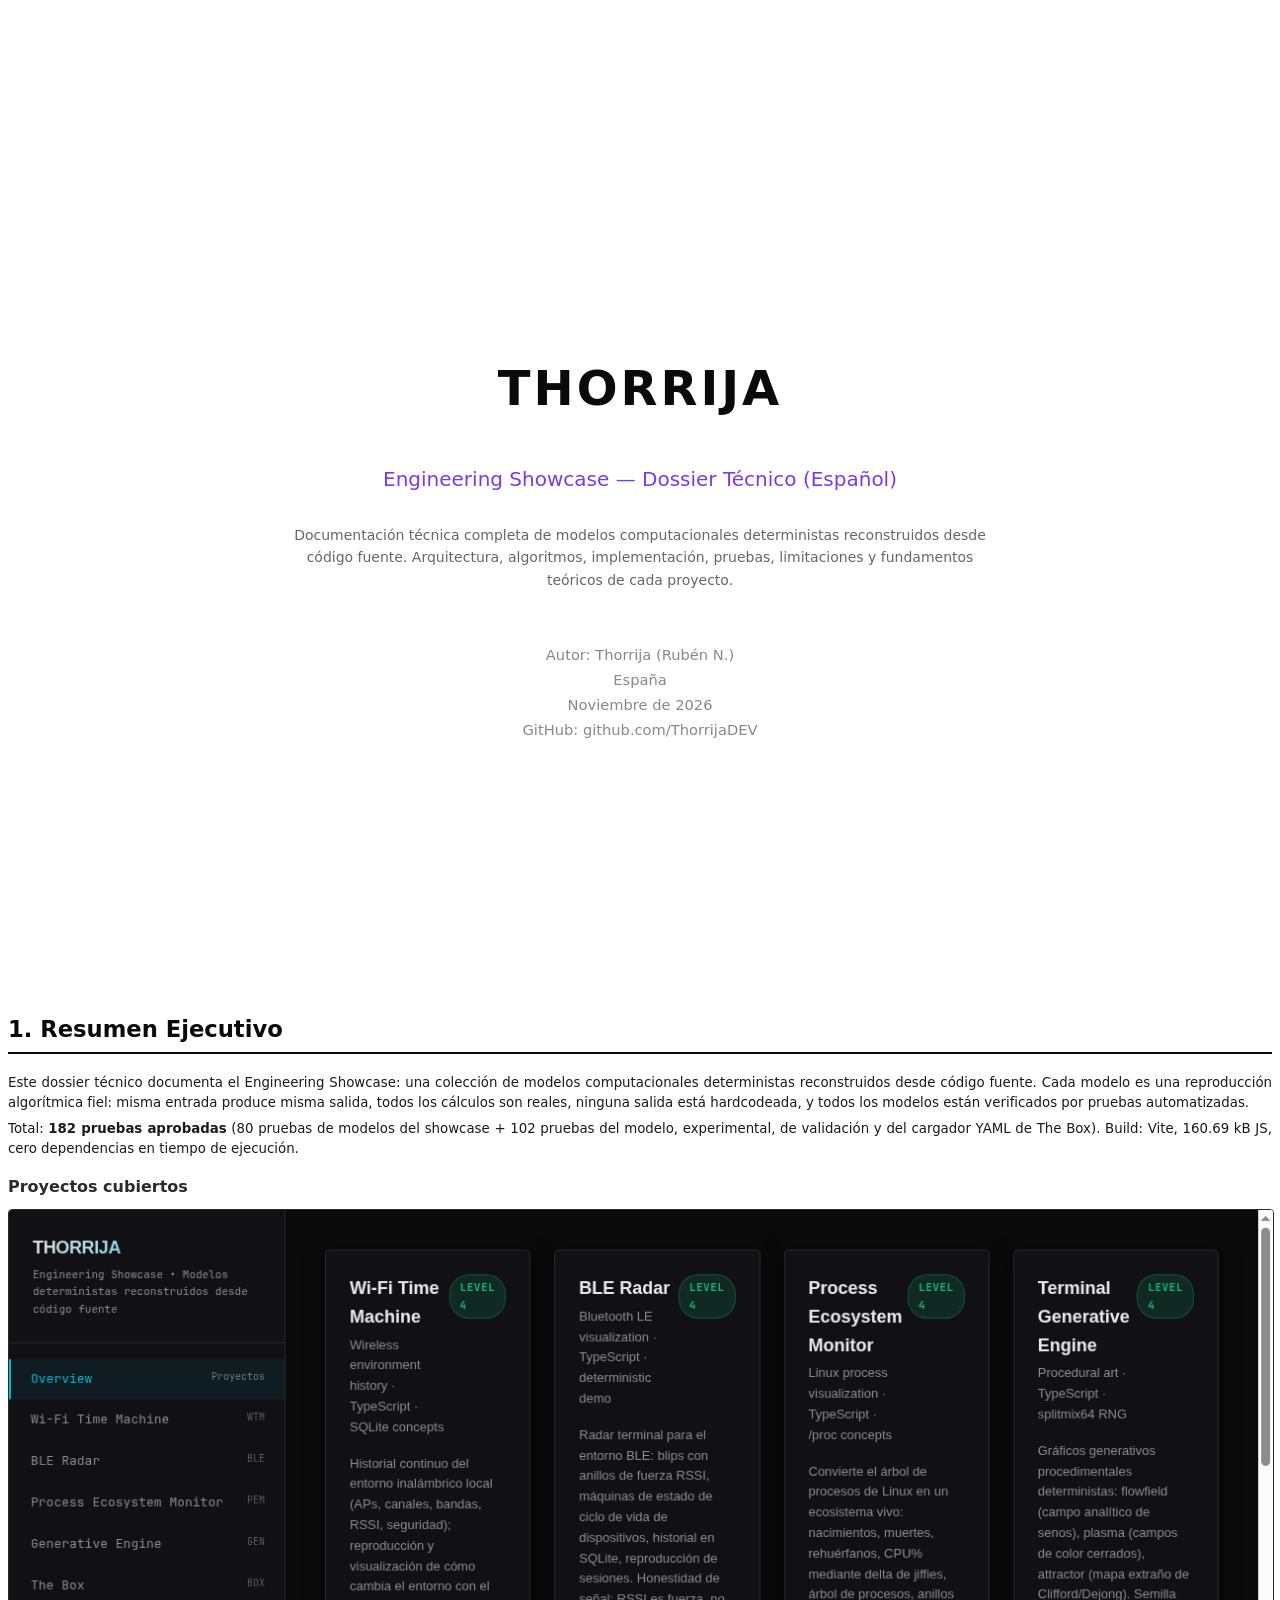
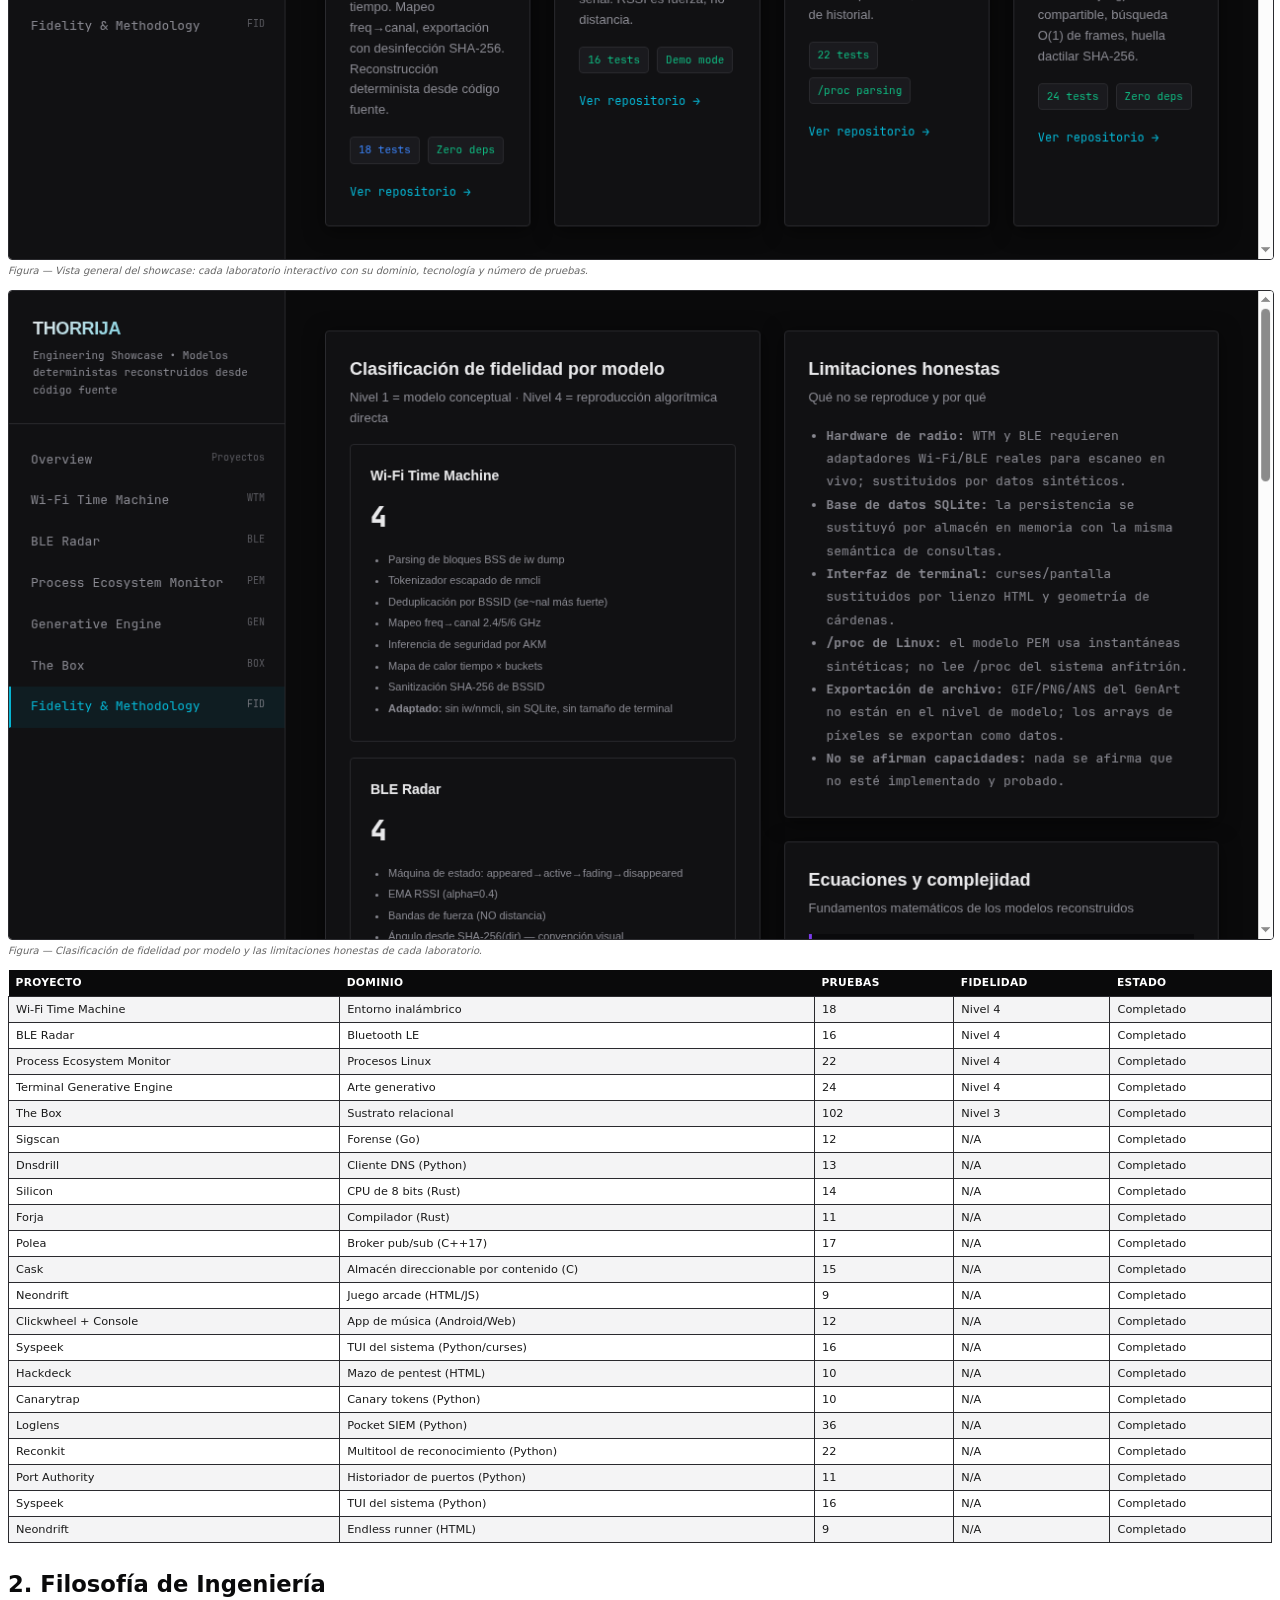
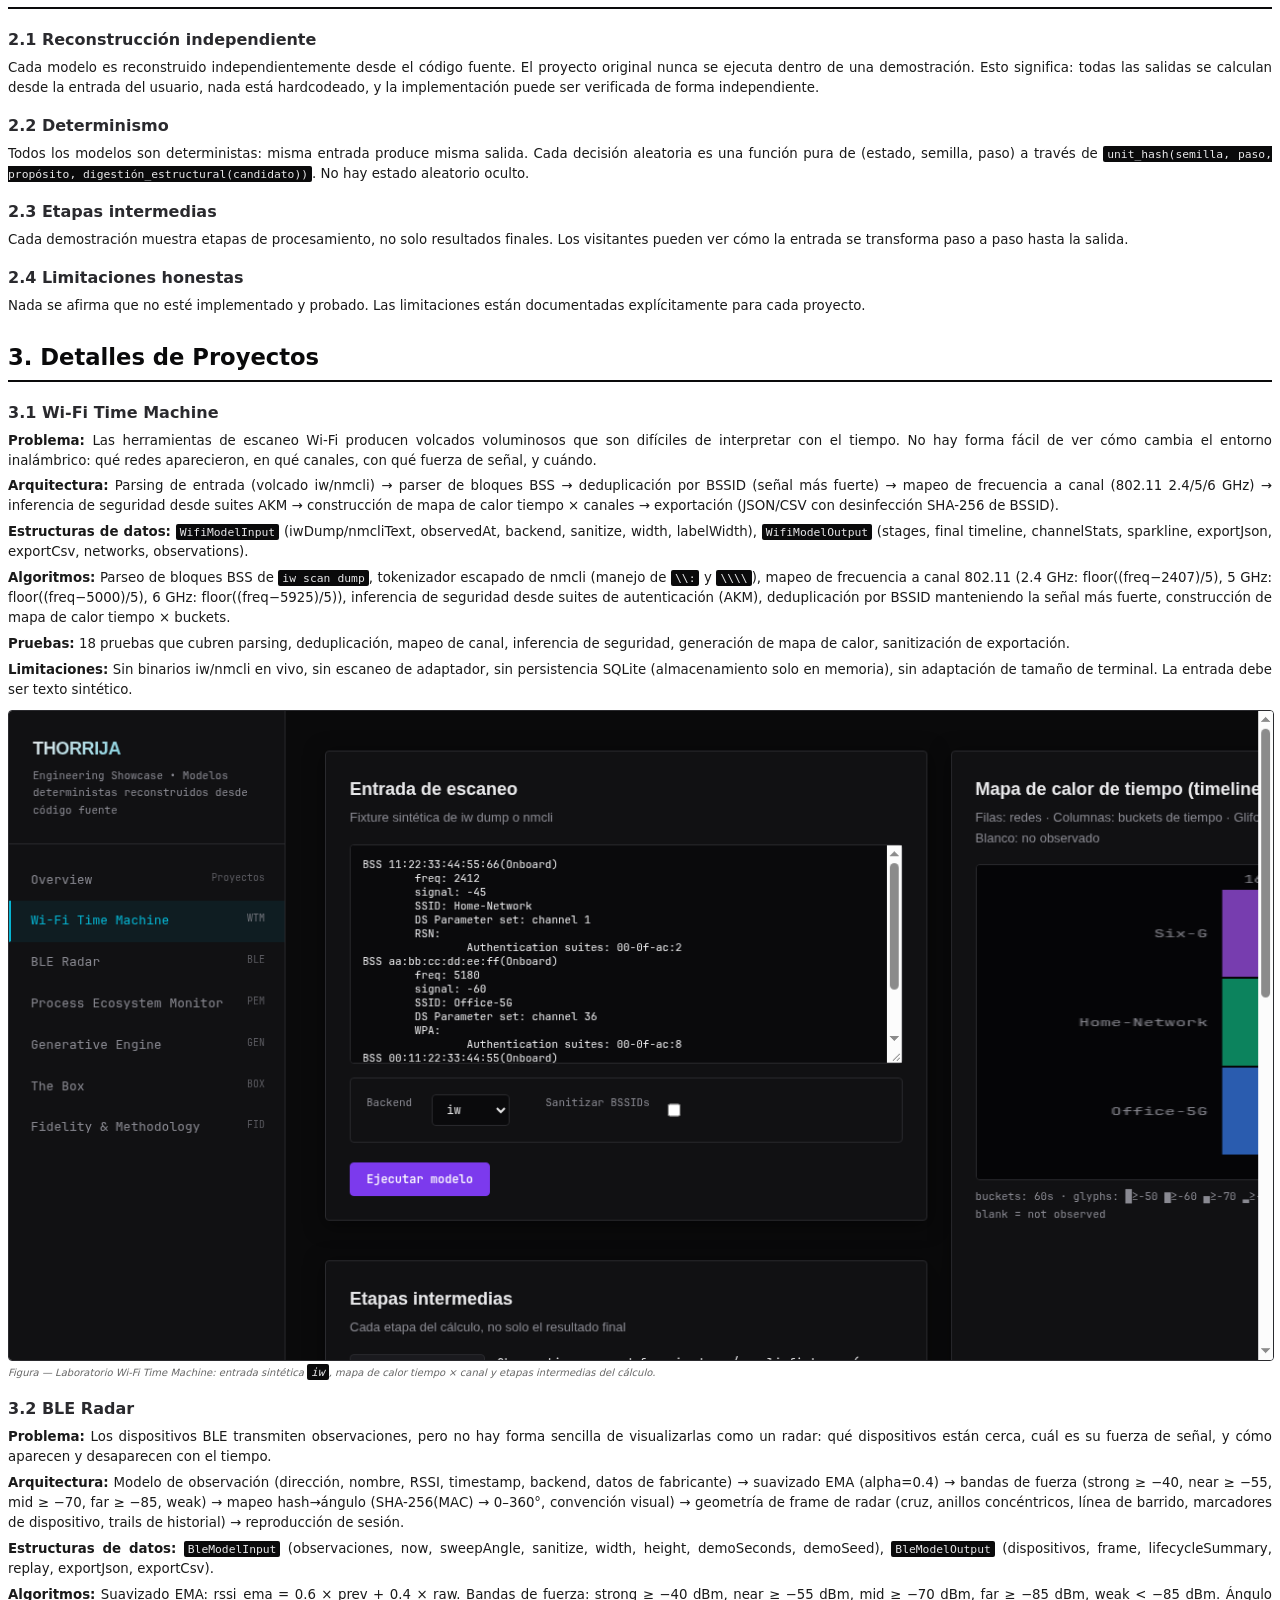
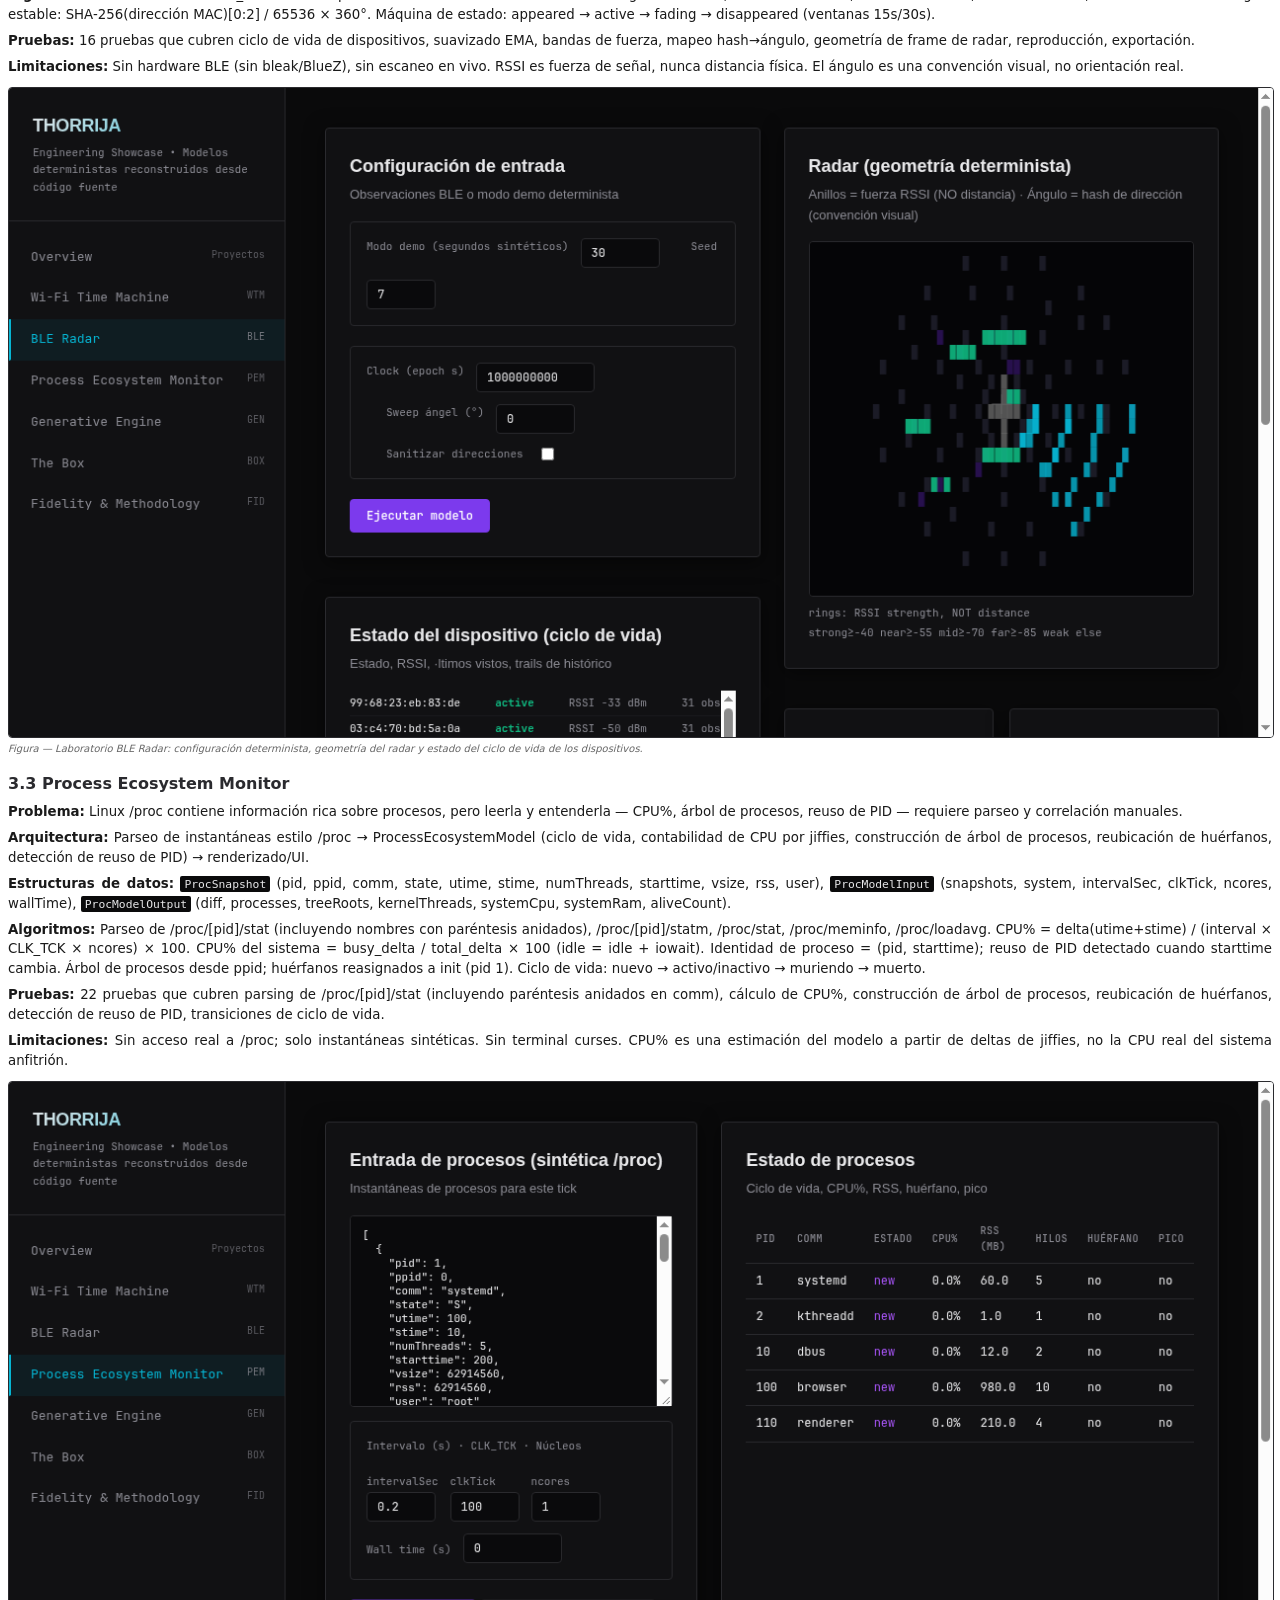
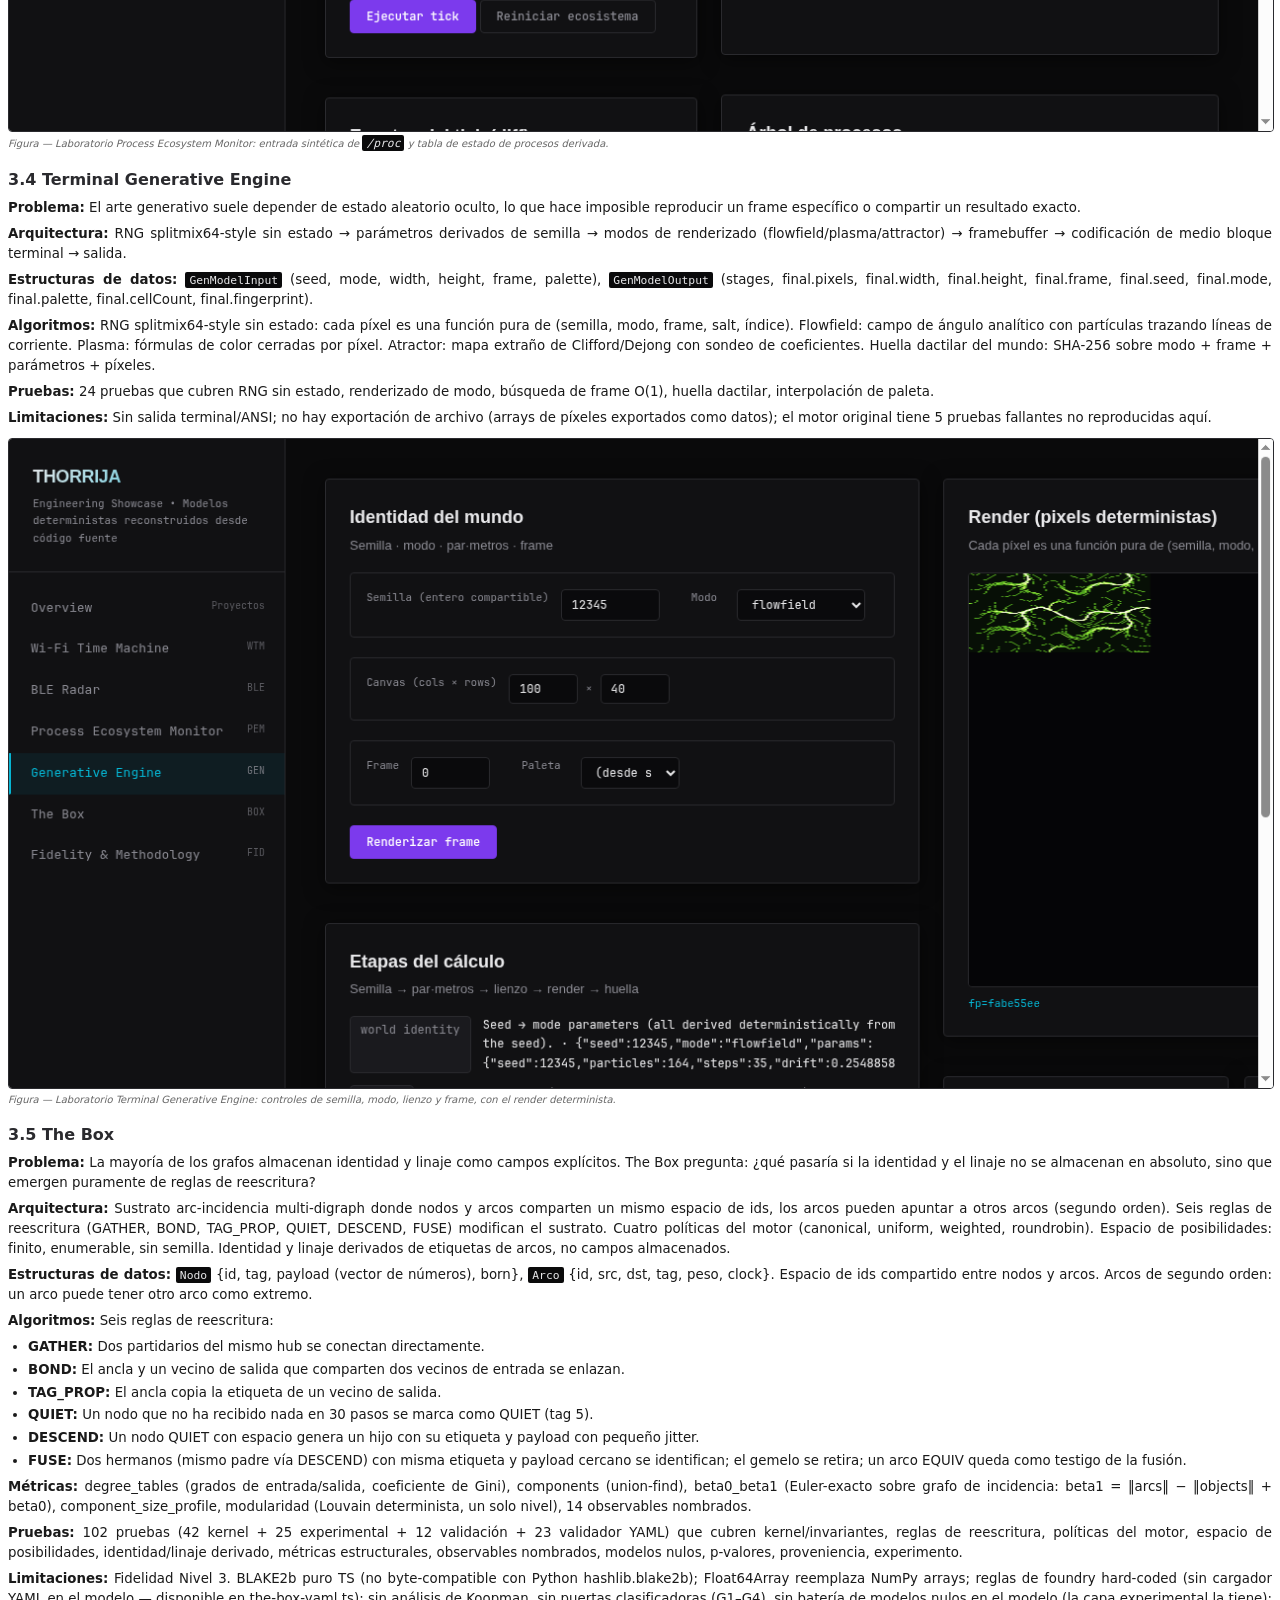
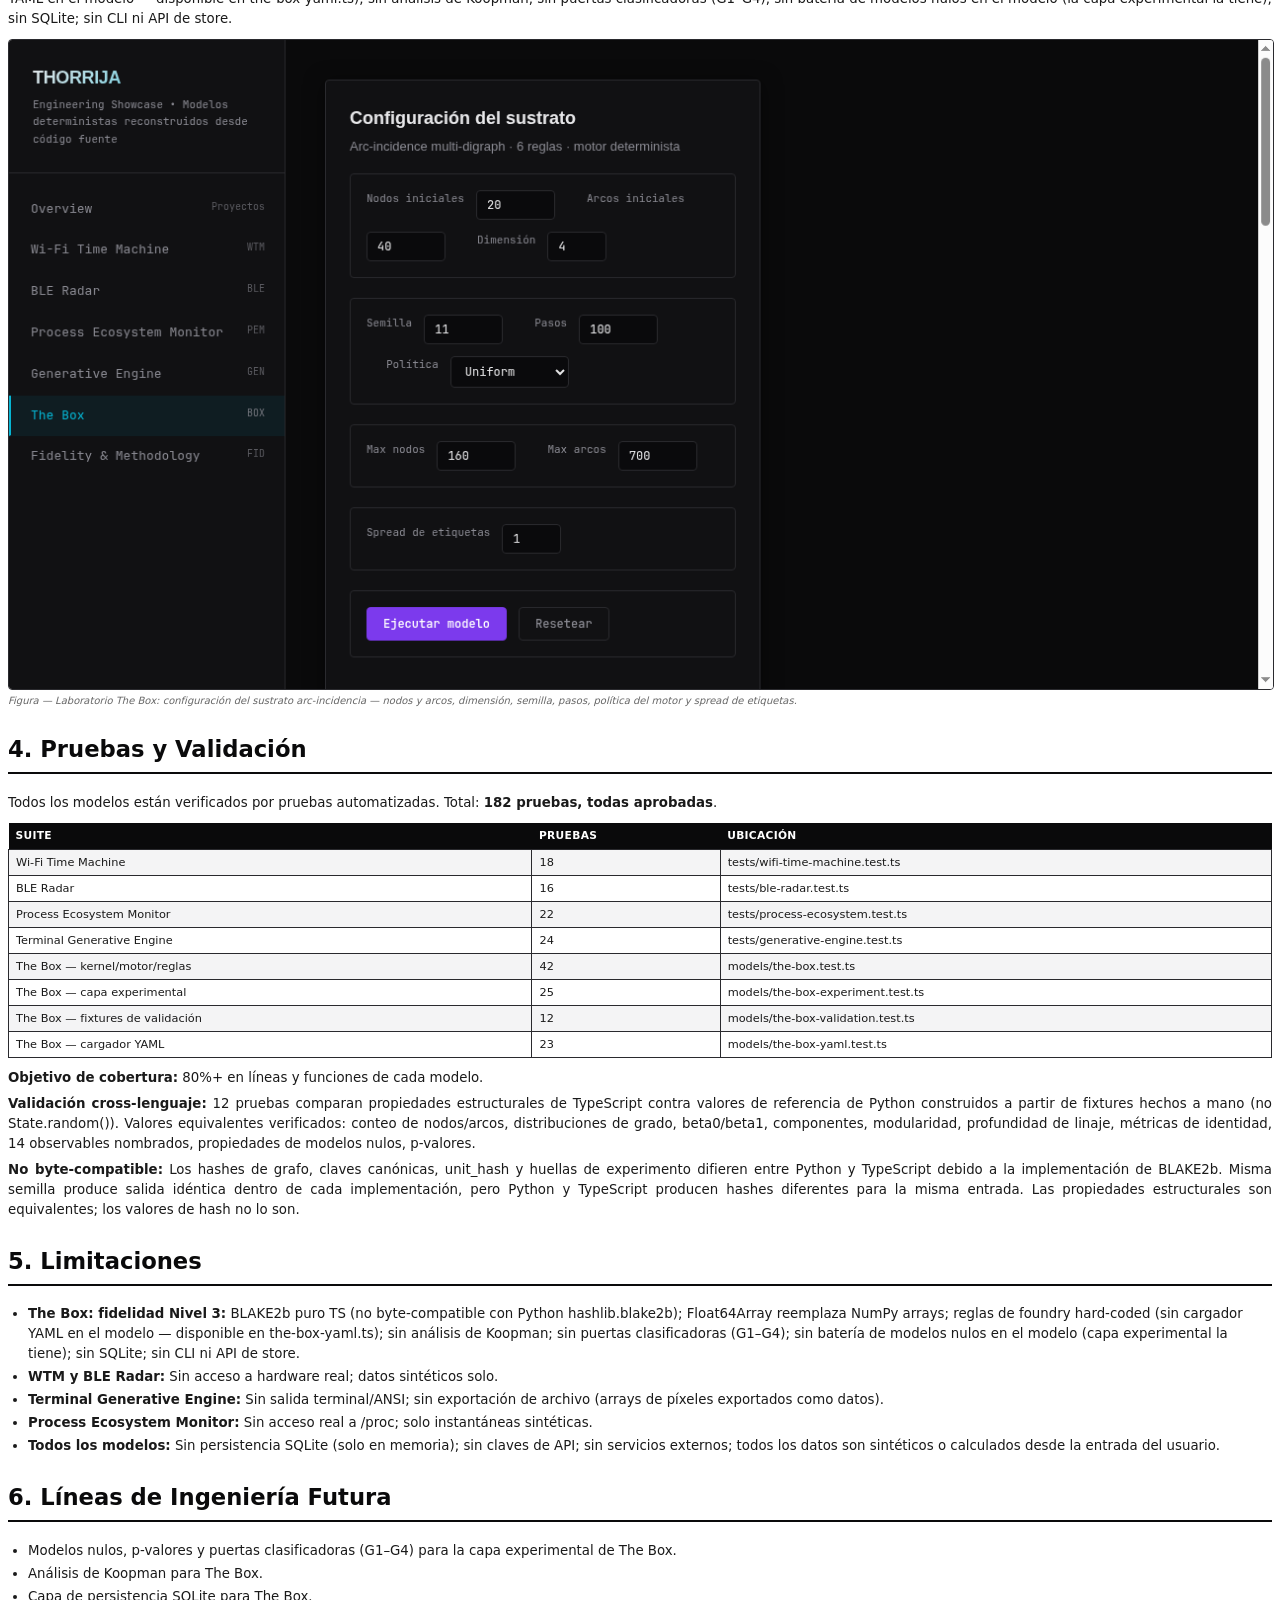
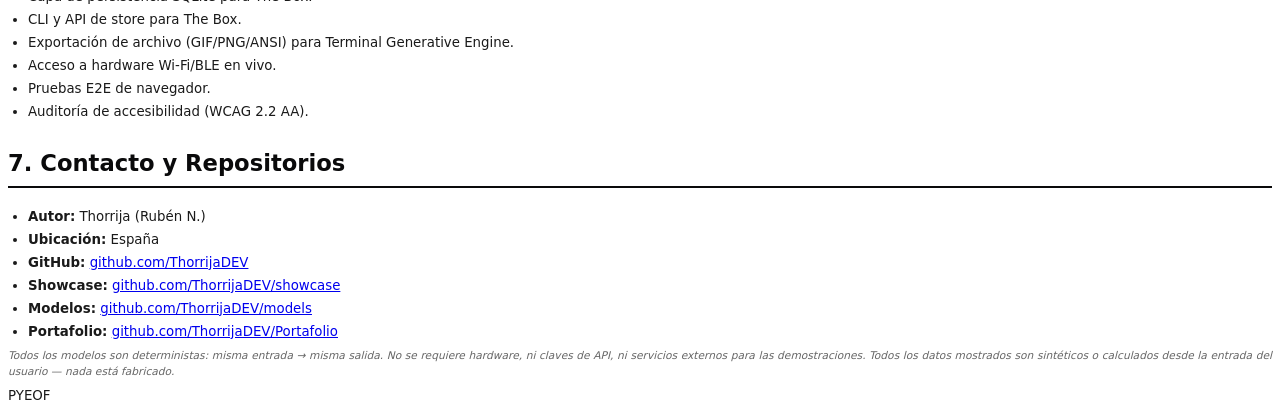
<file: report/showcase-technical-es.html>
<!DOCTYPE html>
<html lang="es">
<head>
<meta charset="utf-8">
<title>THORRIJA — Engineering Showcase — Dossier Técnico (Español)</title>
<style>
@page {
  size: A4;
  margin: 2cm 2cm 2cm 2cm;
  @bottom-center {
    content: "THORRIJA — Engineering Showcase — Dossier Técnico — Página " counter(page) " de " counter(pages);
    font-family: 'DejaVu Sans', monospace;
    font-size: 8pt;
    color: #666;
  }
  @top-right {
    content: "Rev 1.0 — Nov 2026";
    font-family: 'DejaVu Sans', monospace;
    font-size: 7pt;
    color: #666;
  }
}
body {
  font-family: 'DejaVu Sans', sans-serif;
  font-size: 10pt;
  color: #1a1a1a;
  line-height: 1.5;
}
h1 { font-size: 26pt; color: #0a0a0b; border-bottom: 3px solid #0a0a0b; padding-bottom: 10px; margin-top: 20px; }
h2 { font-size: 17pt; color: #0a0a0b; border-bottom: 2px solid #0a0a0b; padding-bottom: 6px; margin-top: 24px; }
h3 { font-size: 12pt; color: #2a2a2e; margin-top: 16px; margin-bottom: 6px; }
h4 { font-size: 11pt; color: #0a0a0b; margin-top: 14px; margin-bottom: 4px; }
p { margin: 6px 0; text-align: justify; }
code { font-family: 'DejaVu Sans Mono', monospace; font-size: 8.5pt; background: #0a0a0b; color: #e8e8ea; padding: 1px 4px; border-radius: 2px; }
pre { font-family: 'DejaVu Sans Mono', monospace; font-size: 8pt; background: #0a0a0b; color: #e8e8ea; padding: 10px; border-radius: 4px; margin: 8px 0; overflow-x: auto; }
table { border-collapse: collapse; width: 100%; margin: 10px 0; font-size: 8.5pt; }
th { background: #0a0a0b; color: #fff; padding: 5px 7px; text-align: left; font-size: 8pt; text-transform: uppercase; letter-spacing: 0.03em; }
td { border: 1px solid #2a2a2e; padding: 4px 7px; font-size: 8.5pt; }
tr:nth-child(even) td { background: #f4f4f5; }
.cover { text-align: center; padding-top: 80px; height: 100vh; display: flex; flex-direction: column; justify-content: center; }
.cover h1 { font-size: 36pt; letter-spacing: 3px; color: #0a0a0b; margin-bottom: 20px; border: none; }
.cover .subtitle { font-size: 15pt; color: #7c3aed; margin-top: 10px; }
.cover .description { font-size: 10.5pt; color: #666; margin-top: 30px; max-width: 700px; margin-left: auto; margin-right: auto; line-height: 1.6; }
.cover .author { font-size: 11pt; color: #888; margin-top: 50px; }
.cover .author div { margin: 3px 0; }
.section-break { page-break-after: always; }
.card { border: 1px solid #2a2a2e; padding: 12px; margin: 10px 0; border-radius: 4px; background: #fafafa; }
.card h3 { margin-top: 0; font-size: 14px; color: #0a0a0b; }
.card p { margin: 6px 0; font-size: 11px; color: #333; }
.card ul { margin: 6px 0; padding-left: 20px; font-size: 11px; color: #333; }
.card li { margin: 3px 0; }
ul { margin: 6px 0; padding-left: 20px; }
li { margin: 3px 0; }
.note { font-size: 8pt; color: #666; font-style: italic; }
.page-break { page-break-before: always; }
.fidelity-badge { font-family: 'DejaVu Sans Mono', monospace; font-size: 8pt; padding: 2px 6px; border-radius: 3px; font-weight: bold; }
.level-4 { color: #10b981; background: #f0fdf4; border: 1px solid #10b981; }
.level-3 { color: #f59e0b; background: #fffbeb; border: 1px solid #f59e0b; }
.equation { background: #f4f4f5; border-left: 3px solid #7c3aed; padding: 8px 12px; margin: 10px 0; font-family: 'DejaVu Sans Mono', monospace; font-size: 8.5pt; }

.shot {
  display: block;
  width: 100%;
  margin: 10px 0 4px 0;
  border: 1px solid #2a2a2e;
  border-radius: 4px;
}
.shot-caption {
  font-size: 7.5pt;
  line-height: 1.4;
  color: #666;
  font-style: italic;
  margin: 0 0 12px 0;
}
</style>
</head>
<body>

<!-- ================= COVER ================= -->
<div class="cover">
  <h1>THORRIJA</h1>
  <div class="subtitle">Engineering Showcase — Dossier Técnico (Español)</div>
  <div class="description">
    Documentación técnica completa de modelos computacionales deterministas
    reconstruidos desde código fuente. Arquitectura, algoritmos, implementación,
    pruebas, limitaciones y fundamentos teóricos de cada proyecto.
  </div>
  <div class="author">
    <div>Autor: Thorrija (Rubén N.)</div>
    <div>España</div>
    <div>Noviembre de 2026</div>
    <div>GitHub: github.com/ThorrijaDEV</div>
  </div>
</div>

<div class="section-break"></div>

<!-- ================= 1. RESUMEN EJECUTIVO ================= -->
<h2>1. Resumen Ejecutivo</h2>
<p>Este dossier técnico documenta el Engineering Showcase: una colección de
modelos computacionales deterministas reconstruidos desde código fuente. Cada
modelo es una reproducción algorítmica fiel: misma entrada produce misma salida,
todos los cálculos son reales, ninguna salida está hardcodeada, y todos los
modelos están verificados por pruebas automatizadas.</p>
<p>Total: <strong>182 pruebas aprobadas</strong> (80 pruebas de modelos del
showcase + 102 pruebas del modelo, experimental, de validación y del cargador
YAML de The Box). Build: Vite, 160.69 kB JS, cero dependencias en tiempo de
ejecución.</p>

<h3>Proyectos cubiertos</h3>
<table>
<tr><th>Proyecto</th><th>Dominio</th><th>Pruebas</th><th>Fidelidad</th><th>Estado</th></tr>
<tr><td>Wi-Fi Time Machine</td><td>Entorno inalámbrico</td><td>18</td><td>Nivel 4</td><td>Completado</td></tr>
<tr><td>BLE Radar</td><td>Bluetooth LE</td><td>16</td><td>Nivel 4</td><td>Completado</td></tr>
<tr><td>Process Ecosystem Monitor</td><td>Procesos Linux</td><td>22</td><td>Nivel 4</td><td>Completado</td></tr>
<tr><td>Terminal Generative Engine</td><td>Arte generativo</td><td>24</td><td>Nivel 4</td><td>Completado</td></tr>
<tr><td>The Box</td><td>Sustrato relacional</td><td>102</td><td>Nivel 3</td><td>Completado</td></tr>
<tr><td>Sigscan</td><td>Forense (Go)</td><td>12</td><td>N/A</td><td>Completado</td></tr>
<tr><td>Dnsdrill</td><td>Cliente DNS (Python)</td><td>13</td><td>N/A</td><td>Completado</td></tr>
<tr><td>Silicon</td><td>CPU de 8 bits (Rust)</td><td>14</td><td>N/A</td><td>Completado</td></tr>
<tr><td>Forja</td><td>Compilador (Rust)</td><td>11</td><td>N/A</td><td>Completado</td></tr>
<tr><td>Polea</td><td>Broker pub/sub (C++17)</td><td>17</td><td>N/A</td><td>Completado</td></tr>
<tr><td>Cask</td><td>Almacén direccionable por contenido (C)</td><td>15</td><td>N/A</td><td>Completado</td></tr>
<tr><td>Neondrift</td><td>Juego arcade (HTML/JS)</td><td>9</td><td>N/A</td><td>Completado</td></tr>
<tr><td>Clickwheel + Console</td><td>App de música (Android/Web)</td><td>12</td><td>N/A</td><td>Completado</td></tr>
<tr><td>Syspeek</td><td>TUI del sistema (Python/curses)</td><td>16</td><td>N/A</td><td>Completado</td></tr>
<tr><td>Hackdeck</td><td>Mazo de pentest (HTML)</td><td>10</td><td>N/A</td><td>Completado</td></tr>
<tr><td>Canarytrap</td><td>Canary tokens (Python)</td><td>10</td><td>N/A</td><td>Completado</td></tr>
<tr><td>Loglens</td><td>Pocket SIEM (Python)</td><td>36</td><td>N/A</td><td>Completado</td></tr>
<tr><td>Reconkit</td><td>Multitool de reconocimiento (Python)</td><td>22</td><td>N/A</td><td>Completado</td></tr>
<tr><td>Port Authority</td><td>Historiador de puertos (Python)</td><td>11</td><td>N/A</td><td>Completado</td></tr>
<tr><td>Syspeek</td><td>TUI del sistema (Python)</td><td>16</td><td>N/A</td><td>Completado</td></tr>
<tr><td>Neondrift</td><td>Endless runner (HTML)</td><td>9</td><td>N/A</td><td>Completado</td></tr>
<img class="shot" src="overview.png" alt="Vista general de los cuatro laboratorios interactivos de la aplicación web Engineering Showcase; cada tarjeta indica dominio, tecnología y número de pruebas.">
<p class="shot-caption">Figura — Vista general del showcase: cada laboratorio interactivo con su dominio, tecnología y número de pruebas.</p>
<img class="shot" src="fidelity.png" alt="Página de fidelidad y metodología de la aplicación web Engineering Showcase: el nivel de fidelidad de cada modelo a la izquierda y las limitaciones honestas de cada laboratorio a la derecha.">
<p class="shot-caption">Figura — Clasificación de fidelidad por modelo y las limitaciones honestas de cada laboratorio.</p>

</table>

<div class="section-break"></div>

<!-- ================= 2. FILOSOFÍA DE INGENIERÍA ================= -->
<h2>2. Filosofía de Ingeniería</h2>
<h3>2.1 Reconstrucción independiente</h3>
<p>Cada modelo es reconstruido independientemente desde el código fuente.
El proyecto original nunca se ejecuta dentro de una demostración. Esto significa:
todas las salidas se calculan desde la entrada del usuario, nada está
hardcodeado, y la implementación puede ser verificada de forma independiente.</p>
<h3>2.2 Determinismo</h3>
<p>Todos los modelos son deterministas: misma entrada produce misma salida.
Cada decisión aleatoria es una función pura de (estado, semilla, paso) a través de
<code>unit_hash(semilla, paso, propósito, digestión_estructural(candidato))</code>.
No hay estado aleatorio oculto.</p>
<h3>2.3 Etapas intermedias</h3>
<p>Cada demostración muestra etapas de procesamiento, no solo resultados
finales. Los visitantes pueden ver cómo la entrada se transforma paso a paso
hasta la salida.</p>
<h3>2.4 Limitaciones honestas</h3>
<p>Nada se afirma que no esté implementado y probado. Las limitaciones están
documentadas explícitamente para cada proyecto.</p>

<div class="section-break"></div>

<!-- ================= 3. DETALLES DE PROYECTOS ================= -->
<h2>3. Detalles de Proyectos</h2>

<h3>3.1 Wi-Fi Time Machine</h3>
<p><strong>Problema:</strong> Las herramientas de escaneo Wi-Fi producen volcados
voluminosos que son difíciles de interpretar con el tiempo. No hay forma fácil
de ver cómo cambia el entorno inalámbrico: qué redes aparecieron, en qué
canales, con qué fuerza de señal, y cuándo.</p>
<p><strong>Arquitectura:</strong> Parsing de entrada (volcado iw/nmcli) → parser
de bloques BSS → deduplicación por BSSID (señal más fuerte) → mapeo de
frecuencia a canal (802.11 2.4/5/6 GHz) → inferencia de seguridad desde
suites AKM → construcción de mapa de calor tiempo × canales → exportación
(JSON/CSV con desinfección SHA-256 de BSSID).</p>
<p><strong>Estructuras de datos:</strong> <code>WifiModelInput</code>
(iwDump/nmcliText, observedAt, backend, sanitize, width, labelWidth),
<code>WifiModelOutput</code> (stages, final timeline, channelStats, sparkline,
exportJson, exportCsv, networks, observations).</p>
<p><strong>Algoritmos:</strong> Parseo de bloques BSS de <code>iw scan dump</code>,
tokenizador escapado de nmcli (manejo de <code>\\:</code> y <code>\\\\</code>),
mapeo de frecuencia a canal 802.11 (2.4 GHz: floor((freq−2407)/5), 5 GHz:
floor((freq−5000)/5), 6 GHz: floor((freq−5925)/5)), inferencia de seguridad
desde suites de autenticación (AKM), deduplicación por BSSID manteniendo la
señal más fuerte, construcción de mapa de calor tiempo × buckets.</p>
<p><strong>Pruebas:</strong> 18 pruebas que cubren parsing, deduplicación,
mapeo de canal, inferencia de seguridad, generación de mapa de calor,
sanitización de exportación.</p>
<p><strong>Limitaciones:</strong> Sin binarios iw/nmcli en vivo, sin escaneo de
adaptador, sin persistencia SQLite (almacenamiento solo en memoria), sin
adaptación de tamaño de terminal. La entrada debe ser texto sintético.</p>
  <img class="shot" src="wtm.png" alt="Laboratorio Wi-Fi Time Machine en la aplicación web del Engineering Showcase: volcado iw sintético a la izquierda, mapa de calor tiempo por canal a la derecha y etapas intermedias debajo.">
  <p class="shot-caption">Figura — Laboratorio Wi-Fi Time Machine: entrada sintética <code>iw</code>, mapa de calor tiempo × canal y etapas intermedias del cálculo.</p>

<h3>3.2 BLE Radar</h3>
<p><strong>Problema:</strong> Los dispositivos BLE transmiten observaciones, pero no
hay forma sencilla de visualizarlas como un radar: qué dispositivos están
cerca, cuál es su fuerza de señal, y cómo aparecen y desaparecen con el tiempo.</p>
<p><strong>Arquitectura:</strong> Modelo de observación (dirección, nombre, RSSI,
timestamp, backend, datos de fabricante) → suavizado EMA (alpha=0.4) → bandas
de fuerza (strong ≥ −40, near ≥ −55, mid ≥ −70, far ≥ −85, weak) → mapeo
hash→ángulo (SHA-256(MAC) → 0–360°, convención visual) → geometría de frame de
radar (cruz, anillos concéntricos, línea de barrido, marcadores de dispositivo,
trails de historial) → reproducción de sesión.</p>
<p><strong>Estructuras de datos:</strong> <code>BleModelInput</code>
(observaciones, now, sweepAngle, sanitize, width, height, demoSeconds,
demoSeed), <code>BleModelOutput</code> (dispositivos, frame, lifecycleSummary,
replay, exportJson, exportCsv).</p>
<p><strong>Algoritmos:</strong> Suavizado EMA: rssi_ema = 0.6 × prev + 0.4 × raw.
Bandas de fuerza: strong ≥ −40 dBm, near ≥ −55 dBm, mid ≥ −70 dBm, far ≥ −85
dBm, weak < −85 dBm. Ángulo estable: SHA-256(dirección MAC)[0:2] / 65536 × 360°.
Máquina de estado: appeared → active → fading → disappeared (ventanas 15s/30s).</p>
<p><strong>Pruebas:</strong> 16 pruebas que cubren ciclo de vida de dispositivos,
suavizado EMA, bandas de fuerza, mapeo hash→ángulo, geometría de frame de
radar, reproducción, exportación.</p>
<p><strong>Limitaciones:</strong> Sin hardware BLE (sin bleak/BlueZ), sin escaneo en
vivo. RSSI es fuerza de señal, nunca distancia física. El ángulo es una
convención visual, no orientación real.</p>
  <img class="shot" src="ble.png" alt="Laboratorio BLE Radar en la aplicación web del Engineering Showcase: configuración determinista a la izquierda, geometría del radar a la derecha y tabla de estados de dispositivos debajo.">
  <p class="shot-caption">Figura — Laboratorio BLE Radar: configuración determinista, geometría del radar y estado del ciclo de vida de los dispositivos.</p>

<h3>3.3 Process Ecosystem Monitor</h3>
<p><strong>Problema:</strong> Linux /proc contiene información rica sobre procesos,
pero leerla y entenderla — CPU%, árbol de procesos, reuso de PID — requiere
parseo y correlación manuales.</p>
<p><strong>Arquitectura:</strong> Parseo de instantáneas estilo /proc →
ProcessEcosystemModel (ciclo de vida, contabilidad de CPU por jiffies,
construcción de árbol de procesos, reubicación de huérfanos, detección de
reuso de PID) → renderizado/UI.</p>
<p><strong>Estructuras de datos:</strong> <code>ProcSnapshot</code>
(pid, ppid, comm, state, utime, stime, numThreads, starttime, vsize, rss,
user), <code>ProcModelInput</code> (snapshots, system, intervalSec, clkTick,
ncores, wallTime), <code>ProcModelOutput</code> (diff, processes, treeRoots,
kernelThreads, systemCpu, systemRam, aliveCount).</p>
<p><strong>Algoritmos:</strong> Parseo de /proc/[pid]/stat (incluyendo nombres con
paréntesis anidados), /proc/[pid]/statm, /proc/stat, /proc/meminfo,
/proc/loadavg. CPU% = delta(utime+stime) / (interval × CLK_TCK × ncores) × 100.
CPU% del sistema = busy_delta / total_delta × 100 (idle = idle + iowait).
Identidad de proceso = (pid, starttime); reuso de PID detectado cuando
starttime cambia. Árbol de procesos desde ppid; huérfanos reasignados a init
(pid 1). Ciclo de vida: nuevo → activo/inactivo → muriendo → muerto.</p>
<p><strong>Pruebas:</strong> 22 pruebas que cubren parsing de /proc/[pid]/stat
(incluyendo paréntesis anidados en comm), cálculo de CPU%, construcción de
árbol de procesos, reubicación de huérfanos, detección de reuso de PID,
transiciones de ciclo de vida.</p>
<p><strong>Limitaciones:</strong> Sin acceso real a /proc; solo instantáneas
sintéticas. Sin terminal curses. CPU% es una estimación del modelo a partir de
deltas de jiffies, no la CPU real del sistema anfitrión.</p>
  <img class="shot" src="pem.png" alt="Laboratorio Process Ecosystem Monitor en la aplicación web del Engineering Showcase: instantánea sintética de /proc a la izquierda y tabla de estado de procesos a la derecha.">
  <p class="shot-caption">Figura — Laboratorio Process Ecosystem Monitor: entrada sintética de <code>/proc</code> y tabla de estado de procesos derivada.</p>

<div class="section-break"></div>

<h3>3.4 Terminal Generative Engine</h3>
<p><strong>Problema:</strong> El arte generativo suele depender de estado aleatorio
oculto, lo que hace imposible reproducir un frame específico o compartir un
resultado exacto.</p>
<p><strong>Arquitectura:</strong> RNG splitmix64-style sin estado → parámetros
derivados de semilla → modos de renderizado (flowfield/plasma/attractor) →
framebuffer → codificación de medio bloque terminal → salida.</p>
<p><strong>Estructuras de datos:</strong> <code>GenModelInput</code> (seed, mode,
width, height, frame, palette), <code>GenModelOutput</code> (stages,
final.pixels, final.width, final.height, final.frame, final.seed, final.mode,
final.palette, final.cellCount, final.fingerprint).</p>
<p><strong>Algoritmos:</strong> RNG splitmix64-style sin estado: cada píxel es una
función pura de (semilla, modo, frame, salt, índice). Flowfield: campo de
ángulo analítico con partículas trazando líneas de corriente. Plasma: fórmulas
de color cerradas por píxel. Atractor: mapa extraño de Clifford/Dejong con
sondeo de coeficientes. Huella dactilar del mundo: SHA-256 sobre
modo + frame + parámetros + píxeles.</p>
<p><strong>Pruebas:</strong> 24 pruebas que cubren RNG sin estado, renderizado de
modo, búsqueda de frame O(1), huella dactilar, interpolación de paleta.</p>
<p><strong>Limitaciones:</strong> Sin salida terminal/ANSI; no hay exportación de
archivo (arrays de píxeles exportados como datos); el motor original tiene 5
pruebas fallantes no reproducidas aquí.</p>
  <img class="shot" src="gen.png" alt="Laboratorio Terminal Generative Engine en la aplicación web del Engineering Showcase: controles de semilla, modo, lienzo y frame a la izquierda, render determinista a la derecha.">
  <p class="shot-caption">Figura — Laboratorio Terminal Generative Engine: controles de semilla, modo, lienzo y frame, con el render determinista.</p>

<h3>3.5 The Box</h3>
<p><strong>Problema:</strong> La mayoría de los grafos almacenan identidad y linaje
como campos explícitos. The Box pregunta: ¿qué pasaría si la identidad y el
linaje no se almacenan en absoluto, sino que emergen puramente de reglas de
reescritura?</p>
<p><strong>Arquitectura:</strong> Sustrato arc-incidencia multi-digraph donde nodos
y arcos comparten un mismo espacio de ids, los arcos pueden apuntar a otros
arcos (segundo orden). Seis reglas de reescritura (GATHER, BOND, TAG_PROP,
QUIET, DESCEND, FUSE) modifican el sustrato. Cuatro políticas del motor
(canonical, uniform, weighted, roundrobin). Espacio de posibilidades: finito,
enumerable, sin semilla. Identidad y linaje derivados de etiquetas de arcos, no
campos almacenados.</p>
<p><strong>Estructuras de datos:</strong> <code>Nodo</code> {id, tag, payload
(vector de números), born}, <code>Arco</code> {id, src, dst, tag, peso, clock}.
Espacio de ids compartido entre nodos y arcos. Arcos de segundo orden: un arco
puede tener otro arco como extremo.</p>
<p><strong>Algoritmos:</strong> Seis reglas de reescritura:</p>
<ul>
<li><strong>GATHER:</strong> Dos partidarios del mismo hub se conectan directamente.</li>
<li><strong>BOND:</strong> El ancla y un vecino de salida que comparten dos vecinos
de entrada se enlazan.</li>
<li><strong>TAG_PROP:</strong> El ancla copia la etiqueta de un vecino de salida.</li>
<li><strong>QUIET:</strong> Un nodo que no ha recibido nada en 30 pasos se marca como
QUIET (tag 5).</li>
<li><strong>DESCEND:</strong> Un nodo QUIET con espacio genera un hijo con su
etiqueta y payload con pequeño jitter.</li>
<li><strong>FUSE:</strong> Dos hermanos (mismo padre vía DESCEND) con misma etiqueta
y payload cercano se identifican; el gemelo se retira; un arco EQUIV queda
como testigo de la fusión.</li>
</ul>
<p><strong>Métricas:</strong> degree_tables (grados de entrada/salida, coeficiente de
Gini), components (union-find), beta0_beta1 (Euler-exacto sobre grafo de
incidencia: beta1 = ‖arcs‖ − ‖objects‖ + beta0), component_size_profile,
modularidad (Louvain determinista, un solo nivel), 14 observables nombrados.</p>
<p><strong>Pruebas:</strong> 102 pruebas (42 kernel + 25 experimental + 12 validación
+ 23 validador YAML) que cubren kernel/invariantes, reglas de reescritura,
políticas del motor, espacio de posibilidades, identidad/linaje derivado,
métricas estructurales, observables nombrados, modelos nulos, p-valores,
proveniencia, experimento.</p>
<p><strong>Limitaciones:</strong> Fidelidad Nivel 3. BLAKE2b puro TS (no
byte-compatible con Python hashlib.blake2b); Float64Array reemplaza NumPy
arrays; reglas de foundry hard-coded (sin cargador YAML en el modelo —
disponible en the-box-yaml.ts); sin análisis de Koopman, sin puertas
clasificadoras (G1–G4), sin batería de modelos nulos en el modelo (la capa
experimental la tiene); sin SQLite; sin CLI ni API de store.</p>
  <img class="shot" src="the-box.png" alt="Laboratorio The Box en la aplicación web del Engineering Showcase: configuración del sustrato arc-incidencia con número de nodos y arcos, dimensión, semilla, pasos, política del motor y spread de etiquetas.">
  <p class="shot-caption">Figura — Laboratorio The Box: configuración del sustrato arc-incidencia — nodos y arcos, dimensión, semilla, pasos, política del motor y spread de etiquetas.</p>

<div class="section-break"></div>

<!-- ================= 4. PRUEBAS ================= -->
<h2>4. Pruebas y Validación</h2>
<p>Todos los modelos están verificados por pruebas automatizadas. Total:
<strong>182 pruebas, todas aprobadas</strong>.</p>
<table>
<tr><th>Suite</th><th>Pruebas</th><th>Ubicación</th></tr>
<tr><td>Wi-Fi Time Machine</td><td>18</td><td>tests/wifi-time-machine.test.ts</td></tr>
<tr><td>BLE Radar</td><td>16</td><td>tests/ble-radar.test.ts</td></tr>
<tr><td>Process Ecosystem Monitor</td><td>22</td><td>tests/process-ecosystem.test.ts</td></tr>
<tr><td>Terminal Generative Engine</td><td>24</td><td>tests/generative-engine.test.ts</td></tr>
<tr><td>The Box — kernel/motor/reglas</td><td>42</td><td>models/the-box.test.ts</td></tr>
<tr><td>The Box — capa experimental</td><td>25</td><td>models/the-box-experiment.test.ts</td></tr>
<tr><td>The Box — fixtures de validación</td><td>12</td><td>models/the-box-validation.test.ts</td></tr>
<tr><td>The Box — cargador YAML</td><td>23</td><td>models/the-box-yaml.test.ts</td></tr>
</table>
<p><strong>Objetivo de cobertura:</strong> 80%+ en líneas y funciones de cada modelo.</p>
<p><strong>Validación cross-lenguaje:</strong> 12 pruebas comparan propiedades
estructurales de TypeScript contra valores de referencia de Python
construidos a partir de fixtures hechos a mano (no State.random()). Valores
equivalentes verificados: conteo de nodos/arcos, distribuciones de grado,
beta0/beta1, componentes, modularidad, profundidad de linaje, métricas de
identidad, 14 observables nombrados, propiedades de modelos nulos, p-valores.</p>
<p><strong>No byte-compatible:</strong> Los hashes de grafo, claves canónicas,
unit_hash y huellas de experimento difieren entre Python y TypeScript debido a
la implementación de BLAKE2b. Misma semilla produce salida idéntica dentro de
cada implementación, pero Python y TypeScript producen hashes diferentes para
la misma entrada. Las propiedades estructurales son equivalentes; los valores
de hash no lo son.</p>

<div class="section-break"></div>

<!-- ================= 5. LIMITACIONES ================= -->
<h2>5. Limitaciones</h2>
<ul>
<li><strong>The Box: fidelidad Nivel 3:</strong> BLAKE2b puro TS (no
byte-compatible con Python hashlib.blake2b); Float64Array reemplaza NumPy
arrays; reglas de foundry hard-coded (sin cargador YAML en el modelo —
disponible en the-box-yaml.ts); sin análisis de Koopman; sin puertas
clasificadoras (G1–G4); sin batería de modelos nulos en el modelo (capa
experimental la tiene); sin SQLite; sin CLI ni API de store.</li>
<li><strong>WTM y BLE Radar:</strong> Sin acceso a hardware real; datos sintéticos
solo.</li>
<li><strong>Terminal Generative Engine:</strong> Sin salida terminal/ANSI; sin
exportación de archivo (arrays de píxeles exportados como datos).</li>
<li><strong>Process Ecosystem Monitor:</strong> Sin acceso real a /proc; solo
instantáneas sintéticas.</li>
<li><strong>Todos los modelos:</strong> Sin persistencia SQLite (solo en memoria);
sin claves de API; sin servicios externos; todos los datos son sintéticos o
calculados desde la entrada del usuario.</li>
</ul>

<div class="section-break"></div>

<!-- ================= 6. LÍNEAS DE INGENIERÍA FUTURA ================= -->
<h2>6. Líneas de Ingeniería Futura</h2>
<ul>
<li>Modelos nulos, p-valores y puertas clasificadoras (G1–G4) para la capa
experimental de The Box.</li>
<li>Análisis de Koopman para The Box.</li>
<li>Capa de persistencia SQLite para The Box.</li>
<li>CLI y API de store para The Box.</li>
<li>Exportación de archivo (GIF/PNG/ANSI) para Terminal Generative Engine.</li>
<li>Acceso a hardware Wi-Fi/BLE en vivo.</li>
<li>Pruebas E2E de navegador.</li>
<li>Auditoría de accesibilidad (WCAG 2.2 AA).</li>
</ul>

<div class="section-break"></div>

<!-- ================= 6. CONTACTO ================= -->
<h2>7. Contacto y Repositorios</h2>
<ul>
  <li><strong>Autor:</strong> Thorrija (Rubén N.)</li>
  <li><strong>Ubicación:</strong> España</li>
  <li><strong>GitHub:</strong> <a href="https://github.com/ThorrijaDEV">github.com/ThorrijaDEV</a></li>
  <li><strong>Showcase:</strong> <a href="https://github.com/ThorrijaDEV/showcase">github.com/ThorrijaDEV/showcase</a></li>
  <li><strong>Modelos:</strong> <a href="https://github.com/ThorrijaDEV/models">github.com/ThorrijaDEV/models</a></li>
  <li><strong>Portafolio:</strong> <a href="https://github.com/ThorrijaDEV/Portafolio">github.com/ThorrijaDEV/Portafolio</a></li>
</ul>

<p class="note">Todos los modelos son deterministas: misma entrada → misma
salida. No se requiere hardware, ni claves de API, ni servicios externos para
las demostraciones. Todos los datos mostrados son sintéticos o calculados
desde la entrada del usuario — nada está fabricado.</p>

</body>
</html>
PYEOF
</file>
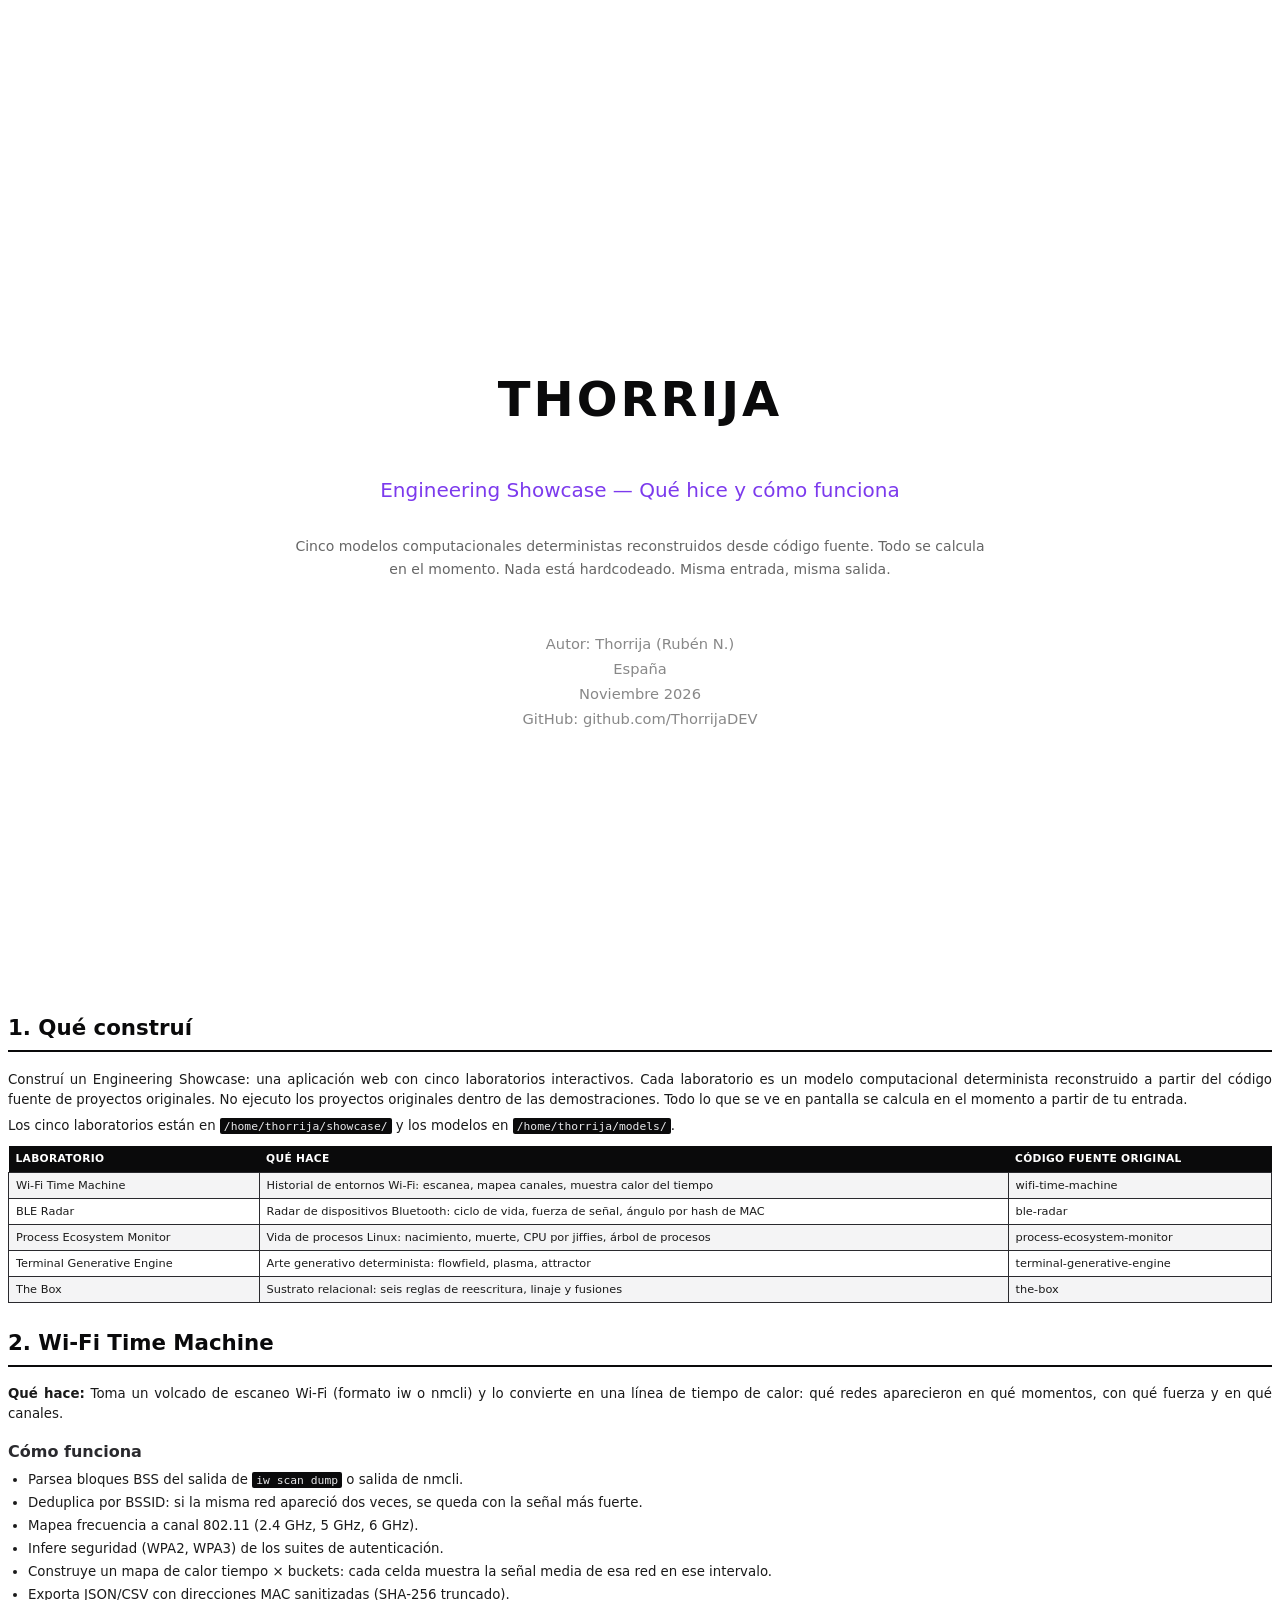
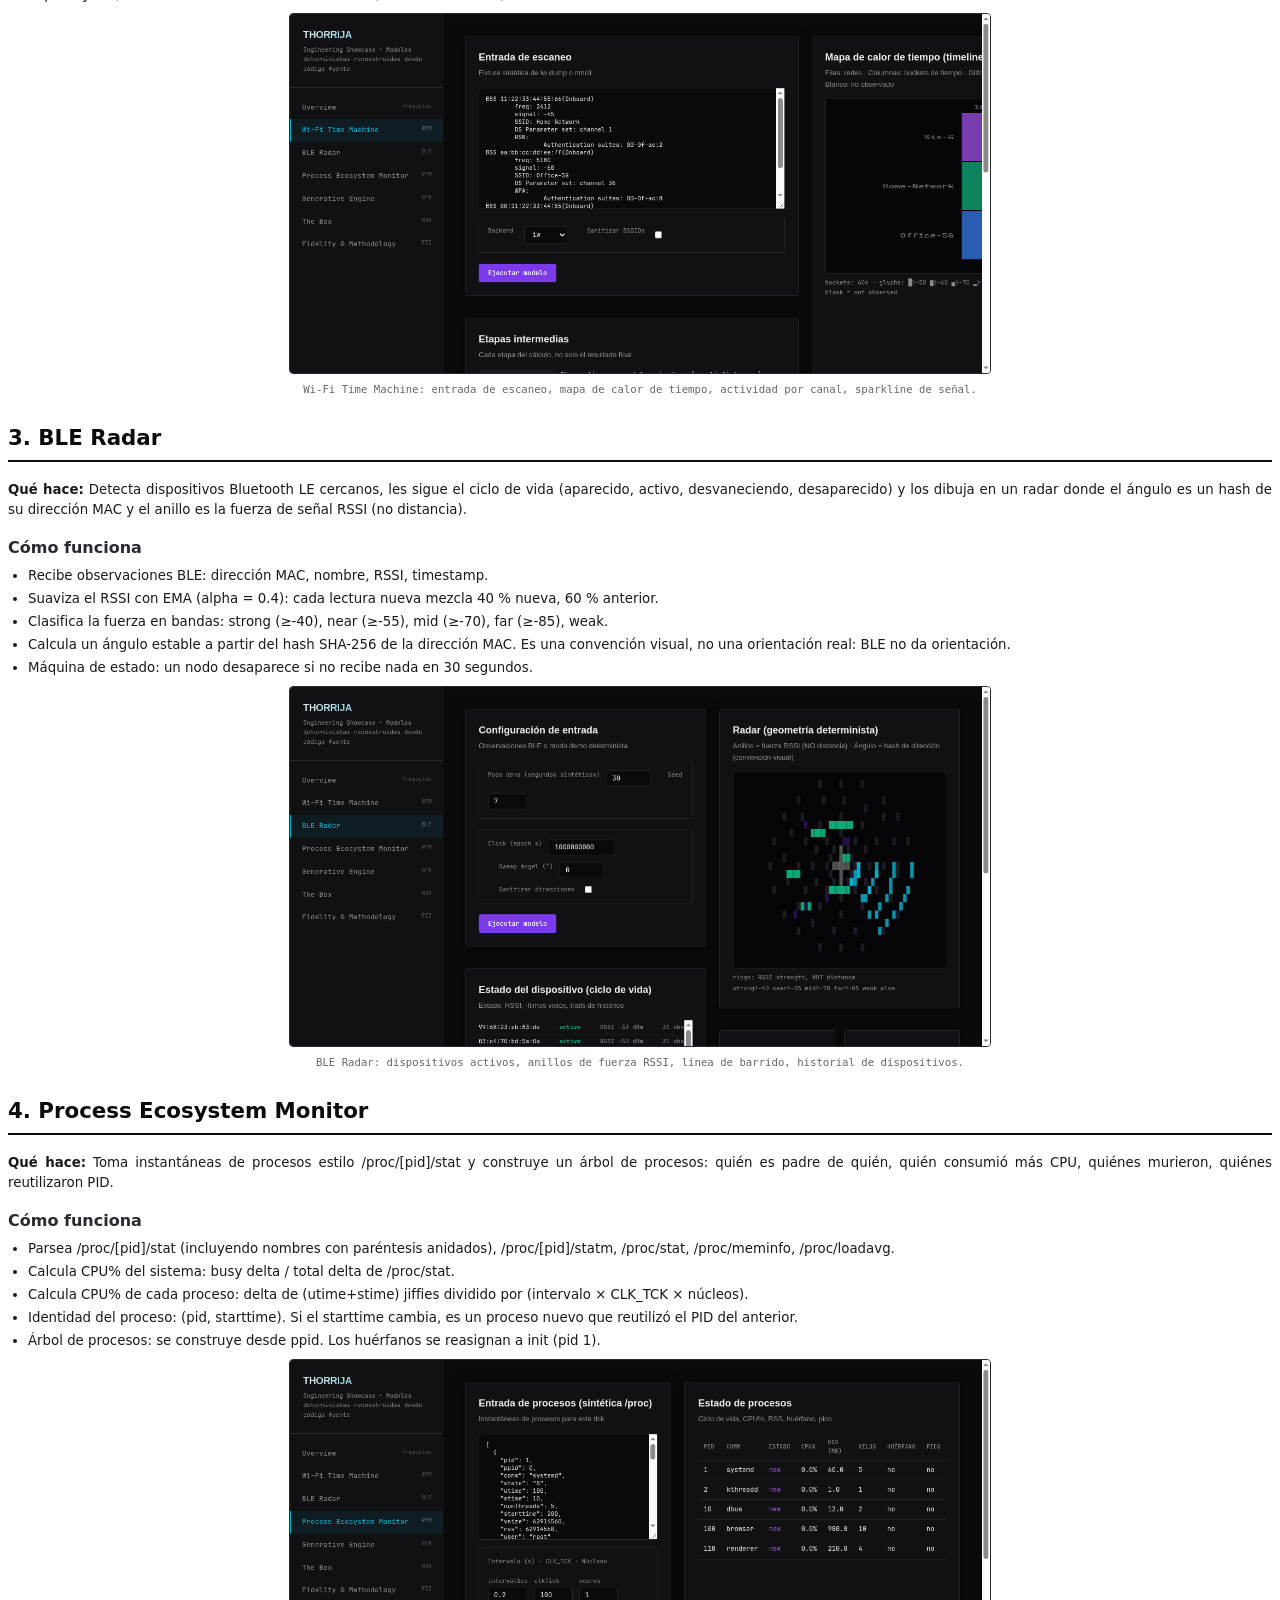
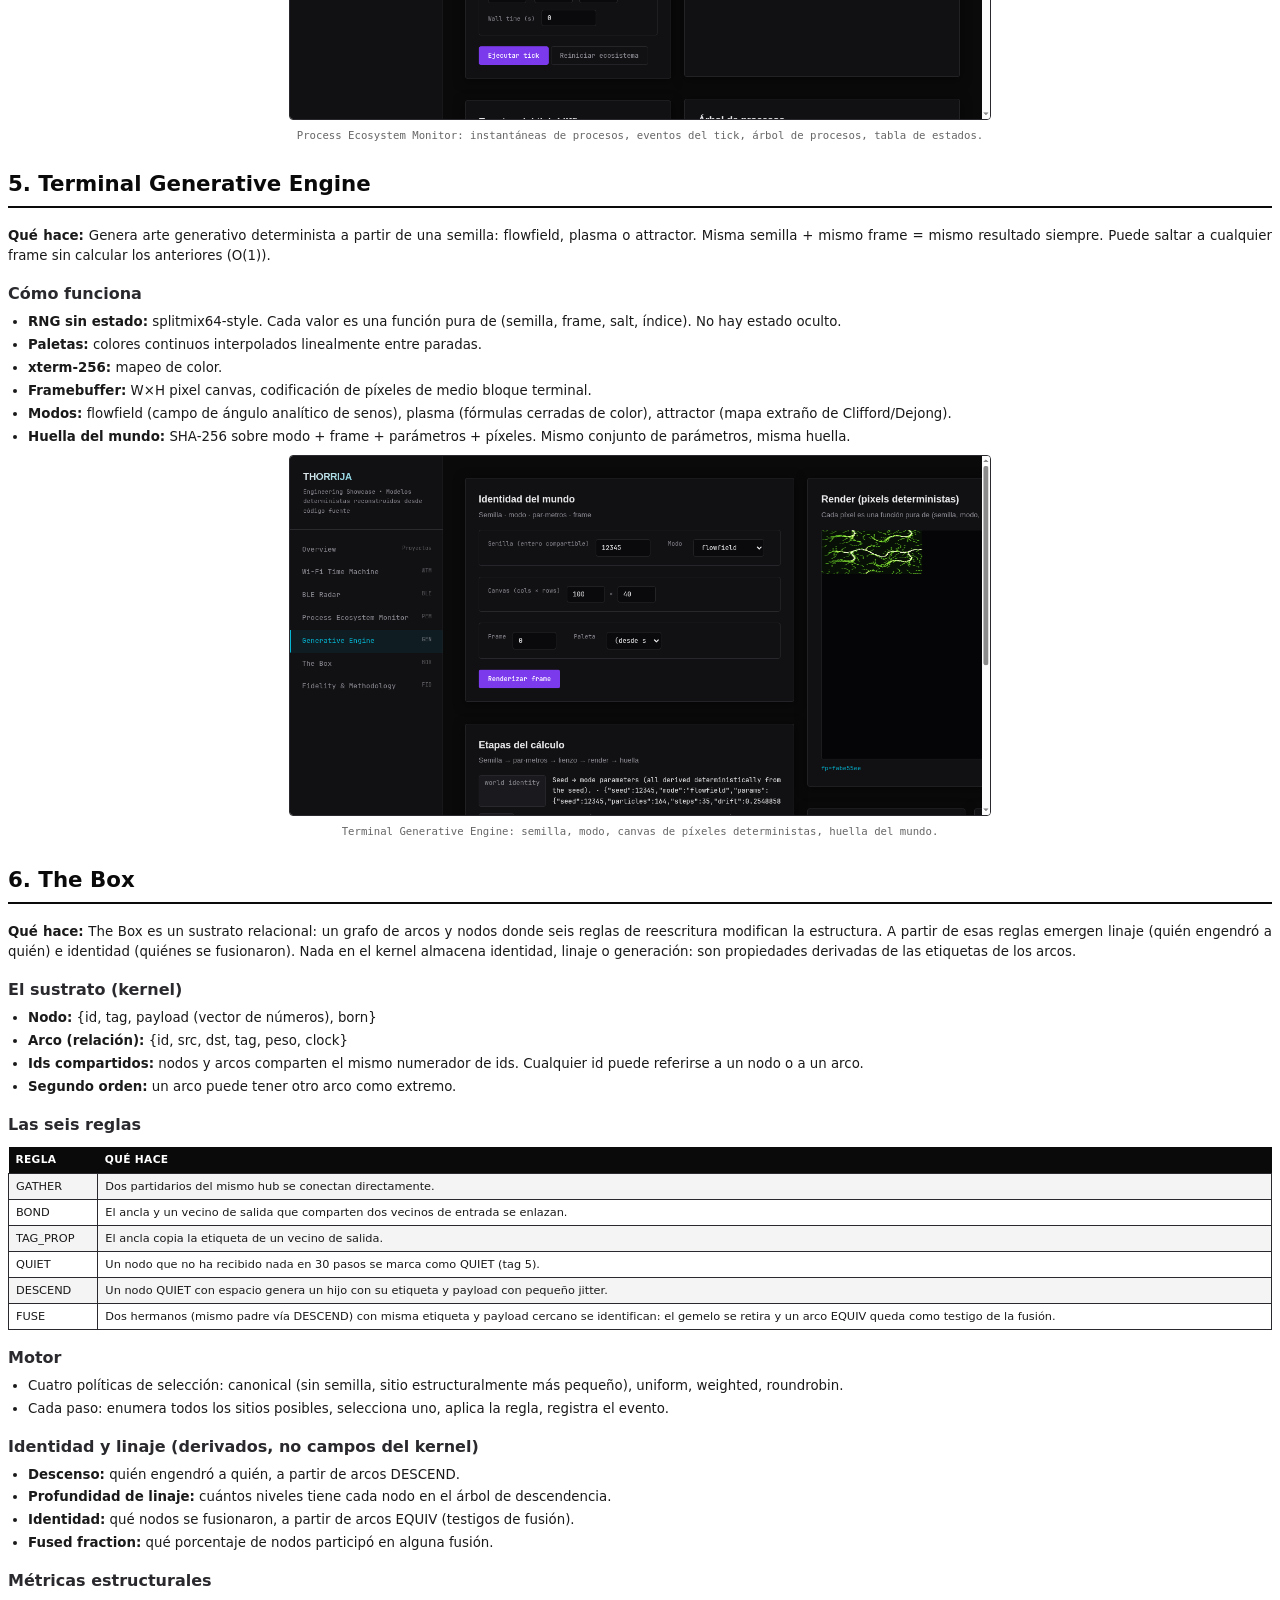
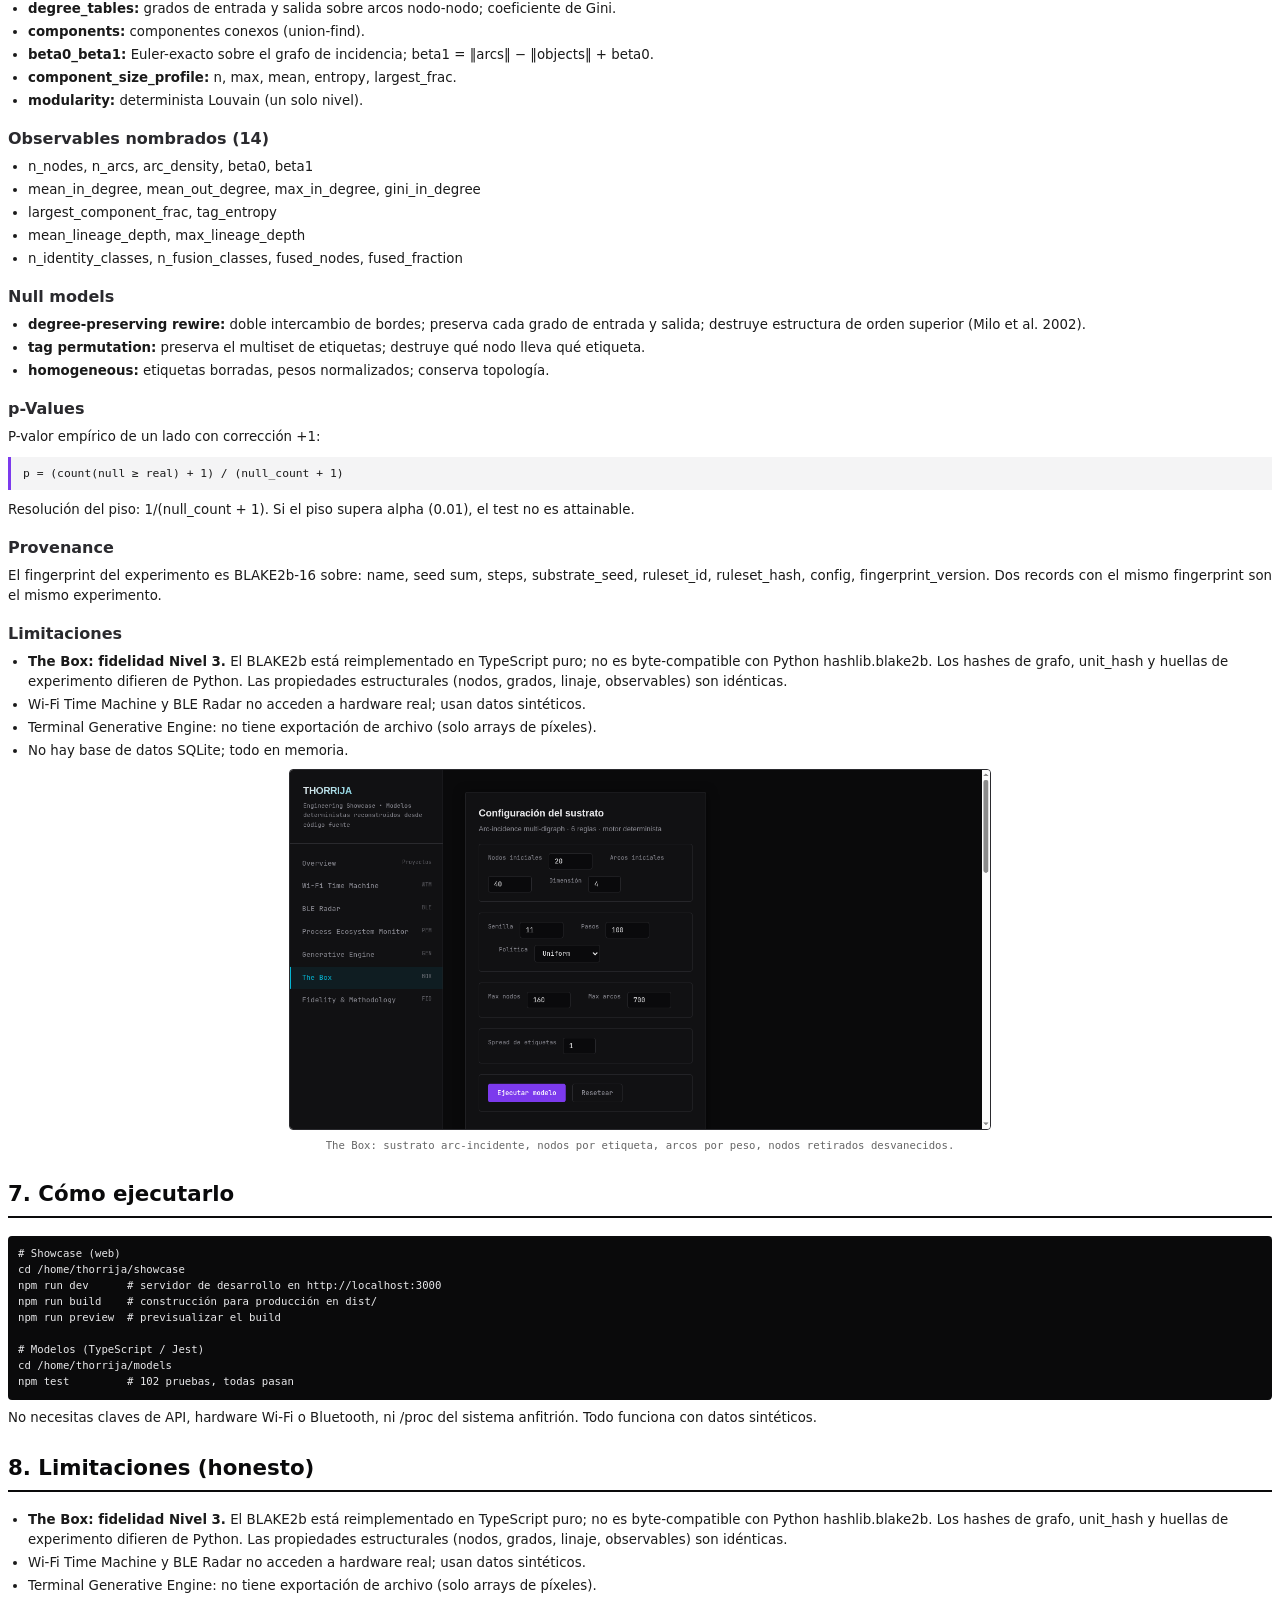
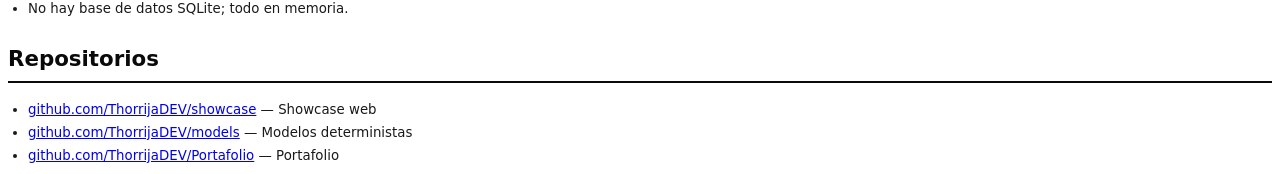
<file: report/Tecnico_Showcase.html>
<!DOCTYPE html>
<html lang="es">
<head>
<meta charset="utf-8">
<title>Thorrija — Engineering Showcase: Qué hice y cómo funciona</title>
<style>
@page {
  size: A4;
  margin: 2cm 2cm 2cm 2cm;
  @bottom-center {
    content: "Thorrija — Engineering Showcase — Technical Dossier — Page " counter(page) " of " counter(pages);
    font-family: 'DejaVu Sans', monospace;
    font-size: 8pt;
    color: #666;
  }
  @top-right {
    content: "Rev 1.0 — Nov 2026";
    font-family: 'DejaVu Sans', monospace;
    font-size: 7pt;
    color: #666;
  }
}
@page :first {
  margin-top: 0;
}
body {
  font-family: 'DejaVu Sans', sans-serif;
  font-size: 10pt;
  color: #1a1a1a;
  line-height: 1.5;
}
h1 { font-size: 26pt; color: #0a0a0b; border-bottom: 3px solid #0a0a0b; padding-bottom: 10px; margin-top: 20px; }
h2 { font-size: 16pt; color: #0a0a0b; border-bottom: 2px solid #0a0a0b; padding-bottom: 6px; margin-top: 24px; }
h3 { font-size: 12pt; color: #2a2a2e; margin-top: 16px; margin-bottom: 6px; }
p { margin: 6px 0; text-align: justify; }
code { font-family: 'DejaVu Sans Mono', monospace; font-size: 8.5pt; background: #0a0a0b; color: #e8e8ea; padding: 1px 4px; border-radius: 2px; }
pre { font-family: 'DejaVu Sans Mono', monospace; font-size: 8pt; background: #0a0a0b; color: #e8e8ea; padding: 10px; border-radius: 4px; margin: 8px 0; overflow-x: auto; }
table { border-collapse: collapse; width: 100%; margin: 10px 0; font-size: 8.5pt; }
th { background: #0a0a0b; color: #fff; padding: 5px 7px; text-align: left; font-size: 8pt; text-transform: uppercase; letter-spacing: 0.03em; }
td { border: 1px solid #2a2a2e; padding: 4px 7px; font-size: 8.5pt; }
tr:nth-child(even) td { background: #f4f4f5; }
.cover { text-align: center; padding-top: 80px; height: 100vh; display: flex; flex-direction: column; justify-content: center; }
.cover h1 { font-size: 36pt; letter-spacing: 3px; color: #0a0a0b; margin-bottom: 20px; border: none; }
.cover .subtitle { font-size: 15pt; color: #7c3aed; margin-top: 10px; }
.cover .description { font-size: 10.5pt; color: #666; margin-top: 30px; max-width: 700px; margin-left: auto; margin-right: auto; line-height: 1.6; }
.cover .author { font-size: 11pt; color: #888; margin-top: 50px; }
.cover .author div { margin: 3px 0; }
.section-break { page-break-after: always; }
.card { border: 1px solid #2a2a2e; padding: 12px; margin: 10px 0; border-radius: 4px; background: #fafafa; }
.fidelity-badge { font-family: 'DejaVu Sans Mono', monospace; font-size: 8pt; padding: 2px 6px; border-radius: 3px; font-weight: bold; }
.level-4 { color: #10b981; background: #f0fdf4; border: 1px solid #10b981; }
.level-3 { color: #f59e0b; background: #fffbeb; border: 1px solid #f59e0b; }
.warning { background: #fffbeb; border: 1px solid #f59e0b; padding: 8px; margin: 10px 0; border-radius: 4px; }
.equation { background: #f4f4f5; border-left: 3px solid #7c3aed; padding: 8px 12px; margin: 10px 0; font-family: 'DejaVu Sans Mono', monospace; font-size: 8.5pt; }
.screenshot { width: 100%; max-width: 700px; margin: 8px auto; display: block; border: 1px solid #2a2a2e; border-radius: 4px; }
.screenshot-caption { font-size: 8pt; color: #666; text-align: center; margin-top: 4px; font-family: 'DejaVu Sans Mono', monospace; }
.toc { font-family: 'DejaVu Sans Mono', monospace; font-size: 9pt; }
.toc a { color: #0a0a0b; text-decoration: none; }
.toc a:hover { text-decoration: underline; }
.toc-item { margin: 4px 0; }
.toc-sub { margin-left: 20px; font-size: 8pt; color: #666; }
ul { margin: 6px 0; padding-left: 20px; }
li { margin: 3px 0; }
.note { font-size: 8pt; color: #666; font-style: italic; }
.page-break { page-break-before: always; }
</style>
</head>
<body>

<div class="cover">
  <h1>THORRIJA</h1>
  <div class="subtitle">Engineering Showcase — Qué hice y cómo funciona</div>
  <div class="description">
    Cinco modelos computacionales deterministas reconstruidos desde código fuente.
    Todo se calcula en el momento. Nada está hardcodeado. Misma entrada, misma salida.
  </div>
  <div class="author">
    <div>Autor: Thorrija (Rubén N.)</div>
    <div>España</div>
    <div>Noviembre 2026</div>
    <div>GitHub: github.com/ThorrijaDEV</div>
  </div>
</div>

<div class="section-break"></div>

<h2>1. Qué construí</h2>
<p>Construí un Engineering Showcase: una aplicación web con cinco laboratorios interactivos. Cada laboratorio es un modelo computacional determinista reconstruido a partir del código fuente de proyectos originales. No ejecuto los proyectos originales dentro de las demostraciones. Todo lo que se ve en pantalla se calcula en el momento a partir de tu entrada.</p>

<p>Los cinco laboratorios están en <code>/home/thorrija/showcase/</code> y los modelos en <code>/home/thorrija/models/</code>.</p>

<table>
<tr><th>Laboratorio</th><th>Qué hace</th><th>Código fuente original</th></tr>
<tr><td>Wi-Fi Time Machine</td><td>Historial de entornos Wi-Fi: escanea, mapea canales, muestra calor del tiempo</td><td>wifi-time-machine</td></tr>
<tr><td>BLE Radar</td><td>Radar de dispositivos Bluetooth: ciclo de vida, fuerza de señal, ángulo por hash de MAC</td><td>ble-radar</td></tr>
<tr><td>Process Ecosystem Monitor</td><td>Vida de procesos Linux: nacimiento, muerte, CPU por jiffies, árbol de procesos</td><td>process-ecosystem-monitor</td></tr>
<tr><td>Terminal Generative Engine</td><td>Arte generativo determinista: flowfield, plasma, attractor</td><td>terminal-generative-engine</td></tr>
<tr><td>The Box</td><td>Sustrato relacional: seis reglas de reescritura, linaje y fusiones</td><td>the-box</td></tr>
</table>

<div class="section-break"></div>

<h2>2. Wi-Fi Time Machine</h2>
<p><strong>Qué hace:</strong> Toma un volcado de escaneo Wi-Fi (formato iw o nmcli) y lo convierte en una línea de tiempo de calor: qué redes aparecieron en qué momentos, con qué fuerza y en qué canales.</p>

<h3>Cómo funciona</h3>
<ul>
<li>Parsea bloques BSS del salida de <code>iw scan dump</code> o salida de nmcli.</li>
<li>Deduplica por BSSID: si la misma red apareció dos veces, se queda con la señal más fuerte.</li>
<li>Mapea frecuencia a canal 802.11 (2.4 GHz, 5 GHz, 6 GHz).</li>
<li>Infere seguridad (WPA2, WPA3) de los suites de autenticación.</li>
<li>Construye un mapa de calor tiempo × buckets: cada celda muestra la señal media de esa red en ese intervalo.</li>
<li>Exporta JSON/CSV con direcciones MAC sanitizadas (SHA-256 truncado).</li>
</ul>

<img class="screenshot" src="wtm.png" alt="Wi-Fi Time Machine">
<div class="screenshot-caption">Wi-Fi Time Machine: entrada de escaneo, mapa de calor de tiempo, actividad por canal, sparkline de señal.</div>

<div class="section-break"></div>

<h2>3. BLE Radar</h2>
<p><strong>Qué hace:</strong> Detecta dispositivos Bluetooth LE cercanos, les sigue el ciclo de vida (aparecido, activo, desvaneciendo, desaparecido) y los dibuja en un radar donde el ángulo es un hash de su dirección MAC y el anillo es la fuerza de señal RSSI (no distancia).</p>

<h3>Cómo funciona</h3>
<ul>
<li>Recibe observaciones BLE: dirección MAC, nombre, RSSI, timestamp.</li>
<li>Suaviza el RSSI con EMA (alpha = 0.4): cada lectura nueva mezcla 40 % nueva, 60 % anterior.</li>
<li>Clasifica la fuerza en bandas: strong (≥-40), near (≥-55), mid (≥-70), far (≥-85), weak.</li>
<li>Calcula un ángulo estable a partir del hash SHA-256 de la dirección MAC. Es una convención visual, no una orientación real: BLE no da orientación.</li>
<li>Máquina de estado: un nodo desaparece si no recibe nada en 30 segundos.</li>
</ul>

<img class="screenshot" src="ble.png" alt="BLE Radar">
<div class="screenshot-caption">BLE Radar: dispositivos activos, anillos de fuerza RSSI, línea de barrido, historial de dispositivos.</div>

<div class="section-break"></div>

<h2>4. Process Ecosystem Monitor</h2>
<p><strong>Qué hace:</strong> Toma instantáneas de procesos estilo /proc/[pid]/stat y construye un árbol de procesos: quién es padre de quién, quién consumió más CPU, quiénes murieron, quiénes reutilizaron PID.</p>

<h3>Cómo funciona</h3>
<ul>
<li>Parsea /proc/[pid]/stat (incluyendo nombres con paréntesis anidados), /proc/[pid]/statm, /proc/stat, /proc/meminfo, /proc/loadavg.</li>
<li>Calcula CPU% del sistema: busy delta / total delta de /proc/stat.</li>
<li>Calcula CPU% de cada proceso: delta de (utime+stime) jiffies dividido por (intervalo × CLK_TCK × núcleos).</li>
<li>Identidad del proceso: (pid, starttime). Si el starttime cambia, es un proceso nuevo que reutilizó el PID del anterior.</li>
<li>Árbol de procesos: se construye desde ppid. Los huérfanos se reasignan a init (pid 1).</li>
</ul>

<img class="screenshot" src="pem.png" alt="Process Ecosystem Monitor">
<div class="screenshot-caption">Process Ecosystem Monitor: instantáneas de procesos, eventos del tick, árbol de procesos, tabla de estados.</div>

<div class="section-break"></div>

<h2>5. Terminal Generative Engine</h2>
<p><strong>Qué hace:</strong> Genera arte generativo determinista a partir de una semilla: flowfield, plasma o attractor. Misma semilla + mismo frame = mismo resultado siempre. Puede saltar a cualquier frame sin calcular los anteriores (O(1)).</p>

<h3>Cómo funciona</h3>
<ul>
<li><strong>RNG sin estado:</strong> splitmix64-style. Cada valor es una función pura de (semilla, frame, salt, índice). No hay estado oculto.</li>
<li><strong>Paletas:</strong> colores continuos interpolados linealmente entre paradas.</li>
<li><strong>xterm-256:</strong> mapeo de color.</li>
<li><strong>Framebuffer:</strong> W×H pixel canvas, codificación de píxeles de medio bloque terminal.</li>
<li><strong>Modos:</strong> flowfield (campo de ángulo analítico de senos), plasma (fórmulas cerradas de color), attractor (mapa extraño de Clifford/Dejong).</li>
<li><strong>Huella del mundo:</strong> SHA-256 sobre modo + frame + parámetros + píxeles. Mismo conjunto de parámetros, misma huella.</li>
</ul>

<img class="screenshot" src="gen.png" alt="Terminal Generative Engine">
<div class="screenshot-caption">Terminal Generative Engine: semilla, modo, canvas de píxeles deterministas, huella del mundo.</div>

<div class="section-break"></div>

<h2>6. The Box</h2>
<p><strong>Qué hace:</strong> The Box es un sustrato relacional: un grafo de arcos y nodos donde seis reglas de reescritura modifican la estructura. A partir de esas reglas emergen linaje (quién engendró a quién) e identidad (quiénes se fusionaron). Nada en el kernel almacena identidad, linaje o generación: son propiedades derivadas de las etiquetas de los arcos.</p>

<h3>El sustrato (kernel)</h3>
<ul>
<li><strong>Nodo:</strong> {id, tag, payload (vector de números), born}</li>
<li><strong>Arco (relación):</strong> {id, src, dst, tag, peso, clock}</li>
<li><strong>Ids compartidos:</strong> nodos y arcos comparten el mismo numerador de ids. Cualquier id puede referirse a un nodo o a un arco.</li>
<li><strong>Segundo orden:</strong> un arco puede tener otro arco como extremo.</li>
</ul>

<h3>Las seis reglas</h3>
<table>
<tr><th>Regla</th><th>Qué hace</th></tr>
<tr><td>GATHER</td><td>Dos partidarios del mismo hub se conectan directamente.</td></tr>
<tr><td>BOND</td><td>El ancla y un vecino de salida que comparten dos vecinos de entrada se enlazan.</td></tr>
<tr><td>TAG_PROP</td><td>El ancla copia la etiqueta de un vecino de salida.</td></tr>
<tr><td>QUIET</td><td>Un nodo que no ha recibido nada en 30 pasos se marca como QUIET (tag 5).</td></tr>
<tr><td>DESCEND</td><td>Un nodo QUIET con espacio genera un hijo con su etiqueta y payload con pequeño jitter.</td></tr>
<tr><td>FUSE</td><td>Dos hermanos (mismo padre vía DESCEND) con misma etiqueta y payload cercano se identifican: el gemelo se retira y un arco EQUIV queda como testigo de la fusión.</td></tr>
</table>

<h3>Motor</h3>
<ul>
<li>Cuatro políticas de selección: canonical (sin semilla, sitio estructuralmente más pequeño), uniform, weighted, roundrobin.</li>
<li>Cada paso: enumera todos los sitios posibles, selecciona uno, aplica la regla, registra el evento.</li>
</ul>

<h3>Identidad y linaje (derivados, no campos del kernel)</h3>
<ul>
<li><strong>Descenso:</strong> quién engendró a quién, a partir de arcos DESCEND.</li>
<li><strong>Profundidad de linaje:</strong> cuántos niveles tiene cada nodo en el árbol de descendencia.</li>
<li><strong>Identidad:</strong> qué nodos se fusionaron, a partir de arcos EQUIV (testigos de fusión).</li>
<li><strong>Fused fraction:</strong> qué porcentaje de nodos participó en alguna fusión.</li>
</ul>

<h3>Métricas estructurales</h3>
<ul>
<li><strong>degree_tables:</strong> grados de entrada y salida sobre arcos nodo-nodo; coeficiente de Gini.</li>
<li><strong>components:</strong> componentes conexos (union-find).</li>
<li><strong>beta0_beta1:</strong> Euler-exacto sobre el grafo de incidencia; beta1 = ‖arcs‖ − ‖objects‖ + beta0.</li>
<li><strong>component_size_profile:</strong> n, max, mean, entropy, largest_frac.</li>
<li><strong>modularity:</strong> determinista Louvain (un solo nivel).</li>
</ul>

<h3>Observables nombrados (14)</h3>
<ul>
<li>n_nodes, n_arcs, arc_density, beta0, beta1</li>
<li>mean_in_degree, mean_out_degree, max_in_degree, gini_in_degree</li>
<li>largest_component_frac, tag_entropy</li>
<li>mean_lineage_depth, max_lineage_depth</li>
<li>n_identity_classes, n_fusion_classes, fused_nodes, fused_fraction</li>
</ul>

<h3>Null models</h3>
<ul>
<li><strong>degree-preserving rewire:</strong> doble intercambio de bordes; preserva cada grado de entrada y salida; destruye estructura de orden superior (Milo et al. 2002).</li>
<li><strong>tag permutation:</strong> preserva el multiset de etiquetas; destruye qué nodo lleva qué etiqueta.</li>
<li><strong>homogeneous:</strong> etiquetas borradas, pesos normalizados; conserva topología.</li>
</ul>

<h3>p-Values</h3>
<p>P-valor empírico de un lado con corrección +1:
<p class="equation">p = (count(null ≥ real) + 1) / (null_count + 1)</p>
Resolución del piso: 1/(null_count + 1). Si el piso supera alpha (0.01), el test no es attainable.</p>

<h3>Provenance</h3>
<p>El fingerprint del experimento es BLAKE2b-16 sobre: name, seed sum, steps, substrate_seed, ruleset_id, ruleset_hash, config, fingerprint_version. Dos records con el mismo fingerprint son el mismo experimento.</p>

<h3>Limitaciones</h3>
<ul>
<li><strong>The Box: fidelidad Nivel 3.</strong> El BLAKE2b está reimplementado en TypeScript puro; no es byte-compatible con Python hashlib.blake2b. Los hashes de grafo, unit_hash y huellas de experimento difieren de Python. Las propiedades estructurales (nodos, grados, linaje, observables) son idénticas.</li>
<li>Wi-Fi Time Machine y BLE Radar no acceden a hardware real; usan datos sintéticos.</li>
<li>Terminal Generative Engine: no tiene exportación de archivo (solo arrays de píxeles).</li>
<li>No hay base de datos SQLite; todo en memoria.</li>
</ul>

<img class="screenshot" src="the-box.png" alt="The Box laboratory">
<div class="screenshot-caption">The Box: sustrato arc-incidente, nodos por etiqueta, arcos por peso, nodos retirados desvanecidos.</div>

<div class="section-break"></div>

<h2>7. Cómo ejecutarlo</h2>
<pre>
# Showcase (web)
cd /home/thorrija/showcase
npm run dev      # servidor de desarrollo en http://localhost:3000
npm run build    # construcción para producción en dist/
npm run preview  # previsualizar el build

# Modelos (TypeScript / Jest)
cd /home/thorrija/models
npm test         # 102 pruebas, todas pasan
</pre>

<p>No necesitas claves de API, hardware Wi-Fi o Bluetooth, ni /proc del sistema anfitrión. Todo funciona con datos sintéticos.</p>

<div class="section-break"></div>

<h2>8. Limitaciones (honesto)</h2>
<ul>
<li><strong>The Box: fidelidad Nivel 3.</strong> El BLAKE2b está reimplementado en TypeScript puro; no es byte-compatible con Python hashlib.blake2b. Los hashes de grafo, unit_hash y huellas de experimento difieren de Python. Las propiedades estructurales (nodos, grados, linaje, observables) son idénticas.</li>
<li>Wi-Fi Time Machine y BLE Radar no acceden a hardware real; usan datos sintéticos.</li>
<li>Terminal Generative Engine: no tiene exportación de archivo (solo arrays de píxeles).</li>
<li>No hay base de datos SQLite; todo en memoria.</li>
</ul>

<div class="section-break"></div>

<h2>Repositorios</h2>
<ul>
<li><a href="https://github.com/ThorrijaDEV/showcase">github.com/ThorrijaDEV/showcase</a> — Showcase web</li>
<li><a href="https://github.com/ThorrijaDEV/models">github.com/ThorrijaDEV/models</a> — Modelos deterministas</li>
<li><a href="https://github.com/ThorrijaDEV/Portafolio">github.com/ThorrijaDEV/Portafolio</a> — Portafolio</li>
</ul>

</body>
</html>
</file>
<file: styles.css>
/* ==========================================================================
   THORRIJA — sistema de diseño
   Minimalismo de lujo: negro profundo, blanco cálido, gris grafito
   y un acento metálico discreto. Sin dependencias externas.
   ========================================================================== */

/* --------------------------------------------------------------------------
   1. Tokens
   -------------------------------------------------------------------------- */

:root {
    color-scheme: dark;

    --font-display: 'Instrument Serif', 'Iowan Old Style', 'Times New Roman', serif;
    --font-sans: 'Inter', -apple-system, BlinkMacSystemFont, 'Segoe UI', Roboto, sans-serif;
    --font-mono: 'JetBrains Mono', ui-monospace, 'SFMono-Regular', Menlo, monospace;

    --container: 1240px;
    --gutter: clamp(1.25rem, 5vw, 3rem);
    --header-h: 64px;

    --step--1: clamp(0.6875rem, 0.66rem + 0.12vw, 0.75rem);
    --step-0: clamp(0.9375rem, 0.91rem + 0.14vw, 1.0625rem);
    --step-1: clamp(1.0625rem, 1rem + 0.3vw, 1.1875rem);
    --step-2: clamp(1.25rem, 1.14rem + 0.5vw, 1.5625rem);
    --title: clamp(2rem, 1.3rem + 3.2vw, 3.5rem);
    --hero-title: clamp(3.5rem, 1rem + 15.5vw, 12rem);
    --statement: clamp(1.375rem, 1rem + 1.9vw, 2.125rem);

    --ease: cubic-bezier(0.16, 1, 0.3, 1);
    --ease-soft: cubic-bezier(0.32, 0.72, 0, 1);
    --dur: 0.55s;
    --dur-slow: 0.9s;

    --radius: 6px;
    --radius-sm: 3px;

    --grain-opacity: 0.05;
}

[data-theme='dark'] {
    color-scheme: dark;

    --bg: #08090a;
    --bg-alt: #0b0d0f;
    --surface: #0e1012;
    --surface-2: #131619;
    --surface-3: #191d21;

    --line-soft: rgba(244, 242, 237, 0.055);
    --line: rgba(244, 242, 237, 0.1);
    --line-strong: rgba(244, 242, 237, 0.2);

    /* Escala de texto. Los tres niveles superan 4.5:1 sobre --bg
       (WCAG AA) medido sobre el fondo compuesto, no solo en el token:
       18.4:1 / 8.3:1 / 5.7:1. */
    --text: #f4f2ed;
    --text-2: rgba(244, 242, 237, 0.66);
    --text-3: rgba(244, 242, 237, 0.55);

    --accent: #c9b58c;
    --accent-soft: rgba(201, 181, 140, 0.14);
    --accent-line: rgba(201, 181, 140, 0.42);
    --on-accent: #0b0d0f;

    --glass: rgba(8, 9, 10, 0.72);
    --shadow-1: 0 24px 48px -28px rgba(0, 0, 0, 0.9);
    --shadow-2: 0 40px 80px -32px rgba(0, 0, 0, 0.95);
    --doc-shadow: 0 30px 60px -34px rgba(0, 0, 0, 0.9);
}

[data-theme='light'] {
    color-scheme: light;

    --bg: #f6f4f0;
    --bg-alt: #eeeae3;
    --surface: #fffefb;
    --surface-2: #f2efe9;
    --surface-3: #e7e3db;

    --line-soft: rgba(18, 20, 22, 0.06);
    --line: rgba(18, 20, 22, 0.12);
    --line-strong: rgba(18, 20, 22, 0.24);

    /* Mismo criterio que en oscuro: 14.9:1 / 5.6:1 / 4.9:1 sobre --bg. */
    --text: #14161a;
    --text-2: rgba(20, 22, 26, 0.66);
    --text-3: rgba(20, 22, 26, 0.62);

    /* Oscurecido desde #8a6b31: el acento se apoya también sobre
       --bg-alt y --surface-3, y con el valor anterior bajaba a 3.9:1. */
    --accent: #785a24;
    --accent-soft: rgba(120, 90, 36, 0.1);
    --accent-line: rgba(120, 90, 36, 0.4);
    --on-accent: #fffefb;

    --glass: rgba(246, 244, 240, 0.76);
    --shadow-1: 0 24px 48px -30px rgba(28, 24, 16, 0.28);
    --shadow-2: 0 40px 80px -34px rgba(28, 24, 16, 0.34);
    --doc-shadow: 0 26px 50px -32px rgba(28, 24, 16, 0.35);

    --grain-opacity: 0.035;
}

/* --------------------------------------------------------------------------
   2. Base
   -------------------------------------------------------------------------- */

*,
*::before,
*::after {
    box-sizing: border-box;
}

* {
    margin: 0;
    padding: 0;
}

html {
    -webkit-text-size-adjust: 100%;
    scroll-behavior: smooth;
}

body {
    background: var(--bg);
    color: var(--text);
    font-family: var(--font-sans);
    font-size: var(--step-0);
    line-height: 1.65;
    font-weight: 400;
    overflow-x: hidden;
    text-rendering: optimizeLegibility;
    -webkit-font-smoothing: antialiased;
    -moz-osx-font-smoothing: grayscale;
    transition: background-color 0.5s var(--ease-soft), color 0.5s var(--ease-soft);
}

img,
picture,
svg {
    display: block;
    max-width: 100%;
}

a {
    color: inherit;
}

button {
    font: inherit;
    color: inherit;
}

::selection {
    background: var(--accent);
    color: var(--on-accent);
}

:focus-visible {
    outline: 1px solid var(--accent);
    outline-offset: 4px;
}

section {
    scroll-margin-top: calc(var(--header-h) + 24px);
}

.hidden {
    display: none !important;
}

.sr-only {
    position: absolute;
    width: 1px;
    height: 1px;
    padding: 0;
    margin: -1px;
    overflow: hidden;
    clip: rect(0, 0, 0, 0);
    white-space: nowrap;
    border: 0;
}

.container {
    width: 100%;
    max-width: var(--container);
    margin: 0 auto;
    padding-inline: var(--gutter);
}

.mono-label {
    font-family: var(--font-mono);
    font-size: var(--step--1);
    letter-spacing: 0.14em;
    text-transform: uppercase;
    color: var(--text-3);
}

.skip-link {
    position: fixed;
    top: -72px;
    left: var(--gutter);
    z-index: 200;
    min-height: 44px;
    display: inline-flex;
    align-items: center;
    padding: 0.6rem 1rem;
    background: var(--accent);
    color: var(--on-accent);
    font-family: var(--font-mono);
    font-size: var(--step--1);
    letter-spacing: 0.08em;
    text-decoration: none;
    transition: top 0.3s var(--ease);
}

.skip-link:focus {
    top: 0.75rem;
}

/* --------------------------------------------------------------------------
   3. Header
   -------------------------------------------------------------------------- */

#header {
    position: fixed;
    inset: 0 0 auto 0;
    z-index: 100;
    background: transparent;
    animation: fade-down 1s var(--ease) backwards;
    transition: background-color 0.5s var(--ease-soft), backdrop-filter 0.5s var(--ease-soft), box-shadow 0.5s var(--ease-soft);
}

#header.scrolled {
    background: var(--glass);
    -webkit-backdrop-filter: saturate(140%) blur(18px);
    backdrop-filter: saturate(140%) blur(18px);
    box-shadow: inset 0 -1px 0 var(--line-soft);
}

.header-inner {
    max-width: var(--container);
    margin: 0 auto;
    padding-inline: var(--gutter);
    min-height: var(--header-h);
    display: flex;
    align-items: center;
    justify-content: space-between;
    gap: 2rem;
}

.wordmark {
    display: inline-flex;
    align-items: center;
    gap: 0.6rem;
    font-family: var(--font-sans);
    font-size: 0.8125rem;
    font-weight: 500;
    letter-spacing: 0.26em;
    text-transform: uppercase;
    color: var(--text);
    text-decoration: none;
    white-space: nowrap;
}

.wordmark-dot {
    width: 5px;
    height: 5px;
    border-radius: 50%;
    background: var(--accent);
    flex: none;
    transition: transform 0.5s var(--ease), box-shadow 0.5s var(--ease);
}

.wordmark:hover .wordmark-dot {
    transform: scale(1.6);
    box-shadow: 0 0 0 4px var(--accent-soft);
}

.desktop-nav {
    display: none;
    gap: clamp(1.25rem, 2.4vw, 2.5rem);
}

.desktop-nav a {
    position: relative;
    padding-block: 0.35rem;
    font-family: var(--font-mono);
    font-size: var(--step--1);
    letter-spacing: 0.1em;
    color: var(--text-3);
    text-decoration: none;
    transition: color 0.4s var(--ease-soft);
}

.desktop-nav a::after {
    content: '';
    position: absolute;
    left: 0;
    bottom: 0;
    width: 100%;
    height: 1px;
    background: var(--accent);
    transform: scaleX(0);
    transform-origin: right;
    transition: transform 0.5s var(--ease);
}

.desktop-nav a:hover,
.desktop-nav a.is-active {
    color: var(--text);
}

.desktop-nav a:hover::after,
.desktop-nav a.is-active::after {
    transform: scaleX(1);
    transform-origin: left;
}

.header-actions {
    display: flex;
    align-items: center;
    gap: 0.5rem;
}

.icon-btn {
    width: 34px;
    height: 34px;
    display: grid;
    place-items: center;
    border: 1px solid transparent;
    background: transparent;
    color: var(--text-3);
    cursor: pointer;
    border-radius: 50%;
    transition: color 0.35s var(--ease-soft), border-color 0.35s var(--ease-soft), transform 0.35s var(--ease);
}

.icon-btn:hover {
    color: var(--text);
    border-color: var(--line);
    transform: translateY(-1px);
}

.icon-btn svg {
    width: 17px;
    height: 17px;
}

[data-theme='dark'] .icon-sun {
    display: block;
}

[data-theme='dark'] .icon-moon {
    display: none;
}

:root:not([data-theme='dark']) .icon-sun {
    display: none;
}

:root:not([data-theme='dark']) .icon-moon {
    display: block;
}

.menu-btn {
    width: 34px;
    height: 34px;
    display: none;
    place-content: center;
    gap: 6px;
    border: 1px solid var(--line);
    background: transparent;
    cursor: pointer;
    border-radius: 50%;
}

.menu-btn span {
    display: block;
    width: 15px;
    height: 1px;
    background: var(--text);
    transition: transform 0.4s var(--ease);
}

.menu-btn[aria-expanded='true'] span:first-child {
    transform: translateY(3.5px) rotate(45deg);
}

.menu-btn[aria-expanded='true'] span:last-child {
    transform: translateY(-3.5px) rotate(-45deg);
}

/* Selector de idioma.
   El estado activo lo fija updateLangButtons() en i18n.js, que alterna
   .active y aria-pressed en el mismo paso: ambos se estilizan para que el
   indicador sobreviva a un cambio de idioma. */
.lang-switch {
    display: inline-flex;
    align-items: stretch;
    border: 1px solid var(--line-soft);
    border-radius: var(--radius-sm);
    overflow: hidden;
}

.lang-btn {
    display: inline-flex;
    align-items: center;
    justify-content: center;
    min-width: 36px;
    min-height: 32px;
    padding: 0 0.5rem;
    background: transparent;
    border: none;
    font-family: var(--font-mono);
    font-size: var(--step--1);
    letter-spacing: 0.12em;
    color: var(--text-3);
    cursor: pointer;
    transition: color 0.35s var(--ease), background-color 0.35s var(--ease);
}

/* Separador entre los dos botones. No se usa :first-child porque el grupo
   lleva delante un <span class="sr-only"> con la etiqueta accesible. */
.lang-btn + .lang-btn {
    border-left: 1px solid var(--line-soft);
}

.lang-btn:hover {
    color: var(--text);
    background: var(--surface-2);
}

.lang-btn.active,
.lang-btn[aria-pressed='true'] {
    color: var(--accent);
    background: var(--accent-soft);
}

/* El anillo global usa outline-offset positivo y quedaría recortado por el
   overflow del grupo: aquí se dibuja hacia dentro. */
.lang-btn:focus-visible {
    outline: 1px solid var(--accent);
    outline-offset: -3px;
}

/* Navegación móvil */

.mobile-nav {
    position: fixed;
    inset: var(--header-h) 0 0 0;
    z-index: 95;
    display: flex;
    flex-direction: column;
    justify-content: center;
    gap: 0;
    padding: 2rem var(--gutter) 4rem;
    background: var(--bg);
    opacity: 0;
    visibility: hidden;
    transform: translateY(-10px);
    transition: opacity 0.45s var(--ease), transform 0.45s var(--ease), visibility 0.45s;
}

.mobile-nav.open {
    opacity: 1;
    visibility: visible;
    transform: none;
}

.mobile-nav a {
    display: flex;
    align-items: baseline;
    gap: 1rem;
    padding: 1.05rem 0;
    border-bottom: 1px solid var(--line-soft);
    font-family: var(--font-display);
    font-size: clamp(1.85rem, 8vw, 2.5rem);
    letter-spacing: -0.01em;
    color: var(--text);
    text-decoration: none;
    opacity: 0;
    transform: translateY(12px);
    transition: opacity 0.5s var(--ease), transform 0.5s var(--ease), color 0.3s;
}

.mobile-nav.open a {
    opacity: 1;
    transform: none;
}

.mobile-nav a:hover {
    color: var(--accent);
}

.mobile-nav-num {
    font-family: var(--font-mono);
    font-size: var(--step--1);
    letter-spacing: 0.12em;
    color: var(--text-3);
}

.mobile-nav.open a:nth-child(1) { transition-delay: 0.06s; }
.mobile-nav.open a:nth-child(2) { transition-delay: 0.11s; }
.mobile-nav.open a:nth-child(3) { transition-delay: 0.16s; }
.mobile-nav.open a:nth-child(4) { transition-delay: 0.21s; }
.mobile-nav.open a:nth-child(5) { transition-delay: 0.26s; }

@media (min-width: 900px) {
    .desktop-nav {
        display: flex;
    }

    .menu-btn,
    .mobile-nav {
        display: none !important;
    }
}

@media (max-width: 899px) {
    .menu-btn {
        display: grid;
    }
}

/* --------------------------------------------------------------------------
   4. Hero
   -------------------------------------------------------------------------- */

.hero {
    position: relative;
    min-height: 100svh;
    display: flex;
    flex-direction: column;
    justify-content: flex-end;
    padding: calc(var(--header-h) + clamp(3rem, 9vh, 6rem)) 0 clamp(6.5rem, 12vh, 8rem);
    overflow: hidden;
}

.hero-canvas {
    position: absolute;
    inset: 0;
    pointer-events: none;
    overflow: hidden;
}

.hero-grid {
    position: absolute;
    inset: 0;
    background-image: linear-gradient(90deg, var(--line-soft) 1px, transparent 1px);
    background-size: 25% 100%;
    -webkit-mask-image: linear-gradient(180deg, transparent, #000 18%, #000 78%, transparent);
    mask-image: linear-gradient(180deg, transparent, #000 18%, #000 78%, transparent);
}

.hero-aperture {
    position: absolute;
    top: 46%;
    right: -14%;
    width: min(58vw, 660px);
    height: auto;
    color: var(--text);
    opacity: 0.14;
    transform: translateY(-50%);
    animation: aperture-in 2.2s var(--ease) 0.15s backwards;
}

.aperture-arc {
    color: var(--accent);
    transform-origin: 200px 200px;
    animation: arc-spin 46s linear infinite;
}

.hero-spotlight {
    position: absolute;
    top: 0;
    left: 0;
    width: 680px;
    height: 680px;
    margin: -340px 0 0 -340px;
    border-radius: 50%;
    background: radial-gradient(circle, var(--accent-soft) 0%, transparent 68%);
    opacity: 0;
    transform: translate3d(var(--mx, 50%), var(--my, 40%), 0);
    transition: opacity 0.8s var(--ease);
}

.js .hero-spotlight {
    opacity: 1;
}

.hero-grain {
    position: absolute;
    inset: -50%;
    opacity: var(--grain-opacity);
    background-image: url("data:image/svg+xml,%3Csvg xmlns='http://www.w3.org/2000/svg' width='160' height='160'%3E%3Cfilter id='n'%3E%3CfeTurbulence type='fractalNoise' baseFrequency='0.85' numOctaves='3' stitchTiles='stitch'/%3E%3C/filter%3E%3Crect width='160' height='160' filter='url(%23n)'/%3E%3C/svg%3E");
    pointer-events: none;
}

.hero-inner {
    position: relative;
    z-index: 2;
    transform: translateY(calc(var(--hero-shift, 0px) * -0.55));
    will-change: transform;
}

.hero-eyebrow {
    display: flex;
    align-items: center;
    gap: 0.75rem;
    flex-wrap: wrap;
    font-family: var(--font-mono);
    font-size: var(--step--1);
    letter-spacing: 0.18em;
    text-transform: uppercase;
    color: var(--text-3);
    animation: fade-up 1s var(--ease) 0.1s backwards;
}

.hero-eyebrow i {
    width: 18px;
    height: 1px;
    background: var(--accent);
    opacity: 0.7;
}

.hero-title {
    margin-top: clamp(1rem, 3vw, 1.75rem);
    font-family: var(--font-display);
    font-size: var(--hero-title);
    font-weight: 400;
    line-height: 0.94;
    letter-spacing: -0.02em;
    white-space: nowrap;
}

.hero-title .letters > span {
    display: inline-block;
    animation: letter-in 1.15s var(--ease) backwards;
    animation-delay: calc(0.16s + var(--i) * 0.055s);
}

.hero-rule {
    height: 1px;
    margin: clamp(1.75rem, 4vw, 2.75rem) 0 clamp(1.25rem, 3vw, 2rem);
    background: linear-gradient(90deg, var(--accent) 0%, var(--accent-line) 22%, var(--line) 60%, transparent 100%);
    transform-origin: left;
    animation: rule-in 1.4s var(--ease) 0.55s backwards;
}

.hero-statement {
    max-width: 26ch;
    font-family: var(--font-display);
    font-size: var(--statement);
    line-height: 1.24;
    letter-spacing: -0.01em;
    color: var(--text);
    animation: fade-up 1.1s var(--ease) 0.72s backwards;
}

.hero-lede {
    max-width: 52ch;
    margin-top: clamp(1.25rem, 2.4vw, 1.75rem);
    color: var(--text-2);
    animation: fade-up 1.1s var(--ease) 0.84s backwards;
}

.hero-links {
    display: flex;
    flex-wrap: wrap;
    align-items: center;
    gap: clamp(1.25rem, 3vw, 2.5rem);
    margin-top: clamp(2rem, 4vw, 2.75rem);
    animation: fade-up 1.1s var(--ease) 0.96s backwards;
}

.link-arrow {
    position: relative;
    display: inline-flex;
    align-items: center;
    gap: 0.55rem;
    padding-bottom: 0.3rem;
    font-family: var(--font-mono);
    font-size: var(--step--1);
    letter-spacing: 0.16em;
    text-transform: uppercase;
    color: var(--text);
    text-decoration: none;
}

.link-arrow::before {
    content: '';
    position: absolute;
    left: 0;
    bottom: 0;
    width: 100%;
    height: 1px;
    background: currentColor;
    opacity: 0.3;
    transform-origin: right;
    transition: transform 0.5s var(--ease), opacity 0.4s var(--ease), background-color 0.4s;
}

.link-arrow::after {
    content: '→';
    font-family: var(--font-mono);
    font-size: 0.9em;
    transition: transform 0.5s var(--ease);
}

.link-arrow:hover {
    color: var(--accent);
}

.link-arrow:hover::before {
    opacity: 1;
    background: var(--accent);
    transform: scaleX(1);
}

.link-arrow:hover::after {
    transform: translateX(5px);
}

.hero-foot {
    position: absolute;
    inset: auto 0 0 0;
    border-top: 1px solid var(--line-soft);
    animation: fade-in 1.2s var(--ease) 1.15s backwards;
}

.hero-foot-inner {
    display: flex;
    align-items: center;
    justify-content: space-between;
    gap: 1.5rem;
    padding-top: 0.9rem;
    padding-bottom: 1.15rem;
}

.hero-foot-inner p:nth-child(2) {
    display: none;
}

.scroll-cue {
    display: inline-flex;
    align-items: center;
    gap: 0.75rem;
    color: var(--text-3);
    text-decoration: none;
    transition: color 0.4s var(--ease);
}

.scroll-cue:hover {
    color: var(--text);
}

.scroll-cue-line {
    position: relative;
    width: 1px;
    height: 30px;
    background: var(--line);
    overflow: hidden;
}

.scroll-cue-line::after {
    content: '';
    position: absolute;
    left: 0;
    top: 0;
    width: 100%;
    height: 40%;
    background: var(--accent);
    animation: cue 2.6s var(--ease-soft) infinite;
}

@media (min-width: 700px) {
    .hero-foot-inner p:nth-child(2) {
        display: block;
    }
}

@media (max-width: 900px) {
    .hero-aperture {
        top: 26%;
        right: -30%;
        width: min(84vw, 520px);
        opacity: 0.1;
    }
}

@media (max-width: 520px) {
    .hero-aperture {
        opacity: 0.07;
    }
}

/* --------------------------------------------------------------------------
   5. Secciones
   -------------------------------------------------------------------------- */

.section {
    padding-block: clamp(5rem, 12vw, 9rem);
    border-top: 1px solid var(--line-soft);
}

.section-alt {
    background: var(--bg-alt);
    transition: background-color 0.5s var(--ease-soft);
}

.section-head {
    border-top: 1px solid var(--line-soft);
    padding-top: clamp(1.75rem, 3.5vw, 2.5rem);
}

.eyebrow {
    display: flex;
    align-items: center;
    gap: 0.75rem;
    font-family: var(--font-mono);
    font-size: var(--step--1);
    letter-spacing: 0.2em;
    text-transform: uppercase;
    color: var(--text-3);
}

.eyebrow-rule {
    width: 28px;
    height: 1px;
    background: var(--accent);
    flex: none;
}

.section-title {
    max-width: 20ch;
    margin-top: clamp(1.25rem, 2.5vw, 2rem);
    font-family: var(--font-display);
    font-size: var(--title);
    font-weight: 400;
    line-height: 1.1;
    letter-spacing: -0.015em;
}

.section-lede {
    max-width: 46ch;
    margin-top: clamp(1.25rem, 2.2vw, 1.75rem);
    color: var(--text-2);
}

/* --------------------------------------------------------------------------
   6. Perfil
   -------------------------------------------------------------------------- */

.about-grid {
    display: grid;
    gap: clamp(3rem, 7vw, 5rem);
    margin-top: clamp(3rem, 6vw, 4.5rem);
}

.about-prose p {
    max-width: 44ch;
    color: var(--text-2);
}

.about-prose p + p {
    margin-top: 1.25rem;
}

.about-prose .lead {
    color: var(--text);
    font-size: var(--step-1);
    line-height: 1.55;
}

.fact-list {
    align-self: start;
}

.fact-list div {
    display: flex;
    align-items: baseline;
    justify-content: space-between;
    gap: 1.5rem;
    padding: 1.05rem 0;
    border-bottom: 1px solid var(--line-soft);
}

.fact-list div:first-child {
    border-top: 1px solid var(--line-soft);
}

.fact-list dt {
    font-family: var(--font-mono);
    font-size: var(--step--1);
    letter-spacing: 0.1em;
    text-transform: uppercase;
    color: var(--text-3);
    white-space: nowrap;
}

.fact-list dd {
    font-size: 0.9375rem;
    text-align: right;
    color: var(--text);
}

.fact-list dd a {
    font-family: var(--font-mono);
    font-size: 0.8125rem;
    letter-spacing: 0.02em;
    text-decoration: none;
    border-bottom: 1px solid var(--accent-line);
    transition: color 0.35s var(--ease), border-color 0.35s var(--ease);
}

.fact-list dd a:hover {
    color: var(--accent);
    border-color: var(--accent);
}

@media (min-width: 900px) {
    .about-grid {
        grid-template-columns: minmax(0, 1.35fr) minmax(0, 1fr);
    }
}

/* --------------------------------------------------------------------------
   7. Manifiesto
   -------------------------------------------------------------------------- */

.manifesto blockquote p {
    max-width: 30ch;
    font-family: var(--font-display);
    font-size: clamp(1.5rem, 1rem + 2.4vw, 2.5rem);
    line-height: 1.28;
    letter-spacing: -0.01em;
}

.manifesto blockquote em {
    font-style: italic;
    color: var(--text-2);
}

.method-steps {
    display: flex;
    flex-wrap: wrap;
    gap: clamp(1.5rem, 4vw, 3.5rem);
    list-style: none;
    margin-top: clamp(2.5rem, 5vw, 4rem);
}

.method-steps li {
    display: flex;
    align-items: baseline;
    gap: 0.65rem;
    font-family: var(--font-mono);
    font-size: var(--step--1);
    letter-spacing: 0.14em;
    text-transform: uppercase;
    color: var(--text-2);
}

.method-steps span {
    color: var(--accent);
}

/* --------------------------------------------------------------------------
   8. Trabajo
   -------------------------------------------------------------------------- */

.project-grid {
    display: grid;
    gap: clamp(1.25rem, 2.4vw, 2rem);
    margin-top: clamp(3rem, 6vw, 4.5rem);
}

.project-card {
    position: relative;
    display: flex;
    flex-direction: column;
    background: var(--surface);
    border: 1px solid var(--line-soft);
    border-radius: var(--radius);
    overflow: hidden;
    transition: transform 0.6s var(--ease), border-color 0.5s var(--ease), box-shadow 0.6s var(--ease), background-color 0.5s var(--ease-soft);
}

.project-card::before {
    content: '';
    position: absolute;
    top: 0;
    left: 0;
    width: 100%;
    height: 1px;
    background: var(--accent);
    transform: scaleX(0);
    transform-origin: left;
    transition: transform 0.7s var(--ease);
    z-index: 2;
}

.project-card:hover {
    transform: translateY(-5px);
    border-color: var(--line);
    box-shadow: var(--shadow-2);
}

.project-card:hover::before {
    transform: scaleX(1);
}

.project-media {
    display: block;
    overflow: hidden;
    background: var(--surface-2);
    border-bottom: 1px solid var(--line-soft);
}

.project-media img {
    width: 100%;
    aspect-ratio: 16 / 10;
    object-fit: cover;
    object-position: top left;
    transition: transform 1s var(--ease), filter 0.6s var(--ease);
    filter: saturate(0.92);
}

.project-card:hover .project-media img {
    transform: scale(1.03);
    filter: saturate(1);
}

.project-body {
    display: flex;
    flex-direction: column;
    gap: 0.85rem;
    flex: 1;
    padding: clamp(1.25rem, 2.2vw, 1.75rem);
}

.project-head {
    display: flex;
    align-items: baseline;
    justify-content: space-between;
    gap: 1rem;
}

.project-head h3 {
    font-size: clamp(1.0625rem, 1rem + 0.35vw, 1.25rem);
    font-weight: 500;
    letter-spacing: -0.015em;
}

.project-head h3 a {
    text-decoration: none;
    background-image: linear-gradient(var(--accent), var(--accent));
    background-size: 0% 1px;
    background-position: 0 100%;
    background-repeat: no-repeat;
    transition: background-size 0.5s var(--ease), color 0.35s var(--ease);
}

.project-card:hover .project-head h3 a {
    background-size: 100% 1px;
}

.project-index {
    font-family: var(--font-mono);
    font-size: var(--step--1);
    letter-spacing: 0.12em;
    color: var(--text-3);
    flex: none;
}

.project-desc {
    color: var(--text-2);
    font-size: 0.9375rem;
    line-height: 1.62;
}

.tag-row {
    display: flex;
    flex-wrap: wrap;
    gap: 0.4rem;
    list-style: none;
}

.tag-row li {
    font-family: var(--font-mono);
    font-size: 0.6875rem;
    letter-spacing: 0.06em;
    color: var(--text-3);
    padding: 0.28rem 0.6rem;
    border: 1px solid var(--line-soft);
    border-radius: var(--radius-sm);
    white-space: nowrap;
}

.arrow-link {
    display: inline-flex;
    align-items: center;
    gap: 0.45rem;
    margin-top: auto;
    padding-top: 0.75rem;
    font-family: var(--font-mono);
    font-size: var(--step--1);
    letter-spacing: 0.12em;
    text-transform: uppercase;
    color: var(--text-2);
    text-decoration: none;
    transition: color 0.35s var(--ease);
}

.arrow-link svg {
    width: 13px;
    height: 13px;
    transition: transform 0.5s var(--ease);
}

.arrow-link:hover {
    color: var(--accent);
}

.arrow-link:hover svg {
    transform: translate(3px, -3px);
}

.side-works {
    margin-top: clamp(3.5rem, 7vw, 6rem);
}

.side-title {
    display: flex;
    align-items: center;
    gap: 0.75rem;
    padding-bottom: 1rem;
    font-family: var(--font-mono);
    font-size: var(--step--1);
    font-weight: 400;
    letter-spacing: 0.18em;
    text-transform: uppercase;
    color: var(--text-3);
}

.work-list {
    list-style: none;
}

.work-list li {
    display: flex;
    align-items: baseline;
    justify-content: space-between;
    gap: 2rem;
    padding: 1.4rem 0;
    border-bottom: 1px solid var(--line-soft);
    transition: padding-left 0.5s var(--ease), background-color 0.5s var(--ease);
}

.work-list li:hover {
    padding-left: 0.6rem;
}

.work-list h4 {
    font-size: 1rem;
    font-weight: 500;
    letter-spacing: -0.01em;
}

.work-list p {
    max-width: 56ch;
    margin-top: 0.25rem;
    color: var(--text-2);
    font-size: 0.9375rem;
}

.work-tags {
    font-family: var(--font-mono);
    font-size: var(--step--1);
    letter-spacing: 0.08em;
    color: var(--text-3);
    white-space: nowrap;
}

@media (min-width: 900px) {
    .project-grid {
        grid-template-columns: repeat(2, minmax(0, 1fr));
    }

    .project-card--feature {
        grid-column: span 2;
    }

    .project-card--feature .project-media img {
        aspect-ratio: 21 / 9;
    }
}

@media (min-width: 1100px) {
    .project-card--feature {
        display: grid;
        grid-template-columns: minmax(0, 1.55fr) minmax(0, 1fr);
    }

    .project-card--feature .project-media {
        border-bottom: none;
        border-right: 1px solid var(--line-soft);
        display: grid;
    }

    .project-card--feature .project-media img {
        aspect-ratio: auto;
        height: 100%;
        min-height: 340px;
    }

    .project-card--feature .project-body {
        justify-content: center;
        padding: clamp(2rem, 3.4vw, 3rem);
    }
}

/* --------------------------------------------------------------------------
   9. Capacidades
   -------------------------------------------------------------------------- */

.skill-columns {
    display: grid;
    gap: clamp(2.25rem, 5vw, 3.5rem);
    margin-top: clamp(3rem, 6vw, 4.5rem);
}

.skill-group h3 {
    padding-bottom: 1rem;
    border-bottom: 1px solid var(--line);
    font-family: var(--font-mono);
    font-size: var(--step--1);
    font-weight: 400;
    letter-spacing: 0.18em;
    text-transform: uppercase;
    color: var(--accent);
}

.skill-group ul {
    list-style: none;
}

.skill-group li {
    position: relative;
    padding: 0.85rem 0 0.85rem 1.15rem;
    border-bottom: 1px solid var(--line-soft);
    color: var(--text-2);
    font-size: 0.9375rem;
    transition: color 0.4s var(--ease), padding-left 0.5s var(--ease);
}

.skill-group li::before {
    content: '';
    position: absolute;
    left: 0;
    top: 1.25rem;
    width: 5px;
    height: 1px;
    background: var(--line-strong);
    transition: width 0.4s var(--ease), background-color 0.4s var(--ease);
}

.skill-group li:hover {
    padding-left: 1.6rem;
    color: var(--text);
}

.skill-group li:hover::before {
    width: 9px;
    background: var(--accent);
}

@media (min-width: 780px) {
    .skill-columns {
        grid-template-columns: repeat(3, minmax(0, 1fr));
    }
}

/* --------------------------------------------------------------------------
   10. Certificaciones
   -------------------------------------------------------------------------- */

.cred-grid {
    display: grid;
    gap: clamp(1.5rem, 3vw, 2.25rem);
    margin-top: clamp(3rem, 6vw, 4.5rem);
}

.cred-card {
    display: flex;
    flex-direction: column;
    background: var(--surface);
    border: 1px solid var(--line-soft);
    border-radius: var(--radius);
    overflow: hidden;
    transition: transform 0.6s var(--ease), border-color 0.5s var(--ease), box-shadow 0.6s var(--ease);
}

.cred-card:hover {
    transform: translateY(-5px);
    border-color: var(--line);
    box-shadow: var(--shadow-2);
}

.cred-visual {
    position: relative;
    /* Proporción vertical: los documentos originales son en A4 y necesitan
       alto para leerse sin recortarse. */
    aspect-ratio: 4 / 5;
    display: grid;
    place-items: center;
    padding: clamp(1.25rem, 2.4vw, 1.75rem);
    background:
        radial-gradient(120% 90% at 50% 0%, var(--surface-3) 0%, var(--surface-2) 70%);
    border-bottom: 1px solid var(--line-soft);
    overflow: hidden;
}

/* La credencial se dimensiona respecto al alto disponible del marco,
   nunca al ancho: así el documento nunca se recorta ni se deforma. */
.cred-visual picture {
    position: absolute;
    inset: clamp(1.25rem, 2.4vw, 1.75rem);
    display: grid;
    place-items: center;
}

.cred-visual img {
    display: block;
    width: auto;
    height: auto;
    /* min-*: anula el tamaño mínimo automático de los ítems de rejilla,
       que si no impide que el documento alto escale dentro del marco */
    min-width: 0;
    min-height: 0;
    max-width: 100%;
    max-height: 100%;
    object-fit: contain;
    border: 1px solid var(--line-soft);
    border-radius: 2px;
    box-shadow: var(--doc-shadow);
    transition: transform 0.9s var(--ease);
}

.cred-visual:hover img {
    transform: scale(1.035);
}

.cred-visual-cue {
    position: absolute;
    right: clamp(0.85rem, 2vw, 1.35rem);
    bottom: clamp(0.85rem, 2vw, 1.35rem);
    padding: 0.3rem 0.6rem;
    background: var(--glass);
    -webkit-backdrop-filter: blur(8px);
    backdrop-filter: blur(8px);
    border: 1px solid var(--line-soft);
    font-family: var(--font-mono);
    font-size: 0.625rem;
    letter-spacing: 0.14em;
    text-transform: uppercase;
    color: var(--text-3);
    opacity: 0;
    transform: translateY(6px);
    transition: opacity 0.45s var(--ease), transform 0.45s var(--ease), color 0.4s;
}

.cred-visual:hover .cred-visual-cue,
.cred-visual:focus-visible .cred-visual-cue {
    opacity: 1;
    transform: none;
    color: var(--accent);
}

/* Panel decorativo: credencial sin archivo original */

.cred-visual.is-empty {
    background-color: var(--surface-2);
    background-image: radial-gradient(circle, var(--line) 1px, transparent 1px);
    background-size: 16px 16px;
    background-position: center;
    -webkit-mask-image: radial-gradient(120% 100% at 50% 50%, #000 45%, transparent 100%);
    mask-image: radial-gradient(120% 100% at 50% 50%, #000 45%, transparent 100%);
}

.cred-visual.is-empty::after {
    content: '';
    position: absolute;
    inset: clamp(0.85rem, 2vw, 1.35rem);
    border: 1px solid var(--line-soft);
    border-radius: 2px;
    pointer-events: none;
}

/* Par de imágenes en la credencial del NASA: foto del equipo y certificado
   uno al lado del otro, dentro del mismo marco. */

.cred-visual-pair {
    display: flex;
    align-items: center;
    justify-content: center;
    gap: clamp(0.5rem, 2vw, 1rem);
    width: 100%;
    max-height: 100%;
}

.cred-visual-pair picture {
    flex: 1;
    min-width: 0;
    display: grid;
    place-items: center;
    position: static;
    inset: auto;
}

.cred-visual-pair img {
    display: block;
    width: auto;
    height: auto;
    min-width: 0;
    min-height: 0;
    max-width: 100%;
    max-height: 100%;
    object-fit: contain;
    border: 1px solid var(--line-soft);
    border-radius: 2px;
    box-shadow: var(--doc-shadow);
    transition: transform 0.9s var(--ease);
}

.cred-visual:hover .cred-visual-pair img {
    transform: scale(1.035);
}

.cred-plate {
    display: flex;
    flex-direction: column;
    align-items: center;
    gap: 0.9rem;
}

.cred-plate-rule {
    width: 34px;
    height: 1px;
    background: var(--accent);
    opacity: 0.75;
}

.cred-plate-line {
    font-family: var(--font-mono);
    font-size: 0.6875rem;
    letter-spacing: 0.28em;
    text-transform: uppercase;
    color: var(--text-3);
}

.cred-body {
    display: flex;
    flex-direction: column;
    gap: 0.8rem;
    flex: 1;
    padding: clamp(1.25rem, 2.2vw, 1.85rem);
}

.cred-meta {
    display: flex;
    align-items: baseline;
    justify-content: space-between;
    gap: 1rem;
    padding-bottom: 0.9rem;
    border-bottom: 1px solid var(--line-soft);
}

.cred-index {
    font-family: var(--font-mono);
    font-size: var(--step--1);
    letter-spacing: 0.12em;
    color: var(--accent);
}

.cred-field {
    font-family: var(--font-mono);
    font-size: var(--step--1);
    letter-spacing: 0.16em;
    text-transform: uppercase;
    color: var(--text-3);
}

.cred-name {
    font-family: var(--font-display);
    font-size: clamp(1.75rem, 1.3rem + 1.8vw, 2.25rem);
    font-weight: 400;
    line-height: 1.1;
    letter-spacing: -0.01em;
}

.cred-desc {
    color: var(--text-2);
    font-size: 0.9375rem;
    line-height: 1.62;
}

.cred-body .tag-row {
    margin-top: auto;
    padding-top: 0.5rem;
}

/* Enlaces al trabajo de una credencial (CataclismoTeam/CATACLISMO) */

.cred-links {
    display: flex;
    flex-wrap: wrap;
    gap: 0.6rem 1rem;
    margin-top: auto;
    padding-top: 0.9rem;
    border-top: 1px solid var(--line-soft);
}

.cred-link {
    font-family: var(--font-mono);
    font-size: var(--step--1);
    color: var(--accent);
    text-decoration: none;
    letter-spacing: 0.04em;
    transition: opacity 0.2s var(--ease);
}

.cred-link:hover {
    opacity: 0.8;
    text-decoration: underline;
}

@media (min-width: 900px) {
    .cred-grid {
        grid-template-columns: repeat(2, minmax(0, 1fr));
    }
}

/* --------------------------------------------------------------------------
   11. Contacto
   -------------------------------------------------------------------------- */

.contact-inner {
    max-width: 900px;
    text-align: center;
}

.contact-inner .eyebrow {
    justify-content: center;
}

.contact-hint {
    margin-top: 1.5rem;
    color: var(--text-2);
    font-family: var(--font-display);
    font-size: var(--statement);
    line-height: 1.25;
    letter-spacing: -0.01em;
}

.contact-mail {
    display: inline-block;
    margin-top: clamp(1.5rem, 3vw, 2.25rem);
    font-family: var(--font-display);
    font-size: clamp(1.4rem, 0.9rem + 2.9vw, 2.75rem);
    line-height: 1.1;
    letter-spacing: -0.01em;
    color: var(--text);
    text-decoration: none;
    overflow-wrap: anywhere;
    background-image: linear-gradient(var(--accent), var(--accent));
    background-size: 0% 1px;
    background-position: 0 100%;
    background-repeat: no-repeat;
    transition: color 0.4s var(--ease), background-size 0.7s var(--ease);
}

.contact-mail:hover,
.contact-mail:focus-visible {
    color: var(--accent);
    background-size: 100% 1px;
}

.copy-btn {
    display: block;
    margin: clamp(1.5rem, 3vw, 2.25rem) auto 0;
    padding: 0.4rem 0 0.45rem;
    background: transparent;
    border: none;
    border-bottom: 1px solid var(--line-strong);
    font-family: var(--font-mono);
    font-size: var(--step--1);
    letter-spacing: 0.16em;
    text-transform: uppercase;
    color: var(--text-3);
    cursor: pointer;
    transition: color 0.4s var(--ease), border-color 0.4s var(--ease);
}

.copy-btn:hover {
    color: var(--accent);
    border-color: var(--accent);
}

.copy-btn-label {
    display: inline-block;
    transition: opacity 0.25s var(--ease);
}

/* --------------------------------------------------------------------------
   12. Footer
   -------------------------------------------------------------------------- */

.footer {
    border-top: 1px solid var(--line-soft);
    padding-block: clamp(3rem, 6vw, 4.5rem);
}

.footer-inner {
    display: grid;
    gap: clamp(2rem, 4vw, 3rem);
}

.footer-brand p {
    max-width: 30ch;
    margin-top: 0.9rem;
    color: var(--text-3);
    font-size: 0.9375rem;
}

.footer-nav {
    display: flex;
    flex-wrap: wrap;
    gap: 0.75rem 1.75rem;
}

.footer-nav a {
    font-family: var(--font-mono);
    font-size: var(--step--1);
    letter-spacing: 0.1em;
    color: var(--text-3);
    text-decoration: none;
    transition: color 0.35s var(--ease);
}

.footer-nav a:hover {
    color: var(--accent);
}

.footer-meta {
    display: flex;
    flex-direction: column;
    gap: 0.6rem;
}

.footer-mail {
    font-family: var(--font-mono);
    font-size: 0.8125rem;
    letter-spacing: 0.02em;
    color: var(--text-2);
    text-decoration: none;
    border-bottom: 1px solid transparent;
    transition: color 0.35s var(--ease), border-color 0.35s var(--ease);
    overflow-wrap: anywhere;
}

.footer-mail:hover {
    color: var(--accent);
    border-color: var(--accent-line);
}

.footer-meta p {
    font-family: var(--font-mono);
    font-size: var(--step--1);
    letter-spacing: 0.06em;
    color: var(--text-3);
}

@media (min-width: 900px) {
    .footer-inner {
        grid-template-columns: minmax(0, 1.5fr) minmax(0, 1fr) minmax(0, 1fr);
        align-items: start;
    }

    .footer-nav {
        flex-direction: column;
        gap: 0.6rem;
    }

    .footer-meta {
        align-items: flex-end;
        text-align: right;
    }
}

/* --------------------------------------------------------------------------
   13. Toast
   -------------------------------------------------------------------------- */

.toast {
    position: fixed;
    left: 50%;
    bottom: 1.75rem;
    transform: translateX(-50%);
    z-index: 150;
    max-width: calc(100vw - 2.5rem);
    padding: 0.7rem 1.1rem;
    background: var(--surface);
    border: 1px solid var(--line);
    border-radius: var(--radius-sm);
    box-shadow: var(--shadow-1);
    animation: toast-in 0.45s var(--ease);
}

.toast-content p {
    font-family: var(--font-mono);
    font-size: var(--step--1);
    letter-spacing: 0.08em;
    color: var(--text-2);
}

/* --------------------------------------------------------------------------
   14. Animaciones
   -------------------------------------------------------------------------- */

@keyframes fade-in {
    from { opacity: 0; }
    to { opacity: 1; }
}

@keyframes fade-down {
    from { opacity: 0; transform: translateY(-12px); }
    to { opacity: 1; transform: none; }
}

@keyframes fade-up {
    from { opacity: 0; transform: translateY(22px); }
    to { opacity: 1; transform: none; }
}

@keyframes letter-in {
    from { opacity: 0; transform: translateY(0.42em) rotate(2.5deg); }
    to { opacity: 1; transform: none; }
}

@keyframes rule-in {
    from { transform: scaleX(0); }
    to { transform: scaleX(1); }
}

@keyframes aperture-in {
    from { opacity: 0; transform: translateY(-50%) scale(0.94); }
    to { opacity: 0.14; transform: translateY(-50%) scale(1); }
}

@keyframes arc-spin {
    to { transform: rotate(360deg); }
}

@keyframes cue {
    0% { transform: translateY(-100%); }
    60%, 100% { transform: translateY(250%); }
}

@keyframes toast-in {
    from { opacity: 0; transform: translate(-50%, 14px); }
    to { opacity: 1; transform: translate(-50%, 0); }
}

.js .reveal {
    opacity: 0;
    transform: translateY(26px);
    transition: opacity var(--dur-slow) var(--ease), transform var(--dur-slow) var(--ease);
}

.js .reveal.visible {
    opacity: 1;
    transform: none;
}

.delay-1 { transition-delay: 0.08s; }
.delay-2 { transition-delay: 0.16s; }
.delay-3 { transition-delay: 0.24s; }

/* --------------------------------------------------------------------------
   15. Preferencias del sistema
   -------------------------------------------------------------------------- */

@media (prefers-reduced-motion: reduce) {
    html {
        scroll-behavior: auto;
    }

    *,
    *::before,
    *::after {
        animation-duration: 0.001ms !important;
        animation-iteration-count: 1 !important;
        transition-duration: 0.001ms !important;
        transition-delay: 0ms !important;
    }

    .hero-title .letters > span,
    .hero-rule,
    .hero-eyebrow,
    .hero-statement,
    .hero-lede,
    .hero-links,
    .hero-foot,
    #header {
        opacity: 1 !important;
        transform: none !important;
    }

    .hero-rule {
        transform-origin: left;
    }

    .reveal,
    .js .reveal {
        opacity: 1;
        transform: none;
    }

    .hero-spotlight {
        display: none;
    }
}

@media (hover: none) {
    .hero-spotlight {
        opacity: 0 !important;
    }
}

/* --------------------------------------------------------------------------
   16. Botones y utilidades
   -------------------------------------------------------------------------- */

.btn {
    display: inline-flex;
    align-items: center;
    justify-content: center;
    gap: 0.5rem;
    min-height: 40px;
    padding: 0.5rem 1.1rem;
    border: 1px solid var(--line);
    border-radius: var(--radius-sm);
    background: transparent;
    font-family: var(--font-mono);
    font-size: var(--step--1);
    letter-spacing: 0.12em;
    text-transform: uppercase;
    text-decoration: none;
    white-space: nowrap;
    color: var(--text-2);
    cursor: pointer;
    transition: color 0.35s var(--ease), border-color 0.35s var(--ease), background-color 0.35s var(--ease), transform 0.35s var(--ease);
}

.btn:hover {
    color: var(--text);
    border-color: var(--line-strong);
    transform: translateY(-1px);
}

.btn.primary {
    background: var(--accent);
    border-color: var(--accent);
    color: var(--on-accent);
}

.btn.primary:hover {
    color: var(--on-accent);
    border-color: var(--accent);
    background: var(--accent);
    box-shadow: 0 16px 32px -22px var(--accent);
}

.btn.secondary:hover {
    color: var(--accent);
    border-color: var(--accent);
}

.controls {
    display: flex;
    flex-wrap: wrap;
    align-items: center;
    gap: 0.75rem;
}

/* Escala vertical mínima. */
.mt-4 { margin-top: 1.25rem; }
.mt-8 { margin-top: clamp(2rem, 4vw, 3rem); }

/* --------------------------------------------------------------------------
   17. Showcase — ediciones
   -------------------------------------------------------------------------- */

.showcase-panel {
    background: var(--surface);
    border: 1px solid var(--line-soft);
    border-radius: var(--radius);
    padding: clamp(1.25rem, 2.6vw, 2rem);
}

.showcase-panel-head {
    display: flex;
    flex-wrap: wrap;
    align-items: center;
    justify-content: space-between;
    gap: 0.75rem 1.25rem;
}

.showcase-panel-title {
    display: flex;
    align-items: center;
    gap: 0.75rem;
    font-family: var(--font-mono);
    font-size: var(--step--1);
    font-weight: 400;
    letter-spacing: 0.2em;
    text-transform: uppercase;
    color: var(--text-3);
}

.showcase-panel-title::before {
    content: '';
    width: 28px;
    height: 1px;
    background: var(--accent);
    flex: none;
}

.edition-list {
    list-style: none;
}

.edition-item {
    border-top: 1px solid var(--line-soft);
}

.edition-link {
    display: grid;
    grid-template-columns: max-content max-content minmax(0, 1fr) max-content;
    align-items: baseline;
    column-gap: 0.9rem;
    row-gap: 0.35rem;
    padding: 1rem 0;
    text-decoration: none;
    color: inherit;
    /* transform, not padding: shifting the padding would re-wrap the
       description and push the rows below it down mid-animation. */
    transition: transform 0.5s var(--ease);
}

.edition-link:hover {
    transform: translateX(0.6rem);
}

.edition-kind {
    font-family: var(--font-mono);
    font-size: var(--step--1);
    letter-spacing: 0.16em;
    text-transform: uppercase;
    color: var(--text);
    transition: color 0.35s var(--ease);
}

.edition-link:hover .edition-kind,
.edition-link:focus-visible .edition-kind {
    color: var(--accent);
}

.edition-lang {
    font-family: var(--font-mono);
    font-size: var(--step--1);
    letter-spacing: 0.14em;
    text-transform: uppercase;
    color: var(--accent);
}

.edition-desc {
    color: var(--text-2);
    font-size: 0.9375rem;
    line-height: 1.6;
}

.edition-pages {
    font-family: var(--font-mono);
    font-size: var(--step--1);
    letter-spacing: 0.1em;
    color: var(--text-3);
    white-space: nowrap;
}

.showcase-legacy {
    margin-top: 1.25rem;
    padding-top: 1.25rem;
    border-top: 1px solid var(--line);
}

.showcase-legacy-title {
    font-family: var(--font-mono);
    font-size: var(--step--1);
    font-weight: 400;
    letter-spacing: 0.18em;
    text-transform: uppercase;
    color: var(--text-3);
}

.showcase-legacy-desc {
    margin-top: 0.5rem;
    max-width: 64ch;
    color: var(--text-2);
    font-size: 0.9375rem;
}

@media (max-width: 699px) {
    /* Las etiquetas largas ("Dossier técnico (EN) · 23 páginas") no caben en
       una línea: se les permite partirse en lugar de desbordar la fila. */
    .btn {
        white-space: normal;
    }

    /* Filas apiladas: metadatos arriba, descripción y páginas abajo. */
    .edition-link {
        grid-template-columns: minmax(0, 1fr) max-content;
        row-gap: 0.4rem;
    }

    .edition-kind { grid-area: 1 / 1 / 2 / 2; }
    .edition-lang { grid-area: 1 / 2 / 2 / 3; justify-self: end; }
    .edition-desc { grid-area: 2 / 1 / 3 / 2; }
    .edition-pages { grid-area: 2 / 2 / 3 / 3; justify-self: end; }
}

/* --------------------------------------------------------------------------
   18. Superficies táctiles (WCAG 2.5.8)
   En puntero grueso el área pulsable sube a 44px. Los enlaces de texto
   compensan el espacio extra con márgenes negativos; los botones y el
   selector de idioma crecen dentro de su propia caja.
   -------------------------------------------------------------------------- */
@media (pointer: coarse) {
    .wordmark,
    .nav-link,
    .mobile-nav a,
    .link-arrow,
    .arrow-link,
    .scroll-cue,
    .copy-btn,
    .icon-btn,
    .menu-btn,
    .btn,
    .lang-btn,
    .footer-nav a,
    .footer-mail,
    .contact-mail,
    .fact-list dd a,
    .project-body h3 a {
        position: relative;
        min-height: 44px;
    }

    /* Los botones de icono son cuadrados: 44px reales en puntero grueso. */
    .icon-btn,
    .menu-btn {
        width: 44px;
        height: 44px;
    }

    .lang-btn {
        min-width: 44px;
        min-height: 44px;
    }

    .link-arrow,
    .arrow-link,
    .footer-nav a,
    .footer-mail,
    .contact-mail,
    .nav-link,
    .scroll-cue,
    .copy-btn,
    .fact-list dd a,
    .project-body h3 a {
        display: inline-flex;
        align-items: center;
    }

    /* El espacio añadido se descuenta para no mover la retícula visual. */
    .footer-nav a {
        margin-block: -11px;
    }

    .fact-list dd a {
        margin-block: -13px;
    }

    .contact-mail {
        margin-block: -8px;
    }

    .project-body h3 a {
        display: inline-flex;
        align-items: center;
        min-width: 44px;
        margin-block: -10px;
    }

    .arrow-link {
        margin-top: auto;
        padding-top: 0.5rem;
    }

    /* Sin hover no hay forma de descubrir el "Abrir archivo": se muestra siempre. */
    .cred-visual-cue {
        opacity: 1;
        transform: none;
    }
}
</file>
<file: admin.css>
/* ==========================================================================
   Admin — usa tokens de styles.css
   ========================================================================== */

/* Puente de compatibilidad: styles.css se redefinió con nombres de token
   nuevos (--line, --text-2, --radius) y ya no expone los que admin.css
   y admin.html necesitan. Sin este bloque el panel se renderiza sin
   bordes, con radios por defecto y texto invisible. */
:root {
    --border: var(--line);
    --border-strong: var(--line-strong);
    --radius-card: var(--radius);
    --text-secondary: var(--text-2);
    --text-tertiary: var(--text-3);
}

body {
    background: var(--bg);
    color: var(--text);
    font-family: var(--font-sans);
}

/* Controles de formulario y botones que styles.css ya no define */

.hidden {
    display: none !important;
}

.field {
    margin-bottom: 1rem;
    text-align: left;
}

.field label {
    display: block;
    margin-bottom: 0.4rem;
    font-size: 0.75rem;
    letter-spacing: 0.12em;
    text-transform: uppercase;
    color: var(--text-3);
}

.field input {
    width: 100%;
    padding: 0.7rem 0.85rem;
    background: var(--bg);
    border: 1px solid var(--line);
    border-radius: var(--radius-sm);
    color: var(--text);
    font-family: var(--font-sans);
    font-size: 0.9375rem;
    transition: border-color 0.3s var(--ease-soft);
}

.field input::placeholder {
    color: var(--text-3);
}

.field input:focus {
    outline: none;
    border-color: var(--accent);
    box-shadow: 0 0 0 3px var(--accent-soft);
}

.btn {
    display: inline-flex;
    align-items: center;
    justify-content: center;
    gap: 0.5rem;
    min-height: 44px;
    padding: 0.7rem 1.2rem;
    border: 1px solid transparent;
    border-radius: 999px;
    font-family: var(--font-mono);
    font-size: var(--step--1);
    letter-spacing: 0.12em;
    text-transform: uppercase;
    cursor: pointer;
    transition: background-color 0.3s var(--ease-soft), border-color 0.3s var(--ease-soft), color 0.3s var(--ease-soft);
}

.btn-primary {
    background: var(--accent);
    color: var(--on-accent);
}

.btn-primary:hover {
    background: var(--text);
    color: var(--bg);
}

.btn-ghost {
    background: transparent;
    border-color: var(--line-strong);
    color: var(--text-2);
}

.btn-ghost:hover {
    border-color: var(--accent);
    color: var(--accent);
}

.btn-full {
    width: 100%;
}

.toast {
    position: fixed;
    left: 50%;
    bottom: 1.5rem;
    z-index: 300;
    display: flex;
    align-items: center;
    gap: 0.75rem;
    min-height: 44px;
    padding: 0.85rem 1.15rem;
    transform: translateX(-50%);
    background: var(--surface-2);
    border: 1px solid var(--line);
    border-radius: 999px;
    box-shadow: var(--shadow-1);
    animation: admin-toast-in 0.35s var(--ease);
}

.toast-content strong {
    display: block;
    font-size: 0.875rem;
}

.toast-content span {
    font-size: 0.8125rem;
    color: var(--text-2);
}

@keyframes admin-toast-in {
    from {
        opacity: 0;
        transform: translate(-50%, 12px);
    }
}

@media (prefers-reduced-motion: reduce) {
    .toast {
        animation: none;
    }
}

/* Login */

.admin-login {
    min-height: 100vh;
    display: flex;
    align-items: center;
    justify-content: center;
    padding: 1.5rem;
}

.admin-login-card {
    width: 100%;
    max-width: 26rem;
    background: var(--surface);
    border: 1px solid var(--border);
    border-radius: var(--radius-card);
    padding: 2.5rem 2rem;
    text-align: center;
}

.admin-login-card h1 {
    font-size: 1.375rem;
    font-weight: 600;
    letter-spacing: -0.02em;
}

.admin-login-subtitle {
    color: var(--text-tertiary);
    font-size: 0.9375rem;
    margin-top: 0.35rem;
    margin-bottom: 2rem;
}

.admin-login-form {
    text-align: left;
}

.admin-back {
    display: inline-block;
    margin-top: 1.75rem;
    color: var(--text-tertiary);
    text-decoration: none;
    font-size: 0.875rem;
    transition: color 0.3s ease;
}

.admin-back:hover {
    color: var(--text);
}

/* Panel */

.admin-panel {
    min-height: 100vh;
}

.admin-header {
    border-bottom: 1px solid var(--border);
    padding: 2.25rem 0;
}

.admin-header-content {
    max-width: 900px;
    margin: 0 auto;
    padding: 0 clamp(1.25rem, 4vw, 2rem);
    display: flex;
    align-items: center;
    justify-content: space-between;
    flex-wrap: wrap;
    gap: 1rem;
}

.admin-title {
    font-size: 1.75rem;
    font-weight: 700;
    letter-spacing: -0.025em;
}

.admin-subtitle {
    color: var(--text-tertiary);
    font-size: 0.9rem;
    margin-top: 0.25rem;
}

.admin-content {
    max-width: 900px;
    margin: 0 auto;
    padding: 2.5rem clamp(1.25rem, 4vw, 2rem) 4rem;
}

.stat-card {
    display: flex;
    align-items: baseline;
    justify-content: space-between;
    gap: 1rem;
    background: var(--surface);
    border: 1px solid var(--border);
    border-radius: var(--radius-card);
    padding: 1.25rem 1.75rem;
    margin-bottom: 2rem;
}

.stat-card h3 {
    font-size: 0.875rem;
    font-weight: 500;
    text-transform: uppercase;
    letter-spacing: 0.06em;
    color: var(--text-tertiary);
}

.stat-value {
    font-family: 'JetBrains Mono', monospace;
    font-size: 2rem;
    font-weight: 500;
}

.messages-container {
    display: flex;
    flex-direction: column;
    gap: 1.25rem;
}

.loading-spinner,
.no-messages {
    text-align: center;
    padding: 3.5rem;
    color: var(--text-tertiary);
    border: 1px solid var(--border);
    border-radius: var(--radius-card);
}

.message-card {
    background: var(--surface);
    border: 1px solid var(--border);
    border-radius: var(--radius-card);
    padding: 1.5rem 1.75rem;
    transition: border-color 0.3s ease;
}

.message-card:hover {
    border-color: var(--border-strong);
}

.message-header {
    display: flex;
    align-items: flex-start;
    justify-content: space-between;
    flex-wrap: wrap;
    gap: 1rem;
    margin-bottom: 1rem;
}

.message-name {
    font-size: 1.0625rem;
    font-weight: 600;
    letter-spacing: -0.01em;
}

.message-meta {
    display: flex;
    flex-wrap: wrap;
    gap: 1rem;
    font-size: 0.84375rem;
    margin-top: 0.3rem;
}

.message-email {
    font-family: 'JetBrains Mono', monospace;
    font-size: 0.78125rem;
    color: var(--accent);
}

.message-date {
    color: var(--text-tertiary);
}

.message-id {
    font-family: 'JetBrains Mono', monospace;
    font-size: 0.71875rem;
    color: var(--text-tertiary);
    border: 1px solid var(--border);
    border-radius: 980px;
    padding: 0.25rem 0.7rem;
}

.message-body {
    background: var(--bg-alt);
    border-radius: 12px;
    padding: 1rem 1.25rem;
    color: var(--text-secondary);
    white-space: pre-wrap;
    line-height: 1.65;
    font-size: 0.9375rem;
}
</file>
